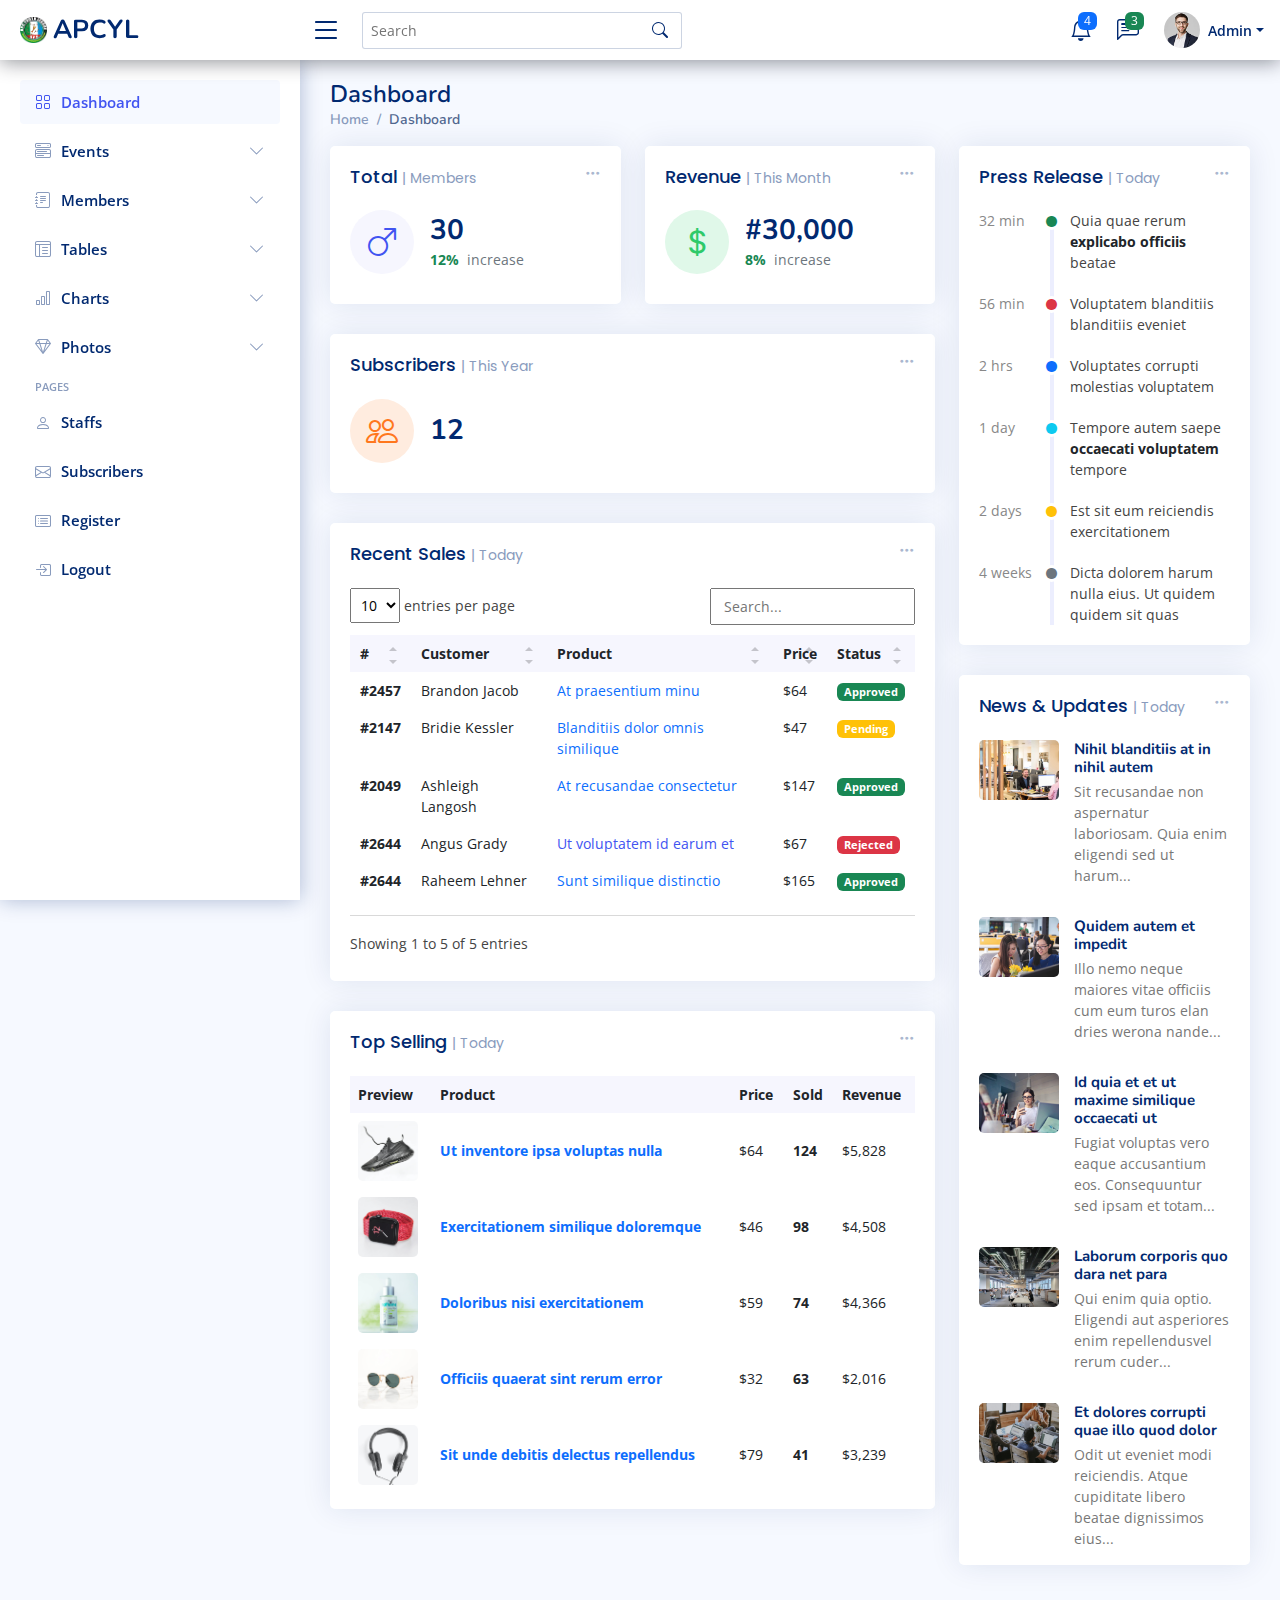
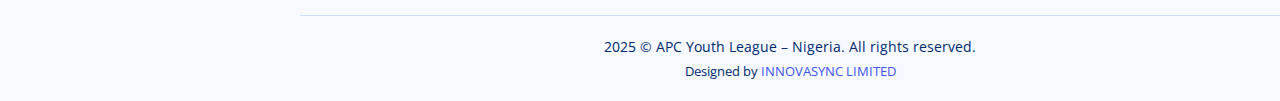
<file: Admin/index.html>
<!DOCTYPE html>
<html lang="en">

<head>
  <meta charset="utf-8">
  <meta content="width=device-width, initial-scale=1.0" name="viewport">

  <title>Admin Dashboard</title>
  <meta content="" name="description">
  <meta content="" name="keywords">

  <!-- Favicons -->
  <link href="assets/img/favicon.png" rel="icon">
  <link href="assets/img/apple-touch-icon.png" rel="apple-touch-icon">

  <!-- Google Fonts -->
  <link href="https://fonts.gstatic.com" rel="preconnect">
  <link href="https://fonts.googleapis.com/css?family=Open+Sans:300,300i,400,400i,600,600i,700,700i|Nunito:300,300i,400,400i,600,600i,700,700i|Poppins:300,300i,400,400i,500,500i,600,600i,700,700i" rel="stylesheet">

  <!-- Vendor CSS Files -->
  <link href="assets/vendor/bootstrap/css/bootstrap.min.css" rel="stylesheet">
  <link href="assets/vendor/bootstrap-icons/bootstrap-icons.css" rel="stylesheet">
  <link href="assets/vendor/boxicons/css/boxicons.min.css" rel="stylesheet">
  <link href="assets/vendor/quill/quill.snow.css" rel="stylesheet">
  <link href="assets/vendor/quill/quill.bubble.css" rel="stylesheet">
  <link href="assets/vendor/remixicon/remixicon.css" rel="stylesheet">
  <link href="assets/vendor/simple-datatables/style.css" rel="stylesheet">

  <!-- Template Main CSS File -->
  <link href="assets/css/style.css" rel="stylesheet">
</head>

<body>

  <!-- ======= Header ======= -->
  <header id="header" class="header fixed-top d-flex align-items-center">

    <div class="d-flex align-items-center justify-content-between">
      <a href="index.html" class="logo d-flex align-items-center">
        <img src="assets/img/logo.png" alt="">
        <span class="d-none d-lg-block">APCYL</span>
      </a>
      <i class="bi bi-list toggle-sidebar-btn"></i>
    </div><!-- End Logo -->

    <div class="search-bar">
      <form class="search-form d-flex align-items-center" method="POST" action="#">
        <input type="text" name="query" placeholder="Search" title="Enter search keyword">
        <button type="submit" title="Search"><i class="bi bi-search"></i></button>
      </form>
    </div><!-- End Search Bar -->

    <nav class="header-nav ms-auto">
      <ul class="d-flex align-items-center">

        <li class="nav-item d-block d-lg-none">
          <a class="nav-link nav-icon search-bar-toggle " href="#">
            <i class="bi bi-search"></i>
          </a>
        </li><!-- End Search Icon-->

        <li class="nav-item dropdown">

          <a class="nav-link nav-icon" href="#" data-bs-toggle="dropdown">
            <i class="bi bi-bell"></i>
            <span class="badge bg-primary badge-number">4</span>
          </a><!-- End Notification Icon -->

          <ul class="dropdown-menu dropdown-menu-end dropdown-menu-arrow notifications">
            <li class="dropdown-header">
              You have 4 new notifications
              <a href="#"><span class="badge rounded-pill bg-primary p-2 ms-2">View all</span></a>
            </li>
            <li>
              <hr class="dropdown-divider">
            </li>

            <li class="notification-item">
              <i class="bi bi-exclamation-circle text-warning"></i>
              <div>
                <h4>Lorem Ipsum</h4>
                <p>Quae dolorem earum veritatis oditseno</p>
                <p>30 min. ago</p>
              </div>
            </li>

            <li>
              <hr class="dropdown-divider">
            </li>

            <li class="notification-item">
              <i class="bi bi-x-circle text-danger"></i>
              <div>
                <h4>Atque rerum nesciunt</h4>
                <p>Quae dolorem earum veritatis oditseno</p>
                <p>1 hr. ago</p>
              </div>
            </li>

            <li>
              <hr class="dropdown-divider">
            </li>

            <li class="notification-item">
              <i class="bi bi-check-circle text-success"></i>
              <div>
                <h4>Sit rerum fuga</h4>
                <p>Quae dolorem earum veritatis oditseno</p>
                <p>2 hrs. ago</p>
              </div>
            </li>

            <li>
              <hr class="dropdown-divider">
            </li>

            <li class="notification-item">
              <i class="bi bi-info-circle text-primary"></i>
              <div>
                <h4>Dicta reprehenderit</h4>
                <p>Quae dolorem earum veritatis oditseno</p>
                <p>4 hrs. ago</p>
              </div>
            </li>

            <li>
              <hr class="dropdown-divider">
            </li>
            <li class="dropdown-footer">
              <a href="#">Show all notifications</a>
            </li>

          </ul><!-- End Notification Dropdown Items -->

        </li><!-- End Notification Nav -->

        <li class="nav-item dropdown">

          <a class="nav-link nav-icon" href="#" data-bs-toggle="dropdown">
            <i class="bi bi-chat-left-text"></i>
            <span class="badge bg-success badge-number">3</span>
          </a><!-- End Messages Icon -->

          <ul class="dropdown-menu dropdown-menu-end dropdown-menu-arrow messages">
            <li class="dropdown-header">
              You have 3 new messages
              <a href="#"><span class="badge rounded-pill bg-primary p-2 ms-2">View all</span></a>
            </li>
            <li>
              <hr class="dropdown-divider">
            </li>

            <li class="message-item">
              <a href="#">
                <img src="assets/img/messages-1.jpg" alt="" class="rounded-circle">
                <div>
                  <h4>Maria Hudson</h4>
                  <p>Velit asperiores et ducimus soluta repudiandae labore officia est ut...</p>
                  <p>4 hrs. ago</p>
                </div>
              </a>
            </li>
            <li>
              <hr class="dropdown-divider">
            </li>

            <li class="message-item">
              <a href="#">
                <img src="assets/img/messages-2.jpg" alt="" class="rounded-circle">
                <div>
                  <h4>Anna Nelson</h4>
                  <p>Velit asperiores et ducimus soluta repudiandae labore officia est ut...</p>
                  <p>6 hrs. ago</p>
                </div>
              </a>
            </li>
            <li>
              <hr class="dropdown-divider">
            </li>

            <li class="message-item">
              <a href="#">
                <img src="assets/img/messages-3.jpg" alt="" class="rounded-circle">
                <div>
                  <h4>David Muldon</h4>
                  <p>Velit asperiores et ducimus soluta repudiandae labore officia est ut...</p>
                  <p>8 hrs. ago</p>
                </div>
              </a>
            </li>
            <li>
              <hr class="dropdown-divider">
            </li>

            <li class="dropdown-footer">
              <a href="#">Show all messages</a>
            </li>

          </ul><!-- End Messages Dropdown Items -->

        </li><!-- End Messages Nav -->

        <li class="nav-item dropdown pe-3">

          <a class="nav-link nav-profile d-flex align-items-center pe-0" href="#" data-bs-toggle="dropdown">
            <img src="assets/img/profile-img.jpg" alt="Profile" class="rounded-circle">
            <span class="d-none d-md-block dropdown-toggle ps-2">Admin</span>
          </a><!-- End Profile Iamge Icon -->

          <ul class="dropdown-menu dropdown-menu-end dropdown-menu-arrow profile">
            <li class="dropdown-header">
              <h6>Admin</h6>
              <span>Web Designer</span>
            </li>
            <li>
              <hr class="dropdown-divider">
            </li>

            <li>
              <a class="dropdown-item d-flex align-items-center" href="users-profile.html">
                <i class="bi bi-person"></i>
                <span>My Profile</span>
              </a>
            </li>
            <li>
              <hr class="dropdown-divider">
            </li>

            <li>
              <a class="dropdown-item d-flex align-items-center" href="users-profile.html">
                <i class="bi bi-gear"></i>
                <span>Account Settings</span>
              </a>
            </li>
            <li>
              <hr class="dropdown-divider">
            </li>

            <li>
              <a class="dropdown-item d-flex align-items-center" href="pages-faq.html">
                <i class="bi bi-question-circle"></i>
                <span>Need Help?</span>
              </a>
            </li>
            <li>
              <hr class="dropdown-divider">
            </li>

            <li>
              <a class="dropdown-item d-flex align-items-center" href="#">
                <i class="bi bi-box-arrow-right"></i>
                <span>Sign Out</span>
              </a>
            </li>

          </ul><!-- End Profile Dropdown Items -->
        </li><!-- End Profile Nav -->

      </ul>
    </nav><!-- End Icons Navigation -->

  </header><!-- End Header -->

  <!-- ======= Sidebar ======= -->
  <aside id="sidebar" class="sidebar">

    <ul class="sidebar-nav" id="sidebar-nav">

      <li class="nav-item">
        <a class="nav-link " href="index.html">
          <i class="bi bi-grid"></i>
          <span>Dashboard</span>
        </a>
      </li><!-- End Dashboard Nav -->

      <li class="nav-item">
        <a class="nav-link collapsed" data-bs-target="#components-nav" data-bs-toggle="collapse" href="#">
          <i class="bi bi-menu-button-wide"></i><span>Events</span><i class="bi bi-chevron-down ms-auto"></i>
        </a>
        <ul id="components-nav" class="nav-content collapse " data-bs-parent="#sidebar-nav">
          <li>
            <a href="components-alerts.html">
              <i class="bi bi-circle"></i><span>Add Event</span>
            </a>
          </li>
          <li>
            <a href="components-accordion.html">
              <i class="bi bi-circle"></i><span>View Event</span>
            </a>
          </li>
          <li>
            <a href="components-badges.html">
              <i class="bi bi-circle"></i><span>Modify Event</span>
            </a>
          </li>
        </ul>
      </li><!-- End Components Nav -->

      <li class="nav-item">
        <a class="nav-link collapsed" data-bs-target="#forms-nav" data-bs-toggle="collapse" href="#">
          <i class="bi bi-journal-text"></i><span>Members</span><i class="bi bi-chevron-down ms-auto"></i>
        </a>
        <ul id="forms-nav" class="nav-content collapse " data-bs-parent="#sidebar-nav">
          <li>
            <a href="forms-elements.html">
              <i class="bi bi-circle"></i><span>View Members</span>
            </a>
          </li>
          <li>
            <a href="forms-layouts.html">
              <i class="bi bi-circle"></i><span>Add Members</span>
            </a>
          </li>
        </ul>
      </li><!-- End Forms Nav -->

      <li class="nav-item">
        <a class="nav-link collapsed" data-bs-target="#tables-nav" data-bs-toggle="collapse" href="#">
          <i class="bi bi-layout-text-window-reverse"></i><span>Tables</span><i class="bi bi-chevron-down ms-auto"></i>
        </a>
        <ul id="tables-nav" class="nav-content collapse " data-bs-parent="#sidebar-nav">
          <li>
            <a href="tables-general.html">
              <i class="bi bi-circle"></i><span>General Tables</span>
            </a>
          </li>
          <li>
            <a href="tables-data.html">
              <i class="bi bi-circle"></i><span>Data Tables</span>
            </a>
          </li>
        </ul>
      </li><!-- End Tables Nav -->

      <li class="nav-item">
        <a class="nav-link collapsed" data-bs-target="#charts-nav" data-bs-toggle="collapse" href="#">
          <i class="bi bi-bar-chart"></i><span>Charts</span><i class="bi bi-chevron-down ms-auto"></i>
        </a>
        <ul id="charts-nav" class="nav-content collapse " data-bs-parent="#sidebar-nav">
          <li>
            <a href="charts-chartjs.html">
              <i class="bi bi-circle"></i><span>Chart.js</span>
            </a>
          </li>
          <li>
            <a href="charts-apexcharts.html">
              <i class="bi bi-circle"></i><span>ApexCharts</span>
            </a>
          </li>
          <li>
            <a href="charts-echarts.html">
              <i class="bi bi-circle"></i><span>ECharts</span>
            </a>
          </li>
        </ul>
      </li><!-- End Charts Nav -->

      <li class="nav-item">
        <a class="nav-link collapsed" data-bs-target="#icons-nav" data-bs-toggle="collapse" href="#">
          <i class="bi bi-gem"></i><span>Photos</span><i class="bi bi-chevron-down ms-auto"></i>
        </a>
        <ul id="icons-nav" class="nav-content collapse " data-bs-parent="#sidebar-nav">
          <li>
            <a href="icons-remix.html">
              <i class="bi bi-circle"></i><span>Videos</span>
            </a>
          </li>
          <li>
            <a href="icons-boxicons.html">
              <i class="bi bi-circle"></i><span>Images</span>
            </a>
          </li>
        </ul>
      </li><!-- End Icons Nav -->

      <li class="nav-heading">Pages</li>

      <li class="nav-item">
        <a class="nav-link collapsed" href="users-profile.html">
          <i class="bi bi-person"></i>
          <span>Staffs</span>
        </a>
      </li><!-- End Profile Page Nav -->

      <li class="nav-item">
        <a class="nav-link collapsed" href="pages-contact.html">
          <i class="bi bi-envelope"></i>
          <span>Subscribers</span>
        </a>
      </li><!-- End Contact Page Nav -->

      <li class="nav-item">
        <a class="nav-link collapsed" href="pages-register.html">
          <i class="bi bi-card-list"></i>
          <span>Register</span>
        </a>
      </li><!-- End Register Page Nav -->

      <li class="nav-item">
        <a class="nav-link collapsed" href="pages-login.html">
          <i class="bi bi-box-arrow-in-right"></i>
          <span>Logout</span>
        </a>
      </li><!-- End Login Page Nav -->
    </ul>

  </aside><!-- End Sidebar-->

  <main id="main" class="main">

    <div class="pagetitle">
      <h1>Dashboard</h1>
      <nav>
        <ol class="breadcrumb">
          <li class="breadcrumb-item"><a href="index.html">Home</a></li>
          <li class="breadcrumb-item active">Dashboard</li>
        </ol>
      </nav>
    </div><!-- End Page Title -->

    <section class="section dashboard">
      <div class="row">

        <!-- Left side columns -->
        <div class="col-lg-8">
          <div class="row">

            <!-- Sales Card -->
            <div class="col-xxl-4 col-md-6">
              <div class="card info-card sales-card">

                <div class="filter">
                  <a class="icon" href="#" data-bs-toggle="dropdown"><i class="bi bi-three-dots"></i></a>
                  <ul class="dropdown-menu dropdown-menu-end dropdown-menu-arrow">
                    <li class="dropdown-header text-start">
                      <h6>Filter</h6>
                    </li>

                    <li><a class="dropdown-item" href="#">Today</a></li>
                    <li><a class="dropdown-item" href="#">This Month</a></li>
                    <li><a class="dropdown-item" href="#">This Year</a></li>
                  </ul>
                </div>

                <div class="card-body">
                  <h5 class="card-title">Total <span>| Members</span></h5>

                  <div class="d-flex align-items-center">
                    <div class="card-icon rounded-circle d-flex align-items-center justify-content-center">
                      <i class="bi bi-gender-male"></i>
                    </div>
                    <div class="ps-3">
                      <h6>30</h6>
                      <span class="text-success small pt-1 fw-bold">12%</span> <span class="text-muted small pt-2 ps-1">increase</span>

                    </div>
                  </div>
                </div>

              </div>
            </div><!-- End Sales Card -->

            <!-- Revenue Card -->
            <div class="col-xxl-4 col-md-6">
              <div class="card info-card revenue-card">

                <div class="filter">
                  <a class="icon" href="#" data-bs-toggle="dropdown"><i class="bi bi-three-dots"></i></a>
                  <ul class="dropdown-menu dropdown-menu-end dropdown-menu-arrow">
                    <li class="dropdown-header text-start">
                      <h6>Filter</h6>
                    </li>

                    <li><a class="dropdown-item" href="#">Today</a></li>
                    <li><a class="dropdown-item" href="#">This Month</a></li>
                    <li><a class="dropdown-item" href="#">This Year</a></li>
                  </ul>
                </div>

                <div class="card-body">
                  <h5 class="card-title">Revenue <span>| This Month</span></h5>

                  <div class="d-flex align-items-center">
                    <div class="card-icon rounded-circle d-flex align-items-center justify-content-center">
                      <i class="bi bi-currency-dollar"></i>
                    </div>
                    <div class="ps-3">
                      <h6>#30,000</h6>
                      <span class="text-success small pt-1 fw-bold">8%</span> <span class="text-muted small pt-2 ps-1">increase</span>

                    </div>
                  </div>
                </div>

              </div>
            </div><!-- End Revenue Card -->

            <!-- Customers Card -->
            <div class="col-xxl-4 col-xl-12">

              <div class="card info-card customers-card">

                <div class="filter">
                  <a class="icon" href="#" data-bs-toggle="dropdown"><i class="bi bi-three-dots"></i></a>
                  <ul class="dropdown-menu dropdown-menu-end dropdown-menu-arrow">
                    <li class="dropdown-header text-start">
                      <h6>Filter</h6>
                    </li>

                    <li><a class="dropdown-item" href="#">Today</a></li>
                    <li><a class="dropdown-item" href="#">This Month</a></li>
                    <li><a class="dropdown-item" href="#">This Year</a></li>
                  </ul>
                </div>

                <div class="card-body">
                  <h5 class="card-title">Subscribers <span>| This Year</span></h5>

                  <div class="d-flex align-items-center">
                    <div class="card-icon rounded-circle d-flex align-items-center justify-content-center">
                      <i class="bi bi-people"></i>
                    </div>
                    <div class="ps-3">
                      <h6>12</h6>
                      <!-- <span class="text-danger small pt-1 fw-bold">12%</span> <span class="text-muted small pt-2 ps-1">decrease</span> -->

                    </div>
                  </div>

                </div>
              </div>

            </div><!-- End Customers Card -->

            <!-- Recent Sales -->
            <div class="col-12">
              <div class="card recent-sales overflow-auto">

                <div class="filter">
                  <a class="icon" href="#" data-bs-toggle="dropdown"><i class="bi bi-three-dots"></i></a>
                  <ul class="dropdown-menu dropdown-menu-end dropdown-menu-arrow">
                    <li class="dropdown-header text-start">
                      <h6>Filter</h6>
                    </li>

                    <li><a class="dropdown-item" href="#">Today</a></li>
                    <li><a class="dropdown-item" href="#">This Month</a></li>
                    <li><a class="dropdown-item" href="#">This Year</a></li>
                  </ul>
                </div>

                <div class="card-body">
                  <h5 class="card-title">Recent Sales <span>| Today</span></h5>

                  <table class="table table-borderless datatable">
                    <thead>
                      <tr>
                        <th scope="col">#</th>
                        <th scope="col">Customer</th>
                        <th scope="col">Product</th>
                        <th scope="col">Price</th>
                        <th scope="col">Status</th>
                      </tr>
                    </thead>
                    <tbody>
                      <tr>
                        <th scope="row"><a href="#">#2457</a></th>
                        <td>Brandon Jacob</td>
                        <td><a href="#" class="text-primary">At praesentium minu</a></td>
                        <td>$64</td>
                        <td><span class="badge bg-success">Approved</span></td>
                      </tr>
                      <tr>
                        <th scope="row"><a href="#">#2147</a></th>
                        <td>Bridie Kessler</td>
                        <td><a href="#" class="text-primary">Blanditiis dolor omnis similique</a></td>
                        <td>$47</td>
                        <td><span class="badge bg-warning">Pending</span></td>
                      </tr>
                      <tr>
                        <th scope="row"><a href="#">#2049</a></th>
                        <td>Ashleigh Langosh</td>
                        <td><a href="#" class="text-primary">At recusandae consectetur</a></td>
                        <td>$147</td>
                        <td><span class="badge bg-success">Approved</span></td>
                      </tr>
                      <tr>
                        <th scope="row"><a href="#">#2644</a></th>
                        <td>Angus Grady</td>
                        <td><a href="#" class="text-primar">Ut voluptatem id earum et</a></td>
                        <td>$67</td>
                        <td><span class="badge bg-danger">Rejected</span></td>
                      </tr>
                      <tr>
                        <th scope="row"><a href="#">#2644</a></th>
                        <td>Raheem Lehner</td>
                        <td><a href="#" class="text-primary">Sunt similique distinctio</a></td>
                        <td>$165</td>
                        <td><span class="badge bg-success">Approved</span></td>
                      </tr>
                    </tbody>
                  </table>

                </div>

              </div>
            </div><!-- End Recent Sales -->

            <!-- Top Selling -->
            <div class="col-12">
              <div class="card top-selling overflow-auto">

                <div class="filter">
                  <a class="icon" href="#" data-bs-toggle="dropdown"><i class="bi bi-three-dots"></i></a>
                  <ul class="dropdown-menu dropdown-menu-end dropdown-menu-arrow">
                    <li class="dropdown-header text-start">
                      <h6>Filter</h6>
                    </li>

                    <li><a class="dropdown-item" href="#">Today</a></li>
                    <li><a class="dropdown-item" href="#">This Month</a></li>
                    <li><a class="dropdown-item" href="#">This Year</a></li>
                  </ul>
                </div>

                <div class="card-body pb-0">
                  <h5 class="card-title">Top Selling <span>| Today</span></h5>

                  <table class="table table-borderless">
                    <thead>
                      <tr>
                        <th scope="col">Preview</th>
                        <th scope="col">Product</th>
                        <th scope="col">Price</th>
                        <th scope="col">Sold</th>
                        <th scope="col">Revenue</th>
                      </tr>
                    </thead>
                    <tbody>
                      <tr>
                        <th scope="row"><a href="#"><img src="assets/img/product-1.jpg" alt=""></a></th>
                        <td><a href="#" class="text-primary fw-bold">Ut inventore ipsa voluptas nulla</a></td>
                        <td>$64</td>
                        <td class="fw-bold">124</td>
                        <td>$5,828</td>
                      </tr>
                      <tr>
                        <th scope="row"><a href="#"><img src="assets/img/product-2.jpg" alt=""></a></th>
                        <td><a href="#" class="text-primary fw-bold">Exercitationem similique doloremque</a></td>
                        <td>$46</td>
                        <td class="fw-bold">98</td>
                        <td>$4,508</td>
                      </tr>
                      <tr>
                        <th scope="row"><a href="#"><img src="assets/img/product-3.jpg" alt=""></a></th>
                        <td><a href="#" class="text-primary fw-bold">Doloribus nisi exercitationem</a></td>
                        <td>$59</td>
                        <td class="fw-bold">74</td>
                        <td>$4,366</td>
                      </tr>
                      <tr>
                        <th scope="row"><a href="#"><img src="assets/img/product-4.jpg" alt=""></a></th>
                        <td><a href="#" class="text-primary fw-bold">Officiis quaerat sint rerum error</a></td>
                        <td>$32</td>
                        <td class="fw-bold">63</td>
                        <td>$2,016</td>
                      </tr>
                      <tr>
                        <th scope="row"><a href="#"><img src="assets/img/product-5.jpg" alt=""></a></th>
                        <td><a href="#" class="text-primary fw-bold">Sit unde debitis delectus repellendus</a></td>
                        <td>$79</td>
                        <td class="fw-bold">41</td>
                        <td>$3,239</td>
                      </tr>
                    </tbody>
                  </table>

                </div>

              </div>
            </div><!-- End Top Selling -->

          </div>
        </div><!-- End Left side columns -->

        <!-- Right side columns -->
        <div class="col-lg-4">

          <!-- Recent Activity -->
          <div class="card">
            <div class="filter">
              <a class="icon" href="#" data-bs-toggle="dropdown"><i class="bi bi-three-dots"></i></a>
              <ul class="dropdown-menu dropdown-menu-end dropdown-menu-arrow">
                <li class="dropdown-header text-start">
                  <h6>Filter</h6>
                </li>

                <li><a class="dropdown-item" href="#">Today</a></li>
                <li><a class="dropdown-item" href="#">This Month</a></li>
                <li><a class="dropdown-item" href="#">This Year</a></li>
              </ul>
            </div>

            <div class="card-body">
              <h5 class="card-title">Press Release <span>| Today</span></h5>

              <div class="activity">

                <div class="activity-item d-flex">
                  <div class="activite-label">32 min</div>
                  <i class='bi bi-circle-fill activity-badge text-success align-self-start'></i>
                  <div class="activity-content">
                    Quia quae rerum <a href="#" class="fw-bold text-dark">explicabo officiis</a> beatae
                  </div>
                </div><!-- End activity item-->

                <div class="activity-item d-flex">
                  <div class="activite-label">56 min</div>
                  <i class='bi bi-circle-fill activity-badge text-danger align-self-start'></i>
                  <div class="activity-content">
                    Voluptatem blanditiis blanditiis eveniet
                  </div>
                </div><!-- End activity item-->

                <div class="activity-item d-flex">
                  <div class="activite-label">2 hrs</div>
                  <i class='bi bi-circle-fill activity-badge text-primary align-self-start'></i>
                  <div class="activity-content">
                    Voluptates corrupti molestias voluptatem
                  </div>
                </div><!-- End activity item-->

                <div class="activity-item d-flex">
                  <div class="activite-label">1 day</div>
                  <i class='bi bi-circle-fill activity-badge text-info align-self-start'></i>
                  <div class="activity-content">
                    Tempore autem saepe <a href="#" class="fw-bold text-dark">occaecati voluptatem</a> tempore
                  </div>
                </div><!-- End activity item-->

                <div class="activity-item d-flex">
                  <div class="activite-label">2 days</div>
                  <i class='bi bi-circle-fill activity-badge text-warning align-self-start'></i>
                  <div class="activity-content">
                    Est sit eum reiciendis exercitationem
                  </div>
                </div><!-- End activity item-->

                <div class="activity-item d-flex">
                  <div class="activite-label">4 weeks</div>
                  <i class='bi bi-circle-fill activity-badge text-muted align-self-start'></i>
                  <div class="activity-content">
                    Dicta dolorem harum nulla eius. Ut quidem quidem sit quas
                  </div>
                </div><!-- End activity item-->

              </div>

            </div>
          </div><!-- End Recent Activity -->

          <!-- News & Updates Traffic -->
          <div class="card">
            <div class="filter">
              <a class="icon" href="#" data-bs-toggle="dropdown"><i class="bi bi-three-dots"></i></a>
              <ul class="dropdown-menu dropdown-menu-end dropdown-menu-arrow">
                <li class="dropdown-header text-start">
                  <h6>Filter</h6>
                </li>

                <li><a class="dropdown-item" href="#">Today</a></li>
                <li><a class="dropdown-item" href="#">This Month</a></li>
                <li><a class="dropdown-item" href="#">This Year</a></li>
              </ul>
            </div>

            <div class="card-body pb-0">
              <h5 class="card-title">News &amp; Updates <span>| Today</span></h5>

              <div class="news">
                <div class="post-item clearfix">
                  <img src="assets/img/news-1.jpg" alt="">
                  <h4><a href="#">Nihil blanditiis at in nihil autem</a></h4>
                  <p>Sit recusandae non aspernatur laboriosam. Quia enim eligendi sed ut harum...</p>
                </div>

                <div class="post-item clearfix">
                  <img src="assets/img/news-2.jpg" alt="">
                  <h4><a href="#">Quidem autem et impedit</a></h4>
                  <p>Illo nemo neque maiores vitae officiis cum eum turos elan dries werona nande...</p>
                </div>

                <div class="post-item clearfix">
                  <img src="assets/img/news-3.jpg" alt="">
                  <h4><a href="#">Id quia et et ut maxime similique occaecati ut</a></h4>
                  <p>Fugiat voluptas vero eaque accusantium eos. Consequuntur sed ipsam et totam...</p>
                </div>

                <div class="post-item clearfix">
                  <img src="assets/img/news-4.jpg" alt="">
                  <h4><a href="#">Laborum corporis quo dara net para</a></h4>
                  <p>Qui enim quia optio. Eligendi aut asperiores enim repellendusvel rerum cuder...</p>
                </div>

                <div class="post-item clearfix">
                  <img src="assets/img/news-5.jpg" alt="">
                  <h4><a href="#">Et dolores corrupti quae illo quod dolor</a></h4>
                  <p>Odit ut eveniet modi reiciendis. Atque cupiditate libero beatae dignissimos eius...</p>
                </div>

              </div><!-- End sidebar recent posts-->

            </div>
          </div><!-- End News & Updates -->

        </div><!-- End Right side columns -->

      </div>
    </section>

  </main><!-- End #main -->

  <!-- ======= Footer ======= -->
  <footer id="footer" class="footer">
    <div class="copyright">2025
      &copy; APC Youth League – Nigeria. All rights reserved.
    </div>
    <div class="credits">
      Designed by <a href="https://innovasync.tech">INNOVASYNC LIMITED</a>
    </div>
  </footer><!-- End Footer -->

  <a href="#" class="back-to-top d-flex align-items-center justify-content-center"><i class="bi bi-arrow-up-short"></i></a>

  <!-- Vendor JS Files -->
  <script src="assets/vendor/apexcharts/apexcharts.min.js"></script>
  <script src="assets/vendor/bootstrap/js/bootstrap.bundle.min.js"></script>
  <script src="assets/vendor/chart.js/chart.umd.js"></script>
  <script src="assets/vendor/echarts/echarts.min.js"></script>
  <script src="assets/vendor/quill/quill.min.js"></script>
  <script src="assets/vendor/simple-datatables/simple-datatables.js"></script>
  <script src="assets/vendor/tinymce/tinymce.min.js"></script>
  <script src="assets/vendor/php-email-form/validate.js"></script>

  <!-- Template Main JS File -->
  <script src="assets/js/main.js"></script>

</body>

</html>
</file>
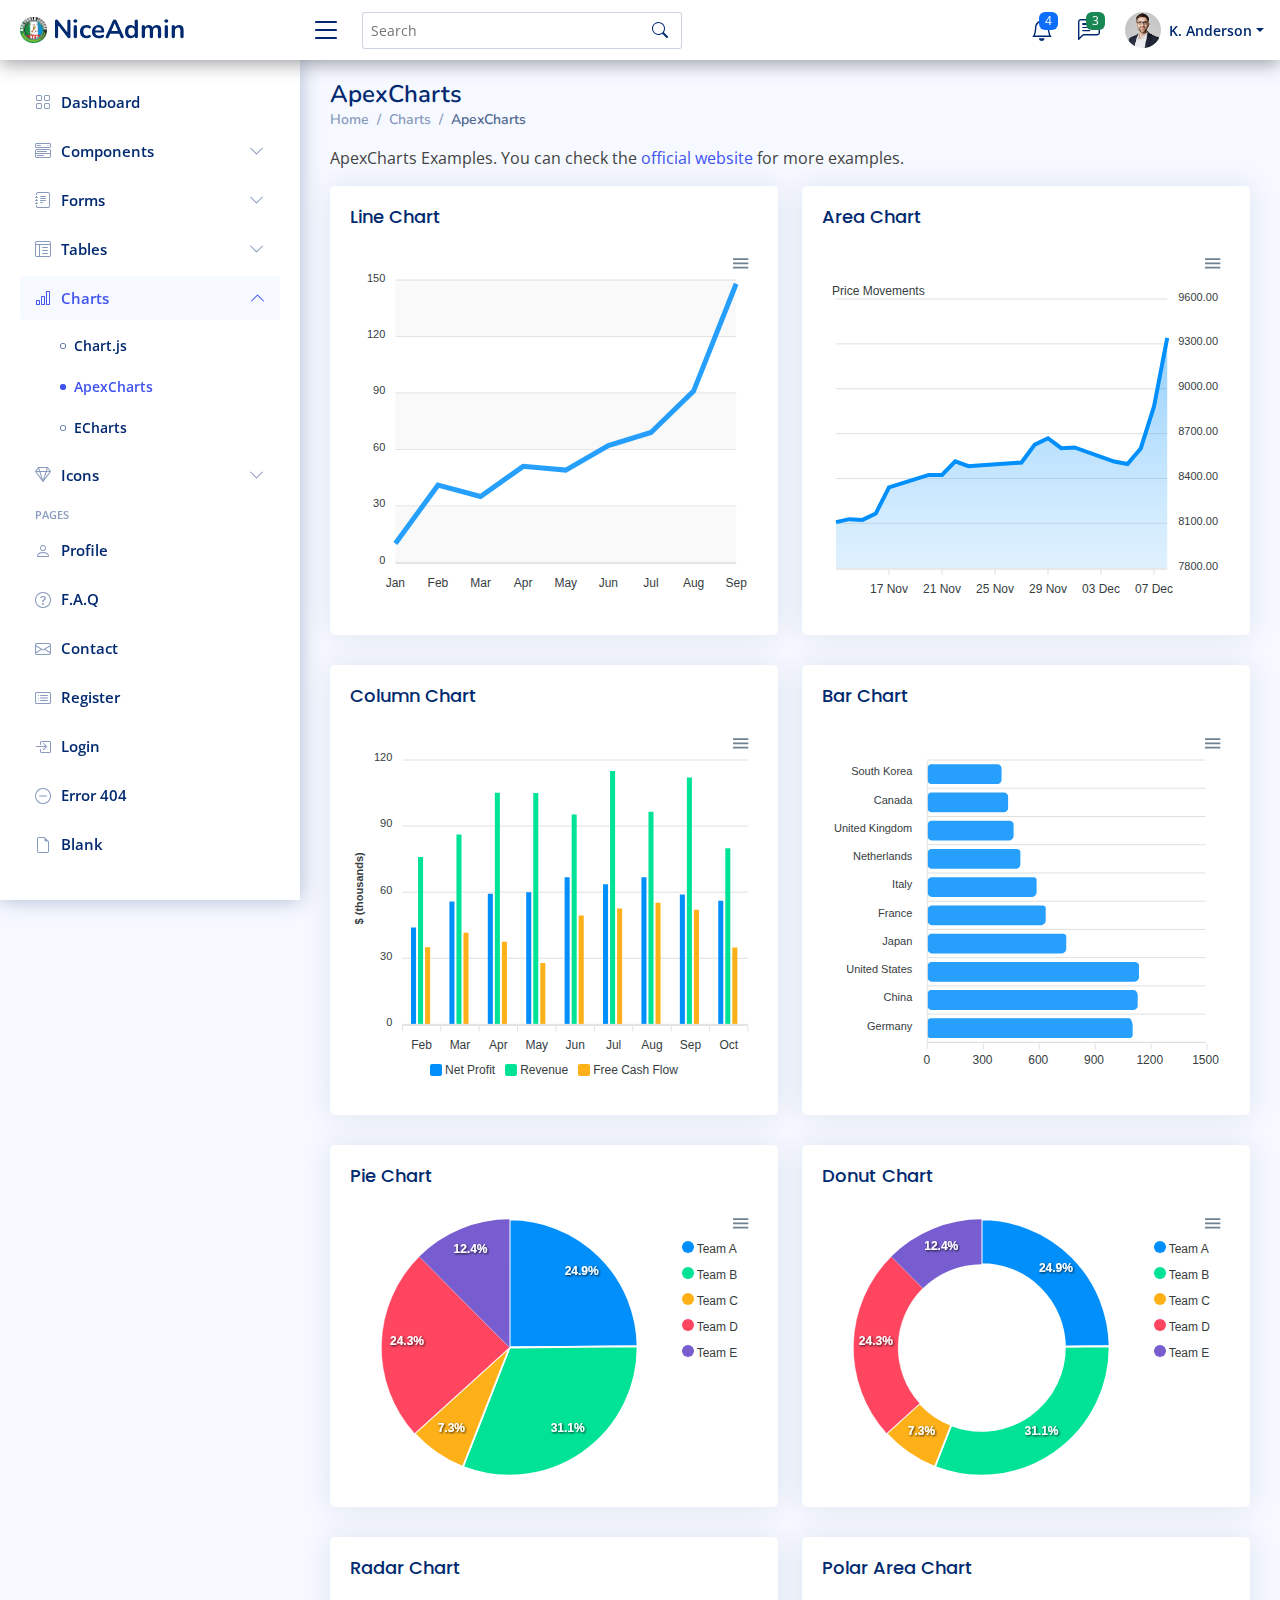
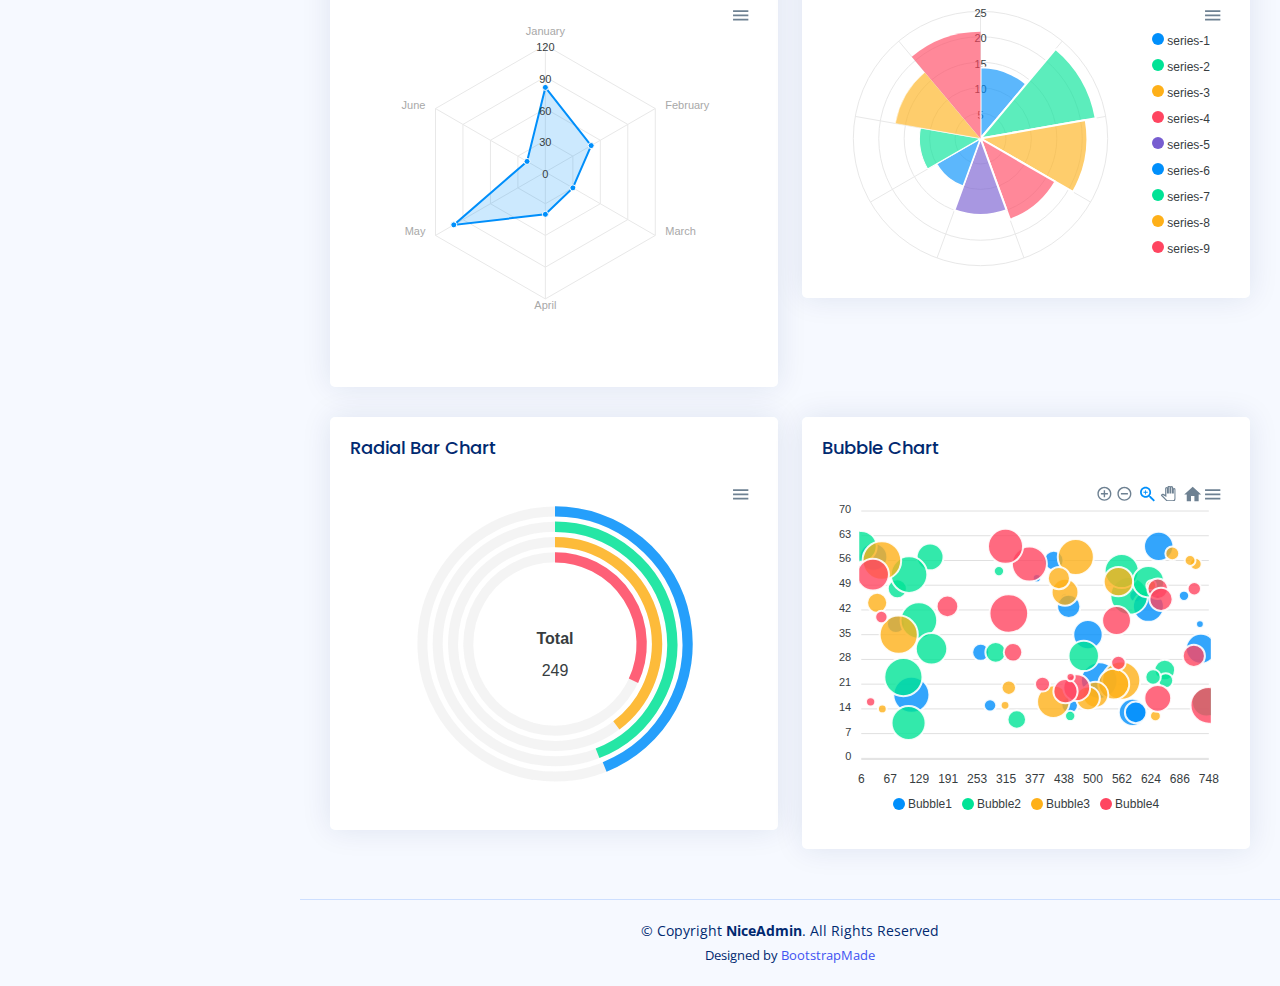
<file: Admin/charts-apexcharts.html>
<!DOCTYPE html>
<html lang="en">

<head>
  <meta charset="utf-8">
  <meta content="width=device-width, initial-scale=1.0" name="viewport">

  <title>Charts / ApexCharts - NiceAdmin Bootstrap Template</title>
  <meta content="" name="description">
  <meta content="" name="keywords">

  <!-- Favicons -->
  <link href="assets/img/favicon.png" rel="icon">
  <link href="assets/img/apple-touch-icon.png" rel="apple-touch-icon">

  <!-- Google Fonts -->
  <link href="https://fonts.gstatic.com" rel="preconnect">
  <link href="https://fonts.googleapis.com/css?family=Open+Sans:300,300i,400,400i,600,600i,700,700i|Nunito:300,300i,400,400i,600,600i,700,700i|Poppins:300,300i,400,400i,500,500i,600,600i,700,700i" rel="stylesheet">

  <!-- Vendor CSS Files -->
  <link href="assets/vendor/bootstrap/css/bootstrap.min.css" rel="stylesheet">
  <link href="assets/vendor/bootstrap-icons/bootstrap-icons.css" rel="stylesheet">
  <link href="assets/vendor/boxicons/css/boxicons.min.css" rel="stylesheet">
  <link href="assets/vendor/quill/quill.snow.css" rel="stylesheet">
  <link href="assets/vendor/quill/quill.bubble.css" rel="stylesheet">
  <link href="assets/vendor/remixicon/remixicon.css" rel="stylesheet">
  <link href="assets/vendor/simple-datatables/style.css" rel="stylesheet">

  <!-- Template Main CSS File -->
  <link href="assets/css/style.css" rel="stylesheet">

  <!-- =======================================================
  * Template Name: NiceAdmin - v2.5.0
  * Template URL: https://bootstrapmade.com/nice-admin-bootstrap-admin-html-template/
  * Author: BootstrapMade.com
  * License: https://bootstrapmade.com/license/
  ======================================================== -->
</head>

<body>

  <!-- ======= Header ======= -->
  <header id="header" class="header fixed-top d-flex align-items-center">

    <div class="d-flex align-items-center justify-content-between">
      <a href="index.html" class="logo d-flex align-items-center">
        <img src="assets/img/logo.png" alt="">
        <span class="d-none d-lg-block">NiceAdmin</span>
      </a>
      <i class="bi bi-list toggle-sidebar-btn"></i>
    </div><!-- End Logo -->

    <div class="search-bar">
      <form class="search-form d-flex align-items-center" method="POST" action="#">
        <input type="text" name="query" placeholder="Search" title="Enter search keyword">
        <button type="submit" title="Search"><i class="bi bi-search"></i></button>
      </form>
    </div><!-- End Search Bar -->

    <nav class="header-nav ms-auto">
      <ul class="d-flex align-items-center">

        <li class="nav-item d-block d-lg-none">
          <a class="nav-link nav-icon search-bar-toggle " href="#">
            <i class="bi bi-search"></i>
          </a>
        </li><!-- End Search Icon-->

        <li class="nav-item dropdown">

          <a class="nav-link nav-icon" href="#" data-bs-toggle="dropdown">
            <i class="bi bi-bell"></i>
            <span class="badge bg-primary badge-number">4</span>
          </a><!-- End Notification Icon -->

          <ul class="dropdown-menu dropdown-menu-end dropdown-menu-arrow notifications">
            <li class="dropdown-header">
              You have 4 new notifications
              <a href="#"><span class="badge rounded-pill bg-primary p-2 ms-2">View all</span></a>
            </li>
            <li>
              <hr class="dropdown-divider">
            </li>

            <li class="notification-item">
              <i class="bi bi-exclamation-circle text-warning"></i>
              <div>
                <h4>Lorem Ipsum</h4>
                <p>Quae dolorem earum veritatis oditseno</p>
                <p>30 min. ago</p>
              </div>
            </li>

            <li>
              <hr class="dropdown-divider">
            </li>

            <li class="notification-item">
              <i class="bi bi-x-circle text-danger"></i>
              <div>
                <h4>Atque rerum nesciunt</h4>
                <p>Quae dolorem earum veritatis oditseno</p>
                <p>1 hr. ago</p>
              </div>
            </li>

            <li>
              <hr class="dropdown-divider">
            </li>

            <li class="notification-item">
              <i class="bi bi-check-circle text-success"></i>
              <div>
                <h4>Sit rerum fuga</h4>
                <p>Quae dolorem earum veritatis oditseno</p>
                <p>2 hrs. ago</p>
              </div>
            </li>

            <li>
              <hr class="dropdown-divider">
            </li>

            <li class="notification-item">
              <i class="bi bi-info-circle text-primary"></i>
              <div>
                <h4>Dicta reprehenderit</h4>
                <p>Quae dolorem earum veritatis oditseno</p>
                <p>4 hrs. ago</p>
              </div>
            </li>

            <li>
              <hr class="dropdown-divider">
            </li>
            <li class="dropdown-footer">
              <a href="#">Show all notifications</a>
            </li>

          </ul><!-- End Notification Dropdown Items -->

        </li><!-- End Notification Nav -->

        <li class="nav-item dropdown">

          <a class="nav-link nav-icon" href="#" data-bs-toggle="dropdown">
            <i class="bi bi-chat-left-text"></i>
            <span class="badge bg-success badge-number">3</span>
          </a><!-- End Messages Icon -->

          <ul class="dropdown-menu dropdown-menu-end dropdown-menu-arrow messages">
            <li class="dropdown-header">
              You have 3 new messages
              <a href="#"><span class="badge rounded-pill bg-primary p-2 ms-2">View all</span></a>
            </li>
            <li>
              <hr class="dropdown-divider">
            </li>

            <li class="message-item">
              <a href="#">
                <img src="assets/img/messages-1.jpg" alt="" class="rounded-circle">
                <div>
                  <h4>Maria Hudson</h4>
                  <p>Velit asperiores et ducimus soluta repudiandae labore officia est ut...</p>
                  <p>4 hrs. ago</p>
                </div>
              </a>
            </li>
            <li>
              <hr class="dropdown-divider">
            </li>

            <li class="message-item">
              <a href="#">
                <img src="assets/img/messages-2.jpg" alt="" class="rounded-circle">
                <div>
                  <h4>Anna Nelson</h4>
                  <p>Velit asperiores et ducimus soluta repudiandae labore officia est ut...</p>
                  <p>6 hrs. ago</p>
                </div>
              </a>
            </li>
            <li>
              <hr class="dropdown-divider">
            </li>

            <li class="message-item">
              <a href="#">
                <img src="assets/img/messages-3.jpg" alt="" class="rounded-circle">
                <div>
                  <h4>David Muldon</h4>
                  <p>Velit asperiores et ducimus soluta repudiandae labore officia est ut...</p>
                  <p>8 hrs. ago</p>
                </div>
              </a>
            </li>
            <li>
              <hr class="dropdown-divider">
            </li>

            <li class="dropdown-footer">
              <a href="#">Show all messages</a>
            </li>

          </ul><!-- End Messages Dropdown Items -->

        </li><!-- End Messages Nav -->

        <li class="nav-item dropdown pe-3">

          <a class="nav-link nav-profile d-flex align-items-center pe-0" href="#" data-bs-toggle="dropdown">
            <img src="assets/img/profile-img.jpg" alt="Profile" class="rounded-circle">
            <span class="d-none d-md-block dropdown-toggle ps-2">K. Anderson</span>
          </a><!-- End Profile Iamge Icon -->

          <ul class="dropdown-menu dropdown-menu-end dropdown-menu-arrow profile">
            <li class="dropdown-header">
              <h6>Kevin Anderson</h6>
              <span>Web Designer</span>
            </li>
            <li>
              <hr class="dropdown-divider">
            </li>

            <li>
              <a class="dropdown-item d-flex align-items-center" href="users-profile.html">
                <i class="bi bi-person"></i>
                <span>My Profile</span>
              </a>
            </li>
            <li>
              <hr class="dropdown-divider">
            </li>

            <li>
              <a class="dropdown-item d-flex align-items-center" href="users-profile.html">
                <i class="bi bi-gear"></i>
                <span>Account Settings</span>
              </a>
            </li>
            <li>
              <hr class="dropdown-divider">
            </li>

            <li>
              <a class="dropdown-item d-flex align-items-center" href="pages-faq.html">
                <i class="bi bi-question-circle"></i>
                <span>Need Help?</span>
              </a>
            </li>
            <li>
              <hr class="dropdown-divider">
            </li>

            <li>
              <a class="dropdown-item d-flex align-items-center" href="#">
                <i class="bi bi-box-arrow-right"></i>
                <span>Sign Out</span>
              </a>
            </li>

          </ul><!-- End Profile Dropdown Items -->
        </li><!-- End Profile Nav -->

      </ul>
    </nav><!-- End Icons Navigation -->

  </header><!-- End Header -->

  <!-- ======= Sidebar ======= -->
  <aside id="sidebar" class="sidebar">

    <ul class="sidebar-nav" id="sidebar-nav">

      <li class="nav-item">
        <a class="nav-link collapsed" href="index.html">
          <i class="bi bi-grid"></i>
          <span>Dashboard</span>
        </a>
      </li><!-- End Dashboard Nav -->

      <li class="nav-item">
        <a class="nav-link collapsed" data-bs-target="#components-nav" data-bs-toggle="collapse" href="#">
          <i class="bi bi-menu-button-wide"></i><span>Components</span><i class="bi bi-chevron-down ms-auto"></i>
        </a>
        <ul id="components-nav" class="nav-content collapse " data-bs-parent="#sidebar-nav">
          <li>
            <a href="components-alerts.html">
              <i class="bi bi-circle"></i><span>Alerts</span>
            </a>
          </li>
          <li>
            <a href="components-accordion.html">
              <i class="bi bi-circle"></i><span>Accordion</span>
            </a>
          </li>
          <li>
            <a href="components-badges.html">
              <i class="bi bi-circle"></i><span>Badges</span>
            </a>
          </li>
          <li>
            <a href="components-breadcrumbs.html">
              <i class="bi bi-circle"></i><span>Breadcrumbs</span>
            </a>
          </li>
          <li>
            <a href="components-buttons.html">
              <i class="bi bi-circle"></i><span>Buttons</span>
            </a>
          </li>
          <li>
            <a href="components-cards.html">
              <i class="bi bi-circle"></i><span>Cards</span>
            </a>
          </li>
          <li>
            <a href="components-carousel.html">
              <i class="bi bi-circle"></i><span>Carousel</span>
            </a>
          </li>
          <li>
            <a href="components-list-group.html">
              <i class="bi bi-circle"></i><span>List group</span>
            </a>
          </li>
          <li>
            <a href="components-modal.html">
              <i class="bi bi-circle"></i><span>Modal</span>
            </a>
          </li>
          <li>
            <a href="components-tabs.html">
              <i class="bi bi-circle"></i><span>Tabs</span>
            </a>
          </li>
          <li>
            <a href="components-pagination.html">
              <i class="bi bi-circle"></i><span>Pagination</span>
            </a>
          </li>
          <li>
            <a href="components-progress.html">
              <i class="bi bi-circle"></i><span>Progress</span>
            </a>
          </li>
          <li>
            <a href="components-spinners.html">
              <i class="bi bi-circle"></i><span>Spinners</span>
            </a>
          </li>
          <li>
            <a href="components-tooltips.html">
              <i class="bi bi-circle"></i><span>Tooltips</span>
            </a>
          </li>
        </ul>
      </li><!-- End Components Nav -->

      <li class="nav-item">
        <a class="nav-link collapsed" data-bs-target="#forms-nav" data-bs-toggle="collapse" href="#">
          <i class="bi bi-journal-text"></i><span>Forms</span><i class="bi bi-chevron-down ms-auto"></i>
        </a>
        <ul id="forms-nav" class="nav-content collapse " data-bs-parent="#sidebar-nav">
          <li>
            <a href="forms-elements.html">
              <i class="bi bi-circle"></i><span>Form Elements</span>
            </a>
          </li>
          <li>
            <a href="forms-layouts.html">
              <i class="bi bi-circle"></i><span>Form Layouts</span>
            </a>
          </li>
          <li>
            <a href="forms-editors.html">
              <i class="bi bi-circle"></i><span>Form Editors</span>
            </a>
          </li>
          <li>
            <a href="forms-validation.html">
              <i class="bi bi-circle"></i><span>Form Validation</span>
            </a>
          </li>
        </ul>
      </li><!-- End Forms Nav -->

      <li class="nav-item">
        <a class="nav-link collapsed" data-bs-target="#tables-nav" data-bs-toggle="collapse" href="#">
          <i class="bi bi-layout-text-window-reverse"></i><span>Tables</span><i class="bi bi-chevron-down ms-auto"></i>
        </a>
        <ul id="tables-nav" class="nav-content collapse " data-bs-parent="#sidebar-nav">
          <li>
            <a href="tables-general.html">
              <i class="bi bi-circle"></i><span>General Tables</span>
            </a>
          </li>
          <li>
            <a href="tables-data.html">
              <i class="bi bi-circle"></i><span>Data Tables</span>
            </a>
          </li>
        </ul>
      </li><!-- End Tables Nav -->

      <li class="nav-item">
        <a class="nav-link " data-bs-target="#charts-nav" data-bs-toggle="collapse" href="#">
          <i class="bi bi-bar-chart"></i><span>Charts</span><i class="bi bi-chevron-down ms-auto"></i>
        </a>
        <ul id="charts-nav" class="nav-content collapse show" data-bs-parent="#sidebar-nav">
          <li>
            <a href="charts-chartjs.html">
              <i class="bi bi-circle"></i><span>Chart.js</span>
            </a>
          </li>
          <li>
            <a href="charts-apexcharts.html" class="active">
              <i class="bi bi-circle"></i><span>ApexCharts</span>
            </a>
          </li>
          <li>
            <a href="charts-echarts.html">
              <i class="bi bi-circle"></i><span>ECharts</span>
            </a>
          </li>
        </ul>
      </li><!-- End Charts Nav -->

      <li class="nav-item">
        <a class="nav-link collapsed" data-bs-target="#icons-nav" data-bs-toggle="collapse" href="#">
          <i class="bi bi-gem"></i><span>Icons</span><i class="bi bi-chevron-down ms-auto"></i>
        </a>
        <ul id="icons-nav" class="nav-content collapse " data-bs-parent="#sidebar-nav">
          <li>
            <a href="icons-bootstrap.html">
              <i class="bi bi-circle"></i><span>Bootstrap Icons</span>
            </a>
          </li>
          <li>
            <a href="icons-remix.html">
              <i class="bi bi-circle"></i><span>Remix Icons</span>
            </a>
          </li>
          <li>
            <a href="icons-boxicons.html">
              <i class="bi bi-circle"></i><span>Boxicons</span>
            </a>
          </li>
        </ul>
      </li><!-- End Icons Nav -->

      <li class="nav-heading">Pages</li>

      <li class="nav-item">
        <a class="nav-link collapsed" href="users-profile.html">
          <i class="bi bi-person"></i>
          <span>Profile</span>
        </a>
      </li><!-- End Profile Page Nav -->

      <li class="nav-item">
        <a class="nav-link collapsed" href="pages-faq.html">
          <i class="bi bi-question-circle"></i>
          <span>F.A.Q</span>
        </a>
      </li><!-- End F.A.Q Page Nav -->

      <li class="nav-item">
        <a class="nav-link collapsed" href="pages-contact.html">
          <i class="bi bi-envelope"></i>
          <span>Contact</span>
        </a>
      </li><!-- End Contact Page Nav -->

      <li class="nav-item">
        <a class="nav-link collapsed" href="pages-register.html">
          <i class="bi bi-card-list"></i>
          <span>Register</span>
        </a>
      </li><!-- End Register Page Nav -->

      <li class="nav-item">
        <a class="nav-link collapsed" href="pages-login.html">
          <i class="bi bi-box-arrow-in-right"></i>
          <span>Login</span>
        </a>
      </li><!-- End Login Page Nav -->

      <li class="nav-item">
        <a class="nav-link collapsed" href="pages-error-404.html">
          <i class="bi bi-dash-circle"></i>
          <span>Error 404</span>
        </a>
      </li><!-- End Error 404 Page Nav -->

      <li class="nav-item">
        <a class="nav-link collapsed" href="pages-blank.html">
          <i class="bi bi-file-earmark"></i>
          <span>Blank</span>
        </a>
      </li><!-- End Blank Page Nav -->

    </ul>

  </aside><!-- End Sidebar-->

  <main id="main" class="main">

    <div class="pagetitle">
      <h1>ApexCharts</h1>
      <nav>
        <ol class="breadcrumb">
          <li class="breadcrumb-item"><a href="index.html">Home</a></li>
          <li class="breadcrumb-item">Charts</li>
          <li class="breadcrumb-item active">ApexCharts</li>
        </ol>
      </nav>
    </div><!-- End Page Title -->

    <p>ApexCharts Examples. You can check the <a href="https://apexcharts.com/javascript-chart-demos/" target="_blank">official website</a> for more examples.</p>

    <section class="section">
      <div class="row">

        <div class="col-lg-6">
          <div class="card">
            <div class="card-body">
              <h5 class="card-title">Line Chart</h5>

              <!-- Line Chart -->
              <div id="lineChart"></div>

              <script>
                document.addEventListener("DOMContentLoaded", () => {
                  new ApexCharts(document.querySelector("#lineChart"), {
                    series: [{
                      name: "Desktops",
                      data: [10, 41, 35, 51, 49, 62, 69, 91, 148]
                    }],
                    chart: {
                      height: 350,
                      type: 'line',
                      zoom: {
                        enabled: false
                      }
                    },
                    dataLabels: {
                      enabled: false
                    },
                    stroke: {
                      curve: 'straight'
                    },
                    grid: {
                      row: {
                        colors: ['#f3f3f3', 'transparent'], // takes an array which will be repeated on columns
                        opacity: 0.5
                      },
                    },
                    xaxis: {
                      categories: ['Jan', 'Feb', 'Mar', 'Apr', 'May', 'Jun', 'Jul', 'Aug', 'Sep'],
                    }
                  }).render();
                });
              </script>
              <!-- End Line Chart -->

            </div>
          </div>
        </div>

        <div class="col-lg-6">
          <div class="card">
            <div class="card-body">
              <h5 class="card-title">Area Chart</h5>

              <!-- Area Chart -->
              <div id="areaChart"></div>

              <script>
                document.addEventListener("DOMContentLoaded", () => {
                  const series = {
                    "monthDataSeries1": {
                      "prices": [
                        8107.85,
                        8128.0,
                        8122.9,
                        8165.5,
                        8340.7,
                        8423.7,
                        8423.5,
                        8514.3,
                        8481.85,
                        8487.7,
                        8506.9,
                        8626.2,
                        8668.95,
                        8602.3,
                        8607.55,
                        8512.9,
                        8496.25,
                        8600.65,
                        8881.1,
                        9340.85
                      ],
                      "dates": [
                        "13 Nov 2017",
                        "14 Nov 2017",
                        "15 Nov 2017",
                        "16 Nov 2017",
                        "17 Nov 2017",
                        "20 Nov 2017",
                        "21 Nov 2017",
                        "22 Nov 2017",
                        "23 Nov 2017",
                        "24 Nov 2017",
                        "27 Nov 2017",
                        "28 Nov 2017",
                        "29 Nov 2017",
                        "30 Nov 2017",
                        "01 Dec 2017",
                        "04 Dec 2017",
                        "05 Dec 2017",
                        "06 Dec 2017",
                        "07 Dec 2017",
                        "08 Dec 2017"
                      ]
                    },
                    "monthDataSeries2": {
                      "prices": [
                        8423.7,
                        8423.5,
                        8514.3,
                        8481.85,
                        8487.7,
                        8506.9,
                        8626.2,
                        8668.95,
                        8602.3,
                        8607.55,
                        8512.9,
                        8496.25,
                        8600.65,
                        8881.1,
                        9040.85,
                        8340.7,
                        8165.5,
                        8122.9,
                        8107.85,
                        8128.0
                      ],
                      "dates": [
                        "13 Nov 2017",
                        "14 Nov 2017",
                        "15 Nov 2017",
                        "16 Nov 2017",
                        "17 Nov 2017",
                        "20 Nov 2017",
                        "21 Nov 2017",
                        "22 Nov 2017",
                        "23 Nov 2017",
                        "24 Nov 2017",
                        "27 Nov 2017",
                        "28 Nov 2017",
                        "29 Nov 2017",
                        "30 Nov 2017",
                        "01 Dec 2017",
                        "04 Dec 2017",
                        "05 Dec 2017",
                        "06 Dec 2017",
                        "07 Dec 2017",
                        "08 Dec 2017"
                      ]
                    },
                    "monthDataSeries3": {
                      "prices": [
                        7114.25,
                        7126.6,
                        7116.95,
                        7203.7,
                        7233.75,
                        7451.0,
                        7381.15,
                        7348.95,
                        7347.75,
                        7311.25,
                        7266.4,
                        7253.25,
                        7215.45,
                        7266.35,
                        7315.25,
                        7237.2,
                        7191.4,
                        7238.95,
                        7222.6,
                        7217.9,
                        7359.3,
                        7371.55,
                        7371.15,
                        7469.2,
                        7429.25,
                        7434.65,
                        7451.1,
                        7475.25,
                        7566.25,
                        7556.8,
                        7525.55,
                        7555.45,
                        7560.9,
                        7490.7,
                        7527.6,
                        7551.9,
                        7514.85,
                        7577.95,
                        7592.3,
                        7621.95,
                        7707.95,
                        7859.1,
                        7815.7,
                        7739.0,
                        7778.7,
                        7839.45,
                        7756.45,
                        7669.2,
                        7580.45,
                        7452.85,
                        7617.25,
                        7701.6,
                        7606.8,
                        7620.05,
                        7513.85,
                        7498.45,
                        7575.45,
                        7601.95,
                        7589.1,
                        7525.85,
                        7569.5,
                        7702.5,
                        7812.7,
                        7803.75,
                        7816.3,
                        7851.15,
                        7912.2,
                        7972.8,
                        8145.0,
                        8161.1,
                        8121.05,
                        8071.25,
                        8088.2,
                        8154.45,
                        8148.3,
                        8122.05,
                        8132.65,
                        8074.55,
                        7952.8,
                        7885.55,
                        7733.9,
                        7897.15,
                        7973.15,
                        7888.5,
                        7842.8,
                        7838.4,
                        7909.85,
                        7892.75,
                        7897.75,
                        7820.05,
                        7904.4,
                        7872.2,
                        7847.5,
                        7849.55,
                        7789.6,
                        7736.35,
                        7819.4,
                        7875.35,
                        7871.8,
                        8076.5,
                        8114.8,
                        8193.55,
                        8217.1,
                        8235.05,
                        8215.3,
                        8216.4,
                        8301.55,
                        8235.25,
                        8229.75,
                        8201.95,
                        8164.95,
                        8107.85,
                        8128.0,
                        8122.9,
                        8165.5,
                        8340.7,
                        8423.7,
                        8423.5,
                        8514.3,
                        8481.85,
                        8487.7,
                        8506.9,
                        8626.2
                      ],
                      "dates": [
                        "02 Jun 2017",
                        "05 Jun 2017",
                        "06 Jun 2017",
                        "07 Jun 2017",
                        "08 Jun 2017",
                        "09 Jun 2017",
                        "12 Jun 2017",
                        "13 Jun 2017",
                        "14 Jun 2017",
                        "15 Jun 2017",
                        "16 Jun 2017",
                        "19 Jun 2017",
                        "20 Jun 2017",
                        "21 Jun 2017",
                        "22 Jun 2017",
                        "23 Jun 2017",
                        "27 Jun 2017",
                        "28 Jun 2017",
                        "29 Jun 2017",
                        "30 Jun 2017",
                        "03 Jul 2017",
                        "04 Jul 2017",
                        "05 Jul 2017",
                        "06 Jul 2017",
                        "07 Jul 2017",
                        "10 Jul 2017",
                        "11 Jul 2017",
                        "12 Jul 2017",
                        "13 Jul 2017",
                        "14 Jul 2017",
                        "17 Jul 2017",
                        "18 Jul 2017",
                        "19 Jul 2017",
                        "20 Jul 2017",
                        "21 Jul 2017",
                        "24 Jul 2017",
                        "25 Jul 2017",
                        "26 Jul 2017",
                        "27 Jul 2017",
                        "28 Jul 2017",
                        "31 Jul 2017",
                        "01 Aug 2017",
                        "02 Aug 2017",
                        "03 Aug 2017",
                        "04 Aug 2017",
                        "07 Aug 2017",
                        "08 Aug 2017",
                        "09 Aug 2017",
                        "10 Aug 2017",
                        "11 Aug 2017",
                        "14 Aug 2017",
                        "16 Aug 2017",
                        "17 Aug 2017",
                        "18 Aug 2017",
                        "21 Aug 2017",
                        "22 Aug 2017",
                        "23 Aug 2017",
                        "24 Aug 2017",
                        "28 Aug 2017",
                        "29 Aug 2017",
                        "30 Aug 2017",
                        "31 Aug 2017",
                        "01 Sep 2017",
                        "04 Sep 2017",
                        "05 Sep 2017",
                        "06 Sep 2017",
                        "07 Sep 2017",
                        "08 Sep 2017",
                        "11 Sep 2017",
                        "12 Sep 2017",
                        "13 Sep 2017",
                        "14 Sep 2017",
                        "15 Sep 2017",
                        "18 Sep 2017",
                        "19 Sep 2017",
                        "20 Sep 2017",
                        "21 Sep 2017",
                        "22 Sep 2017",
                        "25 Sep 2017",
                        "26 Sep 2017",
                        "27 Sep 2017",
                        "28 Sep 2017",
                        "29 Sep 2017",
                        "03 Oct 2017",
                        "04 Oct 2017",
                        "05 Oct 2017",
                        "06 Oct 2017",
                        "09 Oct 2017",
                        "10 Oct 2017",
                        "11 Oct 2017",
                        "12 Oct 2017",
                        "13 Oct 2017",
                        "16 Oct 2017",
                        "17 Oct 2017",
                        "18 Oct 2017",
                        "19 Oct 2017",
                        "23 Oct 2017",
                        "24 Oct 2017",
                        "25 Oct 2017",
                        "26 Oct 2017",
                        "27 Oct 2017",
                        "30 Oct 2017",
                        "31 Oct 2017",
                        "01 Nov 2017",
                        "02 Nov 2017",
                        "03 Nov 2017",
                        "06 Nov 2017",
                        "07 Nov 2017",
                        "08 Nov 2017",
                        "09 Nov 2017",
                        "10 Nov 2017",
                        "13 Nov 2017",
                        "14 Nov 2017",
                        "15 Nov 2017",
                        "16 Nov 2017",
                        "17 Nov 2017",
                        "20 Nov 2017",
                        "21 Nov 2017",
                        "22 Nov 2017",
                        "23 Nov 2017",
                        "24 Nov 2017",
                        "27 Nov 2017",
                        "28 Nov 2017"
                      ]
                    }
                  }
                  new ApexCharts(document.querySelector("#areaChart"), {
                    series: [{
                      name: "STOCK ABC",
                      data: series.monthDataSeries1.prices
                    }],
                    chart: {
                      type: 'area',
                      height: 350,
                      zoom: {
                        enabled: false
                      }
                    },
                    dataLabels: {
                      enabled: false
                    },
                    stroke: {
                      curve: 'straight'
                    },
                    subtitle: {
                      text: 'Price Movements',
                      align: 'left'
                    },
                    labels: series.monthDataSeries1.dates,
                    xaxis: {
                      type: 'datetime',
                    },
                    yaxis: {
                      opposite: true
                    },
                    legend: {
                      horizontalAlign: 'left'
                    }
                  }).render();
                });
              </script>
              <!-- End Area Chart -->

            </div>
          </div>
        </div>

        <div class="col-lg-6">
          <div class="card">
            <div class="card-body">
              <h5 class="card-title">Column Chart</h5>

              <!-- Column Chart -->
              <div id="columnChart"></div>

              <script>
                document.addEventListener("DOMContentLoaded", () => {
                  new ApexCharts(document.querySelector("#columnChart"), {
                    series: [{
                      name: 'Net Profit',
                      data: [44, 55, 57, 56, 61, 58, 63, 60, 66]
                    }, {
                      name: 'Revenue',
                      data: [76, 85, 101, 98, 87, 105, 91, 114, 94]
                    }, {
                      name: 'Free Cash Flow',
                      data: [35, 41, 36, 26, 45, 48, 52, 53, 41]
                    }],
                    chart: {
                      type: 'bar',
                      height: 350
                    },
                    plotOptions: {
                      bar: {
                        horizontal: false,
                        columnWidth: '55%',
                        endingShape: 'rounded'
                      },
                    },
                    dataLabels: {
                      enabled: false
                    },
                    stroke: {
                      show: true,
                      width: 2,
                      colors: ['transparent']
                    },
                    xaxis: {
                      categories: ['Feb', 'Mar', 'Apr', 'May', 'Jun', 'Jul', 'Aug', 'Sep', 'Oct'],
                    },
                    yaxis: {
                      title: {
                        text: '$ (thousands)'
                      }
                    },
                    fill: {
                      opacity: 1
                    },
                    tooltip: {
                      y: {
                        formatter: function(val) {
                          return "$ " + val + " thousands"
                        }
                      }
                    }
                  }).render();
                });
              </script>
              <!-- End Column Chart -->

            </div>
          </div>
        </div>

        <div class="col-lg-6">
          <div class="card">
            <div class="card-body">
              <h5 class="card-title">Bar Chart</h5>

              <!-- Bar Chart -->
              <div id="barChart"></div>

              <script>
                document.addEventListener("DOMContentLoaded", () => {
                  new ApexCharts(document.querySelector("#barChart"), {
                    series: [{
                      data: [400, 430, 448, 470, 540, 580, 690, 1100, 1200, 1380]
                    }],
                    chart: {
                      type: 'bar',
                      height: 350
                    },
                    plotOptions: {
                      bar: {
                        borderRadius: 4,
                        horizontal: true,
                      }
                    },
                    dataLabels: {
                      enabled: false
                    },
                    xaxis: {
                      categories: ['South Korea', 'Canada', 'United Kingdom', 'Netherlands', 'Italy', 'France', 'Japan',
                        'United States', 'China', 'Germany'
                      ],
                    }
                  }).render();
                });
              </script>
              <!-- End Bar Chart -->

            </div>
          </div>
        </div>

        <div class="col-lg-6">
          <div class="card">
            <div class="card-body">
              <h5 class="card-title">Pie Chart</h5>

              <!-- Pie Chart -->
              <div id="pieChart"></div>

              <script>
                document.addEventListener("DOMContentLoaded", () => {
                  new ApexCharts(document.querySelector("#pieChart"), {
                    series: [44, 55, 13, 43, 22],
                    chart: {
                      height: 350,
                      type: 'pie',
                      toolbar: {
                        show: true
                      }
                    },
                    labels: ['Team A', 'Team B', 'Team C', 'Team D', 'Team E']
                  }).render();
                });
              </script>
              <!-- End Pie Chart -->

            </div>
          </div>
        </div>

        <div class="col-lg-6">
          <div class="card">
            <div class="card-body">
              <h5 class="card-title">Donut Chart</h5>

              <!-- Donut Chart -->
              <div id="donutChart"></div>

              <script>
                document.addEventListener("DOMContentLoaded", () => {
                  new ApexCharts(document.querySelector("#donutChart"), {
                    series: [44, 55, 13, 43, 22],
                    chart: {
                      height: 350,
                      type: 'donut',
                      toolbar: {
                        show: true
                      }
                    },
                    labels: ['Team A', 'Team B', 'Team C', 'Team D', 'Team E'],
                  }).render();
                });
              </script>
              <!-- End Donut Chart -->

            </div>
          </div>
        </div>

        <div class="col-lg-6">
          <div class="card">
            <div class="card-body">
              <h5 class="card-title">Radar Chart</h5>

              <!-- Radar Chart -->
              <div id="radarChart"></div>

              <script>
                document.addEventListener("DOMContentLoaded", () => {
                  new ApexCharts(document.querySelector("#radarChart"), {
                    series: [{
                      name: 'Series 1',
                      data: [80, 50, 30, 40, 100, 20],
                    }],
                    chart: {
                      height: 350,
                      type: 'radar',
                    },
                    xaxis: {
                      categories: ['January', 'February', 'March', 'April', 'May', 'June']
                    }
                  }).render();
                });
              </script>
              <!-- End Radar Chart -->

            </div>
          </div>
        </div>

        <div class="col-lg-6">
          <div class="card">
            <div class="card-body">
              <h5 class="card-title">Polar Area Chart</h5>

              <!-- Polar Area Chart -->
              <div id="polarAreaChart"></div>

              <script>
                document.addEventListener("DOMContentLoaded", () => {
                  new ApexCharts(document.querySelector("#polarAreaChart"), {
                    series: [14, 23, 21, 17, 15, 10, 12, 17, 21],
                    chart: {
                      type: 'polarArea',
                      height: 350,
                      toolbar: {
                        show: true
                      }
                    },
                    stroke: {
                      colors: ['#fff']
                    },
                    fill: {
                      opacity: 0.8
                    }
                  }).render();
                });
              </script>
              <!-- End Polar Area Chart -->

            </div>
          </div>
        </div>

        <div class="col-lg-6">
          <div class="card">
            <div class="card-body">
              <h5 class="card-title">Radial Bar Chart</h5>

              <!-- Radial Bar Chart -->
              <div id="radialBarChart"></div>

              <script>
                document.addEventListener("DOMContentLoaded", () => {
                  new ApexCharts(document.querySelector("#radialBarChart"), {
                    series: [44, 55, 67, 83],
                    chart: {
                      height: 350,
                      type: 'radialBar',
                      toolbar: {
                        show: true
                      }
                    },
                    plotOptions: {
                      radialBar: {
                        dataLabels: {
                          name: {
                            fontSize: '22px',
                          },
                          value: {
                            fontSize: '16px',
                          },
                          total: {
                            show: true,
                            label: 'Total',
                            formatter: function(w) {
                              // By default this function returns the average of all series. The below is just an example to show the use of custom formatter function
                              return 249
                            }
                          }
                        }
                      }
                    },
                    labels: ['Apples', 'Oranges', 'Bananas', 'Berries'],
                  }).render();
                });
              </script>
              <!-- End Radial Bar Chart -->

            </div>
          </div>
        </div>

        <div class="col-lg-6">
          <div class="card">
            <div class="card-body">
              <h5 class="card-title">Bubble Chart</h5>

              <!-- Bubble Chart -->
              <div id="bubbleChart"></div>

              <script>
                document.addEventListener("DOMContentLoaded", () => {
                  function generateData(baseval, count, yrange) {
                    var i = 0;
                    var series = [];
                    while (i < count) {
                      var x = Math.floor(Math.random() * (750 - 1 + 1)) + 1;;
                      var y = Math.floor(Math.random() * (yrange.max - yrange.min + 1)) + yrange.min;
                      var z = Math.floor(Math.random() * (75 - 15 + 1)) + 15;
                      series.push([x, y, z]);
                      baseval += 86400000;
                      i++;
                    }
                    return series;
                  }
                  new ApexCharts(document.querySelector("#bubbleChart"), {
                    series: [{
                        name: 'Bubble1',
                        data: generateData(new Date('11 Feb 2017 GMT').getTime(), 20, {
                          min: 10,
                          max: 60
                        })
                      },
                      {
                        name: 'Bubble2',
                        data: generateData(new Date('11 Feb 2017 GMT').getTime(), 20, {
                          min: 10,
                          max: 60
                        })
                      },
                      {
                        name: 'Bubble3',
                        data: generateData(new Date('11 Feb 2017 GMT').getTime(), 20, {
                          min: 10,
                          max: 60
                        })
                      },
                      {
                        name: 'Bubble4',
                        data: generateData(new Date('11 Feb 2017 GMT').getTime(), 20, {
                          min: 10,
                          max: 60
                        })
                      }
                    ],
                    chart: {
                      height: 333,
                      type: 'bubble',
                    },
                    dataLabels: {
                      enabled: false
                    },
                    fill: {
                      opacity: 0.8
                    },
                    xaxis: {
                      tickAmount: 12,
                      type: 'category',
                    },
                    yaxis: {
                      max: 70
                    }
                  }).render();
                });
              </script>
              <!-- End Bubble Chart -->

            </div>
          </div>
        </div>

      </div>
    </section>

  </main><!-- End #main -->

  <!-- ======= Footer ======= -->
  <footer id="footer" class="footer">
    <div class="copyright">
      &copy; Copyright <strong><span>NiceAdmin</span></strong>. All Rights Reserved
    </div>
    <div class="credits">
      <!-- All the links in the footer should remain intact. -->
      <!-- You can delete the links only if you purchased the pro version. -->
      <!-- Licensing information: https://bootstrapmade.com/license/ -->
      <!-- Purchase the pro version with working PHP/AJAX contact form: https://bootstrapmade.com/nice-admin-bootstrap-admin-html-template/ -->
      Designed by <a href="https://bootstrapmade.com/">BootstrapMade</a>
    </div>
  </footer><!-- End Footer -->

  <a href="#" class="back-to-top d-flex align-items-center justify-content-center"><i class="bi bi-arrow-up-short"></i></a>

  <!-- Vendor JS Files -->
  <script src="assets/vendor/apexcharts/apexcharts.min.js"></script>
  <script src="assets/vendor/bootstrap/js/bootstrap.bundle.min.js"></script>
  <script src="assets/vendor/chart.js/chart.umd.js"></script>
  <script src="assets/vendor/echarts/echarts.min.js"></script>
  <script src="assets/vendor/quill/quill.min.js"></script>
  <script src="assets/vendor/simple-datatables/simple-datatables.js"></script>
  <script src="assets/vendor/tinymce/tinymce.min.js"></script>
  <script src="assets/vendor/php-email-form/validate.js"></script>

  <!-- Template Main JS File -->
  <script src="assets/js/main.js"></script>

</body>

</html>
</file>
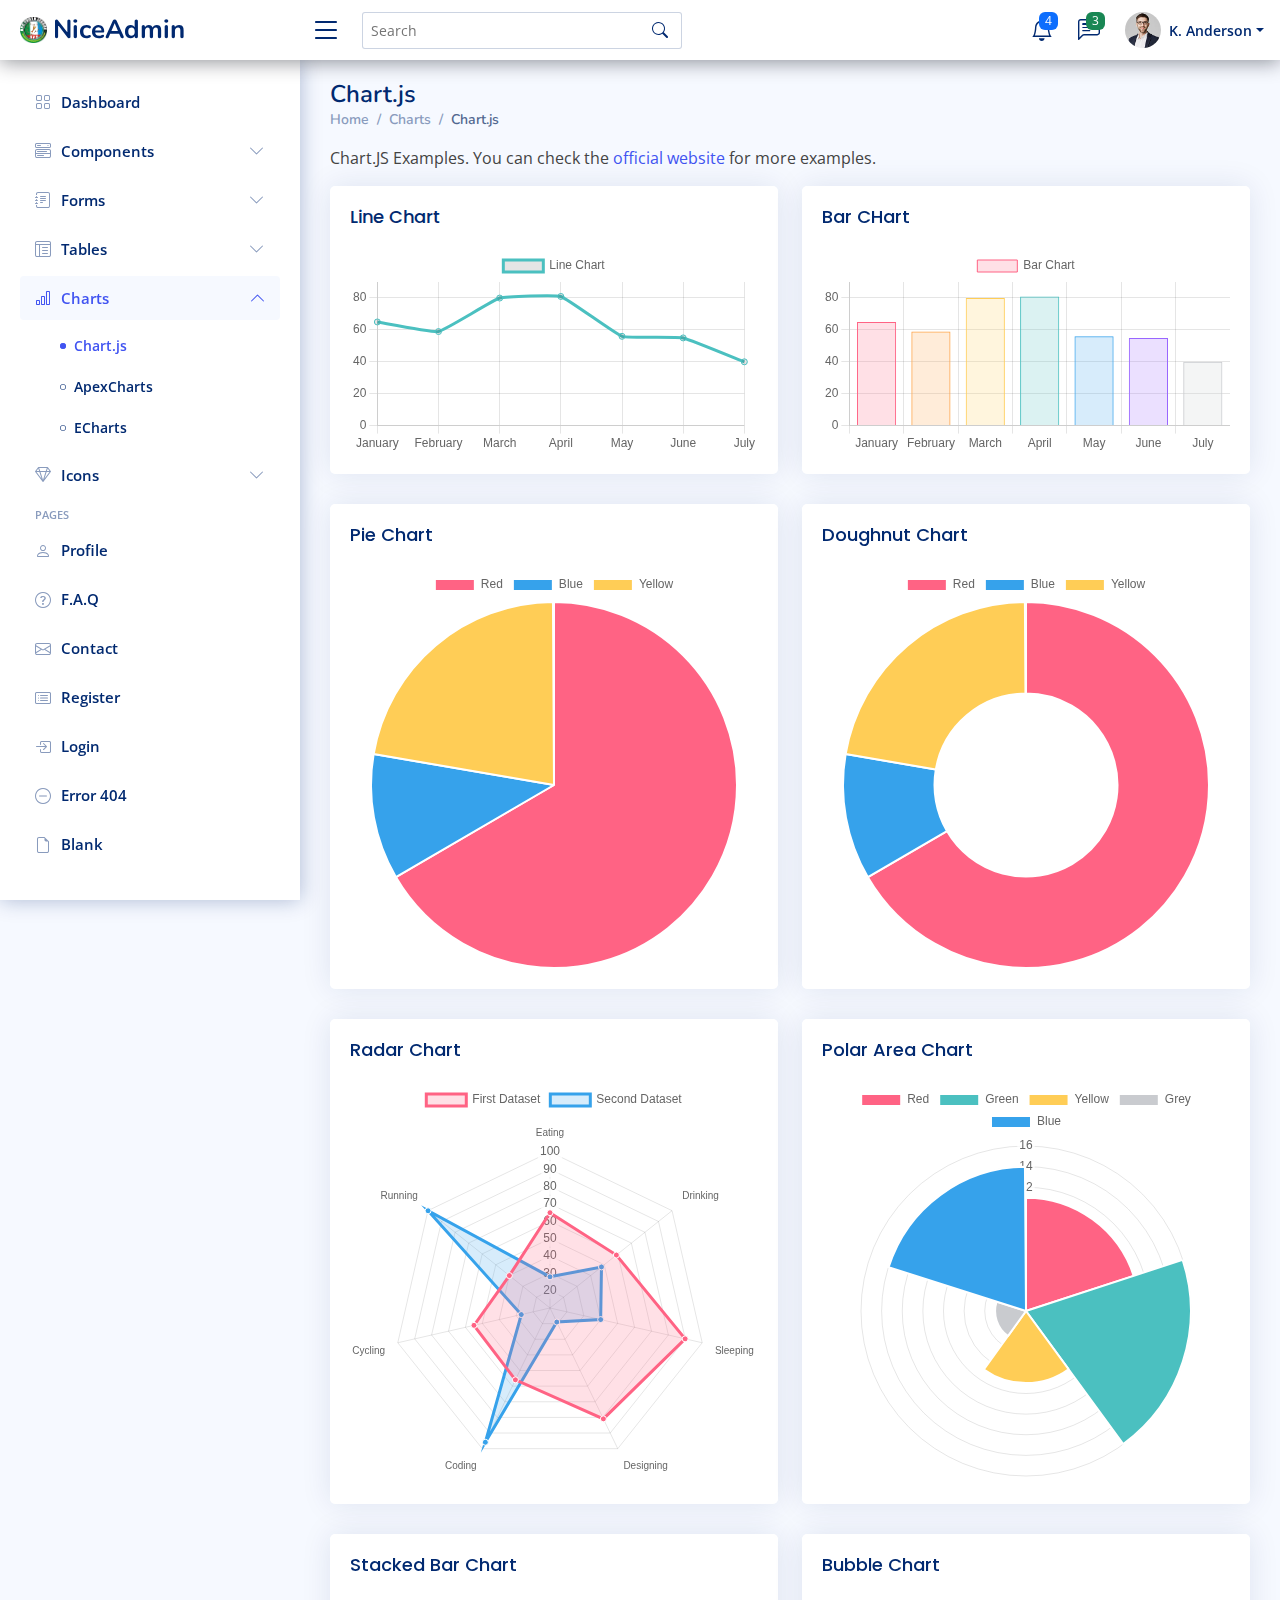
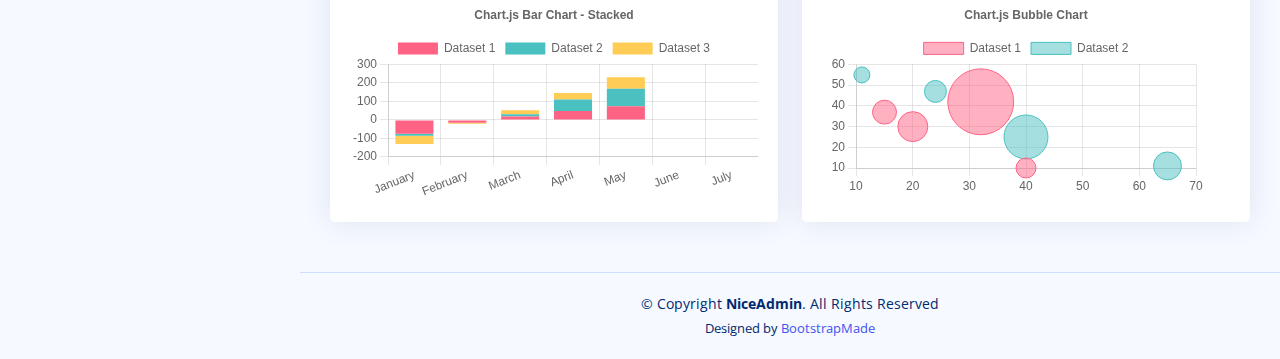
<file: Admin/charts-chartjs.html>
<!DOCTYPE html>
<html lang="en">

<head>
  <meta charset="utf-8">
  <meta content="width=device-width, initial-scale=1.0" name="viewport">

  <title>Charts / Chart.js - NiceAdmin Bootstrap Template</title>
  <meta content="" name="description">
  <meta content="" name="keywords">

  <!-- Favicons -->
  <link href="assets/img/favicon.png" rel="icon">
  <link href="assets/img/apple-touch-icon.png" rel="apple-touch-icon">

  <!-- Google Fonts -->
  <link href="https://fonts.gstatic.com" rel="preconnect">
  <link href="https://fonts.googleapis.com/css?family=Open+Sans:300,300i,400,400i,600,600i,700,700i|Nunito:300,300i,400,400i,600,600i,700,700i|Poppins:300,300i,400,400i,500,500i,600,600i,700,700i" rel="stylesheet">

  <!-- Vendor CSS Files -->
  <link href="assets/vendor/bootstrap/css/bootstrap.min.css" rel="stylesheet">
  <link href="assets/vendor/bootstrap-icons/bootstrap-icons.css" rel="stylesheet">
  <link href="assets/vendor/boxicons/css/boxicons.min.css" rel="stylesheet">
  <link href="assets/vendor/quill/quill.snow.css" rel="stylesheet">
  <link href="assets/vendor/quill/quill.bubble.css" rel="stylesheet">
  <link href="assets/vendor/remixicon/remixicon.css" rel="stylesheet">
  <link href="assets/vendor/simple-datatables/style.css" rel="stylesheet">

  <!-- Template Main CSS File -->
  <link href="assets/css/style.css" rel="stylesheet">

  <!-- =======================================================
  * Template Name: NiceAdmin - v2.5.0
  * Template URL: https://bootstrapmade.com/nice-admin-bootstrap-admin-html-template/
  * Author: BootstrapMade.com
  * License: https://bootstrapmade.com/license/
  ======================================================== -->
</head>

<body>

  <!-- ======= Header ======= -->
  <header id="header" class="header fixed-top d-flex align-items-center">

    <div class="d-flex align-items-center justify-content-between">
      <a href="index.html" class="logo d-flex align-items-center">
        <img src="assets/img/logo.png" alt="">
        <span class="d-none d-lg-block">NiceAdmin</span>
      </a>
      <i class="bi bi-list toggle-sidebar-btn"></i>
    </div><!-- End Logo -->

    <div class="search-bar">
      <form class="search-form d-flex align-items-center" method="POST" action="#">
        <input type="text" name="query" placeholder="Search" title="Enter search keyword">
        <button type="submit" title="Search"><i class="bi bi-search"></i></button>
      </form>
    </div><!-- End Search Bar -->

    <nav class="header-nav ms-auto">
      <ul class="d-flex align-items-center">

        <li class="nav-item d-block d-lg-none">
          <a class="nav-link nav-icon search-bar-toggle " href="#">
            <i class="bi bi-search"></i>
          </a>
        </li><!-- End Search Icon-->

        <li class="nav-item dropdown">

          <a class="nav-link nav-icon" href="#" data-bs-toggle="dropdown">
            <i class="bi bi-bell"></i>
            <span class="badge bg-primary badge-number">4</span>
          </a><!-- End Notification Icon -->

          <ul class="dropdown-menu dropdown-menu-end dropdown-menu-arrow notifications">
            <li class="dropdown-header">
              You have 4 new notifications
              <a href="#"><span class="badge rounded-pill bg-primary p-2 ms-2">View all</span></a>
            </li>
            <li>
              <hr class="dropdown-divider">
            </li>

            <li class="notification-item">
              <i class="bi bi-exclamation-circle text-warning"></i>
              <div>
                <h4>Lorem Ipsum</h4>
                <p>Quae dolorem earum veritatis oditseno</p>
                <p>30 min. ago</p>
              </div>
            </li>

            <li>
              <hr class="dropdown-divider">
            </li>

            <li class="notification-item">
              <i class="bi bi-x-circle text-danger"></i>
              <div>
                <h4>Atque rerum nesciunt</h4>
                <p>Quae dolorem earum veritatis oditseno</p>
                <p>1 hr. ago</p>
              </div>
            </li>

            <li>
              <hr class="dropdown-divider">
            </li>

            <li class="notification-item">
              <i class="bi bi-check-circle text-success"></i>
              <div>
                <h4>Sit rerum fuga</h4>
                <p>Quae dolorem earum veritatis oditseno</p>
                <p>2 hrs. ago</p>
              </div>
            </li>

            <li>
              <hr class="dropdown-divider">
            </li>

            <li class="notification-item">
              <i class="bi bi-info-circle text-primary"></i>
              <div>
                <h4>Dicta reprehenderit</h4>
                <p>Quae dolorem earum veritatis oditseno</p>
                <p>4 hrs. ago</p>
              </div>
            </li>

            <li>
              <hr class="dropdown-divider">
            </li>
            <li class="dropdown-footer">
              <a href="#">Show all notifications</a>
            </li>

          </ul><!-- End Notification Dropdown Items -->

        </li><!-- End Notification Nav -->

        <li class="nav-item dropdown">

          <a class="nav-link nav-icon" href="#" data-bs-toggle="dropdown">
            <i class="bi bi-chat-left-text"></i>
            <span class="badge bg-success badge-number">3</span>
          </a><!-- End Messages Icon -->

          <ul class="dropdown-menu dropdown-menu-end dropdown-menu-arrow messages">
            <li class="dropdown-header">
              You have 3 new messages
              <a href="#"><span class="badge rounded-pill bg-primary p-2 ms-2">View all</span></a>
            </li>
            <li>
              <hr class="dropdown-divider">
            </li>

            <li class="message-item">
              <a href="#">
                <img src="assets/img/messages-1.jpg" alt="" class="rounded-circle">
                <div>
                  <h4>Maria Hudson</h4>
                  <p>Velit asperiores et ducimus soluta repudiandae labore officia est ut...</p>
                  <p>4 hrs. ago</p>
                </div>
              </a>
            </li>
            <li>
              <hr class="dropdown-divider">
            </li>

            <li class="message-item">
              <a href="#">
                <img src="assets/img/messages-2.jpg" alt="" class="rounded-circle">
                <div>
                  <h4>Anna Nelson</h4>
                  <p>Velit asperiores et ducimus soluta repudiandae labore officia est ut...</p>
                  <p>6 hrs. ago</p>
                </div>
              </a>
            </li>
            <li>
              <hr class="dropdown-divider">
            </li>

            <li class="message-item">
              <a href="#">
                <img src="assets/img/messages-3.jpg" alt="" class="rounded-circle">
                <div>
                  <h4>David Muldon</h4>
                  <p>Velit asperiores et ducimus soluta repudiandae labore officia est ut...</p>
                  <p>8 hrs. ago</p>
                </div>
              </a>
            </li>
            <li>
              <hr class="dropdown-divider">
            </li>

            <li class="dropdown-footer">
              <a href="#">Show all messages</a>
            </li>

          </ul><!-- End Messages Dropdown Items -->

        </li><!-- End Messages Nav -->

        <li class="nav-item dropdown pe-3">

          <a class="nav-link nav-profile d-flex align-items-center pe-0" href="#" data-bs-toggle="dropdown">
            <img src="assets/img/profile-img.jpg" alt="Profile" class="rounded-circle">
            <span class="d-none d-md-block dropdown-toggle ps-2">K. Anderson</span>
          </a><!-- End Profile Iamge Icon -->

          <ul class="dropdown-menu dropdown-menu-end dropdown-menu-arrow profile">
            <li class="dropdown-header">
              <h6>Kevin Anderson</h6>
              <span>Web Designer</span>
            </li>
            <li>
              <hr class="dropdown-divider">
            </li>

            <li>
              <a class="dropdown-item d-flex align-items-center" href="users-profile.html">
                <i class="bi bi-person"></i>
                <span>My Profile</span>
              </a>
            </li>
            <li>
              <hr class="dropdown-divider">
            </li>

            <li>
              <a class="dropdown-item d-flex align-items-center" href="users-profile.html">
                <i class="bi bi-gear"></i>
                <span>Account Settings</span>
              </a>
            </li>
            <li>
              <hr class="dropdown-divider">
            </li>

            <li>
              <a class="dropdown-item d-flex align-items-center" href="pages-faq.html">
                <i class="bi bi-question-circle"></i>
                <span>Need Help?</span>
              </a>
            </li>
            <li>
              <hr class="dropdown-divider">
            </li>

            <li>
              <a class="dropdown-item d-flex align-items-center" href="#">
                <i class="bi bi-box-arrow-right"></i>
                <span>Sign Out</span>
              </a>
            </li>

          </ul><!-- End Profile Dropdown Items -->
        </li><!-- End Profile Nav -->

      </ul>
    </nav><!-- End Icons Navigation -->

  </header><!-- End Header -->

  <!-- ======= Sidebar ======= -->
  <aside id="sidebar" class="sidebar">

    <ul class="sidebar-nav" id="sidebar-nav">

      <li class="nav-item">
        <a class="nav-link collapsed" href="index.html">
          <i class="bi bi-grid"></i>
          <span>Dashboard</span>
        </a>
      </li><!-- End Dashboard Nav -->

      <li class="nav-item">
        <a class="nav-link collapsed" data-bs-target="#components-nav" data-bs-toggle="collapse" href="#">
          <i class="bi bi-menu-button-wide"></i><span>Components</span><i class="bi bi-chevron-down ms-auto"></i>
        </a>
        <ul id="components-nav" class="nav-content collapse " data-bs-parent="#sidebar-nav">
          <li>
            <a href="components-alerts.html">
              <i class="bi bi-circle"></i><span>Alerts</span>
            </a>
          </li>
          <li>
            <a href="components-accordion.html">
              <i class="bi bi-circle"></i><span>Accordion</span>
            </a>
          </li>
          <li>
            <a href="components-badges.html">
              <i class="bi bi-circle"></i><span>Badges</span>
            </a>
          </li>
          <li>
            <a href="components-breadcrumbs.html">
              <i class="bi bi-circle"></i><span>Breadcrumbs</span>
            </a>
          </li>
          <li>
            <a href="components-buttons.html">
              <i class="bi bi-circle"></i><span>Buttons</span>
            </a>
          </li>
          <li>
            <a href="components-cards.html">
              <i class="bi bi-circle"></i><span>Cards</span>
            </a>
          </li>
          <li>
            <a href="components-carousel.html">
              <i class="bi bi-circle"></i><span>Carousel</span>
            </a>
          </li>
          <li>
            <a href="components-list-group.html">
              <i class="bi bi-circle"></i><span>List group</span>
            </a>
          </li>
          <li>
            <a href="components-modal.html">
              <i class="bi bi-circle"></i><span>Modal</span>
            </a>
          </li>
          <li>
            <a href="components-tabs.html">
              <i class="bi bi-circle"></i><span>Tabs</span>
            </a>
          </li>
          <li>
            <a href="components-pagination.html">
              <i class="bi bi-circle"></i><span>Pagination</span>
            </a>
          </li>
          <li>
            <a href="components-progress.html">
              <i class="bi bi-circle"></i><span>Progress</span>
            </a>
          </li>
          <li>
            <a href="components-spinners.html">
              <i class="bi bi-circle"></i><span>Spinners</span>
            </a>
          </li>
          <li>
            <a href="components-tooltips.html">
              <i class="bi bi-circle"></i><span>Tooltips</span>
            </a>
          </li>
        </ul>
      </li><!-- End Components Nav -->

      <li class="nav-item">
        <a class="nav-link collapsed" data-bs-target="#forms-nav" data-bs-toggle="collapse" href="#">
          <i class="bi bi-journal-text"></i><span>Forms</span><i class="bi bi-chevron-down ms-auto"></i>
        </a>
        <ul id="forms-nav" class="nav-content collapse " data-bs-parent="#sidebar-nav">
          <li>
            <a href="forms-elements.html">
              <i class="bi bi-circle"></i><span>Form Elements</span>
            </a>
          </li>
          <li>
            <a href="forms-layouts.html">
              <i class="bi bi-circle"></i><span>Form Layouts</span>
            </a>
          </li>
          <li>
            <a href="forms-editors.html">
              <i class="bi bi-circle"></i><span>Form Editors</span>
            </a>
          </li>
          <li>
            <a href="forms-validation.html">
              <i class="bi bi-circle"></i><span>Form Validation</span>
            </a>
          </li>
        </ul>
      </li><!-- End Forms Nav -->

      <li class="nav-item">
        <a class="nav-link collapsed" data-bs-target="#tables-nav" data-bs-toggle="collapse" href="#">
          <i class="bi bi-layout-text-window-reverse"></i><span>Tables</span><i class="bi bi-chevron-down ms-auto"></i>
        </a>
        <ul id="tables-nav" class="nav-content collapse " data-bs-parent="#sidebar-nav">
          <li>
            <a href="tables-general.html">
              <i class="bi bi-circle"></i><span>General Tables</span>
            </a>
          </li>
          <li>
            <a href="tables-data.html">
              <i class="bi bi-circle"></i><span>Data Tables</span>
            </a>
          </li>
        </ul>
      </li><!-- End Tables Nav -->

      <li class="nav-item">
        <a class="nav-link " data-bs-target="#charts-nav" data-bs-toggle="collapse" href="#">
          <i class="bi bi-bar-chart"></i><span>Charts</span><i class="bi bi-chevron-down ms-auto"></i>
        </a>
        <ul id="charts-nav" class="nav-content collapse show" data-bs-parent="#sidebar-nav">
          <li>
            <a href="charts-chartjs.html" class="active">
              <i class="bi bi-circle"></i><span>Chart.js</span>
            </a>
          </li>
          <li>
            <a href="charts-apexcharts.html">
              <i class="bi bi-circle"></i><span>ApexCharts</span>
            </a>
          </li>
          <li>
            <a href="charts-echarts.html">
              <i class="bi bi-circle"></i><span>ECharts</span>
            </a>
          </li>
        </ul>
      </li><!-- End Charts Nav -->

      <li class="nav-item">
        <a class="nav-link collapsed" data-bs-target="#icons-nav" data-bs-toggle="collapse" href="#">
          <i class="bi bi-gem"></i><span>Icons</span><i class="bi bi-chevron-down ms-auto"></i>
        </a>
        <ul id="icons-nav" class="nav-content collapse " data-bs-parent="#sidebar-nav">
          <li>
            <a href="icons-bootstrap.html">
              <i class="bi bi-circle"></i><span>Bootstrap Icons</span>
            </a>
          </li>
          <li>
            <a href="icons-remix.html">
              <i class="bi bi-circle"></i><span>Remix Icons</span>
            </a>
          </li>
          <li>
            <a href="icons-boxicons.html">
              <i class="bi bi-circle"></i><span>Boxicons</span>
            </a>
          </li>
        </ul>
      </li><!-- End Icons Nav -->

      <li class="nav-heading">Pages</li>

      <li class="nav-item">
        <a class="nav-link collapsed" href="users-profile.html">
          <i class="bi bi-person"></i>
          <span>Profile</span>
        </a>
      </li><!-- End Profile Page Nav -->

      <li class="nav-item">
        <a class="nav-link collapsed" href="pages-faq.html">
          <i class="bi bi-question-circle"></i>
          <span>F.A.Q</span>
        </a>
      </li><!-- End F.A.Q Page Nav -->

      <li class="nav-item">
        <a class="nav-link collapsed" href="pages-contact.html">
          <i class="bi bi-envelope"></i>
          <span>Contact</span>
        </a>
      </li><!-- End Contact Page Nav -->

      <li class="nav-item">
        <a class="nav-link collapsed" href="pages-register.html">
          <i class="bi bi-card-list"></i>
          <span>Register</span>
        </a>
      </li><!-- End Register Page Nav -->

      <li class="nav-item">
        <a class="nav-link collapsed" href="pages-login.html">
          <i class="bi bi-box-arrow-in-right"></i>
          <span>Login</span>
        </a>
      </li><!-- End Login Page Nav -->

      <li class="nav-item">
        <a class="nav-link collapsed" href="pages-error-404.html">
          <i class="bi bi-dash-circle"></i>
          <span>Error 404</span>
        </a>
      </li><!-- End Error 404 Page Nav -->

      <li class="nav-item">
        <a class="nav-link collapsed" href="pages-blank.html">
          <i class="bi bi-file-earmark"></i>
          <span>Blank</span>
        </a>
      </li><!-- End Blank Page Nav -->

    </ul>

  </aside><!-- End Sidebar-->

  <main id="main" class="main">

    <div class="pagetitle">
      <h1>Chart.js</h1>
      <nav>
        <ol class="breadcrumb">
          <li class="breadcrumb-item"><a href="index.html">Home</a></li>
          <li class="breadcrumb-item">Charts</li>
          <li class="breadcrumb-item active">Chart.js</li>
        </ol>
      </nav>
    </div><!-- End Page Title -->

    <p>Chart.JS Examples. You can check the <a href="https://www.chartjs.org/docs/latest/samples/" target="_blank">official website</a> for more examples.</p>

    <section class="section">
      <div class="row">

        <div class="col-lg-6">
          <div class="card">
            <div class="card-body">
              <h5 class="card-title">Line Chart</h5>

              <!-- Line Chart -->
              <canvas id="lineChart" style="max-height: 400px;"></canvas>
              <script>
                document.addEventListener("DOMContentLoaded", () => {
                  new Chart(document.querySelector('#lineChart'), {
                    type: 'line',
                    data: {
                      labels: ['January', 'February', 'March', 'April', 'May', 'June', 'July'],
                      datasets: [{
                        label: 'Line Chart',
                        data: [65, 59, 80, 81, 56, 55, 40],
                        fill: false,
                        borderColor: 'rgb(75, 192, 192)',
                        tension: 0.1
                      }]
                    },
                    options: {
                      scales: {
                        y: {
                          beginAtZero: true
                        }
                      }
                    }
                  });
                });
              </script>
              <!-- End Line CHart -->

            </div>
          </div>
        </div>

        <div class="col-lg-6">
          <div class="card">
            <div class="card-body">
              <h5 class="card-title">Bar CHart</h5>

              <!-- Bar Chart -->
              <canvas id="barChart" style="max-height: 400px;"></canvas>
              <script>
                document.addEventListener("DOMContentLoaded", () => {
                  new Chart(document.querySelector('#barChart'), {
                    type: 'bar',
                    data: {
                      labels: ['January', 'February', 'March', 'April', 'May', 'June', 'July'],
                      datasets: [{
                        label: 'Bar Chart',
                        data: [65, 59, 80, 81, 56, 55, 40],
                        backgroundColor: [
                          'rgba(255, 99, 132, 0.2)',
                          'rgba(255, 159, 64, 0.2)',
                          'rgba(255, 205, 86, 0.2)',
                          'rgba(75, 192, 192, 0.2)',
                          'rgba(54, 162, 235, 0.2)',
                          'rgba(153, 102, 255, 0.2)',
                          'rgba(201, 203, 207, 0.2)'
                        ],
                        borderColor: [
                          'rgb(255, 99, 132)',
                          'rgb(255, 159, 64)',
                          'rgb(255, 205, 86)',
                          'rgb(75, 192, 192)',
                          'rgb(54, 162, 235)',
                          'rgb(153, 102, 255)',
                          'rgb(201, 203, 207)'
                        ],
                        borderWidth: 1
                      }]
                    },
                    options: {
                      scales: {
                        y: {
                          beginAtZero: true
                        }
                      }
                    }
                  });
                });
              </script>
              <!-- End Bar CHart -->

            </div>
          </div>
        </div>

        <div class="col-lg-6">
          <div class="card">
            <div class="card-body">
              <h5 class="card-title">Pie Chart</h5>

              <!-- Pie Chart -->
              <canvas id="pieChart" style="max-height: 400px;"></canvas>
              <script>
                document.addEventListener("DOMContentLoaded", () => {
                  new Chart(document.querySelector('#pieChart'), {
                    type: 'pie',
                    data: {
                      labels: [
                        'Red',
                        'Blue',
                        'Yellow'
                      ],
                      datasets: [{
                        label: 'My First Dataset',
                        data: [300, 50, 100],
                        backgroundColor: [
                          'rgb(255, 99, 132)',
                          'rgb(54, 162, 235)',
                          'rgb(255, 205, 86)'
                        ],
                        hoverOffset: 4
                      }]
                    }
                  });
                });
              </script>
              <!-- End Pie CHart -->

            </div>
          </div>
        </div>

        <div class="col-lg-6">
          <div class="card">
            <div class="card-body">
              <h5 class="card-title">Doughnut Chart</h5>

              <!-- Doughnut Chart -->
              <canvas id="doughnutChart" style="max-height: 400px;"></canvas>
              <script>
                document.addEventListener("DOMContentLoaded", () => {
                  new Chart(document.querySelector('#doughnutChart'), {
                    type: 'doughnut',
                    data: {
                      labels: [
                        'Red',
                        'Blue',
                        'Yellow'
                      ],
                      datasets: [{
                        label: 'My First Dataset',
                        data: [300, 50, 100],
                        backgroundColor: [
                          'rgb(255, 99, 132)',
                          'rgb(54, 162, 235)',
                          'rgb(255, 205, 86)'
                        ],
                        hoverOffset: 4
                      }]
                    }
                  });
                });
              </script>
              <!-- End Doughnut CHart -->

            </div>
          </div>
        </div>

        <div class="col-lg-6">
          <div class="card">
            <div class="card-body">
              <h5 class="card-title">Radar Chart</h5>

              <!-- Radar Chart -->
              <canvas id="radarChart" style="max-height: 400px;"></canvas>
              <script>
                document.addEventListener("DOMContentLoaded", () => {
                  new Chart(document.querySelector('#radarChart'), {
                    type: 'radar',
                    data: {
                      labels: [
                        'Eating',
                        'Drinking',
                        'Sleeping',
                        'Designing',
                        'Coding',
                        'Cycling',
                        'Running'
                      ],
                      datasets: [{
                        label: 'First Dataset',
                        data: [65, 59, 90, 81, 56, 55, 40],
                        fill: true,
                        backgroundColor: 'rgba(255, 99, 132, 0.2)',
                        borderColor: 'rgb(255, 99, 132)',
                        pointBackgroundColor: 'rgb(255, 99, 132)',
                        pointBorderColor: '#fff',
                        pointHoverBackgroundColor: '#fff',
                        pointHoverBorderColor: 'rgb(255, 99, 132)'
                      }, {
                        label: 'Second Dataset',
                        data: [28, 48, 40, 19, 96, 27, 100],
                        fill: true,
                        backgroundColor: 'rgba(54, 162, 235, 0.2)',
                        borderColor: 'rgb(54, 162, 235)',
                        pointBackgroundColor: 'rgb(54, 162, 235)',
                        pointBorderColor: '#fff',
                        pointHoverBackgroundColor: '#fff',
                        pointHoverBorderColor: 'rgb(54, 162, 235)'
                      }]
                    },
                    options: {
                      elements: {
                        line: {
                          borderWidth: 3
                        }
                      }
                    }
                  });
                });
              </script>
              <!-- End Radar CHart -->

            </div>
          </div>
        </div>

        <div class="col-lg-6">
          <div class="card">
            <div class="card-body">
              <h5 class="card-title">Polar Area Chart</h5>

              <!-- Polar Area Chart -->
              <canvas id="polarAreaChart" style="max-height: 400px;"></canvas>
              <script>
                document.addEventListener("DOMContentLoaded", () => {
                  new Chart(document.querySelector('#polarAreaChart'), {
                    type: 'polarArea',
                    data: {
                      labels: [
                        'Red',
                        'Green',
                        'Yellow',
                        'Grey',
                        'Blue'
                      ],
                      datasets: [{
                        label: 'My First Dataset',
                        data: [11, 16, 7, 3, 14],
                        backgroundColor: [
                          'rgb(255, 99, 132)',
                          'rgb(75, 192, 192)',
                          'rgb(255, 205, 86)',
                          'rgb(201, 203, 207)',
                          'rgb(54, 162, 235)'
                        ]
                      }]
                    }
                  });
                });
              </script>
              <!-- End Polar Area Chart -->

            </div>
          </div>
        </div>

        <div class="col-lg-6">
          <div class="card">
            <div class="card-body">
              <h5 class="card-title">Stacked Bar Chart</h5>

              <!-- Stacked Bar Chart -->
              <canvas id="stakedBarChart" style="max-height: 400px;"></canvas>
              <script>
                document.addEventListener("DOMContentLoaded", () => {
                  new Chart(document.querySelector('#stakedBarChart'), {
                    type: 'bar',
                    data: {
                      labels: ['January', 'February', 'March', 'April', 'May', 'June', 'July'],
                      datasets: [{
                          label: 'Dataset 1',
                          data: [-75, -15, 18, 48, 74],
                          backgroundColor: 'rgb(255, 99, 132)',
                        },
                        {
                          label: 'Dataset 2',
                          data: [-11, -1, 12, 62, 95],
                          backgroundColor: 'rgb(75, 192, 192)',
                        },
                        {
                          label: 'Dataset 3',
                          data: [-44, -5, 22, 35, 62],
                          backgroundColor: 'rgb(255, 205, 86)',
                        },
                      ]
                    },
                    options: {
                      plugins: {
                        title: {
                          display: true,
                          text: 'Chart.js Bar Chart - Stacked'
                        },
                      },
                      responsive: true,
                      scales: {
                        x: {
                          stacked: true,
                        },
                        y: {
                          stacked: true
                        }
                      }
                    }
                  });
                });
              </script>
              <!-- End Stacked Bar Chart -->

            </div>
          </div>
        </div>

        <div class="col-lg-6">
          <div class="card">
            <div class="card-body">
              <h5 class="card-title">Bubble Chart</h5>

              <!-- Bubble Chart -->
              <canvas id="bubbleChart" style="max-height: 400px;"></canvas>
              <script>
                document.addEventListener("DOMContentLoaded", () => {
                  new Chart(document.querySelector('#bubbleChart'), {
                    type: 'bubble',
                    data: {
                      labels: ['January', 'February', 'March', 'April', 'May', 'June', 'July'],
                      datasets: [{
                          label: 'Dataset 1',
                          data: [{
                              x: 20,
                              y: 30,
                              r: 15
                            },
                            {
                              x: 40,
                              y: 10,
                              r: 10
                            },
                            {
                              x: 15,
                              y: 37,
                              r: 12
                            },
                            {
                              x: 32,
                              y: 42,
                              r: 33
                            }
                          ],
                          borderColor: 'rgb(255, 99, 132)',
                          backgroundColor: 'rgba(255, 99, 132, 0.5)'
                        },
                        {
                          label: 'Dataset 2',
                          data: [{
                              x: 40,
                              y: 25,
                              r: 22
                            },
                            {
                              x: 24,
                              y: 47,
                              r: 11
                            },
                            {
                              x: 65,
                              y: 11,
                              r: 14
                            },
                            {
                              x: 11,
                              y: 55,
                              r: 8
                            }
                          ],
                          borderColor: 'rgb(75, 192, 192)',
                          backgroundColor: 'rgba(75, 192, 192, 0.5)'
                        }
                      ]
                    },
                    options: {
                      responsive: true,
                      plugins: {
                        legend: {
                          position: 'top',
                        },
                        title: {
                          display: true,
                          text: 'Chart.js Bubble Chart'
                        }
                      }
                    }
                  });
                });
              </script>
              <!-- End Bubble Chart -->

            </div>
          </div>
        </div>

      </div>
    </section>

  </main><!-- End #main -->

  <!-- ======= Footer ======= -->
  <footer id="footer" class="footer">
    <div class="copyright">
      &copy; Copyright <strong><span>NiceAdmin</span></strong>. All Rights Reserved
    </div>
    <div class="credits">
      <!-- All the links in the footer should remain intact. -->
      <!-- You can delete the links only if you purchased the pro version. -->
      <!-- Licensing information: https://bootstrapmade.com/license/ -->
      <!-- Purchase the pro version with working PHP/AJAX contact form: https://bootstrapmade.com/nice-admin-bootstrap-admin-html-template/ -->
      Designed by <a href="https://bootstrapmade.com/">BootstrapMade</a>
    </div>
  </footer><!-- End Footer -->

  <a href="#" class="back-to-top d-flex align-items-center justify-content-center"><i class="bi bi-arrow-up-short"></i></a>

  <!-- Vendor JS Files -->
  <script src="assets/vendor/apexcharts/apexcharts.min.js"></script>
  <script src="assets/vendor/bootstrap/js/bootstrap.bundle.min.js"></script>
  <script src="assets/vendor/chart.js/chart.umd.js"></script>
  <script src="assets/vendor/echarts/echarts.min.js"></script>
  <script src="assets/vendor/quill/quill.min.js"></script>
  <script src="assets/vendor/simple-datatables/simple-datatables.js"></script>
  <script src="assets/vendor/tinymce/tinymce.min.js"></script>
  <script src="assets/vendor/php-email-form/validate.js"></script>

  <!-- Template Main JS File -->
  <script src="assets/js/main.js"></script>

</body>

</html>
</file>
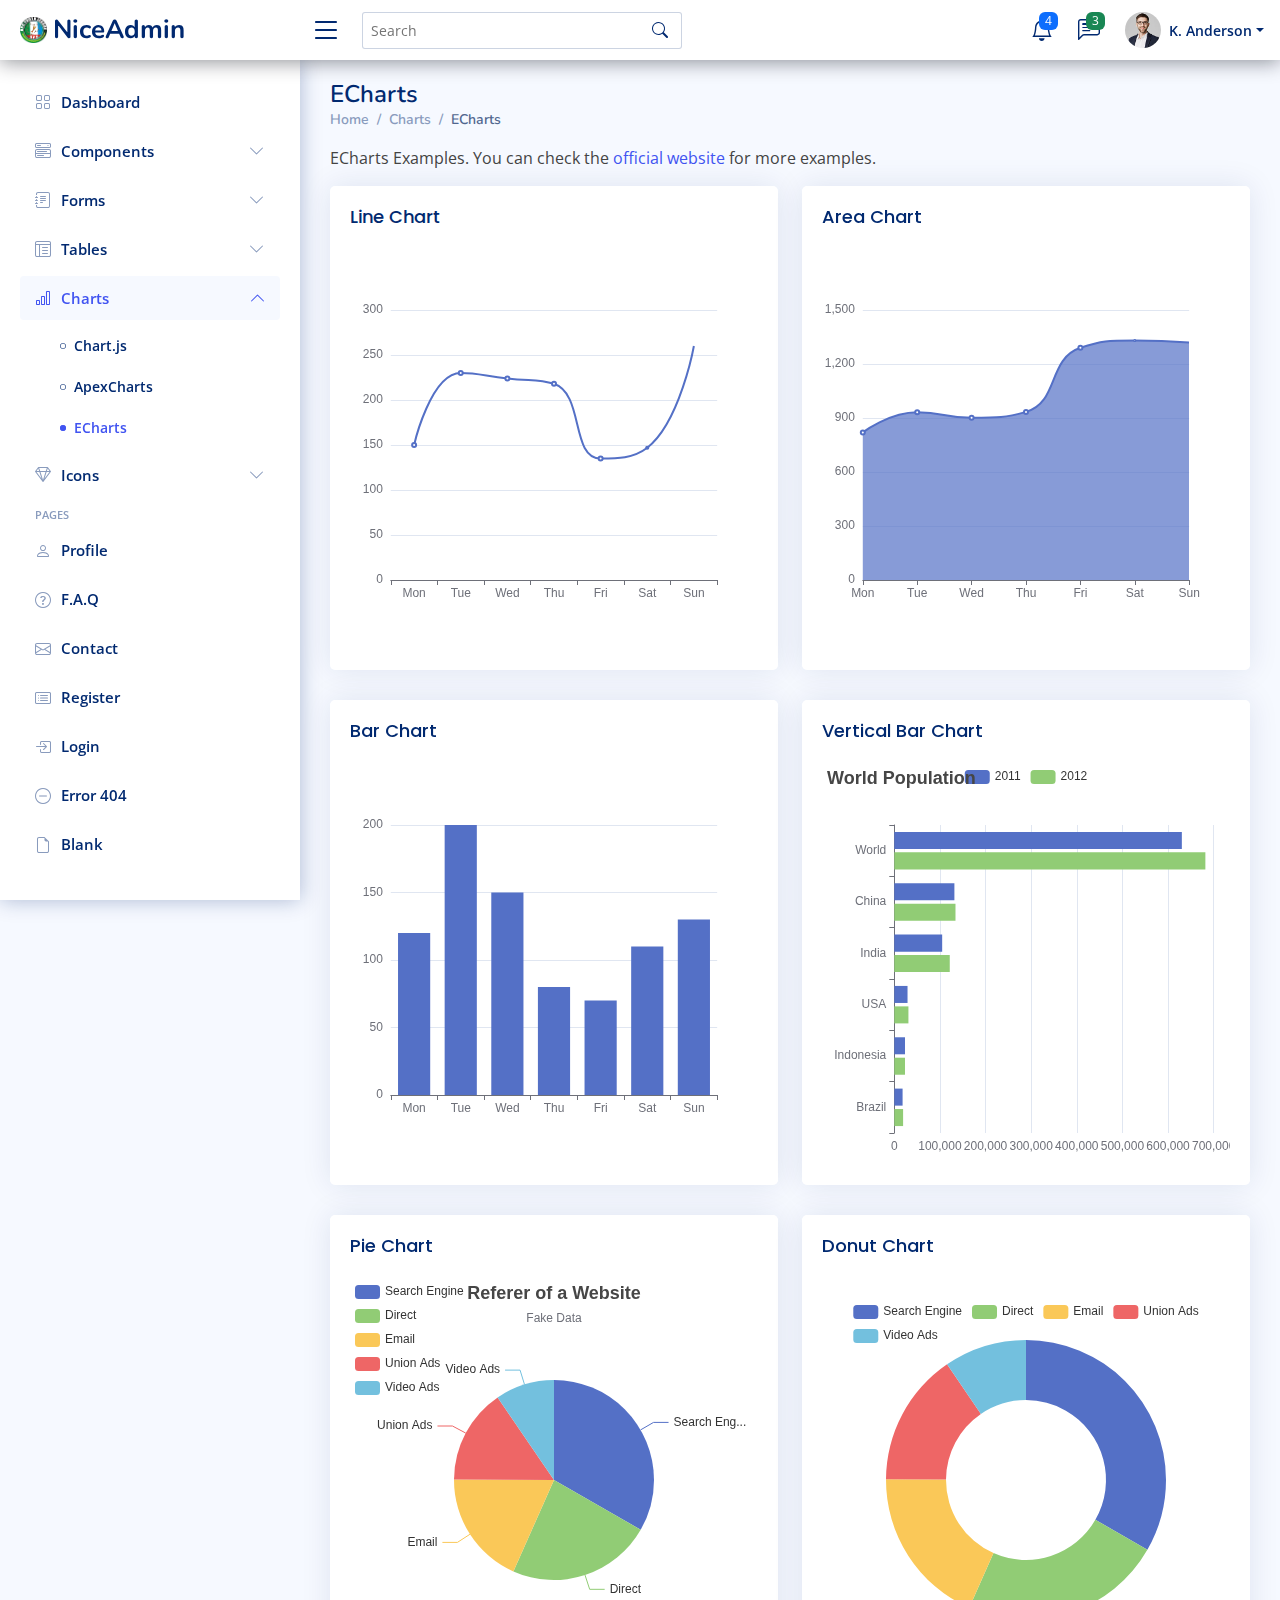
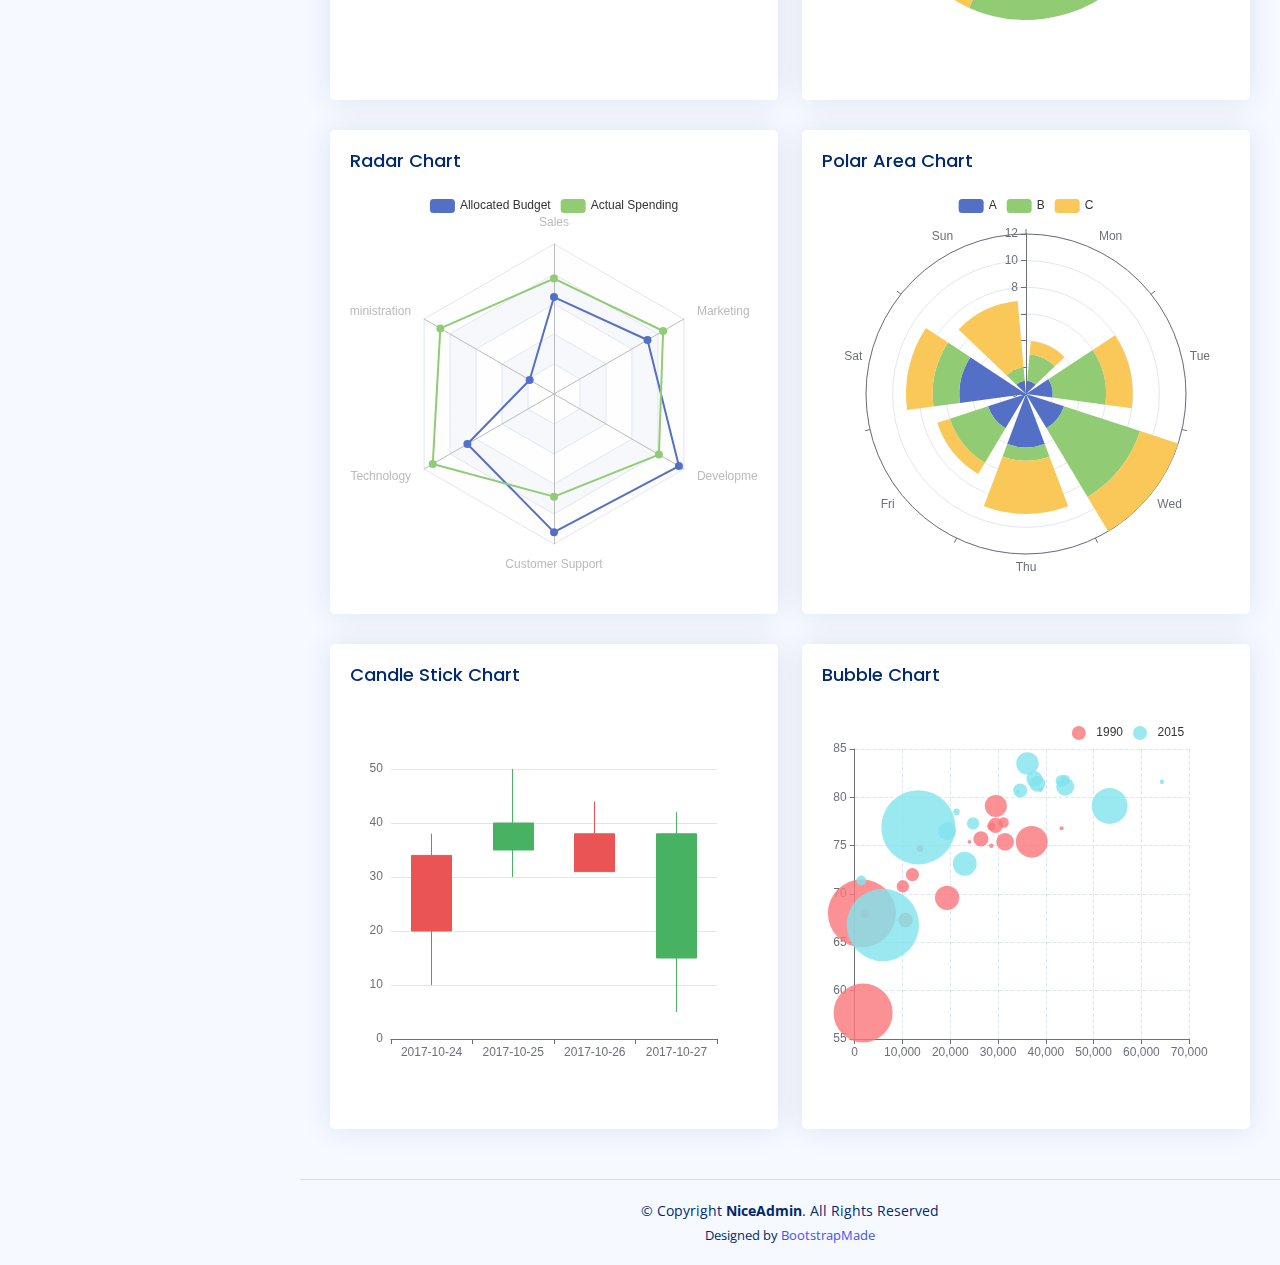
<file: Admin/charts-echarts.html>
<!DOCTYPE html>
<html lang="en">

<head>
  <meta charset="utf-8">
  <meta content="width=device-width, initial-scale=1.0" name="viewport">

  <title>Charts / ECharts - NiceAdmin Bootstrap Template</title>
  <meta content="" name="description">
  <meta content="" name="keywords">

  <!-- Favicons -->
  <link href="assets/img/favicon.png" rel="icon">
  <link href="assets/img/apple-touch-icon.png" rel="apple-touch-icon">

  <!-- Google Fonts -->
  <link href="https://fonts.gstatic.com" rel="preconnect">
  <link href="https://fonts.googleapis.com/css?family=Open+Sans:300,300i,400,400i,600,600i,700,700i|Nunito:300,300i,400,400i,600,600i,700,700i|Poppins:300,300i,400,400i,500,500i,600,600i,700,700i" rel="stylesheet">

  <!-- Vendor CSS Files -->
  <link href="assets/vendor/bootstrap/css/bootstrap.min.css" rel="stylesheet">
  <link href="assets/vendor/bootstrap-icons/bootstrap-icons.css" rel="stylesheet">
  <link href="assets/vendor/boxicons/css/boxicons.min.css" rel="stylesheet">
  <link href="assets/vendor/quill/quill.snow.css" rel="stylesheet">
  <link href="assets/vendor/quill/quill.bubble.css" rel="stylesheet">
  <link href="assets/vendor/remixicon/remixicon.css" rel="stylesheet">
  <link href="assets/vendor/simple-datatables/style.css" rel="stylesheet">

  <!-- Template Main CSS File -->
  <link href="assets/css/style.css" rel="stylesheet">

  <!-- =======================================================
  * Template Name: NiceAdmin - v2.5.0
  * Template URL: https://bootstrapmade.com/nice-admin-bootstrap-admin-html-template/
  * Author: BootstrapMade.com
  * License: https://bootstrapmade.com/license/
  ======================================================== -->
</head>

<body>

  <!-- ======= Header ======= -->
  <header id="header" class="header fixed-top d-flex align-items-center">

    <div class="d-flex align-items-center justify-content-between">
      <a href="index.html" class="logo d-flex align-items-center">
        <img src="assets/img/logo.png" alt="">
        <span class="d-none d-lg-block">NiceAdmin</span>
      </a>
      <i class="bi bi-list toggle-sidebar-btn"></i>
    </div><!-- End Logo -->

    <div class="search-bar">
      <form class="search-form d-flex align-items-center" method="POST" action="#">
        <input type="text" name="query" placeholder="Search" title="Enter search keyword">
        <button type="submit" title="Search"><i class="bi bi-search"></i></button>
      </form>
    </div><!-- End Search Bar -->

    <nav class="header-nav ms-auto">
      <ul class="d-flex align-items-center">

        <li class="nav-item d-block d-lg-none">
          <a class="nav-link nav-icon search-bar-toggle " href="#">
            <i class="bi bi-search"></i>
          </a>
        </li><!-- End Search Icon-->

        <li class="nav-item dropdown">

          <a class="nav-link nav-icon" href="#" data-bs-toggle="dropdown">
            <i class="bi bi-bell"></i>
            <span class="badge bg-primary badge-number">4</span>
          </a><!-- End Notification Icon -->

          <ul class="dropdown-menu dropdown-menu-end dropdown-menu-arrow notifications">
            <li class="dropdown-header">
              You have 4 new notifications
              <a href="#"><span class="badge rounded-pill bg-primary p-2 ms-2">View all</span></a>
            </li>
            <li>
              <hr class="dropdown-divider">
            </li>

            <li class="notification-item">
              <i class="bi bi-exclamation-circle text-warning"></i>
              <div>
                <h4>Lorem Ipsum</h4>
                <p>Quae dolorem earum veritatis oditseno</p>
                <p>30 min. ago</p>
              </div>
            </li>

            <li>
              <hr class="dropdown-divider">
            </li>

            <li class="notification-item">
              <i class="bi bi-x-circle text-danger"></i>
              <div>
                <h4>Atque rerum nesciunt</h4>
                <p>Quae dolorem earum veritatis oditseno</p>
                <p>1 hr. ago</p>
              </div>
            </li>

            <li>
              <hr class="dropdown-divider">
            </li>

            <li class="notification-item">
              <i class="bi bi-check-circle text-success"></i>
              <div>
                <h4>Sit rerum fuga</h4>
                <p>Quae dolorem earum veritatis oditseno</p>
                <p>2 hrs. ago</p>
              </div>
            </li>

            <li>
              <hr class="dropdown-divider">
            </li>

            <li class="notification-item">
              <i class="bi bi-info-circle text-primary"></i>
              <div>
                <h4>Dicta reprehenderit</h4>
                <p>Quae dolorem earum veritatis oditseno</p>
                <p>4 hrs. ago</p>
              </div>
            </li>

            <li>
              <hr class="dropdown-divider">
            </li>
            <li class="dropdown-footer">
              <a href="#">Show all notifications</a>
            </li>

          </ul><!-- End Notification Dropdown Items -->

        </li><!-- End Notification Nav -->

        <li class="nav-item dropdown">

          <a class="nav-link nav-icon" href="#" data-bs-toggle="dropdown">
            <i class="bi bi-chat-left-text"></i>
            <span class="badge bg-success badge-number">3</span>
          </a><!-- End Messages Icon -->

          <ul class="dropdown-menu dropdown-menu-end dropdown-menu-arrow messages">
            <li class="dropdown-header">
              You have 3 new messages
              <a href="#"><span class="badge rounded-pill bg-primary p-2 ms-2">View all</span></a>
            </li>
            <li>
              <hr class="dropdown-divider">
            </li>

            <li class="message-item">
              <a href="#">
                <img src="assets/img/messages-1.jpg" alt="" class="rounded-circle">
                <div>
                  <h4>Maria Hudson</h4>
                  <p>Velit asperiores et ducimus soluta repudiandae labore officia est ut...</p>
                  <p>4 hrs. ago</p>
                </div>
              </a>
            </li>
            <li>
              <hr class="dropdown-divider">
            </li>

            <li class="message-item">
              <a href="#">
                <img src="assets/img/messages-2.jpg" alt="" class="rounded-circle">
                <div>
                  <h4>Anna Nelson</h4>
                  <p>Velit asperiores et ducimus soluta repudiandae labore officia est ut...</p>
                  <p>6 hrs. ago</p>
                </div>
              </a>
            </li>
            <li>
              <hr class="dropdown-divider">
            </li>

            <li class="message-item">
              <a href="#">
                <img src="assets/img/messages-3.jpg" alt="" class="rounded-circle">
                <div>
                  <h4>David Muldon</h4>
                  <p>Velit asperiores et ducimus soluta repudiandae labore officia est ut...</p>
                  <p>8 hrs. ago</p>
                </div>
              </a>
            </li>
            <li>
              <hr class="dropdown-divider">
            </li>

            <li class="dropdown-footer">
              <a href="#">Show all messages</a>
            </li>

          </ul><!-- End Messages Dropdown Items -->

        </li><!-- End Messages Nav -->

        <li class="nav-item dropdown pe-3">

          <a class="nav-link nav-profile d-flex align-items-center pe-0" href="#" data-bs-toggle="dropdown">
            <img src="assets/img/profile-img.jpg" alt="Profile" class="rounded-circle">
            <span class="d-none d-md-block dropdown-toggle ps-2">K. Anderson</span>
          </a><!-- End Profile Iamge Icon -->

          <ul class="dropdown-menu dropdown-menu-end dropdown-menu-arrow profile">
            <li class="dropdown-header">
              <h6>Kevin Anderson</h6>
              <span>Web Designer</span>
            </li>
            <li>
              <hr class="dropdown-divider">
            </li>

            <li>
              <a class="dropdown-item d-flex align-items-center" href="users-profile.html">
                <i class="bi bi-person"></i>
                <span>My Profile</span>
              </a>
            </li>
            <li>
              <hr class="dropdown-divider">
            </li>

            <li>
              <a class="dropdown-item d-flex align-items-center" href="users-profile.html">
                <i class="bi bi-gear"></i>
                <span>Account Settings</span>
              </a>
            </li>
            <li>
              <hr class="dropdown-divider">
            </li>

            <li>
              <a class="dropdown-item d-flex align-items-center" href="pages-faq.html">
                <i class="bi bi-question-circle"></i>
                <span>Need Help?</span>
              </a>
            </li>
            <li>
              <hr class="dropdown-divider">
            </li>

            <li>
              <a class="dropdown-item d-flex align-items-center" href="#">
                <i class="bi bi-box-arrow-right"></i>
                <span>Sign Out</span>
              </a>
            </li>

          </ul><!-- End Profile Dropdown Items -->
        </li><!-- End Profile Nav -->

      </ul>
    </nav><!-- End Icons Navigation -->

  </header><!-- End Header -->

  <!-- ======= Sidebar ======= -->
  <aside id="sidebar" class="sidebar">

    <ul class="sidebar-nav" id="sidebar-nav">

      <li class="nav-item">
        <a class="nav-link collapsed" href="index.html">
          <i class="bi bi-grid"></i>
          <span>Dashboard</span>
        </a>
      </li><!-- End Dashboard Nav -->

      <li class="nav-item">
        <a class="nav-link collapsed" data-bs-target="#components-nav" data-bs-toggle="collapse" href="#">
          <i class="bi bi-menu-button-wide"></i><span>Components</span><i class="bi bi-chevron-down ms-auto"></i>
        </a>
        <ul id="components-nav" class="nav-content collapse " data-bs-parent="#sidebar-nav">
          <li>
            <a href="components-alerts.html">
              <i class="bi bi-circle"></i><span>Alerts</span>
            </a>
          </li>
          <li>
            <a href="components-accordion.html">
              <i class="bi bi-circle"></i><span>Accordion</span>
            </a>
          </li>
          <li>
            <a href="components-badges.html">
              <i class="bi bi-circle"></i><span>Badges</span>
            </a>
          </li>
          <li>
            <a href="components-breadcrumbs.html">
              <i class="bi bi-circle"></i><span>Breadcrumbs</span>
            </a>
          </li>
          <li>
            <a href="components-buttons.html">
              <i class="bi bi-circle"></i><span>Buttons</span>
            </a>
          </li>
          <li>
            <a href="components-cards.html">
              <i class="bi bi-circle"></i><span>Cards</span>
            </a>
          </li>
          <li>
            <a href="components-carousel.html">
              <i class="bi bi-circle"></i><span>Carousel</span>
            </a>
          </li>
          <li>
            <a href="components-list-group.html">
              <i class="bi bi-circle"></i><span>List group</span>
            </a>
          </li>
          <li>
            <a href="components-modal.html">
              <i class="bi bi-circle"></i><span>Modal</span>
            </a>
          </li>
          <li>
            <a href="components-tabs.html">
              <i class="bi bi-circle"></i><span>Tabs</span>
            </a>
          </li>
          <li>
            <a href="components-pagination.html">
              <i class="bi bi-circle"></i><span>Pagination</span>
            </a>
          </li>
          <li>
            <a href="components-progress.html">
              <i class="bi bi-circle"></i><span>Progress</span>
            </a>
          </li>
          <li>
            <a href="components-spinners.html">
              <i class="bi bi-circle"></i><span>Spinners</span>
            </a>
          </li>
          <li>
            <a href="components-tooltips.html">
              <i class="bi bi-circle"></i><span>Tooltips</span>
            </a>
          </li>
        </ul>
      </li><!-- End Components Nav -->

      <li class="nav-item">
        <a class="nav-link collapsed" data-bs-target="#forms-nav" data-bs-toggle="collapse" href="#">
          <i class="bi bi-journal-text"></i><span>Forms</span><i class="bi bi-chevron-down ms-auto"></i>
        </a>
        <ul id="forms-nav" class="nav-content collapse " data-bs-parent="#sidebar-nav">
          <li>
            <a href="forms-elements.html">
              <i class="bi bi-circle"></i><span>Form Elements</span>
            </a>
          </li>
          <li>
            <a href="forms-layouts.html">
              <i class="bi bi-circle"></i><span>Form Layouts</span>
            </a>
          </li>
          <li>
            <a href="forms-editors.html">
              <i class="bi bi-circle"></i><span>Form Editors</span>
            </a>
          </li>
          <li>
            <a href="forms-validation.html">
              <i class="bi bi-circle"></i><span>Form Validation</span>
            </a>
          </li>
        </ul>
      </li><!-- End Forms Nav -->

      <li class="nav-item">
        <a class="nav-link collapsed" data-bs-target="#tables-nav" data-bs-toggle="collapse" href="#">
          <i class="bi bi-layout-text-window-reverse"></i><span>Tables</span><i class="bi bi-chevron-down ms-auto"></i>
        </a>
        <ul id="tables-nav" class="nav-content collapse " data-bs-parent="#sidebar-nav">
          <li>
            <a href="tables-general.html">
              <i class="bi bi-circle"></i><span>General Tables</span>
            </a>
          </li>
          <li>
            <a href="tables-data.html">
              <i class="bi bi-circle"></i><span>Data Tables</span>
            </a>
          </li>
        </ul>
      </li><!-- End Tables Nav -->

      <li class="nav-item">
        <a class="nav-link " data-bs-target="#charts-nav" data-bs-toggle="collapse" href="#">
          <i class="bi bi-bar-chart"></i><span>Charts</span><i class="bi bi-chevron-down ms-auto"></i>
        </a>
        <ul id="charts-nav" class="nav-content collapse show" data-bs-parent="#sidebar-nav">
          <li>
            <a href="charts-chartjs.html">
              <i class="bi bi-circle"></i><span>Chart.js</span>
            </a>
          </li>
          <li>
            <a href="charts-apexcharts.html">
              <i class="bi bi-circle"></i><span>ApexCharts</span>
            </a>
          </li>
          <li>
            <a href="charts-echarts.html" class="active">
              <i class="bi bi-circle"></i><span>ECharts</span>
            </a>
          </li>
        </ul>
      </li><!-- End Charts Nav -->

      <li class="nav-item">
        <a class="nav-link collapsed" data-bs-target="#icons-nav" data-bs-toggle="collapse" href="#">
          <i class="bi bi-gem"></i><span>Icons</span><i class="bi bi-chevron-down ms-auto"></i>
        </a>
        <ul id="icons-nav" class="nav-content collapse " data-bs-parent="#sidebar-nav">
          <li>
            <a href="icons-bootstrap.html">
              <i class="bi bi-circle"></i><span>Bootstrap Icons</span>
            </a>
          </li>
          <li>
            <a href="icons-remix.html">
              <i class="bi bi-circle"></i><span>Remix Icons</span>
            </a>
          </li>
          <li>
            <a href="icons-boxicons.html">
              <i class="bi bi-circle"></i><span>Boxicons</span>
            </a>
          </li>
        </ul>
      </li><!-- End Icons Nav -->

      <li class="nav-heading">Pages</li>

      <li class="nav-item">
        <a class="nav-link collapsed" href="users-profile.html">
          <i class="bi bi-person"></i>
          <span>Profile</span>
        </a>
      </li><!-- End Profile Page Nav -->

      <li class="nav-item">
        <a class="nav-link collapsed" href="pages-faq.html">
          <i class="bi bi-question-circle"></i>
          <span>F.A.Q</span>
        </a>
      </li><!-- End F.A.Q Page Nav -->

      <li class="nav-item">
        <a class="nav-link collapsed" href="pages-contact.html">
          <i class="bi bi-envelope"></i>
          <span>Contact</span>
        </a>
      </li><!-- End Contact Page Nav -->

      <li class="nav-item">
        <a class="nav-link collapsed" href="pages-register.html">
          <i class="bi bi-card-list"></i>
          <span>Register</span>
        </a>
      </li><!-- End Register Page Nav -->

      <li class="nav-item">
        <a class="nav-link collapsed" href="pages-login.html">
          <i class="bi bi-box-arrow-in-right"></i>
          <span>Login</span>
        </a>
      </li><!-- End Login Page Nav -->

      <li class="nav-item">
        <a class="nav-link collapsed" href="pages-error-404.html">
          <i class="bi bi-dash-circle"></i>
          <span>Error 404</span>
        </a>
      </li><!-- End Error 404 Page Nav -->

      <li class="nav-item">
        <a class="nav-link collapsed" href="pages-blank.html">
          <i class="bi bi-file-earmark"></i>
          <span>Blank</span>
        </a>
      </li><!-- End Blank Page Nav -->

    </ul>

  </aside><!-- End Sidebar-->

  <main id="main" class="main">

    <div class="pagetitle">
      <h1>ECharts</h1>
      <nav>
        <ol class="breadcrumb">
          <li class="breadcrumb-item"><a href="index.html">Home</a></li>
          <li class="breadcrumb-item">Charts</li>
          <li class="breadcrumb-item active">ECharts</li>
        </ol>
      </nav>
    </div><!-- End Page Title -->

    <p>ECharts Examples. You can check the <a href="https://echarts.apache.org/examples/en/index.html" target="_blank">official website</a> for more examples.</p>

    <section class="section">
      <div class="row">

        <div class="col-lg-6">
          <div class="card">
            <div class="card-body">
              <h5 class="card-title">Line Chart</h5>

              <!-- Line Chart -->
              <div id="lineChart" style="min-height: 400px;" class="echart"></div>

              <script>
                document.addEventListener("DOMContentLoaded", () => {
                  echarts.init(document.querySelector("#lineChart")).setOption({
                    xAxis: {
                      type: 'category',
                      data: ['Mon', 'Tue', 'Wed', 'Thu', 'Fri', 'Sat', 'Sun']
                    },
                    yAxis: {
                      type: 'value'
                    },
                    series: [{
                      data: [150, 230, 224, 218, 135, 147, 260],
                      type: 'line',
                      smooth: true
                    }]
                  });
                });
              </script>
              <!-- End Line Chart -->

            </div>
          </div>
        </div>

        <div class="col-lg-6">
          <div class="card">
            <div class="card-body">
              <h5 class="card-title">Area Chart</h5>

              <!-- Area Chart -->
              <div id="areaChart" style="min-height: 400px;" class="echart"></div>

              <script>
                document.addEventListener("DOMContentLoaded", () => {
                  echarts.init(document.querySelector("#areaChart")).setOption({
                    xAxis: {
                      type: 'category',
                      boundaryGap: false,
                      data: ['Mon', 'Tue', 'Wed', 'Thu', 'Fri', 'Sat', 'Sun']
                    },
                    yAxis: {
                      type: 'value'
                    },
                    series: [{
                      data: [820, 932, 901, 934, 1290, 1330, 1320],
                      type: 'line',
                      smooth: true,
                      areaStyle: {}
                    }]
                  });
                });
              </script>
              <!-- End Area Chart -->

            </div>
          </div>
        </div>

        <div class="col-lg-6">
          <div class="card">
            <div class="card-body">
              <h5 class="card-title">Bar Chart</h5>

              <!-- Bar Chart -->
              <div id="barChart" style="min-height: 400px;" class="echart"></div>

              <script>
                document.addEventListener("DOMContentLoaded", () => {
                  echarts.init(document.querySelector("#barChart")).setOption({
                    xAxis: {
                      type: 'category',
                      data: ['Mon', 'Tue', 'Wed', 'Thu', 'Fri', 'Sat', 'Sun']
                    },
                    yAxis: {
                      type: 'value'
                    },
                    series: [{
                      data: [120, 200, 150, 80, 70, 110, 130],
                      type: 'bar'
                    }]
                  });
                });
              </script>
              <!-- End Bar Chart -->

            </div>
          </div>
        </div>

        <div class="col-lg-6">
          <div class="card">
            <div class="card-body">
              <h5 class="card-title">Vertical Bar Chart</h5>

              <!-- Vertical Bar Chart -->
              <div id="verticalBarChart" style="min-height: 400px;" class="echart"></div>

              <script>
                document.addEventListener("DOMContentLoaded", () => {
                  echarts.init(document.querySelector("#verticalBarChart")).setOption({
                    title: {
                      text: 'World Population'
                    },
                    tooltip: {
                      trigger: 'axis',
                      axisPointer: {
                        type: 'shadow'
                      }
                    },
                    legend: {},
                    grid: {
                      left: '3%',
                      right: '4%',
                      bottom: '3%',
                      containLabel: true
                    },
                    xAxis: {
                      type: 'value',
                      boundaryGap: [0, 0.01]
                    },
                    yAxis: {
                      type: 'category',
                      data: ['Brazil', 'Indonesia', 'USA', 'India', 'China', 'World']
                    },
                    series: [{
                        name: '2011',
                        type: 'bar',
                        data: [18203, 23489, 29034, 104970, 131744, 630230]
                      },
                      {
                        name: '2012',
                        type: 'bar',
                        data: [19325, 23438, 31000, 121594, 134141, 681807]
                      }
                    ]
                  });
                });
              </script>
              <!-- End Vertical Bar Chart -->

            </div>
          </div>
        </div>

        <div class="col-lg-6">
          <div class="card">
            <div class="card-body">
              <h5 class="card-title">Pie Chart</h5>

              <!-- Pie Chart -->
              <div id="pieChart" style="min-height: 400px;" class="echart"></div>

              <script>
                document.addEventListener("DOMContentLoaded", () => {
                  echarts.init(document.querySelector("#pieChart")).setOption({
                    title: {
                      text: 'Referer of a Website',
                      subtext: 'Fake Data',
                      left: 'center'
                    },
                    tooltip: {
                      trigger: 'item'
                    },
                    legend: {
                      orient: 'vertical',
                      left: 'left'
                    },
                    series: [{
                      name: 'Access From',
                      type: 'pie',
                      radius: '50%',
                      data: [{
                          value: 1048,
                          name: 'Search Engine'
                        },
                        {
                          value: 735,
                          name: 'Direct'
                        },
                        {
                          value: 580,
                          name: 'Email'
                        },
                        {
                          value: 484,
                          name: 'Union Ads'
                        },
                        {
                          value: 300,
                          name: 'Video Ads'
                        }
                      ],
                      emphasis: {
                        itemStyle: {
                          shadowBlur: 10,
                          shadowOffsetX: 0,
                          shadowColor: 'rgba(0, 0, 0, 0.5)'
                        }
                      }
                    }]
                  });
                });
              </script>
              <!-- End Pie Chart -->

            </div>
          </div>
        </div>

        <div class="col-lg-6">
          <div class="card">
            <div class="card-body">
              <h5 class="card-title">Donut Chart</h5>

              <!-- Donut Chart -->
              <div id="donutChart" style="min-height: 400px;" class="echart"></div>

              <script>
                document.addEventListener("DOMContentLoaded", () => {
                  echarts.init(document.querySelector("#donutChart")).setOption({
                    tooltip: {
                      trigger: 'item'
                    },
                    legend: {
                      top: '5%',
                      left: 'center'
                    },
                    series: [{
                      name: 'Access From',
                      type: 'pie',
                      radius: ['40%', '70%'],
                      avoidLabelOverlap: false,
                      label: {
                        show: false,
                        position: 'center'
                      },
                      emphasis: {
                        label: {
                          show: true,
                          fontSize: '18',
                          fontWeight: 'bold'
                        }
                      },
                      labelLine: {
                        show: false
                      },
                      data: [{
                          value: 1048,
                          name: 'Search Engine'
                        },
                        {
                          value: 735,
                          name: 'Direct'
                        },
                        {
                          value: 580,
                          name: 'Email'
                        },
                        {
                          value: 484,
                          name: 'Union Ads'
                        },
                        {
                          value: 300,
                          name: 'Video Ads'
                        }
                      ]
                    }]
                  });
                });
              </script>
              <!-- End Donut Chart -->

            </div>
          </div>
        </div>

        <div class="col-lg-6">
          <div class="card">
            <div class="card-body">
              <h5 class="card-title">Radar Chart</h5>

              <!-- Radar Chart -->
              <div id="radarChart" style="min-height: 400px;" class="echart"></div>

              <script>
                document.addEventListener("DOMContentLoaded", () => {
                  echarts.init(document.querySelector("#radarChart")).setOption({
                    legend: {
                      data: ['Allocated Budget', 'Actual Spending']
                    },
                    radar: {
                      // shape: 'circle',
                      indicator: [{
                          name: 'Sales',
                          max: 6500
                        },
                        {
                          name: 'Administration',
                          max: 16000
                        },
                        {
                          name: 'Information Technology',
                          max: 30000
                        },
                        {
                          name: 'Customer Support',
                          max: 38000
                        },
                        {
                          name: 'Development',
                          max: 52000
                        },
                        {
                          name: 'Marketing',
                          max: 25000
                        }
                      ]
                    },
                    series: [{
                      name: 'Budget vs spending',
                      type: 'radar',
                      data: [{
                          value: [4200, 3000, 20000, 35000, 50000, 18000],
                          name: 'Allocated Budget'
                        },
                        {
                          value: [5000, 14000, 28000, 26000, 42000, 21000],
                          name: 'Actual Spending'
                        }
                      ]
                    }]
                  });
                });
              </script>
              <!-- End Radar Chart -->

            </div>
          </div>
        </div>

        <div class="col-lg-6">
          <div class="card">
            <div class="card-body">
              <h5 class="card-title">Polar Area Chart</h5>

              <!-- Polar Area Chart -->
              <div id="polarAreaChart" style="min-height: 400px;" class="echart"></div>

              <script>
                document.addEventListener("DOMContentLoaded", () => {
                  echarts.init(document.querySelector("#polarAreaChart")).setOption({
                    angleAxis: {
                      type: 'category',
                      data: ['Mon', 'Tue', 'Wed', 'Thu', 'Fri', 'Sat', 'Sun']
                    },
                    radiusAxis: {},
                    polar: {},
                    series: [{
                        type: 'bar',
                        data: [1, 2, 3, 4, 3, 5, 1],
                        coordinateSystem: 'polar',
                        name: 'A',
                        stack: 'a',
                        emphasis: {
                          focus: 'series'
                        }
                      },
                      {
                        type: 'bar',
                        data: [2, 4, 6, 1, 3, 2, 1],
                        coordinateSystem: 'polar',
                        name: 'B',
                        stack: 'a',
                        emphasis: {
                          focus: 'series'
                        }
                      },
                      {
                        type: 'bar',
                        data: [1, 2, 3, 4, 1, 2, 5],
                        coordinateSystem: 'polar',
                        name: 'C',
                        stack: 'a',
                        emphasis: {
                          focus: 'series'
                        }
                      }
                    ],
                    legend: {
                      show: true,
                      data: ['A', 'B', 'C']
                    }
                  });
                });
              </script>
              <!-- End Polar Area Chart -->

            </div>
          </div>
        </div>

        <div class="col-lg-6">
          <div class="card">
            <div class="card-body">
              <h5 class="card-title">Candle Stick Chart</h5>

              <!-- Candle Stick Chart -->
              <div id="candleStickChart" style="min-height: 400px;" class="echart"></div>

              <script>
                document.addEventListener("DOMContentLoaded", () => {
                  echarts.init(document.querySelector("#candleStickChart")).setOption({
                    xAxis: {
                      data: ['2017-10-24', '2017-10-25', '2017-10-26', '2017-10-27']
                    },
                    yAxis: {},
                    series: [{
                      type: 'candlestick',
                      data: [
                        [20, 34, 10, 38],
                        [40, 35, 30, 50],
                        [31, 38, 33, 44],
                        [38, 15, 5, 42]
                      ]
                    }]
                  });
                });
              </script>
              <!-- End Candle Stick Chart -->

            </div>
          </div>
        </div>

        <div class="col-lg-6">
          <div class="card">
            <div class="card-body">
              <h5 class="card-title">Bubble Chart</h5>

              <!-- Bubble Chart -->
              <div id="bubbleChart" style="min-height: 400px;" class="echart"></div>

              <script>
                document.addEventListener("DOMContentLoaded", () => {
                  const data = [
                    [
                      [28604, 77, 17096869, 'Australia', 1990],
                      [31163, 77.4, 27662440, 'Canada', 1990],
                      [1516, 68, 1154605773, 'China', 1990],
                      [13670, 74.7, 10582082, 'Cuba', 1990],
                      [28599, 75, 4986705, 'Finland', 1990],
                      [29476, 77.1, 56943299, 'France', 1990],
                      [31476, 75.4, 78958237, 'Germany', 1990],
                      [28666, 78.1, 254830, 'Iceland', 1990],
                      [1777, 57.7, 870601776, 'India', 1990],
                      [29550, 79.1, 122249285, 'Japan', 1990],
                      [2076, 67.9, 20194354, 'North Korea', 1990],
                      [12087, 72, 42972254, 'South Korea', 1990],
                      [24021, 75.4, 3397534, 'New Zealand', 1990],
                      [43296, 76.8, 4240375, 'Norway', 1990],
                      [10088, 70.8, 38195258, 'Poland', 1990],
                      [19349, 69.6, 147568552, 'Russia', 1990],
                      [10670, 67.3, 53994605, 'Turkey', 1990],
                      [26424, 75.7, 57110117, 'United Kingdom', 1990],
                      [37062, 75.4, 252847810, 'United States', 1990]
                    ],
                    [
                      [44056, 81.8, 23968973, 'Australia', 2015],
                      [43294, 81.7, 35939927, 'Canada', 2015],
                      [13334, 76.9, 1376048943, 'China', 2015],
                      [21291, 78.5, 11389562, 'Cuba', 2015],
                      [38923, 80.8, 5503457, 'Finland', 2015],
                      [37599, 81.9, 64395345, 'France', 2015],
                      [44053, 81.1, 80688545, 'Germany', 2015],
                      [42182, 82.8, 329425, 'Iceland', 2015],
                      [5903, 66.8, 1311050527, 'India', 2015],
                      [36162, 83.5, 126573481, 'Japan', 2015],
                      [1390, 71.4, 25155317, 'North Korea', 2015],
                      [34644, 80.7, 50293439, 'South Korea', 2015],
                      [34186, 80.6, 4528526, 'New Zealand', 2015],
                      [64304, 81.6, 5210967, 'Norway', 2015],
                      [24787, 77.3, 38611794, 'Poland', 2015],
                      [23038, 73.13, 143456918, 'Russia', 2015],
                      [19360, 76.5, 78665830, 'Turkey', 2015],
                      [38225, 81.4, 64715810, 'United Kingdom', 2015],
                      [53354, 79.1, 321773631, 'United States', 2015]
                    ]
                  ];
                  echarts.init(document.querySelector("#bubbleChart")).setOption({
                    legend: {
                      right: '10%',
                      top: '3%',
                      data: ['1990', '2015']
                    },
                    grid: {
                      left: '8%',
                      top: '10%'
                    },
                    xAxis: {
                      splitLine: {
                        lineStyle: {
                          type: 'dashed'
                        }
                      }
                    },
                    yAxis: {
                      splitLine: {
                        lineStyle: {
                          type: 'dashed'
                        }
                      },
                      scale: true
                    },
                    series: [{
                        name: '1990',
                        data: data[0],
                        type: 'scatter',
                        symbolSize: function(data) {
                          return Math.sqrt(data[2]) / 5e2;
                        },
                        emphasis: {
                          focus: 'series',
                          label: {
                            show: true,
                            formatter: function(param) {
                              return param.data[3];
                            },
                            position: 'top'
                          }
                        },
                        itemStyle: {
                          color: 'rgb(251, 118, 123)'
                        }
                      },
                      {
                        name: '2015',
                        data: data[1],
                        type: 'scatter',
                        symbolSize: function(data) {
                          return Math.sqrt(data[2]) / 5e2;
                        },
                        emphasis: {
                          focus: 'series',
                          label: {
                            show: true,
                            formatter: function(param) {
                              return param.data[3];
                            },
                            position: 'top'
                          }
                        },
                        itemStyle: {
                          color: 'rgb(129, 227, 238)'
                        }
                      }
                    ]
                  });
                });
              </script>
              <!-- End Bubble Chart -->

            </div>
          </div>
        </div>

      </div>
    </section>

  </main><!-- End #main -->

  <!-- ======= Footer ======= -->
  <footer id="footer" class="footer">
    <div class="copyright">
      &copy; Copyright <strong><span>NiceAdmin</span></strong>. All Rights Reserved
    </div>
    <div class="credits">
      <!-- All the links in the footer should remain intact. -->
      <!-- You can delete the links only if you purchased the pro version. -->
      <!-- Licensing information: https://bootstrapmade.com/license/ -->
      <!-- Purchase the pro version with working PHP/AJAX contact form: https://bootstrapmade.com/nice-admin-bootstrap-admin-html-template/ -->
      Designed by <a href="https://bootstrapmade.com/">BootstrapMade</a>
    </div>
  </footer><!-- End Footer -->

  <a href="#" class="back-to-top d-flex align-items-center justify-content-center"><i class="bi bi-arrow-up-short"></i></a>

  <!-- Vendor JS Files -->
  <script src="assets/vendor/apexcharts/apexcharts.min.js"></script>
  <script src="assets/vendor/bootstrap/js/bootstrap.bundle.min.js"></script>
  <script src="assets/vendor/chart.js/chart.umd.js"></script>
  <script src="assets/vendor/echarts/echarts.min.js"></script>
  <script src="assets/vendor/quill/quill.min.js"></script>
  <script src="assets/vendor/simple-datatables/simple-datatables.js"></script>
  <script src="assets/vendor/tinymce/tinymce.min.js"></script>
  <script src="assets/vendor/php-email-form/validate.js"></script>

  <!-- Template Main JS File -->
  <script src="assets/js/main.js"></script>

</body>

</html>
</file>
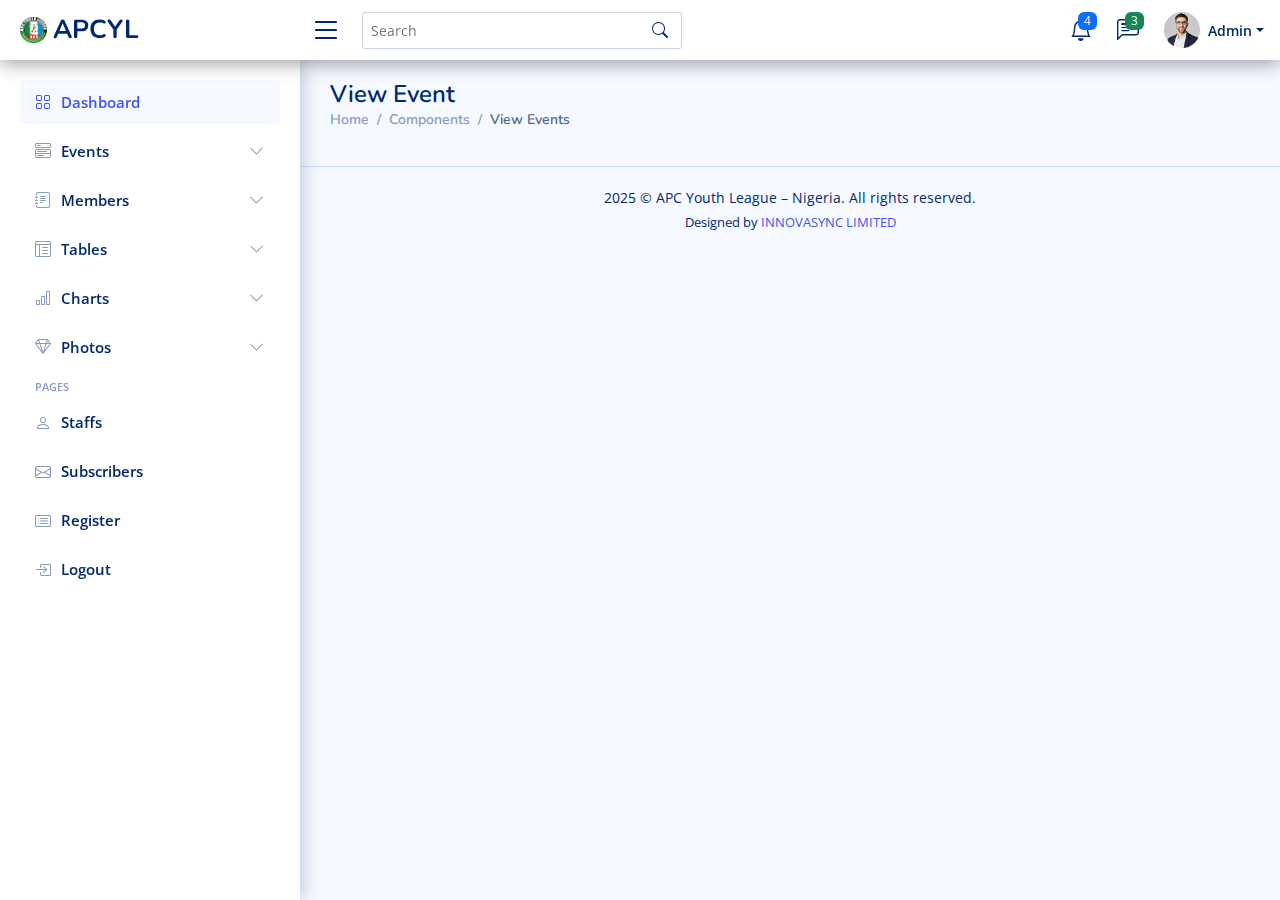
<file: Admin/components-accordion.html>
<!DOCTYPE html>
<html lang="en">

<head>
  <meta charset="utf-8">
  <meta content="width=device-width, initial-scale=1.0" name="viewport">

  <title>Components / Accordion - NiceAdmin Bootstrap Template</title>
  <meta content="" name="description">
  <meta content="" name="keywords">

  <!-- Favicons -->
  <link href="assets/img/favicon.png" rel="icon">
  <link href="assets/img/apple-touch-icon.png" rel="apple-touch-icon">

  <!-- Google Fonts -->
  <link href="https://fonts.gstatic.com" rel="preconnect">
  <link href="https://fonts.googleapis.com/css?family=Open+Sans:300,300i,400,400i,600,600i,700,700i|Nunito:300,300i,400,400i,600,600i,700,700i|Poppins:300,300i,400,400i,500,500i,600,600i,700,700i" rel="stylesheet">

  <!-- Vendor CSS Files -->
  <link href="assets/vendor/bootstrap/css/bootstrap.min.css" rel="stylesheet">
  <link href="assets/vendor/bootstrap-icons/bootstrap-icons.css" rel="stylesheet">
  <link href="assets/vendor/boxicons/css/boxicons.min.css" rel="stylesheet">
  <link href="assets/vendor/quill/quill.snow.css" rel="stylesheet">
  <link href="assets/vendor/quill/quill.bubble.css" rel="stylesheet">
  <link href="assets/vendor/remixicon/remixicon.css" rel="stylesheet">
  <link href="assets/vendor/simple-datatables/style.css" rel="stylesheet">

  <!-- Template Main CSS File -->
  <link href="assets/css/style.css" rel="stylesheet">
</head>

<body>

  <!-- ======= Header ======= -->
  <header id="header" class="header fixed-top d-flex align-items-center">

    <div class="d-flex align-items-center justify-content-between">
      <a href="index.html" class="logo d-flex align-items-center">
        <img src="assets/img/logo.png" alt="">
        <span class="d-none d-lg-block">APCYL</span>
      </a>
      <i class="bi bi-list toggle-sidebar-btn"></i>
    </div><!-- End Logo -->

    <div class="search-bar">
      <form class="search-form d-flex align-items-center" method="POST" action="#">
        <input type="text" name="query" placeholder="Search" title="Enter search keyword">
        <button type="submit" title="Search"><i class="bi bi-search"></i></button>
      </form>
    </div><!-- End Search Bar -->

    <nav class="header-nav ms-auto">
      <ul class="d-flex align-items-center">

        <li class="nav-item d-block d-lg-none">
          <a class="nav-link nav-icon search-bar-toggle " href="#">
            <i class="bi bi-search"></i>
          </a>
        </li><!-- End Search Icon-->

        <li class="nav-item dropdown">

          <a class="nav-link nav-icon" href="#" data-bs-toggle="dropdown">
            <i class="bi bi-bell"></i>
            <span class="badge bg-primary badge-number">4</span>
          </a><!-- End Notification Icon -->

          <ul class="dropdown-menu dropdown-menu-end dropdown-menu-arrow notifications">
            <li class="dropdown-header">
              You have 4 new notifications
              <a href="#"><span class="badge rounded-pill bg-primary p-2 ms-2">View all</span></a>
            </li>
            <li>
              <hr class="dropdown-divider">
            </li>

            <li class="notification-item">
              <i class="bi bi-exclamation-circle text-warning"></i>
              <div>
                <h4>Lorem Ipsum</h4>
                <p>Quae dolorem earum veritatis oditseno</p>
                <p>30 min. ago</p>
              </div>
            </li>

            <li>
              <hr class="dropdown-divider">
            </li>

            <li class="notification-item">
              <i class="bi bi-x-circle text-danger"></i>
              <div>
                <h4>Atque rerum nesciunt</h4>
                <p>Quae dolorem earum veritatis oditseno</p>
                <p>1 hr. ago</p>
              </div>
            </li>

            <li>
              <hr class="dropdown-divider">
            </li>

            <li class="notification-item">
              <i class="bi bi-check-circle text-success"></i>
              <div>
                <h4>Sit rerum fuga</h4>
                <p>Quae dolorem earum veritatis oditseno</p>
                <p>2 hrs. ago</p>
              </div>
            </li>

            <li>
              <hr class="dropdown-divider">
            </li>

            <li class="notification-item">
              <i class="bi bi-info-circle text-primary"></i>
              <div>
                <h4>Dicta reprehenderit</h4>
                <p>Quae dolorem earum veritatis oditseno</p>
                <p>4 hrs. ago</p>
              </div>
            </li>

            <li>
              <hr class="dropdown-divider">
            </li>
            <li class="dropdown-footer">
              <a href="#">Show all notifications</a>
            </li>

          </ul><!-- End Notification Dropdown Items -->

        </li><!-- End Notification Nav -->

        <li class="nav-item dropdown">

          <a class="nav-link nav-icon" href="#" data-bs-toggle="dropdown">
            <i class="bi bi-chat-left-text"></i>
            <span class="badge bg-success badge-number">3</span>
          </a><!-- End Messages Icon -->

          <ul class="dropdown-menu dropdown-menu-end dropdown-menu-arrow messages">
            <li class="dropdown-header">
              You have 3 new messages
              <a href="#"><span class="badge rounded-pill bg-primary p-2 ms-2">View all</span></a>
            </li>
            <li>
              <hr class="dropdown-divider">
            </li>

            <li class="message-item">
              <a href="#">
                <img src="assets/img/messages-1.jpg" alt="" class="rounded-circle">
                <div>
                  <h4>Maria Hudson</h4>
                  <p>Velit asperiores et ducimus soluta repudiandae labore officia est ut...</p>
                  <p>4 hrs. ago</p>
                </div>
              </a>
            </li>
            <li>
              <hr class="dropdown-divider">
            </li>

            <li class="message-item">
              <a href="#">
                <img src="assets/img/messages-2.jpg" alt="" class="rounded-circle">
                <div>
                  <h4>Anna Nelson</h4>
                  <p>Velit asperiores et ducimus soluta repudiandae labore officia est ut...</p>
                  <p>6 hrs. ago</p>
                </div>
              </a>
            </li>
            <li>
              <hr class="dropdown-divider">
            </li>

            <li class="message-item">
              <a href="#">
                <img src="assets/img/messages-3.jpg" alt="" class="rounded-circle">
                <div>
                  <h4>David Muldon</h4>
                  <p>Velit asperiores et ducimus soluta repudiandae labore officia est ut...</p>
                  <p>8 hrs. ago</p>
                </div>
              </a>
            </li>
            <li>
              <hr class="dropdown-divider">
            </li>

            <li class="dropdown-footer">
              <a href="#">Show all messages</a>
            </li>

          </ul><!-- End Messages Dropdown Items -->

        </li><!-- End Messages Nav -->

        <li class="nav-item dropdown pe-3">

          <a class="nav-link nav-profile d-flex align-items-center pe-0" href="#" data-bs-toggle="dropdown">
            <img src="assets/img/profile-img.jpg" alt="Profile" class="rounded-circle">
            <span class="d-none d-md-block dropdown-toggle ps-2">Admin</span>
          </a><!-- End Profile Iamge Icon -->

          <ul class="dropdown-menu dropdown-menu-end dropdown-menu-arrow profile">
            <li class="dropdown-header">
              <h6>Admin</h6>
              <span>Web Designer</span>
            </li>
            <li>
              <hr class="dropdown-divider">
            </li>

            <li>
              <a class="dropdown-item d-flex align-items-center" href="users-profile.html">
                <i class="bi bi-person"></i>
                <span>My Profile</span>
              </a>
            </li>
            <li>
              <hr class="dropdown-divider">
            </li>

            <li>
              <a class="dropdown-item d-flex align-items-center" href="users-profile.html">
                <i class="bi bi-gear"></i>
                <span>Account Settings</span>
              </a>
            </li>
            <li>
              <hr class="dropdown-divider">
            </li>

            <li>
              <a class="dropdown-item d-flex align-items-center" href="pages-faq.html">
                <i class="bi bi-question-circle"></i>
                <span>Need Help?</span>
              </a>
            </li>
            <li>
              <hr class="dropdown-divider">
            </li>

            <li>
              <a class="dropdown-item d-flex align-items-center" href="#">
                <i class="bi bi-box-arrow-right"></i>
                <span>Sign Out</span>
              </a>
            </li>

          </ul><!-- End Profile Dropdown Items -->
        </li><!-- End Profile Nav -->

      </ul>
    </nav><!-- End Icons Navigation -->

  </header><!-- End Header -->

  <!-- ======= Sidebar ======= -->
  <aside id="sidebar" class="sidebar">

    <ul class="sidebar-nav" id="sidebar-nav">

      <li class="nav-item">
        <a class="nav-link " href="index.html">
          <i class="bi bi-grid"></i>
          <span>Dashboard</span>
        </a>
      </li><!-- End Dashboard Nav -->

      <li class="nav-item">
        <a class="nav-link collapsed" data-bs-target="#components-nav" data-bs-toggle="collapse" href="#">
          <i class="bi bi-menu-button-wide"></i><span>Events</span><i class="bi bi-chevron-down ms-auto"></i>
        </a>
        <ul id="components-nav" class="nav-content collapse " data-bs-parent="#sidebar-nav">
          <li>
            <a href="components-alerts.html">
              <i class="bi bi-circle"></i><span>Add Event</span>
            </a>
          </li>
          <li>
            <a href="components-accordion.html">
              <i class="bi bi-circle"></i><span>View Event</span>
            </a>
          </li>
          <li>
            <a href="components-badges.html">
              <i class="bi bi-circle"></i><span>Modify Event</span>
            </a>
          </li>
        </ul>
      </li><!-- End Components Nav -->

      <li class="nav-item">
        <a class="nav-link collapsed" data-bs-target="#forms-nav" data-bs-toggle="collapse" href="#">
          <i class="bi bi-journal-text"></i><span>Members</span><i class="bi bi-chevron-down ms-auto"></i>
        </a>
        <ul id="forms-nav" class="nav-content collapse " data-bs-parent="#sidebar-nav">
          <li>
            <a href="forms-elements.html">
              <i class="bi bi-circle"></i><span>View Members</span>
            </a>
          </li>
          <li>
            <a href="forms-layouts.html">
              <i class="bi bi-circle"></i><span>Add Members</span>
            </a>
          </li>
        </ul>
      </li><!-- End Forms Nav -->

      <li class="nav-item">
        <a class="nav-link collapsed" data-bs-target="#tables-nav" data-bs-toggle="collapse" href="#">
          <i class="bi bi-layout-text-window-reverse"></i><span>Tables</span><i class="bi bi-chevron-down ms-auto"></i>
        </a>
        <ul id="tables-nav" class="nav-content collapse " data-bs-parent="#sidebar-nav">
          <li>
            <a href="tables-general.html">
              <i class="bi bi-circle"></i><span>General Tables</span>
            </a>
          </li>
          <li>
            <a href="tables-data.html">
              <i class="bi bi-circle"></i><span>Data Tables</span>
            </a>
          </li>
        </ul>
      </li><!-- End Tables Nav -->

      <li class="nav-item">
        <a class="nav-link collapsed" data-bs-target="#charts-nav" data-bs-toggle="collapse" href="#">
          <i class="bi bi-bar-chart"></i><span>Charts</span><i class="bi bi-chevron-down ms-auto"></i>
        </a>
        <ul id="charts-nav" class="nav-content collapse " data-bs-parent="#sidebar-nav">
          <li>
            <a href="charts-chartjs.html">
              <i class="bi bi-circle"></i><span>Chart.js</span>
            </a>
          </li>
          <li>
            <a href="charts-apexcharts.html">
              <i class="bi bi-circle"></i><span>ApexCharts</span>
            </a>
          </li>
          <li>
            <a href="charts-echarts.html">
              <i class="bi bi-circle"></i><span>ECharts</span>
            </a>
          </li>
        </ul>
      </li><!-- End Charts Nav -->

      <li class="nav-item">
        <a class="nav-link collapsed" data-bs-target="#icons-nav" data-bs-toggle="collapse" href="#">
          <i class="bi bi-gem"></i><span>Photos</span><i class="bi bi-chevron-down ms-auto"></i>
        </a>
        <ul id="icons-nav" class="nav-content collapse " data-bs-parent="#sidebar-nav">
          <li>
            <a href="icons-remix.html">
              <i class="bi bi-circle"></i><span>Videos</span>
            </a>
          </li>
          <li>
            <a href="icons-boxicons.html">
              <i class="bi bi-circle"></i><span>Images</span>
            </a>
          </li>
        </ul>
      </li><!-- End Icons Nav -->

      <li class="nav-heading">Pages</li>

      <li class="nav-item">
        <a class="nav-link collapsed" href="users-profile.html">
          <i class="bi bi-person"></i>
          <span>Staffs</span>
        </a>
      </li><!-- End Profile Page Nav -->

      <li class="nav-item">
        <a class="nav-link collapsed" href="pages-contact.html">
          <i class="bi bi-envelope"></i>
          <span>Subscribers</span>
        </a>
      </li><!-- End Contact Page Nav -->

      <li class="nav-item">
        <a class="nav-link collapsed" href="pages-register.html">
          <i class="bi bi-card-list"></i>
          <span>Register</span>
        </a>
      </li><!-- End Register Page Nav -->

      <li class="nav-item">
        <a class="nav-link collapsed" href="pages-login.html">
          <i class="bi bi-box-arrow-in-right"></i>
          <span>Logout</span>
        </a>
      </li><!-- End Login Page Nav -->
    </ul>

  </aside><!-- End Sidebar-->

  <main id="main" class="main">

    <div class="pagetitle">
      <h1>View Event</h1>
      <nav>
        <ol class="breadcrumb">
          <li class="breadcrumb-item"><a href="index.html">Home</a></li>
          <li class="breadcrumb-item">Components</li>
          <li class="breadcrumb-item active">View Events</li>
        </ol>
      </nav>
    </div><!-- End Page Title -->


  </main><!-- End #main -->

  <!-- ======= Footer ======= -->
  <footer id="footer" class="footer">
    <div class="copyright">2025
      &copy; APC Youth League – Nigeria. All rights reserved.
    </div>
    <div class="credits">
      Designed by <a href="https://innovasync.tech">INNOVASYNC LIMITED</a>
    </div>
  </footer><!-- End Footer -->

  <a href="#" class="back-to-top d-flex align-items-center justify-content-center"><i class="bi bi-arrow-up-short"></i></a>

  <!-- Vendor JS Files -->
  <script src="assets/vendor/apexcharts/apexcharts.min.js"></script>
  <script src="assets/vendor/bootstrap/js/bootstrap.bundle.min.js"></script>
  <script src="assets/vendor/chart.js/chart.umd.js"></script>
  <script src="assets/vendor/echarts/echarts.min.js"></script>
  <script src="assets/vendor/quill/quill.min.js"></script>
  <script src="assets/vendor/simple-datatables/simple-datatables.js"></script>
  <script src="assets/vendor/tinymce/tinymce.min.js"></script>
  <script src="assets/vendor/php-email-form/validate.js"></script>

  <!-- Template Main JS File -->
  <script src="assets/js/main.js"></script>

</body>

</html>
</file>
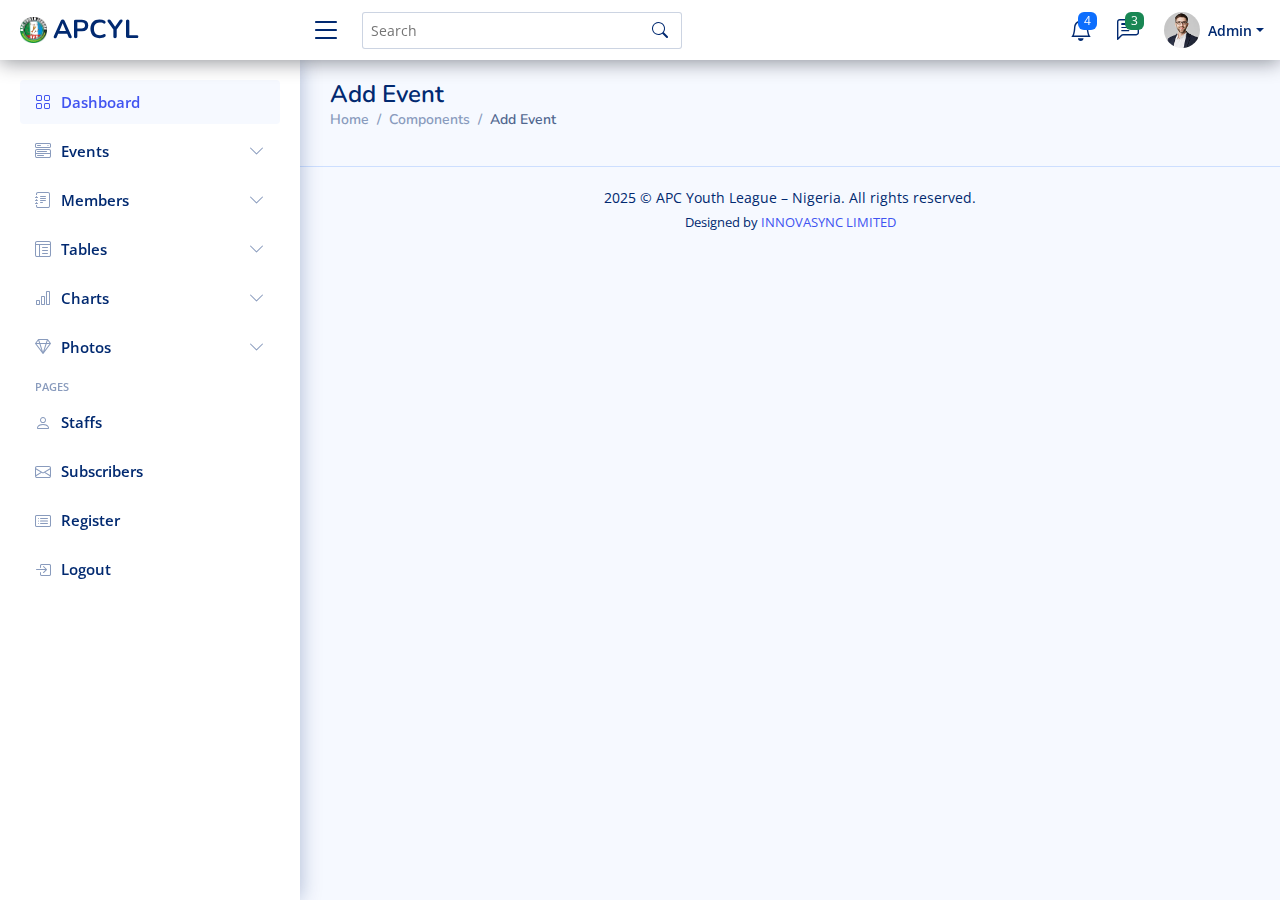
<file: Admin/components-alerts.html>
<!DOCTYPE html>
<html lang="en">

<head>
  <meta charset="utf-8">
  <meta content="width=device-width, initial-scale=1.0" name="viewport">

  <title>Components / Alerts - NiceAdmin Bootstrap Template</title>
  <meta content="" name="description">
  <meta content="" name="keywords">

  <!-- Favicons -->
  <link href="assets/img/favicon.png" rel="icon">
  <link href="assets/img/apple-touch-icon.png" rel="apple-touch-icon">

  <!-- Google Fonts -->
  <link href="https://fonts.gstatic.com" rel="preconnect">
  <link href="https://fonts.googleapis.com/css?family=Open+Sans:300,300i,400,400i,600,600i,700,700i|Nunito:300,300i,400,400i,600,600i,700,700i|Poppins:300,300i,400,400i,500,500i,600,600i,700,700i" rel="stylesheet">

  <!-- Vendor CSS Files -->
  <link href="assets/vendor/bootstrap/css/bootstrap.min.css" rel="stylesheet">
  <link href="assets/vendor/bootstrap-icons/bootstrap-icons.css" rel="stylesheet">
  <link href="assets/vendor/boxicons/css/boxicons.min.css" rel="stylesheet">
  <link href="assets/vendor/quill/quill.snow.css" rel="stylesheet">
  <link href="assets/vendor/quill/quill.bubble.css" rel="stylesheet">
  <link href="assets/vendor/remixicon/remixicon.css" rel="stylesheet">
  <link href="assets/vendor/simple-datatables/style.css" rel="stylesheet">

  <!-- Template Main CSS File -->
  <link href="assets/css/style.css" rel="stylesheet">

</head>

<body>

  <!-- ======= Header ======= -->
  <header id="header" class="header fixed-top d-flex align-items-center">

    <div class="d-flex align-items-center justify-content-between">
      <a href="index.html" class="logo d-flex align-items-center">
        <img src="assets/img/logo.png" alt="">
        <span class="d-none d-lg-block">APCYL</span>
      </a>
      <i class="bi bi-list toggle-sidebar-btn"></i>
    </div><!-- End Logo -->

    <div class="search-bar">
      <form class="search-form d-flex align-items-center" method="POST" action="#">
        <input type="text" name="query" placeholder="Search" title="Enter search keyword">
        <button type="submit" title="Search"><i class="bi bi-search"></i></button>
      </form>
    </div><!-- End Search Bar -->

    <nav class="header-nav ms-auto">
      <ul class="d-flex align-items-center">

        <li class="nav-item d-block d-lg-none">
          <a class="nav-link nav-icon search-bar-toggle " href="#">
            <i class="bi bi-search"></i>
          </a>
        </li><!-- End Search Icon-->

        <li class="nav-item dropdown">

          <a class="nav-link nav-icon" href="#" data-bs-toggle="dropdown">
            <i class="bi bi-bell"></i>
            <span class="badge bg-primary badge-number">4</span>
          </a><!-- End Notification Icon -->

          <ul class="dropdown-menu dropdown-menu-end dropdown-menu-arrow notifications">
            <li class="dropdown-header">
              You have 4 new notifications
              <a href="#"><span class="badge rounded-pill bg-primary p-2 ms-2">View all</span></a>
            </li>
            <li>
              <hr class="dropdown-divider">
            </li>

            <li class="notification-item">
              <i class="bi bi-exclamation-circle text-warning"></i>
              <div>
                <h4>Lorem Ipsum</h4>
                <p>Quae dolorem earum veritatis oditseno</p>
                <p>30 min. ago</p>
              </div>
            </li>

            <li>
              <hr class="dropdown-divider">
            </li>

            <li class="notification-item">
              <i class="bi bi-x-circle text-danger"></i>
              <div>
                <h4>Atque rerum nesciunt</h4>
                <p>Quae dolorem earum veritatis oditseno</p>
                <p>1 hr. ago</p>
              </div>
            </li>

            <li>
              <hr class="dropdown-divider">
            </li>

            <li class="notification-item">
              <i class="bi bi-check-circle text-success"></i>
              <div>
                <h4>Sit rerum fuga</h4>
                <p>Quae dolorem earum veritatis oditseno</p>
                <p>2 hrs. ago</p>
              </div>
            </li>

            <li>
              <hr class="dropdown-divider">
            </li>

            <li class="notification-item">
              <i class="bi bi-info-circle text-primary"></i>
              <div>
                <h4>Dicta reprehenderit</h4>
                <p>Quae dolorem earum veritatis oditseno</p>
                <p>4 hrs. ago</p>
              </div>
            </li>

            <li>
              <hr class="dropdown-divider">
            </li>
            <li class="dropdown-footer">
              <a href="#">Show all notifications</a>
            </li>

          </ul><!-- End Notification Dropdown Items -->

        </li><!-- End Notification Nav -->

        <li class="nav-item dropdown">

          <a class="nav-link nav-icon" href="#" data-bs-toggle="dropdown">
            <i class="bi bi-chat-left-text"></i>
            <span class="badge bg-success badge-number">3</span>
          </a><!-- End Messages Icon -->

          <ul class="dropdown-menu dropdown-menu-end dropdown-menu-arrow messages">
            <li class="dropdown-header">
              You have 3 new messages
              <a href="#"><span class="badge rounded-pill bg-primary p-2 ms-2">View all</span></a>
            </li>
            <li>
              <hr class="dropdown-divider">
            </li>

            <li class="message-item">
              <a href="#">
                <img src="assets/img/messages-1.jpg" alt="" class="rounded-circle">
                <div>
                  <h4>Maria Hudson</h4>
                  <p>Velit asperiores et ducimus soluta repudiandae labore officia est ut...</p>
                  <p>4 hrs. ago</p>
                </div>
              </a>
            </li>
            <li>
              <hr class="dropdown-divider">
            </li>

            <li class="message-item">
              <a href="#">
                <img src="assets/img/messages-2.jpg" alt="" class="rounded-circle">
                <div>
                  <h4>Anna Nelson</h4>
                  <p>Velit asperiores et ducimus soluta repudiandae labore officia est ut...</p>
                  <p>6 hrs. ago</p>
                </div>
              </a>
            </li>
            <li>
              <hr class="dropdown-divider">
            </li>

            <li class="message-item">
              <a href="#">
                <img src="assets/img/messages-3.jpg" alt="" class="rounded-circle">
                <div>
                  <h4>David Muldon</h4>
                  <p>Velit asperiores et ducimus soluta repudiandae labore officia est ut...</p>
                  <p>8 hrs. ago</p>
                </div>
              </a>
            </li>
            <li>
              <hr class="dropdown-divider">
            </li>

            <li class="dropdown-footer">
              <a href="#">Show all messages</a>
            </li>

          </ul><!-- End Messages Dropdown Items -->

        </li><!-- End Messages Nav -->

        <li class="nav-item dropdown pe-3">

          <a class="nav-link nav-profile d-flex align-items-center pe-0" href="#" data-bs-toggle="dropdown">
            <img src="assets/img/profile-img.jpg" alt="Profile" class="rounded-circle">
            <span class="d-none d-md-block dropdown-toggle ps-2">Admin</span>
          </a><!-- End Profile Iamge Icon -->

          <ul class="dropdown-menu dropdown-menu-end dropdown-menu-arrow profile">
            <li class="dropdown-header">
              <h6>Admin</h6>
              <span>Web Designer</span>
            </li>
            <li>
              <hr class="dropdown-divider">
            </li>

            <li>
              <a class="dropdown-item d-flex align-items-center" href="users-profile.html">
                <i class="bi bi-person"></i>
                <span>My Profile</span>
              </a>
            </li>
            <li>
              <hr class="dropdown-divider">
            </li>

            <li>
              <a class="dropdown-item d-flex align-items-center" href="users-profile.html">
                <i class="bi bi-gear"></i>
                <span>Account Settings</span>
              </a>
            </li>
            <li>
              <hr class="dropdown-divider">
            </li>

            <li>
              <a class="dropdown-item d-flex align-items-center" href="pages-faq.html">
                <i class="bi bi-question-circle"></i>
                <span>Need Help?</span>
              </a>
            </li>
            <li>
              <hr class="dropdown-divider">
            </li>

            <li>
              <a class="dropdown-item d-flex align-items-center" href="#">
                <i class="bi bi-box-arrow-right"></i>
                <span>Sign Out</span>
              </a>
            </li>

          </ul><!-- End Profile Dropdown Items -->
        </li><!-- End Profile Nav -->

      </ul>
    </nav><!-- End Icons Navigation -->

  </header><!-- End Header -->

  <!-- ======= Sidebar ======= -->
  <aside id="sidebar" class="sidebar">

    <ul class="sidebar-nav" id="sidebar-nav">

      <li class="nav-item">
        <a class="nav-link " href="index.html">
          <i class="bi bi-grid"></i>
          <span>Dashboard</span>
        </a>
      </li><!-- End Dashboard Nav -->

      <li class="nav-item">
        <a class="nav-link collapsed" data-bs-target="#components-nav" data-bs-toggle="collapse" href="#">
          <i class="bi bi-menu-button-wide"></i><span>Events</span><i class="bi bi-chevron-down ms-auto"></i>
        </a>
        <ul id="components-nav" class="nav-content collapse " data-bs-parent="#sidebar-nav">
          <li>
            <a href="components-alerts.html">
              <i class="bi bi-circle"></i><span>Add Event</span>
            </a>
          </li>
          <li>
            <a href="components-accordion.html">
              <i class="bi bi-circle"></i><span>View Event</span>
            </a>
          </li>
          <li>
            <a href="components-badges.html">
              <i class="bi bi-circle"></i><span>Modify Event</span>
            </a>
          </li>
        </ul>
      </li><!-- End Components Nav -->

      <li class="nav-item">
        <a class="nav-link collapsed" data-bs-target="#forms-nav" data-bs-toggle="collapse" href="#">
          <i class="bi bi-journal-text"></i><span>Members</span><i class="bi bi-chevron-down ms-auto"></i>
        </a>
        <ul id="forms-nav" class="nav-content collapse " data-bs-parent="#sidebar-nav">
          <li>
            <a href="forms-elements.html">
              <i class="bi bi-circle"></i><span>View Members</span>
            </a>
          </li>
          <li>
            <a href="forms-layouts.html">
              <i class="bi bi-circle"></i><span>Add Members</span>
            </a>
          </li>
        </ul>
      </li><!-- End Forms Nav -->

      <li class="nav-item">
        <a class="nav-link collapsed" data-bs-target="#tables-nav" data-bs-toggle="collapse" href="#">
          <i class="bi bi-layout-text-window-reverse"></i><span>Tables</span><i class="bi bi-chevron-down ms-auto"></i>
        </a>
        <ul id="tables-nav" class="nav-content collapse " data-bs-parent="#sidebar-nav">
          <li>
            <a href="tables-general.html">
              <i class="bi bi-circle"></i><span>General Tables</span>
            </a>
          </li>
          <li>
            <a href="tables-data.html">
              <i class="bi bi-circle"></i><span>Data Tables</span>
            </a>
          </li>
        </ul>
      </li><!-- End Tables Nav -->

      <li class="nav-item">
        <a class="nav-link collapsed" data-bs-target="#charts-nav" data-bs-toggle="collapse" href="#">
          <i class="bi bi-bar-chart"></i><span>Charts</span><i class="bi bi-chevron-down ms-auto"></i>
        </a>
        <ul id="charts-nav" class="nav-content collapse " data-bs-parent="#sidebar-nav">
          <li>
            <a href="charts-chartjs.html">
              <i class="bi bi-circle"></i><span>Chart.js</span>
            </a>
          </li>
          <li>
            <a href="charts-apexcharts.html">
              <i class="bi bi-circle"></i><span>ApexCharts</span>
            </a>
          </li>
          <li>
            <a href="charts-echarts.html">
              <i class="bi bi-circle"></i><span>ECharts</span>
            </a>
          </li>
        </ul>
      </li><!-- End Charts Nav -->

      <li class="nav-item">
        <a class="nav-link collapsed" data-bs-target="#icons-nav" data-bs-toggle="collapse" href="#">
          <i class="bi bi-gem"></i><span>Photos</span><i class="bi bi-chevron-down ms-auto"></i>
        </a>
        <ul id="icons-nav" class="nav-content collapse " data-bs-parent="#sidebar-nav">
          <li>
            <a href="icons-remix.html">
              <i class="bi bi-circle"></i><span>Videos</span>
            </a>
          </li>
          <li>
            <a href="icons-boxicons.html">
              <i class="bi bi-circle"></i><span>Images</span>
            </a>
          </li>
        </ul>
      </li><!-- End Icons Nav -->

      <li class="nav-heading">Pages</li>

      <li class="nav-item">
        <a class="nav-link collapsed" href="users-profile.html">
          <i class="bi bi-person"></i>
          <span>Staffs</span>
        </a>
      </li><!-- End Profile Page Nav -->

      <li class="nav-item">
        <a class="nav-link collapsed" href="pages-contact.html">
          <i class="bi bi-envelope"></i>
          <span>Subscribers</span>
        </a>
      </li><!-- End Contact Page Nav -->

      <li class="nav-item">
        <a class="nav-link collapsed" href="pages-register.html">
          <i class="bi bi-card-list"></i>
          <span>Register</span>
        </a>
      </li><!-- End Register Page Nav -->

      <li class="nav-item">
        <a class="nav-link collapsed" href="pages-login.html">
          <i class="bi bi-box-arrow-in-right"></i>
          <span>Logout</span>
        </a>
      </li><!-- End Login Page Nav -->
    </ul>

  </aside><!-- End Sidebar-->

  <main id="main" class="main">

    <div class="pagetitle">
      <h1>Add Event</h1>
      <nav>
        <ol class="breadcrumb">
          <li class="breadcrumb-item"><a href="index.html">Home</a></li>
          <li class="breadcrumb-item">Components</li>
          <li class="breadcrumb-item active">Add Event</li>
        </ol>
      </nav>
    </div><!-- End Page Title -->


  </main><!-- End #main -->

  <!-- ======= Footer ======= -->
  <footer id="footer" class="footer">
    <div class="copyright">2025
      &copy; APC Youth League – Nigeria. All rights reserved.
    </div>
    <div class="credits">
      Designed by <a href="https://innovasync.tech">INNOVASYNC LIMITED</a>
    </div>
  </footer><!-- End Footer -->

  <a href="#" class="back-to-top d-flex align-items-center justify-content-center"><i class="bi bi-arrow-up-short"></i></a>

  <!-- Vendor JS Files -->
  <script src="assets/vendor/apexcharts/apexcharts.min.js"></script>
  <script src="assets/vendor/bootstrap/js/bootstrap.bundle.min.js"></script>
  <script src="assets/vendor/chart.js/chart.umd.js"></script>
  <script src="assets/vendor/echarts/echarts.min.js"></script>
  <script src="assets/vendor/quill/quill.min.js"></script>
  <script src="assets/vendor/simple-datatables/simple-datatables.js"></script>
  <script src="assets/vendor/tinymce/tinymce.min.js"></script>
  <script src="assets/vendor/php-email-form/validate.js"></script>

  <!-- Template Main JS File -->
  <script src="assets/js/main.js"></script>

</body>

</html>
</file>
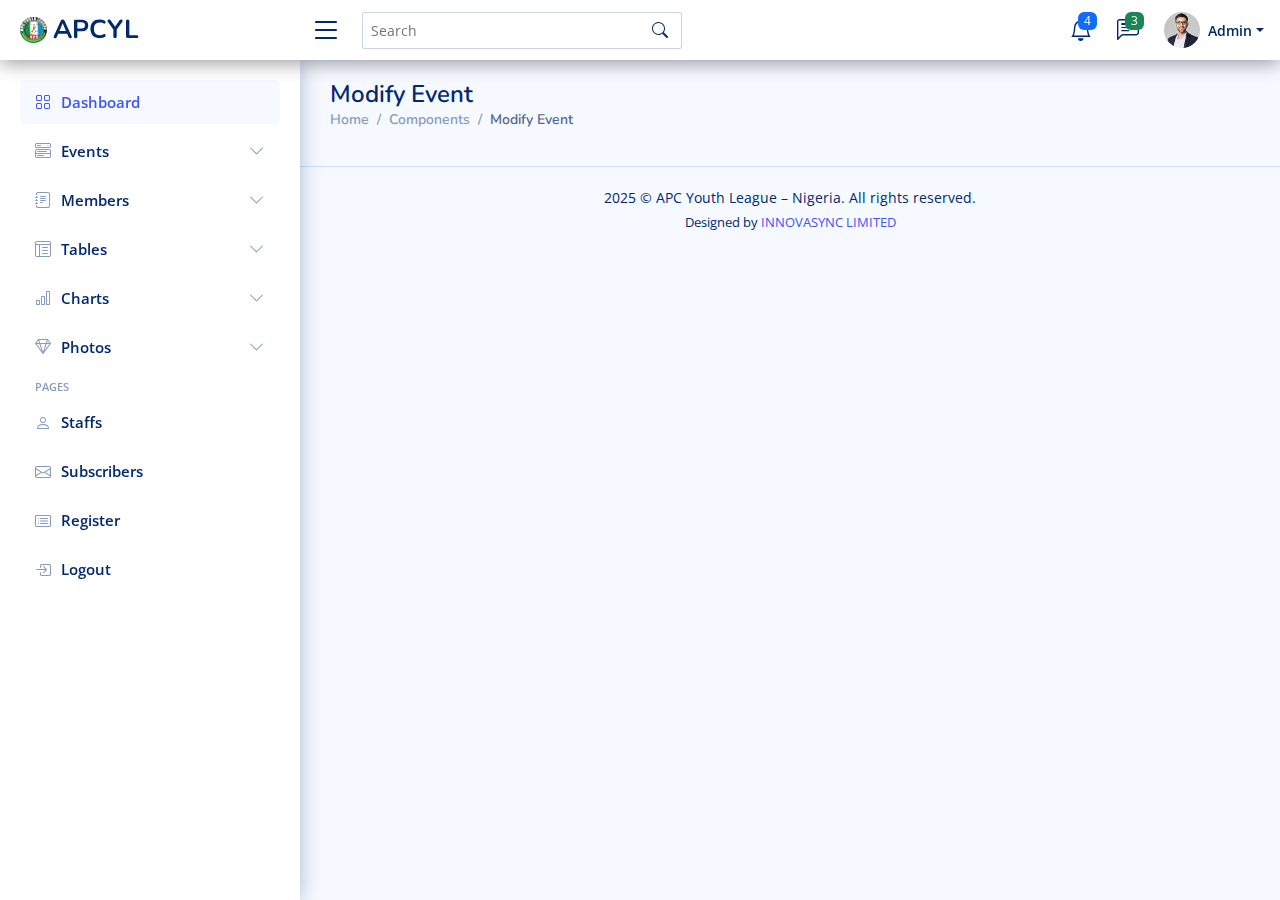
<file: Admin/components-badges.html>
<!DOCTYPE html>
<html lang="en">

<head>
  <meta charset="utf-8">
  <meta content="width=device-width, initial-scale=1.0" name="viewport">

  <title>Components / Badges - NiceAdmin Bootstrap Template</title>
  <meta content="" name="description">
  <meta content="" name="keywords">

  <!-- Favicons -->
  <link href="assets/img/favicon.png" rel="icon">
  <link href="assets/img/apple-touch-icon.png" rel="apple-touch-icon">

  <!-- Google Fonts -->
  <link href="https://fonts.gstatic.com" rel="preconnect">
  <link href="https://fonts.googleapis.com/css?family=Open+Sans:300,300i,400,400i,600,600i,700,700i|Nunito:300,300i,400,400i,600,600i,700,700i|Poppins:300,300i,400,400i,500,500i,600,600i,700,700i" rel="stylesheet">

  <!-- Vendor CSS Files -->
  <link href="assets/vendor/bootstrap/css/bootstrap.min.css" rel="stylesheet">
  <link href="assets/vendor/bootstrap-icons/bootstrap-icons.css" rel="stylesheet">
  <link href="assets/vendor/boxicons/css/boxicons.min.css" rel="stylesheet">
  <link href="assets/vendor/quill/quill.snow.css" rel="stylesheet">
  <link href="assets/vendor/quill/quill.bubble.css" rel="stylesheet">
  <link href="assets/vendor/remixicon/remixicon.css" rel="stylesheet">
  <link href="assets/vendor/simple-datatables/style.css" rel="stylesheet">

  <!-- Template Main CSS File -->
  <link href="assets/css/style.css" rel="stylesheet">

</head>

<body>

  <!-- ======= Header ======= -->
  <header id="header" class="header fixed-top d-flex align-items-center">

    <div class="d-flex align-items-center justify-content-between">
      <a href="index.html" class="logo d-flex align-items-center">
        <img src="assets/img/logo.png" alt="">
        <span class="d-none d-lg-block">APCYL</span>
      </a>
      <i class="bi bi-list toggle-sidebar-btn"></i>
    </div><!-- End Logo -->

    <div class="search-bar">
      <form class="search-form d-flex align-items-center" method="POST" action="#">
        <input type="text" name="query" placeholder="Search" title="Enter search keyword">
        <button type="submit" title="Search"><i class="bi bi-search"></i></button>
      </form>
    </div><!-- End Search Bar -->

    <nav class="header-nav ms-auto">
      <ul class="d-flex align-items-center">

        <li class="nav-item d-block d-lg-none">
          <a class="nav-link nav-icon search-bar-toggle " href="#">
            <i class="bi bi-search"></i>
          </a>
        </li><!-- End Search Icon-->

        <li class="nav-item dropdown">

          <a class="nav-link nav-icon" href="#" data-bs-toggle="dropdown">
            <i class="bi bi-bell"></i>
            <span class="badge bg-primary badge-number">4</span>
          </a><!-- End Notification Icon -->

          <ul class="dropdown-menu dropdown-menu-end dropdown-menu-arrow notifications">
            <li class="dropdown-header">
              You have 4 new notifications
              <a href="#"><span class="badge rounded-pill bg-primary p-2 ms-2">View all</span></a>
            </li>
            <li>
              <hr class="dropdown-divider">
            </li>

            <li class="notification-item">
              <i class="bi bi-exclamation-circle text-warning"></i>
              <div>
                <h4>Lorem Ipsum</h4>
                <p>Quae dolorem earum veritatis oditseno</p>
                <p>30 min. ago</p>
              </div>
            </li>

            <li>
              <hr class="dropdown-divider">
            </li>

            <li class="notification-item">
              <i class="bi bi-x-circle text-danger"></i>
              <div>
                <h4>Atque rerum nesciunt</h4>
                <p>Quae dolorem earum veritatis oditseno</p>
                <p>1 hr. ago</p>
              </div>
            </li>

            <li>
              <hr class="dropdown-divider">
            </li>

            <li class="notification-item">
              <i class="bi bi-check-circle text-success"></i>
              <div>
                <h4>Sit rerum fuga</h4>
                <p>Quae dolorem earum veritatis oditseno</p>
                <p>2 hrs. ago</p>
              </div>
            </li>

            <li>
              <hr class="dropdown-divider">
            </li>

            <li class="notification-item">
              <i class="bi bi-info-circle text-primary"></i>
              <div>
                <h4>Dicta reprehenderit</h4>
                <p>Quae dolorem earum veritatis oditseno</p>
                <p>4 hrs. ago</p>
              </div>
            </li>

            <li>
              <hr class="dropdown-divider">
            </li>
            <li class="dropdown-footer">
              <a href="#">Show all notifications</a>
            </li>

          </ul><!-- End Notification Dropdown Items -->

        </li><!-- End Notification Nav -->

        <li class="nav-item dropdown">

          <a class="nav-link nav-icon" href="#" data-bs-toggle="dropdown">
            <i class="bi bi-chat-left-text"></i>
            <span class="badge bg-success badge-number">3</span>
          </a><!-- End Messages Icon -->

          <ul class="dropdown-menu dropdown-menu-end dropdown-menu-arrow messages">
            <li class="dropdown-header">
              You have 3 new messages
              <a href="#"><span class="badge rounded-pill bg-primary p-2 ms-2">View all</span></a>
            </li>
            <li>
              <hr class="dropdown-divider">
            </li>

            <li class="message-item">
              <a href="#">
                <img src="assets/img/messages-1.jpg" alt="" class="rounded-circle">
                <div>
                  <h4>Maria Hudson</h4>
                  <p>Velit asperiores et ducimus soluta repudiandae labore officia est ut...</p>
                  <p>4 hrs. ago</p>
                </div>
              </a>
            </li>
            <li>
              <hr class="dropdown-divider">
            </li>

            <li class="message-item">
              <a href="#">
                <img src="assets/img/messages-2.jpg" alt="" class="rounded-circle">
                <div>
                  <h4>Anna Nelson</h4>
                  <p>Velit asperiores et ducimus soluta repudiandae labore officia est ut...</p>
                  <p>6 hrs. ago</p>
                </div>
              </a>
            </li>
            <li>
              <hr class="dropdown-divider">
            </li>

            <li class="message-item">
              <a href="#">
                <img src="assets/img/messages-3.jpg" alt="" class="rounded-circle">
                <div>
                  <h4>David Muldon</h4>
                  <p>Velit asperiores et ducimus soluta repudiandae labore officia est ut...</p>
                  <p>8 hrs. ago</p>
                </div>
              </a>
            </li>
            <li>
              <hr class="dropdown-divider">
            </li>

            <li class="dropdown-footer">
              <a href="#">Show all messages</a>
            </li>

          </ul><!-- End Messages Dropdown Items -->

        </li><!-- End Messages Nav -->

        <li class="nav-item dropdown pe-3">

          <a class="nav-link nav-profile d-flex align-items-center pe-0" href="#" data-bs-toggle="dropdown">
            <img src="assets/img/profile-img.jpg" alt="Profile" class="rounded-circle">
            <span class="d-none d-md-block dropdown-toggle ps-2">Admin</span>
          </a><!-- End Profile Iamge Icon -->

          <ul class="dropdown-menu dropdown-menu-end dropdown-menu-arrow profile">
            <li class="dropdown-header">
              <h6>Admin</h6>
              <span>Web Designer</span>
            </li>
            <li>
              <hr class="dropdown-divider">
            </li>

            <li>
              <a class="dropdown-item d-flex align-items-center" href="users-profile.html">
                <i class="bi bi-person"></i>
                <span>My Profile</span>
              </a>
            </li>
            <li>
              <hr class="dropdown-divider">
            </li>

            <li>
              <a class="dropdown-item d-flex align-items-center" href="users-profile.html">
                <i class="bi bi-gear"></i>
                <span>Account Settings</span>
              </a>
            </li>
            <li>
              <hr class="dropdown-divider">
            </li>

            <li>
              <a class="dropdown-item d-flex align-items-center" href="pages-faq.html">
                <i class="bi bi-question-circle"></i>
                <span>Need Help?</span>
              </a>
            </li>
            <li>
              <hr class="dropdown-divider">
            </li>

            <li>
              <a class="dropdown-item d-flex align-items-center" href="#">
                <i class="bi bi-box-arrow-right"></i>
                <span>Sign Out</span>
              </a>
            </li>

          </ul><!-- End Profile Dropdown Items -->
        </li><!-- End Profile Nav -->

      </ul>
    </nav><!-- End Icons Navigation -->

  </header><!-- End Header -->

  <!-- ======= Sidebar ======= -->
  <aside id="sidebar" class="sidebar">

    <ul class="sidebar-nav" id="sidebar-nav">

      <li class="nav-item">
        <a class="nav-link " href="index.html">
          <i class="bi bi-grid"></i>
          <span>Dashboard</span>
        </a>
      </li><!-- End Dashboard Nav -->

      <li class="nav-item">
        <a class="nav-link collapsed" data-bs-target="#components-nav" data-bs-toggle="collapse" href="#">
          <i class="bi bi-menu-button-wide"></i><span>Events</span><i class="bi bi-chevron-down ms-auto"></i>
        </a>
        <ul id="components-nav" class="nav-content collapse " data-bs-parent="#sidebar-nav">
          <li>
            <a href="components-alerts.html">
              <i class="bi bi-circle"></i><span>Add Event</span>
            </a>
          </li>
          <li>
            <a href="components-accordion.html">
              <i class="bi bi-circle"></i><span>View Event</span>
            </a>
          </li>
          <li>
            <a href="components-badges.html">
              <i class="bi bi-circle"></i><span>Modify Event</span>
            </a>
          </li>
        </ul>
      </li><!-- End Components Nav -->

      <li class="nav-item">
        <a class="nav-link collapsed" data-bs-target="#forms-nav" data-bs-toggle="collapse" href="#">
          <i class="bi bi-journal-text"></i><span>Members</span><i class="bi bi-chevron-down ms-auto"></i>
        </a>
        <ul id="forms-nav" class="nav-content collapse " data-bs-parent="#sidebar-nav">
          <li>
            <a href="forms-elements.html">
              <i class="bi bi-circle"></i><span>View Members</span>
            </a>
          </li>
          <li>
            <a href="forms-layouts.html">
              <i class="bi bi-circle"></i><span>Add Members</span>
            </a>
          </li>
        </ul>
      </li><!-- End Forms Nav -->

      <li class="nav-item">
        <a class="nav-link collapsed" data-bs-target="#tables-nav" data-bs-toggle="collapse" href="#">
          <i class="bi bi-layout-text-window-reverse"></i><span>Tables</span><i class="bi bi-chevron-down ms-auto"></i>
        </a>
        <ul id="tables-nav" class="nav-content collapse " data-bs-parent="#sidebar-nav">
          <li>
            <a href="tables-general.html">
              <i class="bi bi-circle"></i><span>General Tables</span>
            </a>
          </li>
          <li>
            <a href="tables-data.html">
              <i class="bi bi-circle"></i><span>Data Tables</span>
            </a>
          </li>
        </ul>
      </li><!-- End Tables Nav -->

      <li class="nav-item">
        <a class="nav-link collapsed" data-bs-target="#charts-nav" data-bs-toggle="collapse" href="#">
          <i class="bi bi-bar-chart"></i><span>Charts</span><i class="bi bi-chevron-down ms-auto"></i>
        </a>
        <ul id="charts-nav" class="nav-content collapse " data-bs-parent="#sidebar-nav">
          <li>
            <a href="charts-chartjs.html">
              <i class="bi bi-circle"></i><span>Chart.js</span>
            </a>
          </li>
          <li>
            <a href="charts-apexcharts.html">
              <i class="bi bi-circle"></i><span>ApexCharts</span>
            </a>
          </li>
          <li>
            <a href="charts-echarts.html">
              <i class="bi bi-circle"></i><span>ECharts</span>
            </a>
          </li>
        </ul>
      </li><!-- End Charts Nav -->

      <li class="nav-item">
        <a class="nav-link collapsed" data-bs-target="#icons-nav" data-bs-toggle="collapse" href="#">
          <i class="bi bi-gem"></i><span>Photos</span><i class="bi bi-chevron-down ms-auto"></i>
        </a>
        <ul id="icons-nav" class="nav-content collapse " data-bs-parent="#sidebar-nav">
          <li>
            <a href="icons-remix.html">
              <i class="bi bi-circle"></i><span>Videos</span>
            </a>
          </li>
          <li>
            <a href="icons-boxicons.html">
              <i class="bi bi-circle"></i><span>Images</span>
            </a>
          </li>
        </ul>
      </li><!-- End Icons Nav -->

      <li class="nav-heading">Pages</li>

      <li class="nav-item">
        <a class="nav-link collapsed" href="users-profile.html">
          <i class="bi bi-person"></i>
          <span>Staffs</span>
        </a>
      </li><!-- End Profile Page Nav -->

      <li class="nav-item">
        <a class="nav-link collapsed" href="pages-contact.html">
          <i class="bi bi-envelope"></i>
          <span>Subscribers</span>
        </a>
      </li><!-- End Contact Page Nav -->

      <li class="nav-item">
        <a class="nav-link collapsed" href="pages-register.html">
          <i class="bi bi-card-list"></i>
          <span>Register</span>
        </a>
      </li><!-- End Register Page Nav -->

      <li class="nav-item">
        <a class="nav-link collapsed" href="pages-login.html">
          <i class="bi bi-box-arrow-in-right"></i>
          <span>Logout</span>
        </a>
      </li><!-- End Login Page Nav -->
    </ul>

  </aside><!-- End Sidebar-->

  <main id="main" class="main">

    <div class="pagetitle">
      <h1>Modify Event</h1>
      <nav>
        <ol class="breadcrumb">
          <li class="breadcrumb-item"><a href="index.html">Home</a></li>
          <li class="breadcrumb-item">Components</li>
          <li class="breadcrumb-item active">Modify Event</li>
        </ol>
      </nav>
    </div><!-- End Page Title -->

  </main><!-- End #main -->

  <!-- ======= Footer ======= -->
  <footer id="footer" class="footer">
    <div class="copyright">2025
      &copy; APC Youth League – Nigeria. All rights reserved.
    </div>
    <div class="credits">
      Designed by <a href="https://innovasync.tech">INNOVASYNC LIMITED</a>
    </div>
  </footer><!-- End Footer -->

  <a href="#" class="back-to-top d-flex align-items-center justify-content-center"><i class="bi bi-arrow-up-short"></i></a>

  <!-- Vendor JS Files -->
  <script src="assets/vendor/apexcharts/apexcharts.min.js"></script>
  <script src="assets/vendor/bootstrap/js/bootstrap.bundle.min.js"></script>
  <script src="assets/vendor/chart.js/chart.umd.js"></script>
  <script src="assets/vendor/echarts/echarts.min.js"></script>
  <script src="assets/vendor/quill/quill.min.js"></script>
  <script src="assets/vendor/simple-datatables/simple-datatables.js"></script>
  <script src="assets/vendor/tinymce/tinymce.min.js"></script>
  <script src="assets/vendor/php-email-form/validate.js"></script>

  <!-- Template Main JS File -->
  <script src="assets/js/main.js"></script>

</body>

</html>
</file>
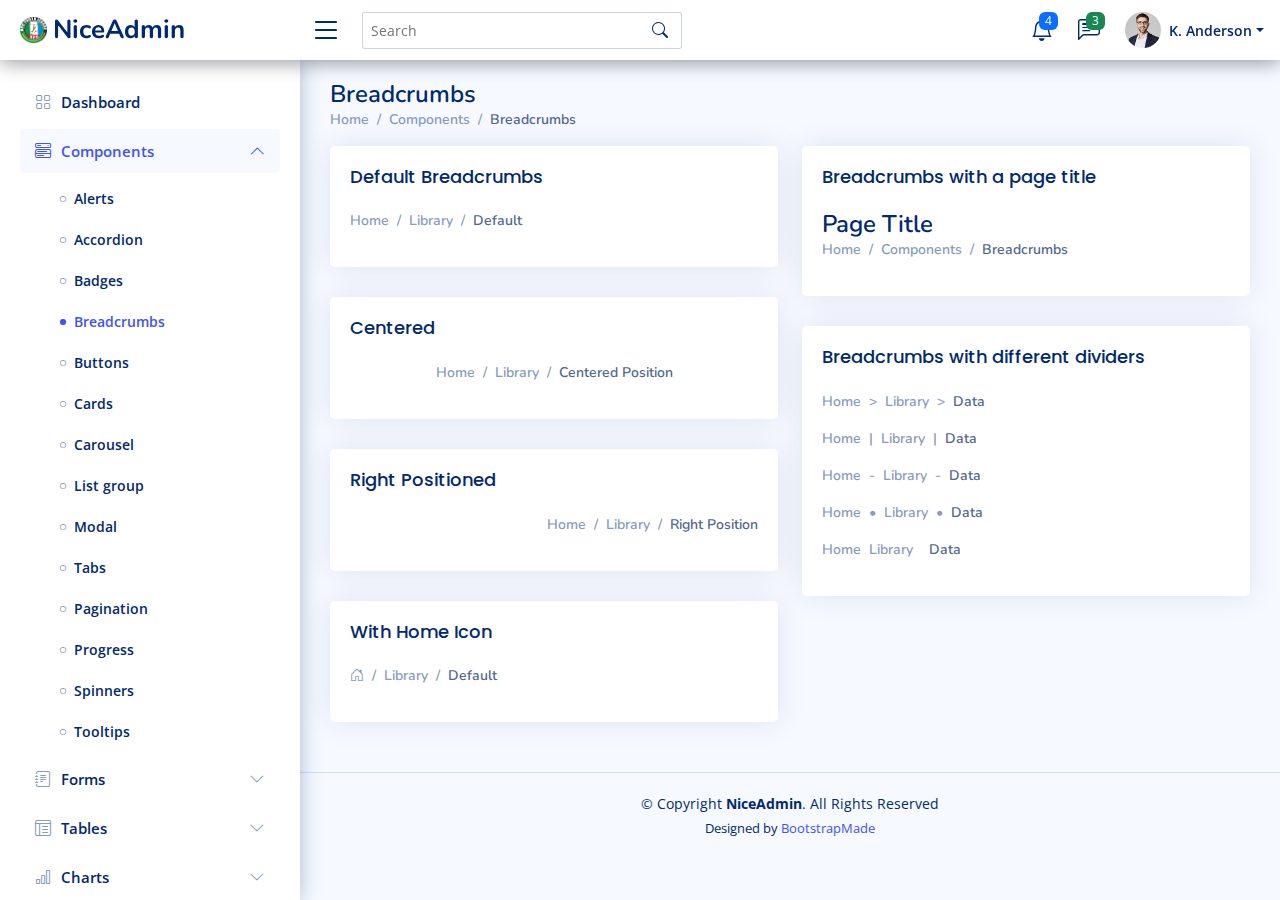
<file: Admin/components-breadcrumbs.html>
<!DOCTYPE html>
<html lang="en">

<head>
  <meta charset="utf-8">
  <meta content="width=device-width, initial-scale=1.0" name="viewport">

  <title>Components / Breadcrumbs - NiceAdmin Bootstrap Template</title>
  <meta content="" name="description">
  <meta content="" name="keywords">

  <!-- Favicons -->
  <link href="assets/img/favicon.png" rel="icon">
  <link href="assets/img/apple-touch-icon.png" rel="apple-touch-icon">

  <!-- Google Fonts -->
  <link href="https://fonts.gstatic.com" rel="preconnect">
  <link href="https://fonts.googleapis.com/css?family=Open+Sans:300,300i,400,400i,600,600i,700,700i|Nunito:300,300i,400,400i,600,600i,700,700i|Poppins:300,300i,400,400i,500,500i,600,600i,700,700i" rel="stylesheet">

  <!-- Vendor CSS Files -->
  <link href="assets/vendor/bootstrap/css/bootstrap.min.css" rel="stylesheet">
  <link href="assets/vendor/bootstrap-icons/bootstrap-icons.css" rel="stylesheet">
  <link href="assets/vendor/boxicons/css/boxicons.min.css" rel="stylesheet">
  <link href="assets/vendor/quill/quill.snow.css" rel="stylesheet">
  <link href="assets/vendor/quill/quill.bubble.css" rel="stylesheet">
  <link href="assets/vendor/remixicon/remixicon.css" rel="stylesheet">
  <link href="assets/vendor/simple-datatables/style.css" rel="stylesheet">

  <!-- Template Main CSS File -->
  <link href="assets/css/style.css" rel="stylesheet">

  <!-- =======================================================
  * Template Name: NiceAdmin - v2.5.0
  * Template URL: https://bootstrapmade.com/nice-admin-bootstrap-admin-html-template/
  * Author: BootstrapMade.com
  * License: https://bootstrapmade.com/license/
  ======================================================== -->
</head>

<body>

  <!-- ======= Header ======= -->
  <header id="header" class="header fixed-top d-flex align-items-center">

    <div class="d-flex align-items-center justify-content-between">
      <a href="index.html" class="logo d-flex align-items-center">
        <img src="assets/img/logo.png" alt="">
        <span class="d-none d-lg-block">NiceAdmin</span>
      </a>
      <i class="bi bi-list toggle-sidebar-btn"></i>
    </div><!-- End Logo -->

    <div class="search-bar">
      <form class="search-form d-flex align-items-center" method="POST" action="#">
        <input type="text" name="query" placeholder="Search" title="Enter search keyword">
        <button type="submit" title="Search"><i class="bi bi-search"></i></button>
      </form>
    </div><!-- End Search Bar -->

    <nav class="header-nav ms-auto">
      <ul class="d-flex align-items-center">

        <li class="nav-item d-block d-lg-none">
          <a class="nav-link nav-icon search-bar-toggle " href="#">
            <i class="bi bi-search"></i>
          </a>
        </li><!-- End Search Icon-->

        <li class="nav-item dropdown">

          <a class="nav-link nav-icon" href="#" data-bs-toggle="dropdown">
            <i class="bi bi-bell"></i>
            <span class="badge bg-primary badge-number">4</span>
          </a><!-- End Notification Icon -->

          <ul class="dropdown-menu dropdown-menu-end dropdown-menu-arrow notifications">
            <li class="dropdown-header">
              You have 4 new notifications
              <a href="#"><span class="badge rounded-pill bg-primary p-2 ms-2">View all</span></a>
            </li>
            <li>
              <hr class="dropdown-divider">
            </li>

            <li class="notification-item">
              <i class="bi bi-exclamation-circle text-warning"></i>
              <div>
                <h4>Lorem Ipsum</h4>
                <p>Quae dolorem earum veritatis oditseno</p>
                <p>30 min. ago</p>
              </div>
            </li>

            <li>
              <hr class="dropdown-divider">
            </li>

            <li class="notification-item">
              <i class="bi bi-x-circle text-danger"></i>
              <div>
                <h4>Atque rerum nesciunt</h4>
                <p>Quae dolorem earum veritatis oditseno</p>
                <p>1 hr. ago</p>
              </div>
            </li>

            <li>
              <hr class="dropdown-divider">
            </li>

            <li class="notification-item">
              <i class="bi bi-check-circle text-success"></i>
              <div>
                <h4>Sit rerum fuga</h4>
                <p>Quae dolorem earum veritatis oditseno</p>
                <p>2 hrs. ago</p>
              </div>
            </li>

            <li>
              <hr class="dropdown-divider">
            </li>

            <li class="notification-item">
              <i class="bi bi-info-circle text-primary"></i>
              <div>
                <h4>Dicta reprehenderit</h4>
                <p>Quae dolorem earum veritatis oditseno</p>
                <p>4 hrs. ago</p>
              </div>
            </li>

            <li>
              <hr class="dropdown-divider">
            </li>
            <li class="dropdown-footer">
              <a href="#">Show all notifications</a>
            </li>

          </ul><!-- End Notification Dropdown Items -->

        </li><!-- End Notification Nav -->

        <li class="nav-item dropdown">

          <a class="nav-link nav-icon" href="#" data-bs-toggle="dropdown">
            <i class="bi bi-chat-left-text"></i>
            <span class="badge bg-success badge-number">3</span>
          </a><!-- End Messages Icon -->

          <ul class="dropdown-menu dropdown-menu-end dropdown-menu-arrow messages">
            <li class="dropdown-header">
              You have 3 new messages
              <a href="#"><span class="badge rounded-pill bg-primary p-2 ms-2">View all</span></a>
            </li>
            <li>
              <hr class="dropdown-divider">
            </li>

            <li class="message-item">
              <a href="#">
                <img src="assets/img/messages-1.jpg" alt="" class="rounded-circle">
                <div>
                  <h4>Maria Hudson</h4>
                  <p>Velit asperiores et ducimus soluta repudiandae labore officia est ut...</p>
                  <p>4 hrs. ago</p>
                </div>
              </a>
            </li>
            <li>
              <hr class="dropdown-divider">
            </li>

            <li class="message-item">
              <a href="#">
                <img src="assets/img/messages-2.jpg" alt="" class="rounded-circle">
                <div>
                  <h4>Anna Nelson</h4>
                  <p>Velit asperiores et ducimus soluta repudiandae labore officia est ut...</p>
                  <p>6 hrs. ago</p>
                </div>
              </a>
            </li>
            <li>
              <hr class="dropdown-divider">
            </li>

            <li class="message-item">
              <a href="#">
                <img src="assets/img/messages-3.jpg" alt="" class="rounded-circle">
                <div>
                  <h4>David Muldon</h4>
                  <p>Velit asperiores et ducimus soluta repudiandae labore officia est ut...</p>
                  <p>8 hrs. ago</p>
                </div>
              </a>
            </li>
            <li>
              <hr class="dropdown-divider">
            </li>

            <li class="dropdown-footer">
              <a href="#">Show all messages</a>
            </li>

          </ul><!-- End Messages Dropdown Items -->

        </li><!-- End Messages Nav -->

        <li class="nav-item dropdown pe-3">

          <a class="nav-link nav-profile d-flex align-items-center pe-0" href="#" data-bs-toggle="dropdown">
            <img src="assets/img/profile-img.jpg" alt="Profile" class="rounded-circle">
            <span class="d-none d-md-block dropdown-toggle ps-2">K. Anderson</span>
          </a><!-- End Profile Iamge Icon -->

          <ul class="dropdown-menu dropdown-menu-end dropdown-menu-arrow profile">
            <li class="dropdown-header">
              <h6>Kevin Anderson</h6>
              <span>Web Designer</span>
            </li>
            <li>
              <hr class="dropdown-divider">
            </li>

            <li>
              <a class="dropdown-item d-flex align-items-center" href="users-profile.html">
                <i class="bi bi-person"></i>
                <span>My Profile</span>
              </a>
            </li>
            <li>
              <hr class="dropdown-divider">
            </li>

            <li>
              <a class="dropdown-item d-flex align-items-center" href="users-profile.html">
                <i class="bi bi-gear"></i>
                <span>Account Settings</span>
              </a>
            </li>
            <li>
              <hr class="dropdown-divider">
            </li>

            <li>
              <a class="dropdown-item d-flex align-items-center" href="pages-faq.html">
                <i class="bi bi-question-circle"></i>
                <span>Need Help?</span>
              </a>
            </li>
            <li>
              <hr class="dropdown-divider">
            </li>

            <li>
              <a class="dropdown-item d-flex align-items-center" href="#">
                <i class="bi bi-box-arrow-right"></i>
                <span>Sign Out</span>
              </a>
            </li>

          </ul><!-- End Profile Dropdown Items -->
        </li><!-- End Profile Nav -->

      </ul>
    </nav><!-- End Icons Navigation -->

  </header><!-- End Header -->

  <!-- ======= Sidebar ======= -->
  <aside id="sidebar" class="sidebar">

    <ul class="sidebar-nav" id="sidebar-nav">

      <li class="nav-item">
        <a class="nav-link collapsed" href="index.html">
          <i class="bi bi-grid"></i>
          <span>Dashboard</span>
        </a>
      </li><!-- End Dashboard Nav -->

      <li class="nav-item">
        <a class="nav-link " data-bs-target="#components-nav" data-bs-toggle="collapse" href="#">
          <i class="bi bi-menu-button-wide"></i><span>Components</span><i class="bi bi-chevron-down ms-auto"></i>
        </a>
        <ul id="components-nav" class="nav-content collapse show" data-bs-parent="#sidebar-nav">
          <li>
            <a href="components-alerts.html">
              <i class="bi bi-circle"></i><span>Alerts</span>
            </a>
          </li>
          <li>
            <a href="components-accordion.html">
              <i class="bi bi-circle"></i><span>Accordion</span>
            </a>
          </li>
          <li>
            <a href="components-badges.html">
              <i class="bi bi-circle"></i><span>Badges</span>
            </a>
          </li>
          <li>
            <a href="components-breadcrumbs.html" class="active">
              <i class="bi bi-circle"></i><span>Breadcrumbs</span>
            </a>
          </li>
          <li>
            <a href="components-buttons.html">
              <i class="bi bi-circle"></i><span>Buttons</span>
            </a>
          </li>
          <li>
            <a href="components-cards.html">
              <i class="bi bi-circle"></i><span>Cards</span>
            </a>
          </li>
          <li>
            <a href="components-carousel.html">
              <i class="bi bi-circle"></i><span>Carousel</span>
            </a>
          </li>
          <li>
            <a href="components-list-group.html">
              <i class="bi bi-circle"></i><span>List group</span>
            </a>
          </li>
          <li>
            <a href="components-modal.html">
              <i class="bi bi-circle"></i><span>Modal</span>
            </a>
          </li>
          <li>
            <a href="components-tabs.html">
              <i class="bi bi-circle"></i><span>Tabs</span>
            </a>
          </li>
          <li>
            <a href="components-pagination.html">
              <i class="bi bi-circle"></i><span>Pagination</span>
            </a>
          </li>
          <li>
            <a href="components-progress.html">
              <i class="bi bi-circle"></i><span>Progress</span>
            </a>
          </li>
          <li>
            <a href="components-spinners.html">
              <i class="bi bi-circle"></i><span>Spinners</span>
            </a>
          </li>
          <li>
            <a href="components-tooltips.html">
              <i class="bi bi-circle"></i><span>Tooltips</span>
            </a>
          </li>
        </ul>
      </li><!-- End Components Nav -->

      <li class="nav-item">
        <a class="nav-link collapsed" data-bs-target="#forms-nav" data-bs-toggle="collapse" href="#">
          <i class="bi bi-journal-text"></i><span>Forms</span><i class="bi bi-chevron-down ms-auto"></i>
        </a>
        <ul id="forms-nav" class="nav-content collapse " data-bs-parent="#sidebar-nav">
          <li>
            <a href="forms-elements.html">
              <i class="bi bi-circle"></i><span>Form Elements</span>
            </a>
          </li>
          <li>
            <a href="forms-layouts.html">
              <i class="bi bi-circle"></i><span>Form Layouts</span>
            </a>
          </li>
          <li>
            <a href="forms-editors.html">
              <i class="bi bi-circle"></i><span>Form Editors</span>
            </a>
          </li>
          <li>
            <a href="forms-validation.html">
              <i class="bi bi-circle"></i><span>Form Validation</span>
            </a>
          </li>
        </ul>
      </li><!-- End Forms Nav -->

      <li class="nav-item">
        <a class="nav-link collapsed" data-bs-target="#tables-nav" data-bs-toggle="collapse" href="#">
          <i class="bi bi-layout-text-window-reverse"></i><span>Tables</span><i class="bi bi-chevron-down ms-auto"></i>
        </a>
        <ul id="tables-nav" class="nav-content collapse " data-bs-parent="#sidebar-nav">
          <li>
            <a href="tables-general.html">
              <i class="bi bi-circle"></i><span>General Tables</span>
            </a>
          </li>
          <li>
            <a href="tables-data.html">
              <i class="bi bi-circle"></i><span>Data Tables</span>
            </a>
          </li>
        </ul>
      </li><!-- End Tables Nav -->

      <li class="nav-item">
        <a class="nav-link collapsed" data-bs-target="#charts-nav" data-bs-toggle="collapse" href="#">
          <i class="bi bi-bar-chart"></i><span>Charts</span><i class="bi bi-chevron-down ms-auto"></i>
        </a>
        <ul id="charts-nav" class="nav-content collapse " data-bs-parent="#sidebar-nav">
          <li>
            <a href="charts-chartjs.html">
              <i class="bi bi-circle"></i><span>Chart.js</span>
            </a>
          </li>
          <li>
            <a href="charts-apexcharts.html">
              <i class="bi bi-circle"></i><span>ApexCharts</span>
            </a>
          </li>
          <li>
            <a href="charts-echarts.html">
              <i class="bi bi-circle"></i><span>ECharts</span>
            </a>
          </li>
        </ul>
      </li><!-- End Charts Nav -->

      <li class="nav-item">
        <a class="nav-link collapsed" data-bs-target="#icons-nav" data-bs-toggle="collapse" href="#">
          <i class="bi bi-gem"></i><span>Icons</span><i class="bi bi-chevron-down ms-auto"></i>
        </a>
        <ul id="icons-nav" class="nav-content collapse " data-bs-parent="#sidebar-nav">
          <li>
            <a href="icons-bootstrap.html">
              <i class="bi bi-circle"></i><span>Bootstrap Icons</span>
            </a>
          </li>
          <li>
            <a href="icons-remix.html">
              <i class="bi bi-circle"></i><span>Remix Icons</span>
            </a>
          </li>
          <li>
            <a href="icons-boxicons.html">
              <i class="bi bi-circle"></i><span>Boxicons</span>
            </a>
          </li>
        </ul>
      </li><!-- End Icons Nav -->

      <li class="nav-heading">Pages</li>

      <li class="nav-item">
        <a class="nav-link collapsed" href="users-profile.html">
          <i class="bi bi-person"></i>
          <span>Profile</span>
        </a>
      </li><!-- End Profile Page Nav -->

      <li class="nav-item">
        <a class="nav-link collapsed" href="pages-faq.html">
          <i class="bi bi-question-circle"></i>
          <span>F.A.Q</span>
        </a>
      </li><!-- End F.A.Q Page Nav -->

      <li class="nav-item">
        <a class="nav-link collapsed" href="pages-contact.html">
          <i class="bi bi-envelope"></i>
          <span>Contact</span>
        </a>
      </li><!-- End Contact Page Nav -->

      <li class="nav-item">
        <a class="nav-link collapsed" href="pages-register.html">
          <i class="bi bi-card-list"></i>
          <span>Register</span>
        </a>
      </li><!-- End Register Page Nav -->

      <li class="nav-item">
        <a class="nav-link collapsed" href="pages-login.html">
          <i class="bi bi-box-arrow-in-right"></i>
          <span>Login</span>
        </a>
      </li><!-- End Login Page Nav -->

      <li class="nav-item">
        <a class="nav-link collapsed" href="pages-error-404.html">
          <i class="bi bi-dash-circle"></i>
          <span>Error 404</span>
        </a>
      </li><!-- End Error 404 Page Nav -->

      <li class="nav-item">
        <a class="nav-link collapsed" href="pages-blank.html">
          <i class="bi bi-file-earmark"></i>
          <span>Blank</span>
        </a>
      </li><!-- End Blank Page Nav -->

    </ul>

  </aside><!-- End Sidebar-->

  <main id="main" class="main">

    <div class="pagetitle">
      <h1>Breadcrumbs</h1>
      <nav>
        <ol class="breadcrumb">
          <li class="breadcrumb-item"><a href="index.html">Home</a></li>
          <li class="breadcrumb-item">Components</li>
          <li class="breadcrumb-item active">Breadcrumbs</li>
        </ol>
      </nav>
    </div><!-- End Page Title -->

    <section class="section">
      <div class="row">
        <div class="col-lg-6">

          <div class="card">
            <div class="card-body">
              <h5 class="card-title">Default Breadcrumbs</h5>

              <nav>
                <ol class="breadcrumb">
                  <li class="breadcrumb-item"><a href="index.html">Home</a></li>
                  <li class="breadcrumb-item"><a href="#">Library</a></li>
                  <li class="breadcrumb-item active">Default</li>
                </ol>
              </nav>
            </div>
          </div>

          <div class="card">
            <div class="card-body">
              <h5 class="card-title">Centered</h5>

              <nav class="d-flex justify-content-center">
                <ol class="breadcrumb">
                  <li class="breadcrumb-item"><a href="index.html">Home</a></li>
                  <li class="breadcrumb-item"><a href="#">Library</a></li>
                  <li class="breadcrumb-item active">Centered Position</li>
                </ol>
              </nav>
            </div>
          </div>

          <div class="card">
            <div class="card-body">
              <h5 class="card-title">Right Positioned</h5>

              <nav class="d-flex justify-content-end">
                <ol class="breadcrumb">
                  <li class="breadcrumb-item"><a href="index.html">Home</a></li>
                  <li class="breadcrumb-item"><a href="#">Library</a></li>
                  <li class="breadcrumb-item active">Right Position</li>
                </ol>
              </nav>
            </div>
          </div>

          <div class="card">
            <div class="card-body">
              <h5 class="card-title">With Home Icon</h5>

              <nav>
                <ol class="breadcrumb">
                  <li class="breadcrumb-item"><a href="index.html"><i class="bi bi-house-door"></i></a></li>
                  <li class="breadcrumb-item"><a href="#">Library</a></li>
                  <li class="breadcrumb-item active">Default</li>
                </ol>
              </nav>
            </div>
          </div>

        </div>

        <div class="col-lg-6">

          <div class="card">
            <div class="card-body">
              <h5 class="card-title">Breadcrumbs with a page title</h5>

              <div class="pagetitle">
                <h1>Page Title</h1>
                <nav>
                  <ol class="breadcrumb">
                    <li class="breadcrumb-item"><a href="index.html">Home</a></li>
                    <li class="breadcrumb-item">Components</li>
                    <li class="breadcrumb-item active">Breadcrumbs</li>
                  </ol>
                </nav>
              </div><!-- End Breadcrumbs with a page title -->

            </div>
          </div>

          <div class="card">
            <div class="card-body">
              <h5 class="card-title">Breadcrumbs with different dividers</h5>

              <nav style="--bs-breadcrumb-divider: '>';">
                <ol class="breadcrumb">
                  <li class="breadcrumb-item"><a href="index.html">Home</a></li>
                  <li class="breadcrumb-item"><a href="#">Library</a></li>
                  <li class="breadcrumb-item active">Data</li>
                </ol>
              </nav>

              <nav style="--bs-breadcrumb-divider: '|';">
                <ol class="breadcrumb">
                  <li class="breadcrumb-item"><a href="index.html">Home</a></li>
                  <li class="breadcrumb-item"><a href="#">Library</a></li>
                  <li class="breadcrumb-item active">Data</li>
                </ol>
              </nav>

              <nav style="--bs-breadcrumb-divider: '-';">
                <ol class="breadcrumb">
                  <li class="breadcrumb-item"><a href="index.html">Home</a></li>
                  <li class="breadcrumb-item"><a href="#">Library</a></li>
                  <li class="breadcrumb-item active">Data</li>
                </ol>
              </nav>

              <nav style="--bs-breadcrumb-divider: '•';">
                <ol class="breadcrumb">
                  <li class="breadcrumb-item"><a href="index.html">Home</a></li>
                  <li class="breadcrumb-item"><a href="#">Library</a></li>
                  <li class="breadcrumb-item active">Data</li>
                </ol>
              </nav>

              <nav style="--bs-breadcrumb-divider: '';">
                <ol class="breadcrumb">
                  <li class="breadcrumb-item"><a href="index.html">Home</a></li>
                  <li class="breadcrumb-item"><a href="#">Library</a></li>
                  <li class="breadcrumb-item active">Data</li>
                </ol>
              </nav>

            </div>
          </div>

        </div>
      </div>
    </section>

  </main><!-- End #main -->

  <!-- ======= Footer ======= -->
  <footer id="footer" class="footer">
    <div class="copyright">
      &copy; Copyright <strong><span>NiceAdmin</span></strong>. All Rights Reserved
    </div>
    <div class="credits">
      <!-- All the links in the footer should remain intact. -->
      <!-- You can delete the links only if you purchased the pro version. -->
      <!-- Licensing information: https://bootstrapmade.com/license/ -->
      <!-- Purchase the pro version with working PHP/AJAX contact form: https://bootstrapmade.com/nice-admin-bootstrap-admin-html-template/ -->
      Designed by <a href="https://bootstrapmade.com/">BootstrapMade</a>
    </div>
  </footer><!-- End Footer -->

  <a href="#" class="back-to-top d-flex align-items-center justify-content-center"><i class="bi bi-arrow-up-short"></i></a>

  <!-- Vendor JS Files -->
  <script src="assets/vendor/apexcharts/apexcharts.min.js"></script>
  <script src="assets/vendor/bootstrap/js/bootstrap.bundle.min.js"></script>
  <script src="assets/vendor/chart.js/chart.umd.js"></script>
  <script src="assets/vendor/echarts/echarts.min.js"></script>
  <script src="assets/vendor/quill/quill.min.js"></script>
  <script src="assets/vendor/simple-datatables/simple-datatables.js"></script>
  <script src="assets/vendor/tinymce/tinymce.min.js"></script>
  <script src="assets/vendor/php-email-form/validate.js"></script>

  <!-- Template Main JS File -->
  <script src="assets/js/main.js"></script>

</body>

</html>
</file>
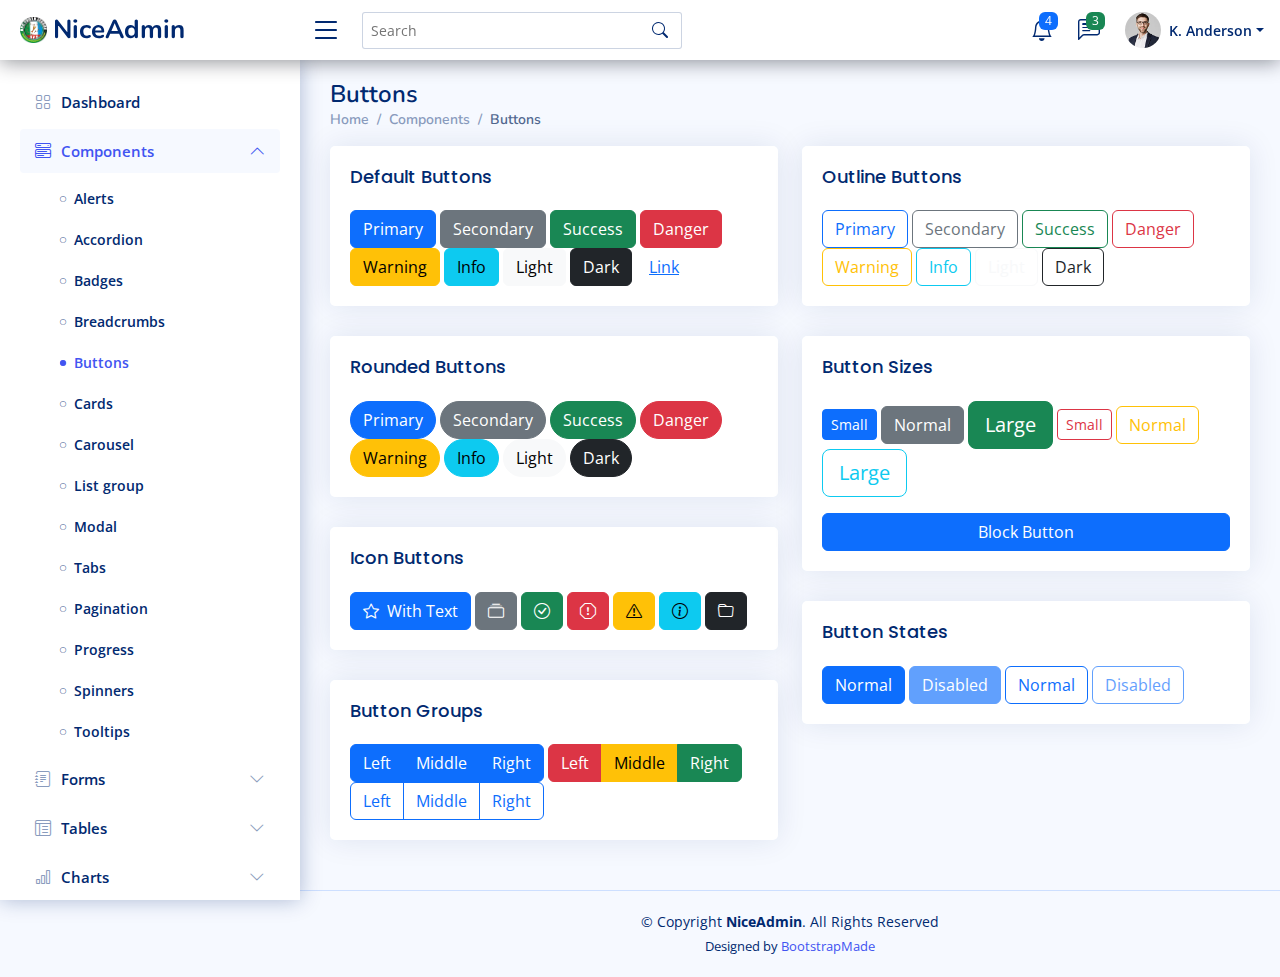
<file: Admin/components-buttons.html>
<!DOCTYPE html>
<html lang="en">

<head>
  <meta charset="utf-8">
  <meta content="width=device-width, initial-scale=1.0" name="viewport">

  <title>Components / Buttons - NiceAdmin Bootstrap Template</title>
  <meta content="" name="description">
  <meta content="" name="keywords">

  <!-- Favicons -->
  <link href="assets/img/favicon.png" rel="icon">
  <link href="assets/img/apple-touch-icon.png" rel="apple-touch-icon">

  <!-- Google Fonts -->
  <link href="https://fonts.gstatic.com" rel="preconnect">
  <link href="https://fonts.googleapis.com/css?family=Open+Sans:300,300i,400,400i,600,600i,700,700i|Nunito:300,300i,400,400i,600,600i,700,700i|Poppins:300,300i,400,400i,500,500i,600,600i,700,700i" rel="stylesheet">

  <!-- Vendor CSS Files -->
  <link href="assets/vendor/bootstrap/css/bootstrap.min.css" rel="stylesheet">
  <link href="assets/vendor/bootstrap-icons/bootstrap-icons.css" rel="stylesheet">
  <link href="assets/vendor/boxicons/css/boxicons.min.css" rel="stylesheet">
  <link href="assets/vendor/quill/quill.snow.css" rel="stylesheet">
  <link href="assets/vendor/quill/quill.bubble.css" rel="stylesheet">
  <link href="assets/vendor/remixicon/remixicon.css" rel="stylesheet">
  <link href="assets/vendor/simple-datatables/style.css" rel="stylesheet">

  <!-- Template Main CSS File -->
  <link href="assets/css/style.css" rel="stylesheet">

  <!-- =======================================================
  * Template Name: NiceAdmin - v2.5.0
  * Template URL: https://bootstrapmade.com/nice-admin-bootstrap-admin-html-template/
  * Author: BootstrapMade.com
  * License: https://bootstrapmade.com/license/
  ======================================================== -->
</head>

<body>

  <!-- ======= Header ======= -->
  <header id="header" class="header fixed-top d-flex align-items-center">

    <div class="d-flex align-items-center justify-content-between">
      <a href="index.html" class="logo d-flex align-items-center">
        <img src="assets/img/logo.png" alt="">
        <span class="d-none d-lg-block">NiceAdmin</span>
      </a>
      <i class="bi bi-list toggle-sidebar-btn"></i>
    </div><!-- End Logo -->

    <div class="search-bar">
      <form class="search-form d-flex align-items-center" method="POST" action="#">
        <input type="text" name="query" placeholder="Search" title="Enter search keyword">
        <button type="submit" title="Search"><i class="bi bi-search"></i></button>
      </form>
    </div><!-- End Search Bar -->

    <nav class="header-nav ms-auto">
      <ul class="d-flex align-items-center">

        <li class="nav-item d-block d-lg-none">
          <a class="nav-link nav-icon search-bar-toggle " href="#">
            <i class="bi bi-search"></i>
          </a>
        </li><!-- End Search Icon-->

        <li class="nav-item dropdown">

          <a class="nav-link nav-icon" href="#" data-bs-toggle="dropdown">
            <i class="bi bi-bell"></i>
            <span class="badge bg-primary badge-number">4</span>
          </a><!-- End Notification Icon -->

          <ul class="dropdown-menu dropdown-menu-end dropdown-menu-arrow notifications">
            <li class="dropdown-header">
              You have 4 new notifications
              <a href="#"><span class="badge rounded-pill bg-primary p-2 ms-2">View all</span></a>
            </li>
            <li>
              <hr class="dropdown-divider">
            </li>

            <li class="notification-item">
              <i class="bi bi-exclamation-circle text-warning"></i>
              <div>
                <h4>Lorem Ipsum</h4>
                <p>Quae dolorem earum veritatis oditseno</p>
                <p>30 min. ago</p>
              </div>
            </li>

            <li>
              <hr class="dropdown-divider">
            </li>

            <li class="notification-item">
              <i class="bi bi-x-circle text-danger"></i>
              <div>
                <h4>Atque rerum nesciunt</h4>
                <p>Quae dolorem earum veritatis oditseno</p>
                <p>1 hr. ago</p>
              </div>
            </li>

            <li>
              <hr class="dropdown-divider">
            </li>

            <li class="notification-item">
              <i class="bi bi-check-circle text-success"></i>
              <div>
                <h4>Sit rerum fuga</h4>
                <p>Quae dolorem earum veritatis oditseno</p>
                <p>2 hrs. ago</p>
              </div>
            </li>

            <li>
              <hr class="dropdown-divider">
            </li>

            <li class="notification-item">
              <i class="bi bi-info-circle text-primary"></i>
              <div>
                <h4>Dicta reprehenderit</h4>
                <p>Quae dolorem earum veritatis oditseno</p>
                <p>4 hrs. ago</p>
              </div>
            </li>

            <li>
              <hr class="dropdown-divider">
            </li>
            <li class="dropdown-footer">
              <a href="#">Show all notifications</a>
            </li>

          </ul><!-- End Notification Dropdown Items -->

        </li><!-- End Notification Nav -->

        <li class="nav-item dropdown">

          <a class="nav-link nav-icon" href="#" data-bs-toggle="dropdown">
            <i class="bi bi-chat-left-text"></i>
            <span class="badge bg-success badge-number">3</span>
          </a><!-- End Messages Icon -->

          <ul class="dropdown-menu dropdown-menu-end dropdown-menu-arrow messages">
            <li class="dropdown-header">
              You have 3 new messages
              <a href="#"><span class="badge rounded-pill bg-primary p-2 ms-2">View all</span></a>
            </li>
            <li>
              <hr class="dropdown-divider">
            </li>

            <li class="message-item">
              <a href="#">
                <img src="assets/img/messages-1.jpg" alt="" class="rounded-circle">
                <div>
                  <h4>Maria Hudson</h4>
                  <p>Velit asperiores et ducimus soluta repudiandae labore officia est ut...</p>
                  <p>4 hrs. ago</p>
                </div>
              </a>
            </li>
            <li>
              <hr class="dropdown-divider">
            </li>

            <li class="message-item">
              <a href="#">
                <img src="assets/img/messages-2.jpg" alt="" class="rounded-circle">
                <div>
                  <h4>Anna Nelson</h4>
                  <p>Velit asperiores et ducimus soluta repudiandae labore officia est ut...</p>
                  <p>6 hrs. ago</p>
                </div>
              </a>
            </li>
            <li>
              <hr class="dropdown-divider">
            </li>

            <li class="message-item">
              <a href="#">
                <img src="assets/img/messages-3.jpg" alt="" class="rounded-circle">
                <div>
                  <h4>David Muldon</h4>
                  <p>Velit asperiores et ducimus soluta repudiandae labore officia est ut...</p>
                  <p>8 hrs. ago</p>
                </div>
              </a>
            </li>
            <li>
              <hr class="dropdown-divider">
            </li>

            <li class="dropdown-footer">
              <a href="#">Show all messages</a>
            </li>

          </ul><!-- End Messages Dropdown Items -->

        </li><!-- End Messages Nav -->

        <li class="nav-item dropdown pe-3">

          <a class="nav-link nav-profile d-flex align-items-center pe-0" href="#" data-bs-toggle="dropdown">
            <img src="assets/img/profile-img.jpg" alt="Profile" class="rounded-circle">
            <span class="d-none d-md-block dropdown-toggle ps-2">K. Anderson</span>
          </a><!-- End Profile Iamge Icon -->

          <ul class="dropdown-menu dropdown-menu-end dropdown-menu-arrow profile">
            <li class="dropdown-header">
              <h6>Kevin Anderson</h6>
              <span>Web Designer</span>
            </li>
            <li>
              <hr class="dropdown-divider">
            </li>

            <li>
              <a class="dropdown-item d-flex align-items-center" href="users-profile.html">
                <i class="bi bi-person"></i>
                <span>My Profile</span>
              </a>
            </li>
            <li>
              <hr class="dropdown-divider">
            </li>

            <li>
              <a class="dropdown-item d-flex align-items-center" href="users-profile.html">
                <i class="bi bi-gear"></i>
                <span>Account Settings</span>
              </a>
            </li>
            <li>
              <hr class="dropdown-divider">
            </li>

            <li>
              <a class="dropdown-item d-flex align-items-center" href="pages-faq.html">
                <i class="bi bi-question-circle"></i>
                <span>Need Help?</span>
              </a>
            </li>
            <li>
              <hr class="dropdown-divider">
            </li>

            <li>
              <a class="dropdown-item d-flex align-items-center" href="#">
                <i class="bi bi-box-arrow-right"></i>
                <span>Sign Out</span>
              </a>
            </li>

          </ul><!-- End Profile Dropdown Items -->
        </li><!-- End Profile Nav -->

      </ul>
    </nav><!-- End Icons Navigation -->

  </header><!-- End Header -->

  <!-- ======= Sidebar ======= -->
  <aside id="sidebar" class="sidebar">

    <ul class="sidebar-nav" id="sidebar-nav">

      <li class="nav-item">
        <a class="nav-link collapsed" href="index.html">
          <i class="bi bi-grid"></i>
          <span>Dashboard</span>
        </a>
      </li><!-- End Dashboard Nav -->

      <li class="nav-item">
        <a class="nav-link " data-bs-target="#components-nav" data-bs-toggle="collapse" href="#">
          <i class="bi bi-menu-button-wide"></i><span>Components</span><i class="bi bi-chevron-down ms-auto"></i>
        </a>
        <ul id="components-nav" class="nav-content collapse show" data-bs-parent="#sidebar-nav">
          <li>
            <a href="components-alerts.html">
              <i class="bi bi-circle"></i><span>Alerts</span>
            </a>
          </li>
          <li>
            <a href="components-accordion.html">
              <i class="bi bi-circle"></i><span>Accordion</span>
            </a>
          </li>
          <li>
            <a href="components-badges.html">
              <i class="bi bi-circle"></i><span>Badges</span>
            </a>
          </li>
          <li>
            <a href="components-breadcrumbs.html">
              <i class="bi bi-circle"></i><span>Breadcrumbs</span>
            </a>
          </li>
          <li>
            <a href="components-buttons.html" class="active">
              <i class="bi bi-circle"></i><span>Buttons</span>
            </a>
          </li>
          <li>
            <a href="components-cards.html">
              <i class="bi bi-circle"></i><span>Cards</span>
            </a>
          </li>
          <li>
            <a href="components-carousel.html">
              <i class="bi bi-circle"></i><span>Carousel</span>
            </a>
          </li>
          <li>
            <a href="components-list-group.html">
              <i class="bi bi-circle"></i><span>List group</span>
            </a>
          </li>
          <li>
            <a href="components-modal.html">
              <i class="bi bi-circle"></i><span>Modal</span>
            </a>
          </li>
          <li>
            <a href="components-tabs.html">
              <i class="bi bi-circle"></i><span>Tabs</span>
            </a>
          </li>
          <li>
            <a href="components-pagination.html">
              <i class="bi bi-circle"></i><span>Pagination</span>
            </a>
          </li>
          <li>
            <a href="components-progress.html">
              <i class="bi bi-circle"></i><span>Progress</span>
            </a>
          </li>
          <li>
            <a href="components-spinners.html">
              <i class="bi bi-circle"></i><span>Spinners</span>
            </a>
          </li>
          <li>
            <a href="components-tooltips.html">
              <i class="bi bi-circle"></i><span>Tooltips</span>
            </a>
          </li>
        </ul>
      </li><!-- End Components Nav -->

      <li class="nav-item">
        <a class="nav-link collapsed" data-bs-target="#forms-nav" data-bs-toggle="collapse" href="#">
          <i class="bi bi-journal-text"></i><span>Forms</span><i class="bi bi-chevron-down ms-auto"></i>
        </a>
        <ul id="forms-nav" class="nav-content collapse " data-bs-parent="#sidebar-nav">
          <li>
            <a href="forms-elements.html">
              <i class="bi bi-circle"></i><span>Form Elements</span>
            </a>
          </li>
          <li>
            <a href="forms-layouts.html">
              <i class="bi bi-circle"></i><span>Form Layouts</span>
            </a>
          </li>
          <li>
            <a href="forms-editors.html">
              <i class="bi bi-circle"></i><span>Form Editors</span>
            </a>
          </li>
          <li>
            <a href="forms-validation.html">
              <i class="bi bi-circle"></i><span>Form Validation</span>
            </a>
          </li>
        </ul>
      </li><!-- End Forms Nav -->

      <li class="nav-item">
        <a class="nav-link collapsed" data-bs-target="#tables-nav" data-bs-toggle="collapse" href="#">
          <i class="bi bi-layout-text-window-reverse"></i><span>Tables</span><i class="bi bi-chevron-down ms-auto"></i>
        </a>
        <ul id="tables-nav" class="nav-content collapse " data-bs-parent="#sidebar-nav">
          <li>
            <a href="tables-general.html">
              <i class="bi bi-circle"></i><span>General Tables</span>
            </a>
          </li>
          <li>
            <a href="tables-data.html">
              <i class="bi bi-circle"></i><span>Data Tables</span>
            </a>
          </li>
        </ul>
      </li><!-- End Tables Nav -->

      <li class="nav-item">
        <a class="nav-link collapsed" data-bs-target="#charts-nav" data-bs-toggle="collapse" href="#">
          <i class="bi bi-bar-chart"></i><span>Charts</span><i class="bi bi-chevron-down ms-auto"></i>
        </a>
        <ul id="charts-nav" class="nav-content collapse " data-bs-parent="#sidebar-nav">
          <li>
            <a href="charts-chartjs.html">
              <i class="bi bi-circle"></i><span>Chart.js</span>
            </a>
          </li>
          <li>
            <a href="charts-apexcharts.html">
              <i class="bi bi-circle"></i><span>ApexCharts</span>
            </a>
          </li>
          <li>
            <a href="charts-echarts.html">
              <i class="bi bi-circle"></i><span>ECharts</span>
            </a>
          </li>
        </ul>
      </li><!-- End Charts Nav -->

      <li class="nav-item">
        <a class="nav-link collapsed" data-bs-target="#icons-nav" data-bs-toggle="collapse" href="#">
          <i class="bi bi-gem"></i><span>Icons</span><i class="bi bi-chevron-down ms-auto"></i>
        </a>
        <ul id="icons-nav" class="nav-content collapse " data-bs-parent="#sidebar-nav">
          <li>
            <a href="icons-bootstrap.html">
              <i class="bi bi-circle"></i><span>Bootstrap Icons</span>
            </a>
          </li>
          <li>
            <a href="icons-remix.html">
              <i class="bi bi-circle"></i><span>Remix Icons</span>
            </a>
          </li>
          <li>
            <a href="icons-boxicons.html">
              <i class="bi bi-circle"></i><span>Boxicons</span>
            </a>
          </li>
        </ul>
      </li><!-- End Icons Nav -->

      <li class="nav-heading">Pages</li>

      <li class="nav-item">
        <a class="nav-link collapsed" href="users-profile.html">
          <i class="bi bi-person"></i>
          <span>Profile</span>
        </a>
      </li><!-- End Profile Page Nav -->

      <li class="nav-item">
        <a class="nav-link collapsed" href="pages-faq.html">
          <i class="bi bi-question-circle"></i>
          <span>F.A.Q</span>
        </a>
      </li><!-- End F.A.Q Page Nav -->

      <li class="nav-item">
        <a class="nav-link collapsed" href="pages-contact.html">
          <i class="bi bi-envelope"></i>
          <span>Contact</span>
        </a>
      </li><!-- End Contact Page Nav -->

      <li class="nav-item">
        <a class="nav-link collapsed" href="pages-register.html">
          <i class="bi bi-card-list"></i>
          <span>Register</span>
        </a>
      </li><!-- End Register Page Nav -->

      <li class="nav-item">
        <a class="nav-link collapsed" href="pages-login.html">
          <i class="bi bi-box-arrow-in-right"></i>
          <span>Login</span>
        </a>
      </li><!-- End Login Page Nav -->

      <li class="nav-item">
        <a class="nav-link collapsed" href="pages-error-404.html">
          <i class="bi bi-dash-circle"></i>
          <span>Error 404</span>
        </a>
      </li><!-- End Error 404 Page Nav -->

      <li class="nav-item">
        <a class="nav-link collapsed" href="pages-blank.html">
          <i class="bi bi-file-earmark"></i>
          <span>Blank</span>
        </a>
      </li><!-- End Blank Page Nav -->

    </ul>

  </aside><!-- End Sidebar-->

  <main id="main" class="main">

    <div class="pagetitle">
      <h1>Buttons</h1>
      <nav>
        <ol class="breadcrumb">
          <li class="breadcrumb-item"><a href="index.html">Home</a></li>
          <li class="breadcrumb-item">Components</li>
          <li class="breadcrumb-item active">Buttons</li>
        </ol>
      </nav>
    </div><!-- End Page Title -->

    <section class="section">
      <div class="row">
        <div class="col-lg-6">

          <div class="card">
            <div class="card-body">
              <h5 class="card-title">Default Buttons</h5>

              <button type="button" class="btn btn-primary">Primary</button>
              <button type="button" class="btn btn-secondary">Secondary</button>
              <button type="button" class="btn btn-success">Success</button>
              <button type="button" class="btn btn-danger">Danger</button>
              <button type="button" class="btn btn-warning">Warning</button>
              <button type="button" class="btn btn-info">Info</button>
              <button type="button" class="btn btn-light">Light</button>
              <button type="button" class="btn btn-dark">Dark</button>
              <button type="button" class="btn btn-link">Link</button>
            </div>
          </div>

          <div class="card">
            <div class="card-body">
              <h5 class="card-title">Rounded Buttons</h5>

              <button type="button" class="btn btn-primary rounded-pill">Primary</button>
              <button type="button" class="btn btn-secondary rounded-pill">Secondary</button>
              <button type="button" class="btn btn-success rounded-pill">Success</button>
              <button type="button" class="btn btn-danger rounded-pill">Danger</button>
              <button type="button" class="btn btn-warning rounded-pill">Warning</button>
              <button type="button" class="btn btn-info rounded-pill">Info</button>
              <button type="button" class="btn btn-light rounded-pill">Light</button>
              <button type="button" class="btn btn-dark rounded-pill">Dark</button>
            </div>
          </div>

          <div class="card">
            <div class="card-body">
              <h5 class="card-title">Icon Buttons</h5>

              <button type="button" class="btn btn-primary"><i class="bi bi-star me-1"></i> With Text</button>
              <button type="button" class="btn btn-secondary"><i class="bi bi-collection"></i></button>
              <button type="button" class="btn btn-success"><i class="bi bi-check-circle"></i></button>
              <button type="button" class="btn btn-danger"><i class="bi bi-exclamation-octagon"></i></button>
              <button type="button" class="btn btn-warning"><i class="bi bi-exclamation-triangle"></i></button>
              <button type="button" class="btn btn-info"><i class="bi bi-info-circle"></i></button>
              <button type="button" class="btn btn-dark"><i class="bi bi-folder"></i></button>
            </div>
          </div>

          <div class="card">
            <div class="card-body">
              <h5 class="card-title">Button Groups</h5>

              <div class="btn-group" role="group" aria-label="Basic example">
                <button type="button" class="btn btn-primary">Left</button>
                <button type="button" class="btn btn-primary">Middle</button>
                <button type="button" class="btn btn-primary">Right</button>
              </div>

              <div class="btn-group" role="group" aria-label="Basic mixed styles example">
                <button type="button" class="btn btn-danger">Left</button>
                <button type="button" class="btn btn-warning">Middle</button>
                <button type="button" class="btn btn-success">Right</button>
              </div>

              <div class="btn-group" role="group" aria-label="Basic outlined example">
                <button type="button" class="btn btn-outline-primary">Left</button>
                <button type="button" class="btn btn-outline-primary">Middle</button>
                <button type="button" class="btn btn-outline-primary">Right</button>
              </div>

            </div>
          </div>

        </div>

        <div class="col-lg-6">

          <div class="card">
            <div class="card-body">
              <h5 class="card-title">Outline Buttons</h5>

              <button type="button" class="btn btn-outline-primary">Primary</button>
              <button type="button" class="btn btn-outline-secondary">Secondary</button>
              <button type="button" class="btn btn-outline-success">Success</button>
              <button type="button" class="btn btn-outline-danger">Danger</button>
              <button type="button" class="btn btn-outline-warning">Warning</button>
              <button type="button" class="btn btn-outline-info">Info</button>
              <button type="button" class="btn btn-outline-light">Light</button>
              <button type="button" class="btn btn-outline-dark">Dark</button>
            </div>
          </div>

          <div class="card">
            <div class="card-body">
              <h5 class="card-title">Button Sizes</h5>

              <button type="button" class="btn btn-primary btn-sm">Small</button>
              <button type="button" class="btn btn-secondary">Normal</button>
              <button type="button" class="btn btn-success btn-lg">Large</button>

              <button type="button" class="btn btn-outline-danger btn-sm">Small</button>
              <button type="button" class="btn btn-outline-warning">Normal</button>
              <button type="button" class="btn btn-outline-info btn-lg">Large</button>

              <div class="d-grid gap-2 mt-3">
                <button class="btn btn-primary" type="button">Block Button</button>
              </div>

            </div>
          </div>

          <div class="card">
            <div class="card-body">
              <h5 class="card-title">Button States</h5>

              <button type="button" class="btn btn-primary">Normal</button>
              <button type="button" class="btn btn-primary" disabled>Disabled</button>
              <button type="button" class="btn btn-outline-primary">Normal</button>
              <button type="button" class="btn btn-outline-primary" disabled>Disabled</button>
            </div>
          </div>

        </div>
      </div>
    </section>

  </main><!-- End #main -->

  <!-- ======= Footer ======= -->
  <footer id="footer" class="footer">
    <div class="copyright">
      &copy; Copyright <strong><span>NiceAdmin</span></strong>. All Rights Reserved
    </div>
    <div class="credits">
      <!-- All the links in the footer should remain intact. -->
      <!-- You can delete the links only if you purchased the pro version. -->
      <!-- Licensing information: https://bootstrapmade.com/license/ -->
      <!-- Purchase the pro version with working PHP/AJAX contact form: https://bootstrapmade.com/nice-admin-bootstrap-admin-html-template/ -->
      Designed by <a href="https://bootstrapmade.com/">BootstrapMade</a>
    </div>
  </footer><!-- End Footer -->

  <a href="#" class="back-to-top d-flex align-items-center justify-content-center"><i class="bi bi-arrow-up-short"></i></a>

  <!-- Vendor JS Files -->
  <script src="assets/vendor/apexcharts/apexcharts.min.js"></script>
  <script src="assets/vendor/bootstrap/js/bootstrap.bundle.min.js"></script>
  <script src="assets/vendor/chart.js/chart.umd.js"></script>
  <script src="assets/vendor/echarts/echarts.min.js"></script>
  <script src="assets/vendor/quill/quill.min.js"></script>
  <script src="assets/vendor/simple-datatables/simple-datatables.js"></script>
  <script src="assets/vendor/tinymce/tinymce.min.js"></script>
  <script src="assets/vendor/php-email-form/validate.js"></script>

  <!-- Template Main JS File -->
  <script src="assets/js/main.js"></script>

</body>

</html>
</file>
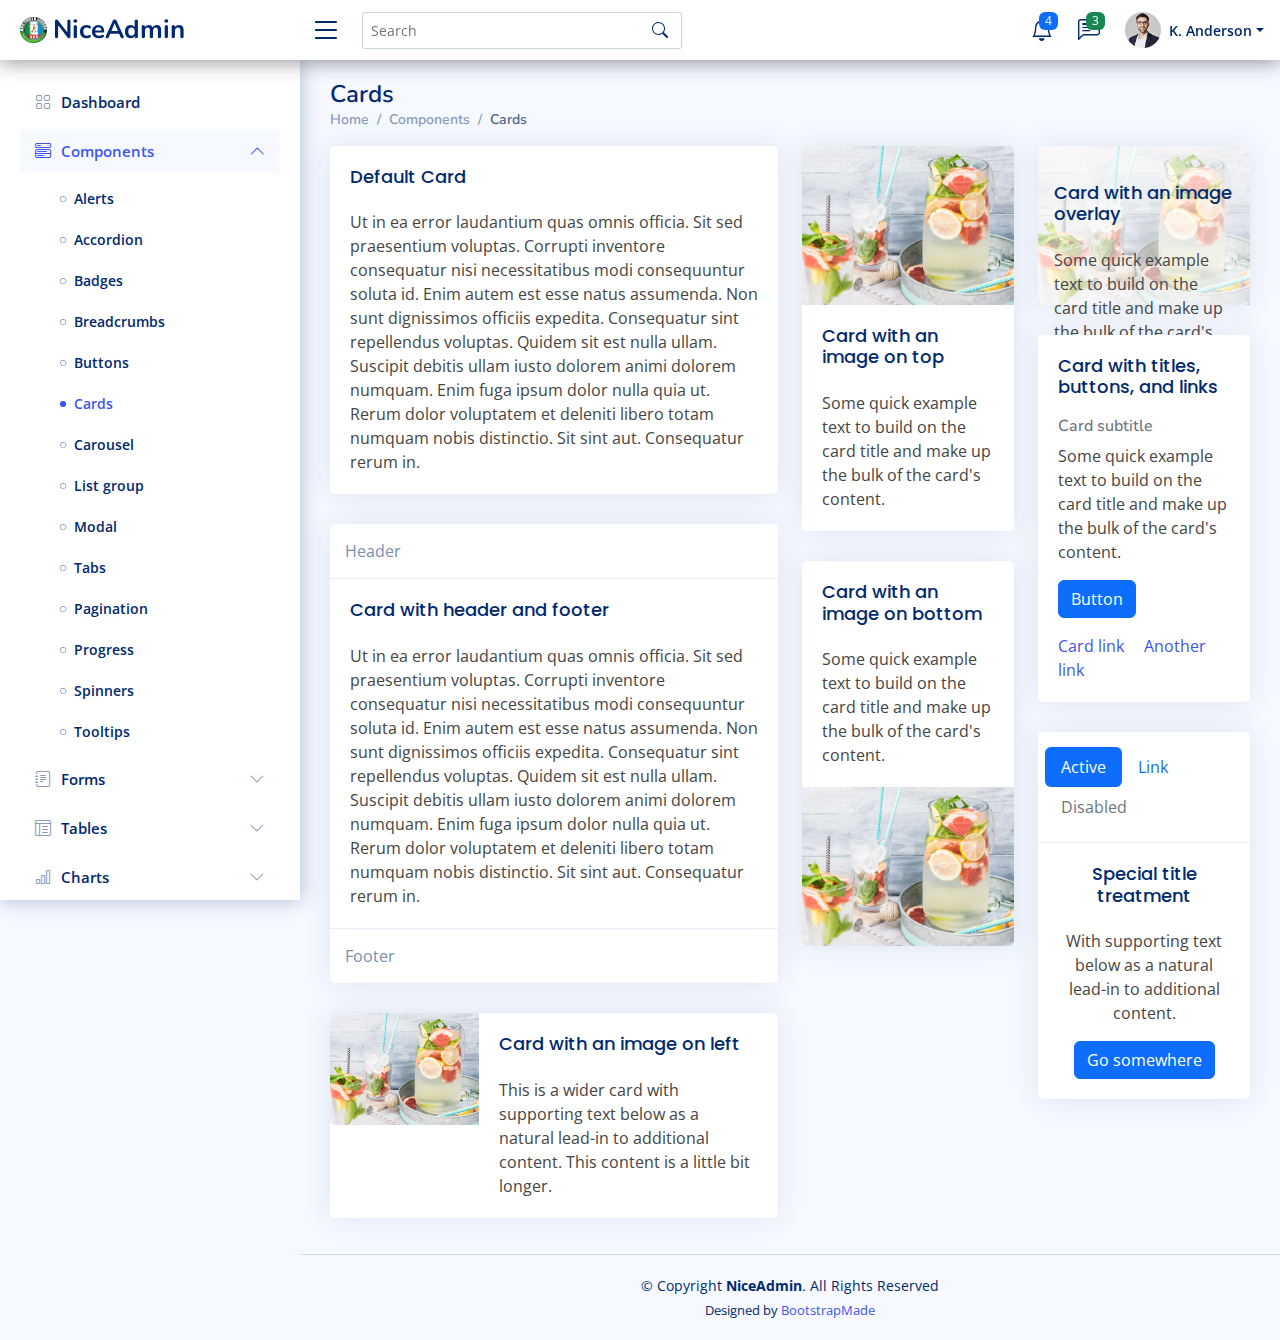
<file: Admin/components-cards.html>
<!DOCTYPE html>
<html lang="en">

<head>
  <meta charset="utf-8">
  <meta content="width=device-width, initial-scale=1.0" name="viewport">

  <title>Components / Cards - NiceAdmin Bootstrap Template</title>
  <meta content="" name="description">
  <meta content="" name="keywords">

  <!-- Favicons -->
  <link href="assets/img/favicon.png" rel="icon">
  <link href="assets/img/apple-touch-icon.png" rel="apple-touch-icon">

  <!-- Google Fonts -->
  <link href="https://fonts.gstatic.com" rel="preconnect">
  <link href="https://fonts.googleapis.com/css?family=Open+Sans:300,300i,400,400i,600,600i,700,700i|Nunito:300,300i,400,400i,600,600i,700,700i|Poppins:300,300i,400,400i,500,500i,600,600i,700,700i" rel="stylesheet">

  <!-- Vendor CSS Files -->
  <link href="assets/vendor/bootstrap/css/bootstrap.min.css" rel="stylesheet">
  <link href="assets/vendor/bootstrap-icons/bootstrap-icons.css" rel="stylesheet">
  <link href="assets/vendor/boxicons/css/boxicons.min.css" rel="stylesheet">
  <link href="assets/vendor/quill/quill.snow.css" rel="stylesheet">
  <link href="assets/vendor/quill/quill.bubble.css" rel="stylesheet">
  <link href="assets/vendor/remixicon/remixicon.css" rel="stylesheet">
  <link href="assets/vendor/simple-datatables/style.css" rel="stylesheet">

  <!-- Template Main CSS File -->
  <link href="assets/css/style.css" rel="stylesheet">

  <!-- =======================================================
  * Template Name: NiceAdmin - v2.5.0
  * Template URL: https://bootstrapmade.com/nice-admin-bootstrap-admin-html-template/
  * Author: BootstrapMade.com
  * License: https://bootstrapmade.com/license/
  ======================================================== -->
</head>

<body>

  <!-- ======= Header ======= -->
  <header id="header" class="header fixed-top d-flex align-items-center">

    <div class="d-flex align-items-center justify-content-between">
      <a href="index.html" class="logo d-flex align-items-center">
        <img src="assets/img/logo.png" alt="">
        <span class="d-none d-lg-block">NiceAdmin</span>
      </a>
      <i class="bi bi-list toggle-sidebar-btn"></i>
    </div><!-- End Logo -->

    <div class="search-bar">
      <form class="search-form d-flex align-items-center" method="POST" action="#">
        <input type="text" name="query" placeholder="Search" title="Enter search keyword">
        <button type="submit" title="Search"><i class="bi bi-search"></i></button>
      </form>
    </div><!-- End Search Bar -->

    <nav class="header-nav ms-auto">
      <ul class="d-flex align-items-center">

        <li class="nav-item d-block d-lg-none">
          <a class="nav-link nav-icon search-bar-toggle " href="#">
            <i class="bi bi-search"></i>
          </a>
        </li><!-- End Search Icon-->

        <li class="nav-item dropdown">

          <a class="nav-link nav-icon" href="#" data-bs-toggle="dropdown">
            <i class="bi bi-bell"></i>
            <span class="badge bg-primary badge-number">4</span>
          </a><!-- End Notification Icon -->

          <ul class="dropdown-menu dropdown-menu-end dropdown-menu-arrow notifications">
            <li class="dropdown-header">
              You have 4 new notifications
              <a href="#"><span class="badge rounded-pill bg-primary p-2 ms-2">View all</span></a>
            </li>
            <li>
              <hr class="dropdown-divider">
            </li>

            <li class="notification-item">
              <i class="bi bi-exclamation-circle text-warning"></i>
              <div>
                <h4>Lorem Ipsum</h4>
                <p>Quae dolorem earum veritatis oditseno</p>
                <p>30 min. ago</p>
              </div>
            </li>

            <li>
              <hr class="dropdown-divider">
            </li>

            <li class="notification-item">
              <i class="bi bi-x-circle text-danger"></i>
              <div>
                <h4>Atque rerum nesciunt</h4>
                <p>Quae dolorem earum veritatis oditseno</p>
                <p>1 hr. ago</p>
              </div>
            </li>

            <li>
              <hr class="dropdown-divider">
            </li>

            <li class="notification-item">
              <i class="bi bi-check-circle text-success"></i>
              <div>
                <h4>Sit rerum fuga</h4>
                <p>Quae dolorem earum veritatis oditseno</p>
                <p>2 hrs. ago</p>
              </div>
            </li>

            <li>
              <hr class="dropdown-divider">
            </li>

            <li class="notification-item">
              <i class="bi bi-info-circle text-primary"></i>
              <div>
                <h4>Dicta reprehenderit</h4>
                <p>Quae dolorem earum veritatis oditseno</p>
                <p>4 hrs. ago</p>
              </div>
            </li>

            <li>
              <hr class="dropdown-divider">
            </li>
            <li class="dropdown-footer">
              <a href="#">Show all notifications</a>
            </li>

          </ul><!-- End Notification Dropdown Items -->

        </li><!-- End Notification Nav -->

        <li class="nav-item dropdown">

          <a class="nav-link nav-icon" href="#" data-bs-toggle="dropdown">
            <i class="bi bi-chat-left-text"></i>
            <span class="badge bg-success badge-number">3</span>
          </a><!-- End Messages Icon -->

          <ul class="dropdown-menu dropdown-menu-end dropdown-menu-arrow messages">
            <li class="dropdown-header">
              You have 3 new messages
              <a href="#"><span class="badge rounded-pill bg-primary p-2 ms-2">View all</span></a>
            </li>
            <li>
              <hr class="dropdown-divider">
            </li>

            <li class="message-item">
              <a href="#">
                <img src="assets/img/messages-1.jpg" alt="" class="rounded-circle">
                <div>
                  <h4>Maria Hudson</h4>
                  <p>Velit asperiores et ducimus soluta repudiandae labore officia est ut...</p>
                  <p>4 hrs. ago</p>
                </div>
              </a>
            </li>
            <li>
              <hr class="dropdown-divider">
            </li>

            <li class="message-item">
              <a href="#">
                <img src="assets/img/messages-2.jpg" alt="" class="rounded-circle">
                <div>
                  <h4>Anna Nelson</h4>
                  <p>Velit asperiores et ducimus soluta repudiandae labore officia est ut...</p>
                  <p>6 hrs. ago</p>
                </div>
              </a>
            </li>
            <li>
              <hr class="dropdown-divider">
            </li>

            <li class="message-item">
              <a href="#">
                <img src="assets/img/messages-3.jpg" alt="" class="rounded-circle">
                <div>
                  <h4>David Muldon</h4>
                  <p>Velit asperiores et ducimus soluta repudiandae labore officia est ut...</p>
                  <p>8 hrs. ago</p>
                </div>
              </a>
            </li>
            <li>
              <hr class="dropdown-divider">
            </li>

            <li class="dropdown-footer">
              <a href="#">Show all messages</a>
            </li>

          </ul><!-- End Messages Dropdown Items -->

        </li><!-- End Messages Nav -->

        <li class="nav-item dropdown pe-3">

          <a class="nav-link nav-profile d-flex align-items-center pe-0" href="#" data-bs-toggle="dropdown">
            <img src="assets/img/profile-img.jpg" alt="Profile" class="rounded-circle">
            <span class="d-none d-md-block dropdown-toggle ps-2">K. Anderson</span>
          </a><!-- End Profile Iamge Icon -->

          <ul class="dropdown-menu dropdown-menu-end dropdown-menu-arrow profile">
            <li class="dropdown-header">
              <h6>Kevin Anderson</h6>
              <span>Web Designer</span>
            </li>
            <li>
              <hr class="dropdown-divider">
            </li>

            <li>
              <a class="dropdown-item d-flex align-items-center" href="users-profile.html">
                <i class="bi bi-person"></i>
                <span>My Profile</span>
              </a>
            </li>
            <li>
              <hr class="dropdown-divider">
            </li>

            <li>
              <a class="dropdown-item d-flex align-items-center" href="users-profile.html">
                <i class="bi bi-gear"></i>
                <span>Account Settings</span>
              </a>
            </li>
            <li>
              <hr class="dropdown-divider">
            </li>

            <li>
              <a class="dropdown-item d-flex align-items-center" href="pages-faq.html">
                <i class="bi bi-question-circle"></i>
                <span>Need Help?</span>
              </a>
            </li>
            <li>
              <hr class="dropdown-divider">
            </li>

            <li>
              <a class="dropdown-item d-flex align-items-center" href="#">
                <i class="bi bi-box-arrow-right"></i>
                <span>Sign Out</span>
              </a>
            </li>

          </ul><!-- End Profile Dropdown Items -->
        </li><!-- End Profile Nav -->

      </ul>
    </nav><!-- End Icons Navigation -->

  </header><!-- End Header -->

  <!-- ======= Sidebar ======= -->
  <aside id="sidebar" class="sidebar">

    <ul class="sidebar-nav" id="sidebar-nav">

      <li class="nav-item">
        <a class="nav-link collapsed" href="index.html">
          <i class="bi bi-grid"></i>
          <span>Dashboard</span>
        </a>
      </li><!-- End Dashboard Nav -->

      <li class="nav-item">
        <a class="nav-link " data-bs-target="#components-nav" data-bs-toggle="collapse" href="#">
          <i class="bi bi-menu-button-wide"></i><span>Components</span><i class="bi bi-chevron-down ms-auto"></i>
        </a>
        <ul id="components-nav" class="nav-content collapse show" data-bs-parent="#sidebar-nav">
          <li>
            <a href="components-alerts.html">
              <i class="bi bi-circle"></i><span>Alerts</span>
            </a>
          </li>
          <li>
            <a href="components-accordion.html">
              <i class="bi bi-circle"></i><span>Accordion</span>
            </a>
          </li>
          <li>
            <a href="components-badges.html">
              <i class="bi bi-circle"></i><span>Badges</span>
            </a>
          </li>
          <li>
            <a href="components-breadcrumbs.html">
              <i class="bi bi-circle"></i><span>Breadcrumbs</span>
            </a>
          </li>
          <li>
            <a href="components-buttons.html">
              <i class="bi bi-circle"></i><span>Buttons</span>
            </a>
          </li>
          <li>
            <a href="components-cards.html" class="active">
              <i class="bi bi-circle"></i><span>Cards</span>
            </a>
          </li>
          <li>
            <a href="components-carousel.html">
              <i class="bi bi-circle"></i><span>Carousel</span>
            </a>
          </li>
          <li>
            <a href="components-list-group.html">
              <i class="bi bi-circle"></i><span>List group</span>
            </a>
          </li>
          <li>
            <a href="components-modal.html">
              <i class="bi bi-circle"></i><span>Modal</span>
            </a>
          </li>
          <li>
            <a href="components-tabs.html">
              <i class="bi bi-circle"></i><span>Tabs</span>
            </a>
          </li>
          <li>
            <a href="components-pagination.html">
              <i class="bi bi-circle"></i><span>Pagination</span>
            </a>
          </li>
          <li>
            <a href="components-progress.html">
              <i class="bi bi-circle"></i><span>Progress</span>
            </a>
          </li>
          <li>
            <a href="components-spinners.html">
              <i class="bi bi-circle"></i><span>Spinners</span>
            </a>
          </li>
          <li>
            <a href="components-tooltips.html">
              <i class="bi bi-circle"></i><span>Tooltips</span>
            </a>
          </li>
        </ul>
      </li><!-- End Components Nav -->

      <li class="nav-item">
        <a class="nav-link collapsed" data-bs-target="#forms-nav" data-bs-toggle="collapse" href="#">
          <i class="bi bi-journal-text"></i><span>Forms</span><i class="bi bi-chevron-down ms-auto"></i>
        </a>
        <ul id="forms-nav" class="nav-content collapse " data-bs-parent="#sidebar-nav">
          <li>
            <a href="forms-elements.html">
              <i class="bi bi-circle"></i><span>Form Elements</span>
            </a>
          </li>
          <li>
            <a href="forms-layouts.html">
              <i class="bi bi-circle"></i><span>Form Layouts</span>
            </a>
          </li>
          <li>
            <a href="forms-editors.html">
              <i class="bi bi-circle"></i><span>Form Editors</span>
            </a>
          </li>
          <li>
            <a href="forms-validation.html">
              <i class="bi bi-circle"></i><span>Form Validation</span>
            </a>
          </li>
        </ul>
      </li><!-- End Forms Nav -->

      <li class="nav-item">
        <a class="nav-link collapsed" data-bs-target="#tables-nav" data-bs-toggle="collapse" href="#">
          <i class="bi bi-layout-text-window-reverse"></i><span>Tables</span><i class="bi bi-chevron-down ms-auto"></i>
        </a>
        <ul id="tables-nav" class="nav-content collapse " data-bs-parent="#sidebar-nav">
          <li>
            <a href="tables-general.html">
              <i class="bi bi-circle"></i><span>General Tables</span>
            </a>
          </li>
          <li>
            <a href="tables-data.html">
              <i class="bi bi-circle"></i><span>Data Tables</span>
            </a>
          </li>
        </ul>
      </li><!-- End Tables Nav -->

      <li class="nav-item">
        <a class="nav-link collapsed" data-bs-target="#charts-nav" data-bs-toggle="collapse" href="#">
          <i class="bi bi-bar-chart"></i><span>Charts</span><i class="bi bi-chevron-down ms-auto"></i>
        </a>
        <ul id="charts-nav" class="nav-content collapse " data-bs-parent="#sidebar-nav">
          <li>
            <a href="charts-chartjs.html">
              <i class="bi bi-circle"></i><span>Chart.js</span>
            </a>
          </li>
          <li>
            <a href="charts-apexcharts.html">
              <i class="bi bi-circle"></i><span>ApexCharts</span>
            </a>
          </li>
          <li>
            <a href="charts-echarts.html">
              <i class="bi bi-circle"></i><span>ECharts</span>
            </a>
          </li>
        </ul>
      </li><!-- End Charts Nav -->

      <li class="nav-item">
        <a class="nav-link collapsed" data-bs-target="#icons-nav" data-bs-toggle="collapse" href="#">
          <i class="bi bi-gem"></i><span>Icons</span><i class="bi bi-chevron-down ms-auto"></i>
        </a>
        <ul id="icons-nav" class="nav-content collapse " data-bs-parent="#sidebar-nav">
          <li>
            <a href="icons-bootstrap.html">
              <i class="bi bi-circle"></i><span>Bootstrap Icons</span>
            </a>
          </li>
          <li>
            <a href="icons-remix.html">
              <i class="bi bi-circle"></i><span>Remix Icons</span>
            </a>
          </li>
          <li>
            <a href="icons-boxicons.html">
              <i class="bi bi-circle"></i><span>Boxicons</span>
            </a>
          </li>
        </ul>
      </li><!-- End Icons Nav -->

      <li class="nav-heading">Pages</li>

      <li class="nav-item">
        <a class="nav-link collapsed" href="users-profile.html">
          <i class="bi bi-person"></i>
          <span>Profile</span>
        </a>
      </li><!-- End Profile Page Nav -->

      <li class="nav-item">
        <a class="nav-link collapsed" href="pages-faq.html">
          <i class="bi bi-question-circle"></i>
          <span>F.A.Q</span>
        </a>
      </li><!-- End F.A.Q Page Nav -->

      <li class="nav-item">
        <a class="nav-link collapsed" href="pages-contact.html">
          <i class="bi bi-envelope"></i>
          <span>Contact</span>
        </a>
      </li><!-- End Contact Page Nav -->

      <li class="nav-item">
        <a class="nav-link collapsed" href="pages-register.html">
          <i class="bi bi-card-list"></i>
          <span>Register</span>
        </a>
      </li><!-- End Register Page Nav -->

      <li class="nav-item">
        <a class="nav-link collapsed" href="pages-login.html">
          <i class="bi bi-box-arrow-in-right"></i>
          <span>Login</span>
        </a>
      </li><!-- End Login Page Nav -->

      <li class="nav-item">
        <a class="nav-link collapsed" href="pages-error-404.html">
          <i class="bi bi-dash-circle"></i>
          <span>Error 404</span>
        </a>
      </li><!-- End Error 404 Page Nav -->

      <li class="nav-item">
        <a class="nav-link collapsed" href="pages-blank.html">
          <i class="bi bi-file-earmark"></i>
          <span>Blank</span>
        </a>
      </li><!-- End Blank Page Nav -->

    </ul>

  </aside><!-- End Sidebar-->

  <main id="main" class="main">

    <div class="pagetitle">
      <h1>Cards</h1>
      <nav>
        <ol class="breadcrumb">
          <li class="breadcrumb-item"><a href="index.html">Home</a></li>
          <li class="breadcrumb-item">Components</li>
          <li class="breadcrumb-item active">Cards</li>
        </ol>
      </nav>
    </div><!-- End Page Title -->

    <section class="section">
      <div class="row align-items-top">
        <div class="col-lg-6">

          <!-- Default Card -->
          <div class="card">
            <div class="card-body">
              <h5 class="card-title">Default Card</h5>
              Ut in ea error laudantium quas omnis officia. Sit sed praesentium voluptas. Corrupti inventore consequatur nisi necessitatibus modi consequuntur soluta id. Enim autem est esse natus assumenda. Non sunt dignissimos officiis expedita. Consequatur sint repellendus voluptas.
              Quidem sit est nulla ullam. Suscipit debitis ullam iusto dolorem animi dolorem numquam. Enim fuga ipsum dolor nulla quia ut.
              Rerum dolor voluptatem et deleniti libero totam numquam nobis distinctio. Sit sint aut. Consequatur rerum in.
            </div>
          </div><!-- End Default Card -->

          <!-- Card with header and footer -->
          <div class="card">
            <div class="card-header">Header</div>
            <div class="card-body">
              <h5 class="card-title">Card with header and footer</h5>
              Ut in ea error laudantium quas omnis officia. Sit sed praesentium voluptas. Corrupti inventore consequatur nisi necessitatibus modi consequuntur soluta id. Enim autem est esse natus assumenda. Non sunt dignissimos officiis expedita. Consequatur sint repellendus voluptas.
              Quidem sit est nulla ullam. Suscipit debitis ullam iusto dolorem animi dolorem numquam. Enim fuga ipsum dolor nulla quia ut.
              Rerum dolor voluptatem et deleniti libero totam numquam nobis distinctio. Sit sint aut. Consequatur rerum in.
            </div>
            <div class="card-footer">
              Footer
            </div>
          </div><!-- End Card with header and footer -->

          <!-- Card with an image on left -->
          <div class="card mb-3">
            <div class="row g-0">
              <div class="col-md-4">
                <img src="assets/img/card.jpg" class="img-fluid rounded-start" alt="...">
              </div>
              <div class="col-md-8">
                <div class="card-body">
                  <h5 class="card-title">Card with an image on left</h5>
                  <p class="card-text">This is a wider card with supporting text below as a natural lead-in to additional content. This content is a little bit longer.</p>
                </div>
              </div>
            </div>
          </div><!-- End Card with an image on left -->

        </div>

        <div class="col-lg-3">

          <!-- Card with an image on top -->
          <div class="card">
            <img src="assets/img/card.jpg" class="card-img-top" alt="...">
            <div class="card-body">
              <h5 class="card-title">Card with an image on top</h5>
              <p class="card-text">Some quick example text to build on the card title and make up the bulk of the card's content.</p>
            </div>
          </div><!-- End Card with an image on top -->

          <!-- Card with an image on bottom -->
          <div class="card">
            <div class="card-body">
              <h5 class="card-title">Card with an image on bottom</h5>
              <p class="card-text">Some quick example text to build on the card title and make up the bulk of the card's content.</p>
            </div>
            <img src="assets/img/card.jpg" class="card-img-bottom" alt="...">
          </div><!-- End Card with an image on bottom -->

        </div>

        <div class="col-lg-3">

          <!-- Card with an image overlay -->
          <div class="card">
            <img src="assets/img/card.jpg" class="card-img-top" alt="...">
            <div class="card-img-overlay">
              <h5 class="card-title">Card with an image overlay</h5>
              <p class="card-text">Some quick example text to build on the card title and make up the bulk of the card's content.</p>
            </div>
          </div><!-- End Card with an image overlay -->

          <!-- Card with titles, buttons, and links -->
          <div class="card">
            <div class="card-body">
              <h5 class="card-title">Card with titles, buttons, and links</h5>
              <h6 class="card-subtitle mb-2 text-muted">Card subtitle</h6>
              <p class="card-text">Some quick example text to build on the card title and make up the bulk of the card's content.</p>
              <p class="card-text"><a href="#" class="btn btn-primary">Button</a></p>
              <a href="#" class="card-link">Card link</a>
              <a href="#" class="card-link">Another link</a>
            </div>
          </div><!-- End Card with titles, buttons, and links -->

          <!-- Special title treatmen -->
          <div class="card text-center">
            <div class="card-header">
              <ul class="nav nav-pills card-header-pills">
                <li class="nav-item">
                  <a class="nav-link active" href="#">Active</a>
                </li>
                <li class="nav-item">
                  <a class="nav-link" href="#">Link</a>
                </li>
                <li class="nav-item">
                  <a class="nav-link disabled" href="#" tabindex="-1" aria-disabled="true">Disabled</a>
                </li>
              </ul>
            </div>
            <div class="card-body">
              <h5 class="card-title">Special title treatment</h5>
              <p class="card-text">With supporting text below as a natural lead-in to additional content.</p>
              <a href="#" class="btn btn-primary">Go somewhere</a>
            </div>
          </div><!-- End Special title treatmen -->

        </div>

      </div>
    </section>

  </main><!-- End #main -->

  <!-- ======= Footer ======= -->
  <footer id="footer" class="footer">
    <div class="copyright">
      &copy; Copyright <strong><span>NiceAdmin</span></strong>. All Rights Reserved
    </div>
    <div class="credits">
      <!-- All the links in the footer should remain intact. -->
      <!-- You can delete the links only if you purchased the pro version. -->
      <!-- Licensing information: https://bootstrapmade.com/license/ -->
      <!-- Purchase the pro version with working PHP/AJAX contact form: https://bootstrapmade.com/nice-admin-bootstrap-admin-html-template/ -->
      Designed by <a href="https://bootstrapmade.com/">BootstrapMade</a>
    </div>
  </footer><!-- End Footer -->

  <a href="#" class="back-to-top d-flex align-items-center justify-content-center"><i class="bi bi-arrow-up-short"></i></a>

  <!-- Vendor JS Files -->
  <script src="assets/vendor/apexcharts/apexcharts.min.js"></script>
  <script src="assets/vendor/bootstrap/js/bootstrap.bundle.min.js"></script>
  <script src="assets/vendor/chart.js/chart.umd.js"></script>
  <script src="assets/vendor/echarts/echarts.min.js"></script>
  <script src="assets/vendor/quill/quill.min.js"></script>
  <script src="assets/vendor/simple-datatables/simple-datatables.js"></script>
  <script src="assets/vendor/tinymce/tinymce.min.js"></script>
  <script src="assets/vendor/php-email-form/validate.js"></script>

  <!-- Template Main JS File -->
  <script src="assets/js/main.js"></script>

</body>

</html>
</file>
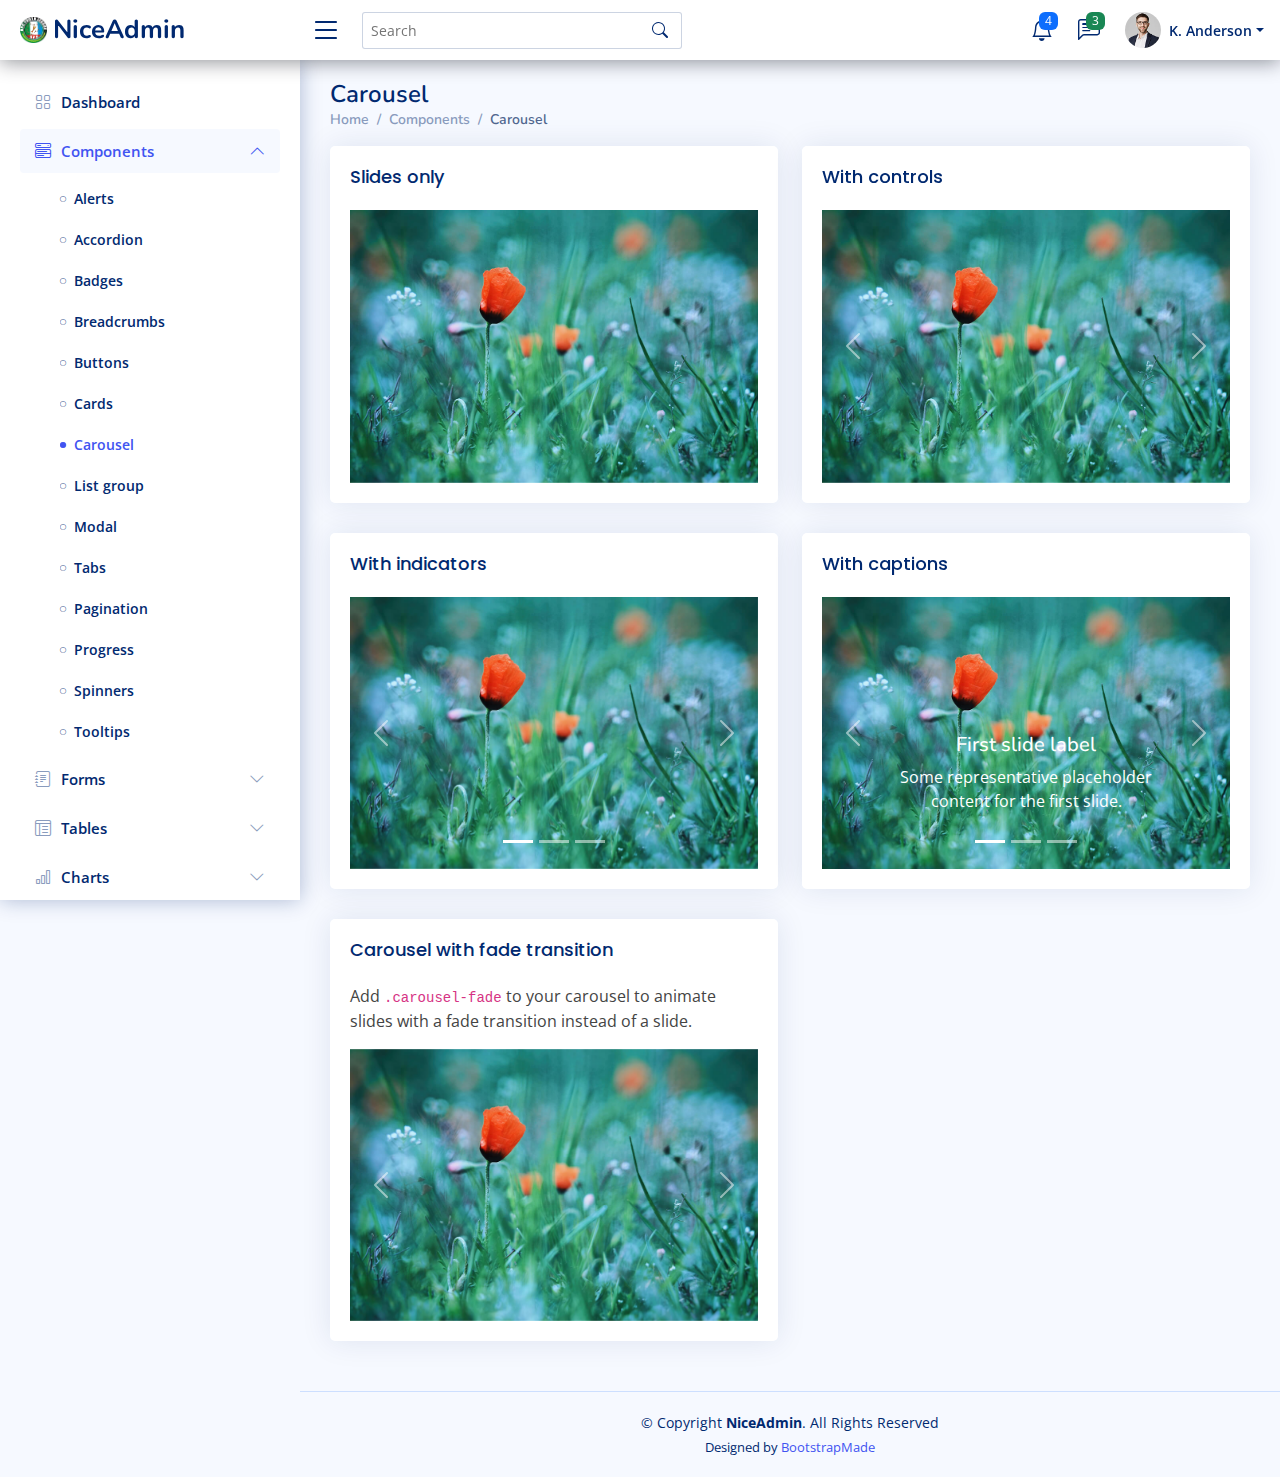
<file: Admin/components-carousel.html>
<!DOCTYPE html>
<html lang="en">

<head>
  <meta charset="utf-8">
  <meta content="width=device-width, initial-scale=1.0" name="viewport">

  <title>Components / Carousel - NiceAdmin Bootstrap Template</title>
  <meta content="" name="description">
  <meta content="" name="keywords">

  <!-- Favicons -->
  <link href="assets/img/favicon.png" rel="icon">
  <link href="assets/img/apple-touch-icon.png" rel="apple-touch-icon">

  <!-- Google Fonts -->
  <link href="https://fonts.gstatic.com" rel="preconnect">
  <link href="https://fonts.googleapis.com/css?family=Open+Sans:300,300i,400,400i,600,600i,700,700i|Nunito:300,300i,400,400i,600,600i,700,700i|Poppins:300,300i,400,400i,500,500i,600,600i,700,700i" rel="stylesheet">

  <!-- Vendor CSS Files -->
  <link href="assets/vendor/bootstrap/css/bootstrap.min.css" rel="stylesheet">
  <link href="assets/vendor/bootstrap-icons/bootstrap-icons.css" rel="stylesheet">
  <link href="assets/vendor/boxicons/css/boxicons.min.css" rel="stylesheet">
  <link href="assets/vendor/quill/quill.snow.css" rel="stylesheet">
  <link href="assets/vendor/quill/quill.bubble.css" rel="stylesheet">
  <link href="assets/vendor/remixicon/remixicon.css" rel="stylesheet">
  <link href="assets/vendor/simple-datatables/style.css" rel="stylesheet">

  <!-- Template Main CSS File -->
  <link href="assets/css/style.css" rel="stylesheet">

  <!-- =======================================================
  * Template Name: NiceAdmin - v2.5.0
  * Template URL: https://bootstrapmade.com/nice-admin-bootstrap-admin-html-template/
  * Author: BootstrapMade.com
  * License: https://bootstrapmade.com/license/
  ======================================================== -->
</head>

<body>

  <!-- ======= Header ======= -->
  <header id="header" class="header fixed-top d-flex align-items-center">

    <div class="d-flex align-items-center justify-content-between">
      <a href="index.html" class="logo d-flex align-items-center">
        <img src="assets/img/logo.png" alt="">
        <span class="d-none d-lg-block">NiceAdmin</span>
      </a>
      <i class="bi bi-list toggle-sidebar-btn"></i>
    </div><!-- End Logo -->

    <div class="search-bar">
      <form class="search-form d-flex align-items-center" method="POST" action="#">
        <input type="text" name="query" placeholder="Search" title="Enter search keyword">
        <button type="submit" title="Search"><i class="bi bi-search"></i></button>
      </form>
    </div><!-- End Search Bar -->

    <nav class="header-nav ms-auto">
      <ul class="d-flex align-items-center">

        <li class="nav-item d-block d-lg-none">
          <a class="nav-link nav-icon search-bar-toggle " href="#">
            <i class="bi bi-search"></i>
          </a>
        </li><!-- End Search Icon-->

        <li class="nav-item dropdown">

          <a class="nav-link nav-icon" href="#" data-bs-toggle="dropdown">
            <i class="bi bi-bell"></i>
            <span class="badge bg-primary badge-number">4</span>
          </a><!-- End Notification Icon -->

          <ul class="dropdown-menu dropdown-menu-end dropdown-menu-arrow notifications">
            <li class="dropdown-header">
              You have 4 new notifications
              <a href="#"><span class="badge rounded-pill bg-primary p-2 ms-2">View all</span></a>
            </li>
            <li>
              <hr class="dropdown-divider">
            </li>

            <li class="notification-item">
              <i class="bi bi-exclamation-circle text-warning"></i>
              <div>
                <h4>Lorem Ipsum</h4>
                <p>Quae dolorem earum veritatis oditseno</p>
                <p>30 min. ago</p>
              </div>
            </li>

            <li>
              <hr class="dropdown-divider">
            </li>

            <li class="notification-item">
              <i class="bi bi-x-circle text-danger"></i>
              <div>
                <h4>Atque rerum nesciunt</h4>
                <p>Quae dolorem earum veritatis oditseno</p>
                <p>1 hr. ago</p>
              </div>
            </li>

            <li>
              <hr class="dropdown-divider">
            </li>

            <li class="notification-item">
              <i class="bi bi-check-circle text-success"></i>
              <div>
                <h4>Sit rerum fuga</h4>
                <p>Quae dolorem earum veritatis oditseno</p>
                <p>2 hrs. ago</p>
              </div>
            </li>

            <li>
              <hr class="dropdown-divider">
            </li>

            <li class="notification-item">
              <i class="bi bi-info-circle text-primary"></i>
              <div>
                <h4>Dicta reprehenderit</h4>
                <p>Quae dolorem earum veritatis oditseno</p>
                <p>4 hrs. ago</p>
              </div>
            </li>

            <li>
              <hr class="dropdown-divider">
            </li>
            <li class="dropdown-footer">
              <a href="#">Show all notifications</a>
            </li>

          </ul><!-- End Notification Dropdown Items -->

        </li><!-- End Notification Nav -->

        <li class="nav-item dropdown">

          <a class="nav-link nav-icon" href="#" data-bs-toggle="dropdown">
            <i class="bi bi-chat-left-text"></i>
            <span class="badge bg-success badge-number">3</span>
          </a><!-- End Messages Icon -->

          <ul class="dropdown-menu dropdown-menu-end dropdown-menu-arrow messages">
            <li class="dropdown-header">
              You have 3 new messages
              <a href="#"><span class="badge rounded-pill bg-primary p-2 ms-2">View all</span></a>
            </li>
            <li>
              <hr class="dropdown-divider">
            </li>

            <li class="message-item">
              <a href="#">
                <img src="assets/img/messages-1.jpg" alt="" class="rounded-circle">
                <div>
                  <h4>Maria Hudson</h4>
                  <p>Velit asperiores et ducimus soluta repudiandae labore officia est ut...</p>
                  <p>4 hrs. ago</p>
                </div>
              </a>
            </li>
            <li>
              <hr class="dropdown-divider">
            </li>

            <li class="message-item">
              <a href="#">
                <img src="assets/img/messages-2.jpg" alt="" class="rounded-circle">
                <div>
                  <h4>Anna Nelson</h4>
                  <p>Velit asperiores et ducimus soluta repudiandae labore officia est ut...</p>
                  <p>6 hrs. ago</p>
                </div>
              </a>
            </li>
            <li>
              <hr class="dropdown-divider">
            </li>

            <li class="message-item">
              <a href="#">
                <img src="assets/img/messages-3.jpg" alt="" class="rounded-circle">
                <div>
                  <h4>David Muldon</h4>
                  <p>Velit asperiores et ducimus soluta repudiandae labore officia est ut...</p>
                  <p>8 hrs. ago</p>
                </div>
              </a>
            </li>
            <li>
              <hr class="dropdown-divider">
            </li>

            <li class="dropdown-footer">
              <a href="#">Show all messages</a>
            </li>

          </ul><!-- End Messages Dropdown Items -->

        </li><!-- End Messages Nav -->

        <li class="nav-item dropdown pe-3">

          <a class="nav-link nav-profile d-flex align-items-center pe-0" href="#" data-bs-toggle="dropdown">
            <img src="assets/img/profile-img.jpg" alt="Profile" class="rounded-circle">
            <span class="d-none d-md-block dropdown-toggle ps-2">K. Anderson</span>
          </a><!-- End Profile Iamge Icon -->

          <ul class="dropdown-menu dropdown-menu-end dropdown-menu-arrow profile">
            <li class="dropdown-header">
              <h6>Kevin Anderson</h6>
              <span>Web Designer</span>
            </li>
            <li>
              <hr class="dropdown-divider">
            </li>

            <li>
              <a class="dropdown-item d-flex align-items-center" href="users-profile.html">
                <i class="bi bi-person"></i>
                <span>My Profile</span>
              </a>
            </li>
            <li>
              <hr class="dropdown-divider">
            </li>

            <li>
              <a class="dropdown-item d-flex align-items-center" href="users-profile.html">
                <i class="bi bi-gear"></i>
                <span>Account Settings</span>
              </a>
            </li>
            <li>
              <hr class="dropdown-divider">
            </li>

            <li>
              <a class="dropdown-item d-flex align-items-center" href="pages-faq.html">
                <i class="bi bi-question-circle"></i>
                <span>Need Help?</span>
              </a>
            </li>
            <li>
              <hr class="dropdown-divider">
            </li>

            <li>
              <a class="dropdown-item d-flex align-items-center" href="#">
                <i class="bi bi-box-arrow-right"></i>
                <span>Sign Out</span>
              </a>
            </li>

          </ul><!-- End Profile Dropdown Items -->
        </li><!-- End Profile Nav -->

      </ul>
    </nav><!-- End Icons Navigation -->

  </header><!-- End Header -->

  <!-- ======= Sidebar ======= -->
  <aside id="sidebar" class="sidebar">

    <ul class="sidebar-nav" id="sidebar-nav">

      <li class="nav-item">
        <a class="nav-link collapsed" href="index.html">
          <i class="bi bi-grid"></i>
          <span>Dashboard</span>
        </a>
      </li><!-- End Dashboard Nav -->

      <li class="nav-item">
        <a class="nav-link " data-bs-target="#components-nav" data-bs-toggle="collapse" href="#">
          <i class="bi bi-menu-button-wide"></i><span>Components</span><i class="bi bi-chevron-down ms-auto"></i>
        </a>
        <ul id="components-nav" class="nav-content collapse show" data-bs-parent="#sidebar-nav">
          <li>
            <a href="components-alerts.html">
              <i class="bi bi-circle"></i><span>Alerts</span>
            </a>
          </li>
          <li>
            <a href="components-accordion.html">
              <i class="bi bi-circle"></i><span>Accordion</span>
            </a>
          </li>
          <li>
            <a href="components-badges.html">
              <i class="bi bi-circle"></i><span>Badges</span>
            </a>
          </li>
          <li>
            <a href="components-breadcrumbs.html">
              <i class="bi bi-circle"></i><span>Breadcrumbs</span>
            </a>
          </li>
          <li>
            <a href="components-buttons.html">
              <i class="bi bi-circle"></i><span>Buttons</span>
            </a>
          </li>
          <li>
            <a href="components-cards.html">
              <i class="bi bi-circle"></i><span>Cards</span>
            </a>
          </li>
          <li>
            <a href="components-carousel.html" class="active">
              <i class="bi bi-circle"></i><span>Carousel</span>
            </a>
          </li>
          <li>
            <a href="components-list-group.html">
              <i class="bi bi-circle"></i><span>List group</span>
            </a>
          </li>
          <li>
            <a href="components-modal.html">
              <i class="bi bi-circle"></i><span>Modal</span>
            </a>
          </li>
          <li>
            <a href="components-tabs.html">
              <i class="bi bi-circle"></i><span>Tabs</span>
            </a>
          </li>
          <li>
            <a href="components-pagination.html">
              <i class="bi bi-circle"></i><span>Pagination</span>
            </a>
          </li>
          <li>
            <a href="components-progress.html">
              <i class="bi bi-circle"></i><span>Progress</span>
            </a>
          </li>
          <li>
            <a href="components-spinners.html">
              <i class="bi bi-circle"></i><span>Spinners</span>
            </a>
          </li>
          <li>
            <a href="components-tooltips.html">
              <i class="bi bi-circle"></i><span>Tooltips</span>
            </a>
          </li>
        </ul>
      </li><!-- End Components Nav -->

      <li class="nav-item">
        <a class="nav-link collapsed" data-bs-target="#forms-nav" data-bs-toggle="collapse" href="#">
          <i class="bi bi-journal-text"></i><span>Forms</span><i class="bi bi-chevron-down ms-auto"></i>
        </a>
        <ul id="forms-nav" class="nav-content collapse " data-bs-parent="#sidebar-nav">
          <li>
            <a href="forms-elements.html">
              <i class="bi bi-circle"></i><span>Form Elements</span>
            </a>
          </li>
          <li>
            <a href="forms-layouts.html">
              <i class="bi bi-circle"></i><span>Form Layouts</span>
            </a>
          </li>
          <li>
            <a href="forms-editors.html">
              <i class="bi bi-circle"></i><span>Form Editors</span>
            </a>
          </li>
          <li>
            <a href="forms-validation.html">
              <i class="bi bi-circle"></i><span>Form Validation</span>
            </a>
          </li>
        </ul>
      </li><!-- End Forms Nav -->

      <li class="nav-item">
        <a class="nav-link collapsed" data-bs-target="#tables-nav" data-bs-toggle="collapse" href="#">
          <i class="bi bi-layout-text-window-reverse"></i><span>Tables</span><i class="bi bi-chevron-down ms-auto"></i>
        </a>
        <ul id="tables-nav" class="nav-content collapse " data-bs-parent="#sidebar-nav">
          <li>
            <a href="tables-general.html">
              <i class="bi bi-circle"></i><span>General Tables</span>
            </a>
          </li>
          <li>
            <a href="tables-data.html">
              <i class="bi bi-circle"></i><span>Data Tables</span>
            </a>
          </li>
        </ul>
      </li><!-- End Tables Nav -->

      <li class="nav-item">
        <a class="nav-link collapsed" data-bs-target="#charts-nav" data-bs-toggle="collapse" href="#">
          <i class="bi bi-bar-chart"></i><span>Charts</span><i class="bi bi-chevron-down ms-auto"></i>
        </a>
        <ul id="charts-nav" class="nav-content collapse " data-bs-parent="#sidebar-nav">
          <li>
            <a href="charts-chartjs.html">
              <i class="bi bi-circle"></i><span>Chart.js</span>
            </a>
          </li>
          <li>
            <a href="charts-apexcharts.html">
              <i class="bi bi-circle"></i><span>ApexCharts</span>
            </a>
          </li>
          <li>
            <a href="charts-echarts.html">
              <i class="bi bi-circle"></i><span>ECharts</span>
            </a>
          </li>
        </ul>
      </li><!-- End Charts Nav -->

      <li class="nav-item">
        <a class="nav-link collapsed" data-bs-target="#icons-nav" data-bs-toggle="collapse" href="#">
          <i class="bi bi-gem"></i><span>Icons</span><i class="bi bi-chevron-down ms-auto"></i>
        </a>
        <ul id="icons-nav" class="nav-content collapse " data-bs-parent="#sidebar-nav">
          <li>
            <a href="icons-bootstrap.html">
              <i class="bi bi-circle"></i><span>Bootstrap Icons</span>
            </a>
          </li>
          <li>
            <a href="icons-remix.html">
              <i class="bi bi-circle"></i><span>Remix Icons</span>
            </a>
          </li>
          <li>
            <a href="icons-boxicons.html">
              <i class="bi bi-circle"></i><span>Boxicons</span>
            </a>
          </li>
        </ul>
      </li><!-- End Icons Nav -->

      <li class="nav-heading">Pages</li>

      <li class="nav-item">
        <a class="nav-link collapsed" href="users-profile.html">
          <i class="bi bi-person"></i>
          <span>Profile</span>
        </a>
      </li><!-- End Profile Page Nav -->

      <li class="nav-item">
        <a class="nav-link collapsed" href="pages-faq.html">
          <i class="bi bi-question-circle"></i>
          <span>F.A.Q</span>
        </a>
      </li><!-- End F.A.Q Page Nav -->

      <li class="nav-item">
        <a class="nav-link collapsed" href="pages-contact.html">
          <i class="bi bi-envelope"></i>
          <span>Contact</span>
        </a>
      </li><!-- End Contact Page Nav -->

      <li class="nav-item">
        <a class="nav-link collapsed" href="pages-register.html">
          <i class="bi bi-card-list"></i>
          <span>Register</span>
        </a>
      </li><!-- End Register Page Nav -->

      <li class="nav-item">
        <a class="nav-link collapsed" href="pages-login.html">
          <i class="bi bi-box-arrow-in-right"></i>
          <span>Login</span>
        </a>
      </li><!-- End Login Page Nav -->

      <li class="nav-item">
        <a class="nav-link collapsed" href="pages-error-404.html">
          <i class="bi bi-dash-circle"></i>
          <span>Error 404</span>
        </a>
      </li><!-- End Error 404 Page Nav -->

      <li class="nav-item">
        <a class="nav-link collapsed" href="pages-blank.html">
          <i class="bi bi-file-earmark"></i>
          <span>Blank</span>
        </a>
      </li><!-- End Blank Page Nav -->

    </ul>

  </aside><!-- End Sidebar-->

  <main id="main" class="main">

    <div class="pagetitle">
      <h1>Carousel</h1>
      <nav>
        <ol class="breadcrumb">
          <li class="breadcrumb-item"><a href="index.html">Home</a></li>
          <li class="breadcrumb-item">Components</li>
          <li class="breadcrumb-item active">Carousel</li>
        </ol>
      </nav>
    </div><!-- End Page Title -->

    <section class="section">
      <div class="row">
        <div class="col-lg-6">

          <div class="card">
            <div class="card-body">
              <h5 class="card-title">Slides only</h5>

              <!-- Slides only carousel -->
              <div id="carouselExampleSlidesOnly" class="carousel slide" data-bs-ride="carousel">
                <div class="carousel-inner">
                  <div class="carousel-item active">
                    <img src="assets/img/slides-1.jpg" class="d-block w-100" alt="...">
                  </div>
                  <div class="carousel-item">
                    <img src="assets/img/slides-2.jpg" class="d-block w-100" alt="...">
                  </div>
                  <div class="carousel-item">
                    <img src="assets/img/slides-3.jpg" class="d-block w-100" alt="...">
                  </div>
                </div>
              </div><!-- End Slides only carousel-->

            </div>
          </div>

          <div class="card">
            <div class="card-body">
              <h5 class="card-title">With indicators</h5>

              <!-- Slides with indicators -->
              <div id="carouselExampleIndicators" class="carousel slide" data-bs-ride="carousel">
                <div class="carousel-indicators">
                  <button type="button" data-bs-target="#carouselExampleIndicators" data-bs-slide-to="0" class="active" aria-current="true" aria-label="Slide 1"></button>
                  <button type="button" data-bs-target="#carouselExampleIndicators" data-bs-slide-to="1" aria-label="Slide 2"></button>
                  <button type="button" data-bs-target="#carouselExampleIndicators" data-bs-slide-to="2" aria-label="Slide 3"></button>
                </div>
                <div class="carousel-inner">
                  <div class="carousel-item active">
                    <img src="assets/img/slides-1.jpg" class="d-block w-100" alt="...">
                  </div>
                  <div class="carousel-item">
                    <img src="assets/img/slides-2.jpg" class="d-block w-100" alt="...">
                  </div>
                  <div class="carousel-item">
                    <img src="assets/img/slides-3.jpg" class="d-block w-100" alt="...">
                  </div>
                </div>

                <button class="carousel-control-prev" type="button" data-bs-target="#carouselExampleIndicators" data-bs-slide="prev">
                  <span class="carousel-control-prev-icon" aria-hidden="true"></span>
                  <span class="visually-hidden">Previous</span>
                </button>
                <button class="carousel-control-next" type="button" data-bs-target="#carouselExampleIndicators" data-bs-slide="next">
                  <span class="carousel-control-next-icon" aria-hidden="true"></span>
                  <span class="visually-hidden">Next</span>
                </button>

              </div><!-- End Slides with indicators -->

            </div>
          </div>

          <div class="card">
            <div class="card-body">
              <h5 class="card-title">Carousel with fade transition</h5>
              <p>Add <code>.carousel-fade</code> to your carousel to animate slides with a fade transition instead of a slide.</p>

              <!-- Slides with fade transition -->
              <div id="carouselExampleFade" class="carousel slide carousel-fade" data-bs-ride="carousel">
                <div class="carousel-inner">
                  <div class="carousel-item active">
                    <img src="assets/img/slides-1.jpg" class="d-block w-100" alt="...">
                  </div>
                  <div class="carousel-item">
                    <img src="assets/img/slides-2.jpg" class="d-block w-100" alt="...">
                  </div>
                  <div class="carousel-item">
                    <img src="assets/img/slides-3.jpg" class="d-block w-100" alt="...">
                  </div>
                </div>

                <button class="carousel-control-prev" type="button" data-bs-target="#carouselExampleFade" data-bs-slide="prev">
                  <span class="carousel-control-prev-icon" aria-hidden="true"></span>
                  <span class="visually-hidden">Previous</span>
                </button>
                <button class="carousel-control-next" type="button" data-bs-target="#carouselExampleFade" data-bs-slide="next">
                  <span class="carousel-control-next-icon" aria-hidden="true"></span>
                  <span class="visually-hidden">Next</span>
                </button>

              </div><!-- End Slides with fade transition -->

            </div>
          </div>

        </div>

        <div class="col-lg-6">

          <div class="card">
            <div class="card-body">
              <h5 class="card-title">With controls</h5>

              <!-- Slides with controls -->
              <div id="carouselExampleControls" class="carousel slide" data-bs-ride="carousel">
                <div class="carousel-inner">
                  <div class="carousel-item active">
                    <img src="assets/img/slides-1.jpg" class="d-block w-100" alt="...">
                  </div>
                  <div class="carousel-item">
                    <img src="assets/img/slides-2.jpg" class="d-block w-100" alt="...">
                  </div>
                  <div class="carousel-item">
                    <img src="assets/img/slides-3.jpg" class="d-block w-100" alt="...">
                  </div>
                </div>

                <button class="carousel-control-prev" type="button" data-bs-target="#carouselExampleControls" data-bs-slide="prev">
                  <span class="carousel-control-prev-icon" aria-hidden="true"></span>
                  <span class="visually-hidden">Previous</span>
                </button>
                <button class="carousel-control-next" type="button" data-bs-target="#carouselExampleControls" data-bs-slide="next">
                  <span class="carousel-control-next-icon" aria-hidden="true"></span>
                  <span class="visually-hidden">Next</span>
                </button>

              </div><!-- End Slides with controls -->

            </div>
          </div>

          <div class="card">
            <div class="card-body">
              <h5 class="card-title">With captions</h5>

              <!-- Slides with captions -->
              <div id="carouselExampleCaptions" class="carousel slide" data-bs-ride="carousel">
                <div class="carousel-indicators">
                  <button type="button" data-bs-target="#carouselExampleCaptions" data-bs-slide-to="0" class="active" aria-current="true" aria-label="Slide 1"></button>
                  <button type="button" data-bs-target="#carouselExampleCaptions" data-bs-slide-to="1" aria-label="Slide 2"></button>
                  <button type="button" data-bs-target="#carouselExampleCaptions" data-bs-slide-to="2" aria-label="Slide 3"></button>
                </div>
                <div class="carousel-inner">
                  <div class="carousel-item active">
                    <img src="assets/img/slides-1.jpg" class="d-block w-100" alt="...">
                    <div class="carousel-caption d-none d-md-block">
                      <h5>First slide label</h5>
                      <p>Some representative placeholder content for the first slide.</p>
                    </div>
                  </div>
                  <div class="carousel-item">
                    <img src="assets/img/slides-2.jpg" class="d-block w-100" alt="...">
                    <div class="carousel-caption d-none d-md-block">
                      <h5>Second slide label</h5>
                      <p>Some representative placeholder content for the second slide.</p>
                    </div>
                  </div>
                  <div class="carousel-item">
                    <img src="assets/img/slides-3.jpg" class="d-block w-100" alt="...">
                    <div class="carousel-caption d-none d-md-block">
                      <h5>Third slide label</h5>
                      <p>Some representative placeholder content for the third slide.</p>
                    </div>
                  </div>
                </div>

                <button class="carousel-control-prev" type="button" data-bs-target="#carouselExampleCaptions" data-bs-slide="prev">
                  <span class="carousel-control-prev-icon" aria-hidden="true"></span>
                  <span class="visually-hidden">Previous</span>
                </button>
                <button class="carousel-control-next" type="button" data-bs-target="#carouselExampleCaptions" data-bs-slide="next">
                  <span class="carousel-control-next-icon" aria-hidden="true"></span>
                  <span class="visually-hidden">Next</span>
                </button>

              </div><!-- End Slides with captions -->

            </div>
          </div>

        </div>
      </div>
    </section>

  </main><!-- End #main -->

  <!-- ======= Footer ======= -->
  <footer id="footer" class="footer">
    <div class="copyright">
      &copy; Copyright <strong><span>NiceAdmin</span></strong>. All Rights Reserved
    </div>
    <div class="credits">
      <!-- All the links in the footer should remain intact. -->
      <!-- You can delete the links only if you purchased the pro version. -->
      <!-- Licensing information: https://bootstrapmade.com/license/ -->
      <!-- Purchase the pro version with working PHP/AJAX contact form: https://bootstrapmade.com/nice-admin-bootstrap-admin-html-template/ -->
      Designed by <a href="https://bootstrapmade.com/">BootstrapMade</a>
    </div>
  </footer><!-- End Footer -->

  <a href="#" class="back-to-top d-flex align-items-center justify-content-center"><i class="bi bi-arrow-up-short"></i></a>

  <!-- Vendor JS Files -->
  <script src="assets/vendor/apexcharts/apexcharts.min.js"></script>
  <script src="assets/vendor/bootstrap/js/bootstrap.bundle.min.js"></script>
  <script src="assets/vendor/chart.js/chart.umd.js"></script>
  <script src="assets/vendor/echarts/echarts.min.js"></script>
  <script src="assets/vendor/quill/quill.min.js"></script>
  <script src="assets/vendor/simple-datatables/simple-datatables.js"></script>
  <script src="assets/vendor/tinymce/tinymce.min.js"></script>
  <script src="assets/vendor/php-email-form/validate.js"></script>

  <!-- Template Main JS File -->
  <script src="assets/js/main.js"></script>

</body>

</html>
</file>
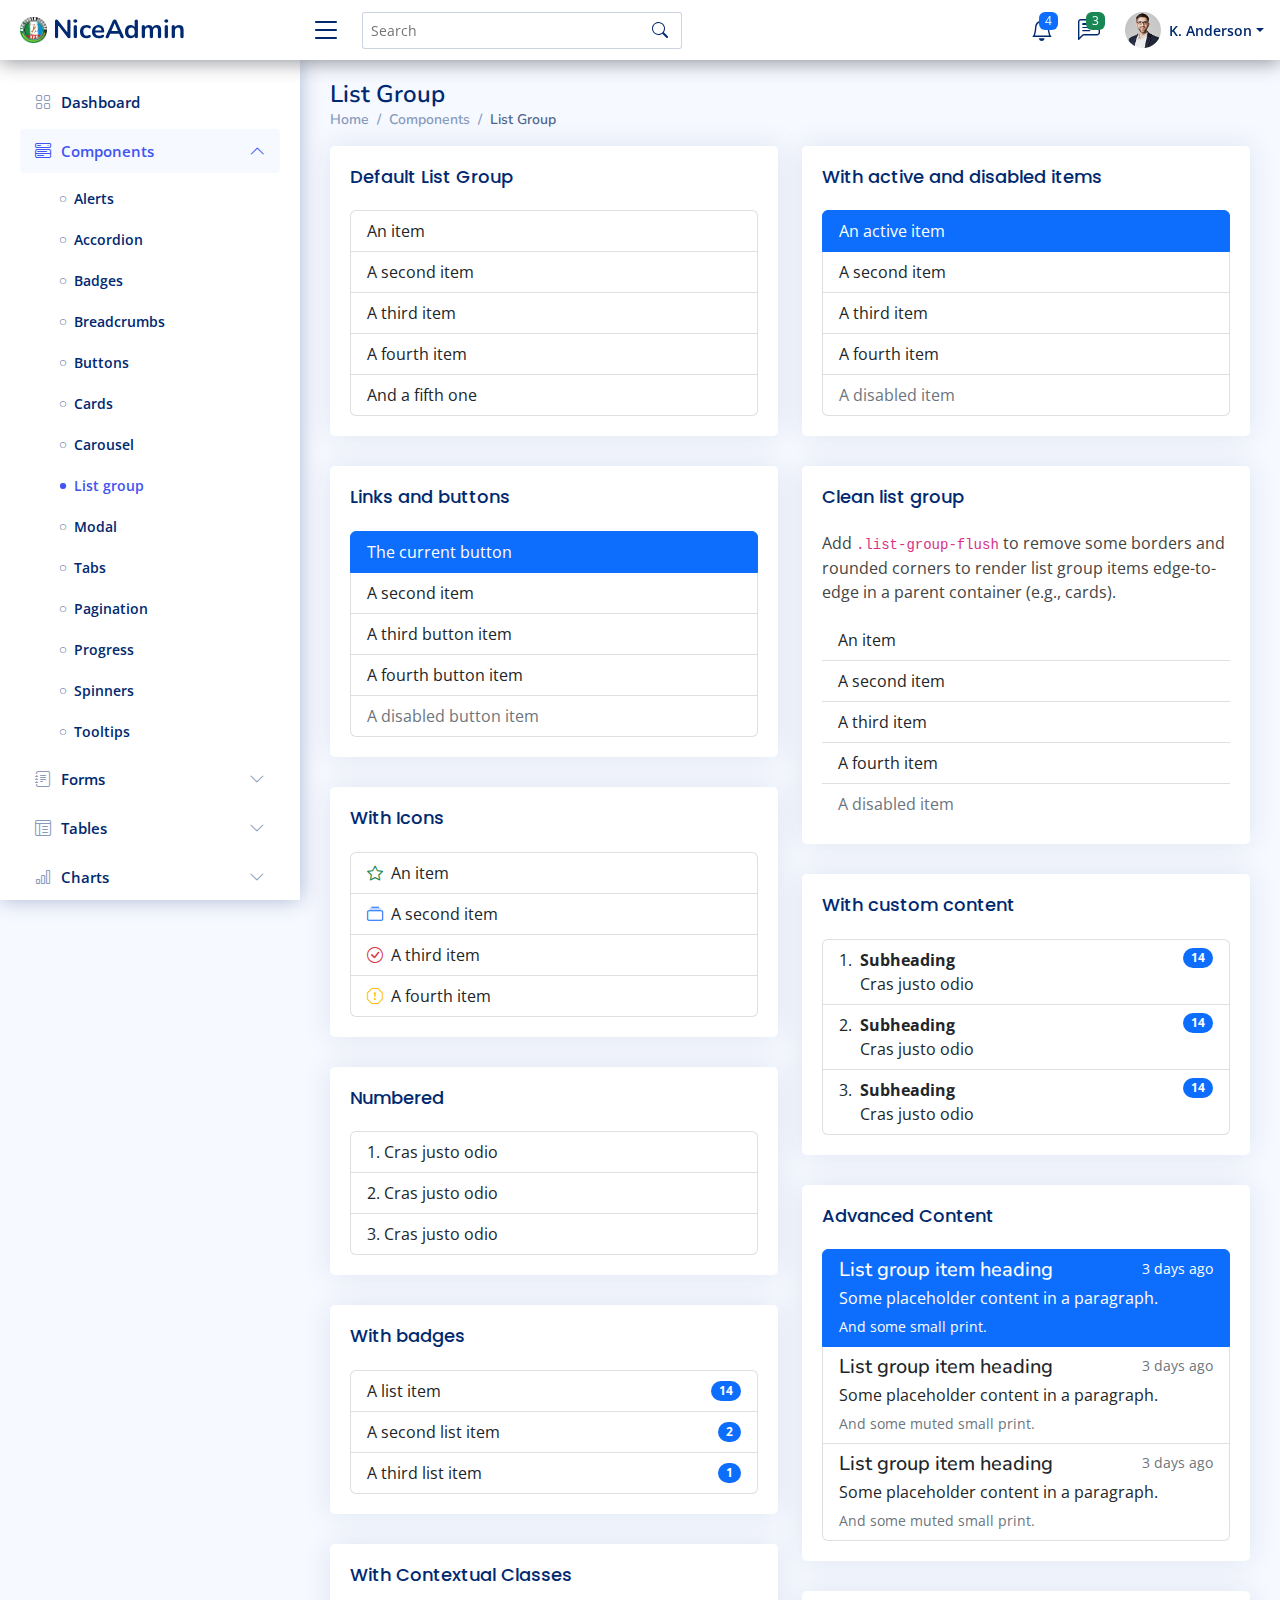
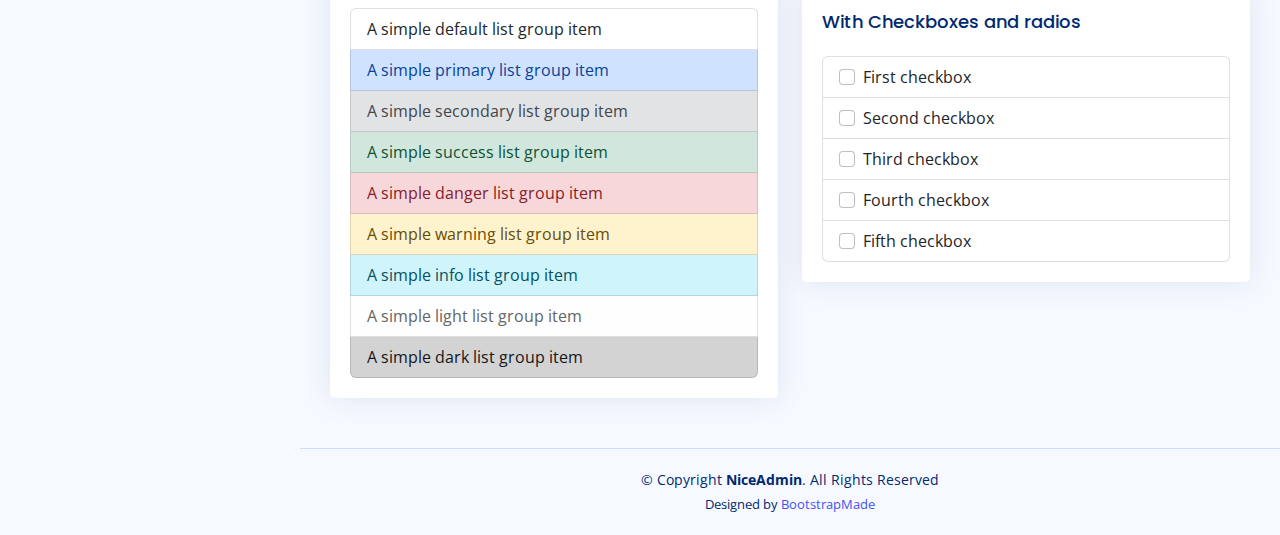
<file: Admin/components-list-group.html>
<!DOCTYPE html>
<html lang="en">

<head>
  <meta charset="utf-8">
  <meta content="width=device-width, initial-scale=1.0" name="viewport">

  <title>Components / List Group - NiceAdmin Bootstrap Template</title>
  <meta content="" name="description">
  <meta content="" name="keywords">

  <!-- Favicons -->
  <link href="assets/img/favicon.png" rel="icon">
  <link href="assets/img/apple-touch-icon.png" rel="apple-touch-icon">

  <!-- Google Fonts -->
  <link href="https://fonts.gstatic.com" rel="preconnect">
  <link href="https://fonts.googleapis.com/css?family=Open+Sans:300,300i,400,400i,600,600i,700,700i|Nunito:300,300i,400,400i,600,600i,700,700i|Poppins:300,300i,400,400i,500,500i,600,600i,700,700i" rel="stylesheet">

  <!-- Vendor CSS Files -->
  <link href="assets/vendor/bootstrap/css/bootstrap.min.css" rel="stylesheet">
  <link href="assets/vendor/bootstrap-icons/bootstrap-icons.css" rel="stylesheet">
  <link href="assets/vendor/boxicons/css/boxicons.min.css" rel="stylesheet">
  <link href="assets/vendor/quill/quill.snow.css" rel="stylesheet">
  <link href="assets/vendor/quill/quill.bubble.css" rel="stylesheet">
  <link href="assets/vendor/remixicon/remixicon.css" rel="stylesheet">
  <link href="assets/vendor/simple-datatables/style.css" rel="stylesheet">

  <!-- Template Main CSS File -->
  <link href="assets/css/style.css" rel="stylesheet">

  <!-- =======================================================
  * Template Name: NiceAdmin - v2.5.0
  * Template URL: https://bootstrapmade.com/nice-admin-bootstrap-admin-html-template/
  * Author: BootstrapMade.com
  * License: https://bootstrapmade.com/license/
  ======================================================== -->
</head>

<body>

  <!-- ======= Header ======= -->
  <header id="header" class="header fixed-top d-flex align-items-center">

    <div class="d-flex align-items-center justify-content-between">
      <a href="index.html" class="logo d-flex align-items-center">
        <img src="assets/img/logo.png" alt="">
        <span class="d-none d-lg-block">NiceAdmin</span>
      </a>
      <i class="bi bi-list toggle-sidebar-btn"></i>
    </div><!-- End Logo -->

    <div class="search-bar">
      <form class="search-form d-flex align-items-center" method="POST" action="#">
        <input type="text" name="query" placeholder="Search" title="Enter search keyword">
        <button type="submit" title="Search"><i class="bi bi-search"></i></button>
      </form>
    </div><!-- End Search Bar -->

    <nav class="header-nav ms-auto">
      <ul class="d-flex align-items-center">

        <li class="nav-item d-block d-lg-none">
          <a class="nav-link nav-icon search-bar-toggle " href="#">
            <i class="bi bi-search"></i>
          </a>
        </li><!-- End Search Icon-->

        <li class="nav-item dropdown">

          <a class="nav-link nav-icon" href="#" data-bs-toggle="dropdown">
            <i class="bi bi-bell"></i>
            <span class="badge bg-primary badge-number">4</span>
          </a><!-- End Notification Icon -->

          <ul class="dropdown-menu dropdown-menu-end dropdown-menu-arrow notifications">
            <li class="dropdown-header">
              You have 4 new notifications
              <a href="#"><span class="badge rounded-pill bg-primary p-2 ms-2">View all</span></a>
            </li>
            <li>
              <hr class="dropdown-divider">
            </li>

            <li class="notification-item">
              <i class="bi bi-exclamation-circle text-warning"></i>
              <div>
                <h4>Lorem Ipsum</h4>
                <p>Quae dolorem earum veritatis oditseno</p>
                <p>30 min. ago</p>
              </div>
            </li>

            <li>
              <hr class="dropdown-divider">
            </li>

            <li class="notification-item">
              <i class="bi bi-x-circle text-danger"></i>
              <div>
                <h4>Atque rerum nesciunt</h4>
                <p>Quae dolorem earum veritatis oditseno</p>
                <p>1 hr. ago</p>
              </div>
            </li>

            <li>
              <hr class="dropdown-divider">
            </li>

            <li class="notification-item">
              <i class="bi bi-check-circle text-success"></i>
              <div>
                <h4>Sit rerum fuga</h4>
                <p>Quae dolorem earum veritatis oditseno</p>
                <p>2 hrs. ago</p>
              </div>
            </li>

            <li>
              <hr class="dropdown-divider">
            </li>

            <li class="notification-item">
              <i class="bi bi-info-circle text-primary"></i>
              <div>
                <h4>Dicta reprehenderit</h4>
                <p>Quae dolorem earum veritatis oditseno</p>
                <p>4 hrs. ago</p>
              </div>
            </li>

            <li>
              <hr class="dropdown-divider">
            </li>
            <li class="dropdown-footer">
              <a href="#">Show all notifications</a>
            </li>

          </ul><!-- End Notification Dropdown Items -->

        </li><!-- End Notification Nav -->

        <li class="nav-item dropdown">

          <a class="nav-link nav-icon" href="#" data-bs-toggle="dropdown">
            <i class="bi bi-chat-left-text"></i>
            <span class="badge bg-success badge-number">3</span>
          </a><!-- End Messages Icon -->

          <ul class="dropdown-menu dropdown-menu-end dropdown-menu-arrow messages">
            <li class="dropdown-header">
              You have 3 new messages
              <a href="#"><span class="badge rounded-pill bg-primary p-2 ms-2">View all</span></a>
            </li>
            <li>
              <hr class="dropdown-divider">
            </li>

            <li class="message-item">
              <a href="#">
                <img src="assets/img/messages-1.jpg" alt="" class="rounded-circle">
                <div>
                  <h4>Maria Hudson</h4>
                  <p>Velit asperiores et ducimus soluta repudiandae labore officia est ut...</p>
                  <p>4 hrs. ago</p>
                </div>
              </a>
            </li>
            <li>
              <hr class="dropdown-divider">
            </li>

            <li class="message-item">
              <a href="#">
                <img src="assets/img/messages-2.jpg" alt="" class="rounded-circle">
                <div>
                  <h4>Anna Nelson</h4>
                  <p>Velit asperiores et ducimus soluta repudiandae labore officia est ut...</p>
                  <p>6 hrs. ago</p>
                </div>
              </a>
            </li>
            <li>
              <hr class="dropdown-divider">
            </li>

            <li class="message-item">
              <a href="#">
                <img src="assets/img/messages-3.jpg" alt="" class="rounded-circle">
                <div>
                  <h4>David Muldon</h4>
                  <p>Velit asperiores et ducimus soluta repudiandae labore officia est ut...</p>
                  <p>8 hrs. ago</p>
                </div>
              </a>
            </li>
            <li>
              <hr class="dropdown-divider">
            </li>

            <li class="dropdown-footer">
              <a href="#">Show all messages</a>
            </li>

          </ul><!-- End Messages Dropdown Items -->

        </li><!-- End Messages Nav -->

        <li class="nav-item dropdown pe-3">

          <a class="nav-link nav-profile d-flex align-items-center pe-0" href="#" data-bs-toggle="dropdown">
            <img src="assets/img/profile-img.jpg" alt="Profile" class="rounded-circle">
            <span class="d-none d-md-block dropdown-toggle ps-2">K. Anderson</span>
          </a><!-- End Profile Iamge Icon -->

          <ul class="dropdown-menu dropdown-menu-end dropdown-menu-arrow profile">
            <li class="dropdown-header">
              <h6>Kevin Anderson</h6>
              <span>Web Designer</span>
            </li>
            <li>
              <hr class="dropdown-divider">
            </li>

            <li>
              <a class="dropdown-item d-flex align-items-center" href="users-profile.html">
                <i class="bi bi-person"></i>
                <span>My Profile</span>
              </a>
            </li>
            <li>
              <hr class="dropdown-divider">
            </li>

            <li>
              <a class="dropdown-item d-flex align-items-center" href="users-profile.html">
                <i class="bi bi-gear"></i>
                <span>Account Settings</span>
              </a>
            </li>
            <li>
              <hr class="dropdown-divider">
            </li>

            <li>
              <a class="dropdown-item d-flex align-items-center" href="pages-faq.html">
                <i class="bi bi-question-circle"></i>
                <span>Need Help?</span>
              </a>
            </li>
            <li>
              <hr class="dropdown-divider">
            </li>

            <li>
              <a class="dropdown-item d-flex align-items-center" href="#">
                <i class="bi bi-box-arrow-right"></i>
                <span>Sign Out</span>
              </a>
            </li>

          </ul><!-- End Profile Dropdown Items -->
        </li><!-- End Profile Nav -->

      </ul>
    </nav><!-- End Icons Navigation -->

  </header><!-- End Header -->

  <!-- ======= Sidebar ======= -->
  <aside id="sidebar" class="sidebar">

    <ul class="sidebar-nav" id="sidebar-nav">

      <li class="nav-item">
        <a class="nav-link collapsed" href="index.html">
          <i class="bi bi-grid"></i>
          <span>Dashboard</span>
        </a>
      </li><!-- End Dashboard Nav -->

      <li class="nav-item">
        <a class="nav-link " data-bs-target="#components-nav" data-bs-toggle="collapse" href="#">
          <i class="bi bi-menu-button-wide"></i><span>Components</span><i class="bi bi-chevron-down ms-auto"></i>
        </a>
        <ul id="components-nav" class="nav-content collapse show" data-bs-parent="#sidebar-nav">
          <li>
            <a href="components-alerts.html">
              <i class="bi bi-circle"></i><span>Alerts</span>
            </a>
          </li>
          <li>
            <a href="components-accordion.html">
              <i class="bi bi-circle"></i><span>Accordion</span>
            </a>
          </li>
          <li>
            <a href="components-badges.html">
              <i class="bi bi-circle"></i><span>Badges</span>
            </a>
          </li>
          <li>
            <a href="components-breadcrumbs.html">
              <i class="bi bi-circle"></i><span>Breadcrumbs</span>
            </a>
          </li>
          <li>
            <a href="components-buttons.html">
              <i class="bi bi-circle"></i><span>Buttons</span>
            </a>
          </li>
          <li>
            <a href="components-cards.html">
              <i class="bi bi-circle"></i><span>Cards</span>
            </a>
          </li>
          <li>
            <a href="components-carousel.html">
              <i class="bi bi-circle"></i><span>Carousel</span>
            </a>
          </li>
          <li>
            <a href="components-list-group.html" class="active">
              <i class="bi bi-circle"></i><span>List group</span>
            </a>
          </li>
          <li>
            <a href="components-modal.html">
              <i class="bi bi-circle"></i><span>Modal</span>
            </a>
          </li>
          <li>
            <a href="components-tabs.html">
              <i class="bi bi-circle"></i><span>Tabs</span>
            </a>
          </li>
          <li>
            <a href="components-pagination.html">
              <i class="bi bi-circle"></i><span>Pagination</span>
            </a>
          </li>
          <li>
            <a href="components-progress.html">
              <i class="bi bi-circle"></i><span>Progress</span>
            </a>
          </li>
          <li>
            <a href="components-spinners.html">
              <i class="bi bi-circle"></i><span>Spinners</span>
            </a>
          </li>
          <li>
            <a href="components-tooltips.html">
              <i class="bi bi-circle"></i><span>Tooltips</span>
            </a>
          </li>
        </ul>
      </li><!-- End Components Nav -->

      <li class="nav-item">
        <a class="nav-link collapsed" data-bs-target="#forms-nav" data-bs-toggle="collapse" href="#">
          <i class="bi bi-journal-text"></i><span>Forms</span><i class="bi bi-chevron-down ms-auto"></i>
        </a>
        <ul id="forms-nav" class="nav-content collapse " data-bs-parent="#sidebar-nav">
          <li>
            <a href="forms-elements.html">
              <i class="bi bi-circle"></i><span>Form Elements</span>
            </a>
          </li>
          <li>
            <a href="forms-layouts.html">
              <i class="bi bi-circle"></i><span>Form Layouts</span>
            </a>
          </li>
          <li>
            <a href="forms-editors.html">
              <i class="bi bi-circle"></i><span>Form Editors</span>
            </a>
          </li>
          <li>
            <a href="forms-validation.html">
              <i class="bi bi-circle"></i><span>Form Validation</span>
            </a>
          </li>
        </ul>
      </li><!-- End Forms Nav -->

      <li class="nav-item">
        <a class="nav-link collapsed" data-bs-target="#tables-nav" data-bs-toggle="collapse" href="#">
          <i class="bi bi-layout-text-window-reverse"></i><span>Tables</span><i class="bi bi-chevron-down ms-auto"></i>
        </a>
        <ul id="tables-nav" class="nav-content collapse " data-bs-parent="#sidebar-nav">
          <li>
            <a href="tables-general.html">
              <i class="bi bi-circle"></i><span>General Tables</span>
            </a>
          </li>
          <li>
            <a href="tables-data.html">
              <i class="bi bi-circle"></i><span>Data Tables</span>
            </a>
          </li>
        </ul>
      </li><!-- End Tables Nav -->

      <li class="nav-item">
        <a class="nav-link collapsed" data-bs-target="#charts-nav" data-bs-toggle="collapse" href="#">
          <i class="bi bi-bar-chart"></i><span>Charts</span><i class="bi bi-chevron-down ms-auto"></i>
        </a>
        <ul id="charts-nav" class="nav-content collapse " data-bs-parent="#sidebar-nav">
          <li>
            <a href="charts-chartjs.html">
              <i class="bi bi-circle"></i><span>Chart.js</span>
            </a>
          </li>
          <li>
            <a href="charts-apexcharts.html">
              <i class="bi bi-circle"></i><span>ApexCharts</span>
            </a>
          </li>
          <li>
            <a href="charts-echarts.html">
              <i class="bi bi-circle"></i><span>ECharts</span>
            </a>
          </li>
        </ul>
      </li><!-- End Charts Nav -->

      <li class="nav-item">
        <a class="nav-link collapsed" data-bs-target="#icons-nav" data-bs-toggle="collapse" href="#">
          <i class="bi bi-gem"></i><span>Icons</span><i class="bi bi-chevron-down ms-auto"></i>
        </a>
        <ul id="icons-nav" class="nav-content collapse " data-bs-parent="#sidebar-nav">
          <li>
            <a href="icons-bootstrap.html">
              <i class="bi bi-circle"></i><span>Bootstrap Icons</span>
            </a>
          </li>
          <li>
            <a href="icons-remix.html">
              <i class="bi bi-circle"></i><span>Remix Icons</span>
            </a>
          </li>
          <li>
            <a href="icons-boxicons.html">
              <i class="bi bi-circle"></i><span>Boxicons</span>
            </a>
          </li>
        </ul>
      </li><!-- End Icons Nav -->

      <li class="nav-heading">Pages</li>

      <li class="nav-item">
        <a class="nav-link collapsed" href="users-profile.html">
          <i class="bi bi-person"></i>
          <span>Profile</span>
        </a>
      </li><!-- End Profile Page Nav -->

      <li class="nav-item">
        <a class="nav-link collapsed" href="pages-faq.html">
          <i class="bi bi-question-circle"></i>
          <span>F.A.Q</span>
        </a>
      </li><!-- End F.A.Q Page Nav -->

      <li class="nav-item">
        <a class="nav-link collapsed" href="pages-contact.html">
          <i class="bi bi-envelope"></i>
          <span>Contact</span>
        </a>
      </li><!-- End Contact Page Nav -->

      <li class="nav-item">
        <a class="nav-link collapsed" href="pages-register.html">
          <i class="bi bi-card-list"></i>
          <span>Register</span>
        </a>
      </li><!-- End Register Page Nav -->

      <li class="nav-item">
        <a class="nav-link collapsed" href="pages-login.html">
          <i class="bi bi-box-arrow-in-right"></i>
          <span>Login</span>
        </a>
      </li><!-- End Login Page Nav -->

      <li class="nav-item">
        <a class="nav-link collapsed" href="pages-error-404.html">
          <i class="bi bi-dash-circle"></i>
          <span>Error 404</span>
        </a>
      </li><!-- End Error 404 Page Nav -->

      <li class="nav-item">
        <a class="nav-link collapsed" href="pages-blank.html">
          <i class="bi bi-file-earmark"></i>
          <span>Blank</span>
        </a>
      </li><!-- End Blank Page Nav -->

    </ul>

  </aside><!-- End Sidebar-->

  <main id="main" class="main">

    <div class="pagetitle">
      <h1>List Group</h1>
      <nav>
        <ol class="breadcrumb">
          <li class="breadcrumb-item"><a href="index.html">Home</a></li>
          <li class="breadcrumb-item">Components</li>
          <li class="breadcrumb-item active">List Group</li>
        </ol>
      </nav>
    </div><!-- End Page Title -->

    <section class="section">
      <div class="row">
        <div class="col-lg-6">

          <div class="card">
            <div class="card-body">
              <h5 class="card-title">Default List Group</h5>

              <!-- Default List group -->
              <ul class="list-group">
                <li class="list-group-item">An item</li>
                <li class="list-group-item">A second item</li>
                <li class="list-group-item">A third item</li>
                <li class="list-group-item">A fourth item</li>
                <li class="list-group-item">And a fifth one</li>
              </ul><!-- End Default List group -->

            </div>
          </div>

          <div class="card">
            <div class="card-body">
              <h5 class="card-title">Links and buttons</h5>

              <!-- List group with Links and buttons -->
              <div class="list-group">
                <button type="button" class="list-group-item list-group-item-action active" aria-current="true">
                  The current button
                </button>
                <button type="button" class="list-group-item list-group-item-action">A second item</button>
                <button type="button" class="list-group-item list-group-item-action">A third button item</button>
                <button type="button" class="list-group-item list-group-item-action">A fourth button item</button>
                <button type="button" class="list-group-item list-group-item-action" disabled>A disabled button item</button>
              </div><!-- End List group with Links and buttons -->

            </div>
          </div>

          <div class="card">
            <div class="card-body">
              <h5 class="card-title">With Icons</h5>

              <!-- List group With Icons -->
              <ul class="list-group">
                <li class="list-group-item"><i class="bi bi-star me-1 text-success"></i> An item</li>
                <li class="list-group-item"><i class="bi bi-collection me-1 text-primary"></i> A second item</li>
                <li class="list-group-item"><i class="bi bi-check-circle me-1 text-danger"></i> A third item</li>
                <li class="list-group-item"><i class="bi bi-exclamation-octagon me-1 text-warning"></i> A fourth item</li>
              </ul><!-- End List group With Icons -->

            </div>
          </div>

          <div class="card">
            <div class="card-body">
              <h5 class="card-title">Numbered</h5>

              <!-- List group Numbered -->
              <ol class="list-group list-group-numbered">
                <li class="list-group-item">Cras justo odio</li>
                <li class="list-group-item">Cras justo odio</li>
                <li class="list-group-item">Cras justo odio</li>
              </ol><!-- End List group Numbered -->

            </div>
          </div>

          <div class="card">
            <div class="card-body">
              <h5 class="card-title">With badges</h5>

              <!-- List group With badges -->
              <ul class="list-group">
                <li class="list-group-item d-flex justify-content-between align-items-center">
                  A list item
                  <span class="badge bg-primary rounded-pill">14</span>
                </li>
                <li class="list-group-item d-flex justify-content-between align-items-center">
                  A second list item
                  <span class="badge bg-primary rounded-pill">2</span>
                </li>
                <li class="list-group-item d-flex justify-content-between align-items-center">
                  A third list item
                  <span class="badge bg-primary rounded-pill">1</span>
                </li>
              </ul><!-- End List With badges -->

            </div>
          </div>

          <div class="card">
            <div class="card-body">
              <h5 class="card-title">With Contextual Classes</h5>

              <!-- List group With Contextual classes -->
              <ul class="list-group">
                <li class="list-group-item">A simple default list group item</li>

                <li class="list-group-item list-group-item-primary">A simple primary list group item</li>
                <li class="list-group-item list-group-item-secondary">A simple secondary list group item</li>
                <li class="list-group-item list-group-item-success">A simple success list group item</li>
                <li class="list-group-item list-group-item-danger">A simple danger list group item</li>
                <li class="list-group-item list-group-item-warning">A simple warning list group item</li>
                <li class="list-group-item list-group-item-info">A simple info list group item</li>
                <li class="list-group-item list-group-item-light">A simple light list group item</li>
                <li class="list-group-item list-group-item-dark">A simple dark list group item</li>
              </ul><!-- End List Group With Contextual classes -->

            </div>
          </div>

        </div>

        <div class="col-lg-6">

          <div class="card">
            <div class="card-body">
              <h5 class="card-title">With active and disabled items</h5>

              <!-- List group with active and disabled items -->
              <ul class="list-group">
                <li class="list-group-item active" aria-current="true">An active item</li>
                <li class="list-group-item">A second item</li>
                <li class="list-group-item">A third item</li>
                <li class="list-group-item">A fourth item</li>
                <li class="list-group-item disabled" aria-disabled="true">A disabled item</li>
              </ul><!-- End ist group with active and disabled items -->

            </div>
          </div>

          <div class="card">
            <div class="card-body">
              <h5 class="card-title">Clean list group</h5>
              <p>Add <code>.list-group-flush</code> to remove some borders and rounded corners to render list group items edge-to-edge in a parent container (e.g., cards).</p>

              <!-- List group with active and disabled items -->
              <ul class="list-group list-group-flush">
                <li class="list-group-item">An item</li>
                <li class="list-group-item">A second item</li>
                <li class="list-group-item">A third item</li>
                <li class="list-group-item">A fourth item</li>
                <li class="list-group-item disabled" aria-disabled="true">A disabled item</li>
              </ul><!-- End Clean list group -->

            </div>
          </div>

          <div class="card">
            <div class="card-body">
              <h5 class="card-title">With custom content</h5>

              <!-- List group with custom content -->
              <ol class="list-group list-group-numbered">
                <li class="list-group-item d-flex justify-content-between align-items-start">
                  <div class="ms-2 me-auto">
                    <div class="fw-bold">Subheading</div>
                    Cras justo odio
                  </div>
                  <span class="badge bg-primary rounded-pill">14</span>
                </li>
                <li class="list-group-item d-flex justify-content-between align-items-start">
                  <div class="ms-2 me-auto">
                    <div class="fw-bold">Subheading</div>
                    Cras justo odio
                  </div>
                  <span class="badge bg-primary rounded-pill">14</span>
                </li>
                <li class="list-group-item d-flex justify-content-between align-items-start">
                  <div class="ms-2 me-auto">
                    <div class="fw-bold">Subheading</div>
                    Cras justo odio
                  </div>
                  <span class="badge bg-primary rounded-pill">14</span>
                </li>
              </ol><!-- End with custom content -->

            </div>
          </div>

          <div class="card">
            <div class="card-body">
              <h5 class="card-title">Advanced Content</h5>

              <!-- List group with Advanced Contents -->
              <div class="list-group">
                <a href="#" class="list-group-item list-group-item-action active" aria-current="true">
                  <div class="d-flex w-100 justify-content-between">
                    <h5 class="mb-1">List group item heading</h5>
                    <small>3 days ago</small>
                  </div>
                  <p class="mb-1">Some placeholder content in a paragraph.</p>
                  <small>And some small print.</small>
                </a>
                <a href="#" class="list-group-item list-group-item-action">
                  <div class="d-flex w-100 justify-content-between">
                    <h5 class="mb-1">List group item heading</h5>
                    <small class="text-muted">3 days ago</small>
                  </div>
                  <p class="mb-1">Some placeholder content in a paragraph.</p>
                  <small class="text-muted">And some muted small print.</small>
                </a>
                <a href="#" class="list-group-item list-group-item-action">
                  <div class="d-flex w-100 justify-content-between">
                    <h5 class="mb-1">List group item heading</h5>
                    <small class="text-muted">3 days ago</small>
                  </div>
                  <p class="mb-1">Some placeholder content in a paragraph.</p>
                  <small class="text-muted">And some muted small print.</small>
                </a>
              </div><!-- End List group Advanced Content -->

            </div>
          </div>

          <div class="card">
            <div class="card-body">
              <h5 class="card-title">With Checkboxes and radios</h5>

              <!-- List group With Checkboxes and radios -->
              <ul class="list-group">
                <li class="list-group-item">
                  <input class="form-check-input me-1" type="checkbox" value="" aria-label="...">
                  First checkbox
                </li>
                <li class="list-group-item">
                  <input class="form-check-input me-1" type="checkbox" value="" aria-label="...">
                  Second checkbox
                </li>
                <li class="list-group-item">
                  <input class="form-check-input me-1" type="checkbox" value="" aria-label="...">
                  Third checkbox
                </li>
                <li class="list-group-item">
                  <input class="form-check-input me-1" type="checkbox" value="" aria-label="...">
                  Fourth checkbox
                </li>
                <li class="list-group-item">
                  <input class="form-check-input me-1" type="checkbox" value="" aria-label="...">
                  Fifth checkbox
                </li>
              </ul><!-- End List Checkboxes and radios -->

            </div>
          </div>

        </div>

      </div>
    </section>

  </main><!-- End #main -->

  <!-- ======= Footer ======= -->
  <footer id="footer" class="footer">
    <div class="copyright">
      &copy; Copyright <strong><span>NiceAdmin</span></strong>. All Rights Reserved
    </div>
    <div class="credits">
      <!-- All the links in the footer should remain intact. -->
      <!-- You can delete the links only if you purchased the pro version. -->
      <!-- Licensing information: https://bootstrapmade.com/license/ -->
      <!-- Purchase the pro version with working PHP/AJAX contact form: https://bootstrapmade.com/nice-admin-bootstrap-admin-html-template/ -->
      Designed by <a href="https://bootstrapmade.com/">BootstrapMade</a>
    </div>
  </footer><!-- End Footer -->

  <a href="#" class="back-to-top d-flex align-items-center justify-content-center"><i class="bi bi-arrow-up-short"></i></a>

  <!-- Vendor JS Files -->
  <script src="assets/vendor/apexcharts/apexcharts.min.js"></script>
  <script src="assets/vendor/bootstrap/js/bootstrap.bundle.min.js"></script>
  <script src="assets/vendor/chart.js/chart.umd.js"></script>
  <script src="assets/vendor/echarts/echarts.min.js"></script>
  <script src="assets/vendor/quill/quill.min.js"></script>
  <script src="assets/vendor/simple-datatables/simple-datatables.js"></script>
  <script src="assets/vendor/tinymce/tinymce.min.js"></script>
  <script src="assets/vendor/php-email-form/validate.js"></script>

  <!-- Template Main JS File -->
  <script src="assets/js/main.js"></script>

</body>

</html>
</file>
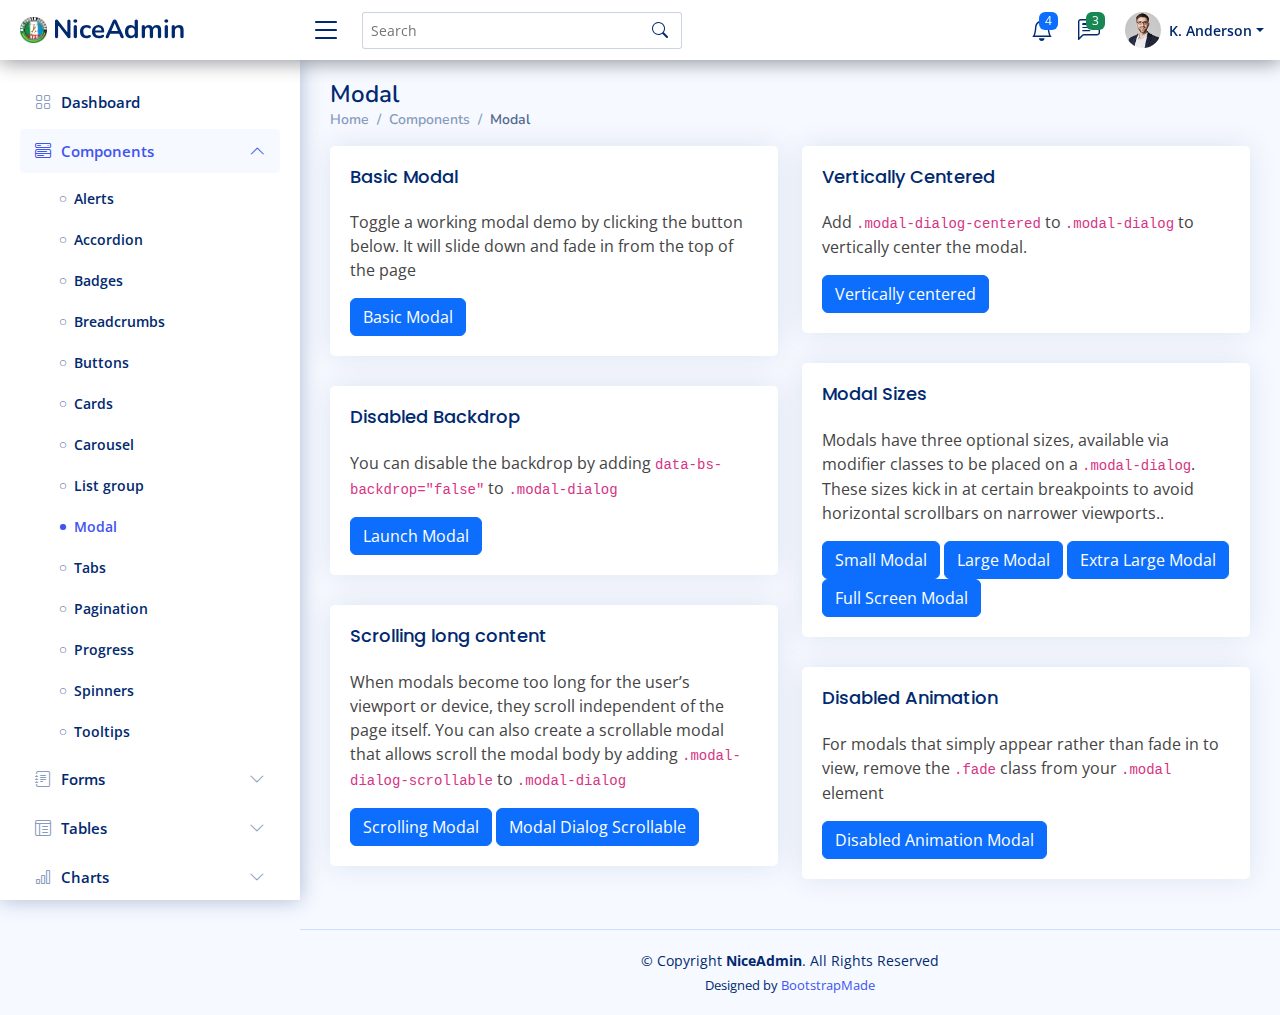
<file: Admin/components-modal.html>
<!DOCTYPE html>
<html lang="en">

<head>
  <meta charset="utf-8">
  <meta content="width=device-width, initial-scale=1.0" name="viewport">

  <title>Components / Modal - NiceAdmin Bootstrap Template</title>
  <meta content="" name="description">
  <meta content="" name="keywords">

  <!-- Favicons -->
  <link href="assets/img/favicon.png" rel="icon">
  <link href="assets/img/apple-touch-icon.png" rel="apple-touch-icon">

  <!-- Google Fonts -->
  <link href="https://fonts.gstatic.com" rel="preconnect">
  <link href="https://fonts.googleapis.com/css?family=Open+Sans:300,300i,400,400i,600,600i,700,700i|Nunito:300,300i,400,400i,600,600i,700,700i|Poppins:300,300i,400,400i,500,500i,600,600i,700,700i" rel="stylesheet">

  <!-- Vendor CSS Files -->
  <link href="assets/vendor/bootstrap/css/bootstrap.min.css" rel="stylesheet">
  <link href="assets/vendor/bootstrap-icons/bootstrap-icons.css" rel="stylesheet">
  <link href="assets/vendor/boxicons/css/boxicons.min.css" rel="stylesheet">
  <link href="assets/vendor/quill/quill.snow.css" rel="stylesheet">
  <link href="assets/vendor/quill/quill.bubble.css" rel="stylesheet">
  <link href="assets/vendor/remixicon/remixicon.css" rel="stylesheet">
  <link href="assets/vendor/simple-datatables/style.css" rel="stylesheet">

  <!-- Template Main CSS File -->
  <link href="assets/css/style.css" rel="stylesheet">

  <!-- =======================================================
  * Template Name: NiceAdmin - v2.5.0
  * Template URL: https://bootstrapmade.com/nice-admin-bootstrap-admin-html-template/
  * Author: BootstrapMade.com
  * License: https://bootstrapmade.com/license/
  ======================================================== -->
</head>

<body>

  <!-- ======= Header ======= -->
  <header id="header" class="header fixed-top d-flex align-items-center">

    <div class="d-flex align-items-center justify-content-between">
      <a href="index.html" class="logo d-flex align-items-center">
        <img src="assets/img/logo.png" alt="">
        <span class="d-none d-lg-block">NiceAdmin</span>
      </a>
      <i class="bi bi-list toggle-sidebar-btn"></i>
    </div><!-- End Logo -->

    <div class="search-bar">
      <form class="search-form d-flex align-items-center" method="POST" action="#">
        <input type="text" name="query" placeholder="Search" title="Enter search keyword">
        <button type="submit" title="Search"><i class="bi bi-search"></i></button>
      </form>
    </div><!-- End Search Bar -->

    <nav class="header-nav ms-auto">
      <ul class="d-flex align-items-center">

        <li class="nav-item d-block d-lg-none">
          <a class="nav-link nav-icon search-bar-toggle " href="#">
            <i class="bi bi-search"></i>
          </a>
        </li><!-- End Search Icon-->

        <li class="nav-item dropdown">

          <a class="nav-link nav-icon" href="#" data-bs-toggle="dropdown">
            <i class="bi bi-bell"></i>
            <span class="badge bg-primary badge-number">4</span>
          </a><!-- End Notification Icon -->

          <ul class="dropdown-menu dropdown-menu-end dropdown-menu-arrow notifications">
            <li class="dropdown-header">
              You have 4 new notifications
              <a href="#"><span class="badge rounded-pill bg-primary p-2 ms-2">View all</span></a>
            </li>
            <li>
              <hr class="dropdown-divider">
            </li>

            <li class="notification-item">
              <i class="bi bi-exclamation-circle text-warning"></i>
              <div>
                <h4>Lorem Ipsum</h4>
                <p>Quae dolorem earum veritatis oditseno</p>
                <p>30 min. ago</p>
              </div>
            </li>

            <li>
              <hr class="dropdown-divider">
            </li>

            <li class="notification-item">
              <i class="bi bi-x-circle text-danger"></i>
              <div>
                <h4>Atque rerum nesciunt</h4>
                <p>Quae dolorem earum veritatis oditseno</p>
                <p>1 hr. ago</p>
              </div>
            </li>

            <li>
              <hr class="dropdown-divider">
            </li>

            <li class="notification-item">
              <i class="bi bi-check-circle text-success"></i>
              <div>
                <h4>Sit rerum fuga</h4>
                <p>Quae dolorem earum veritatis oditseno</p>
                <p>2 hrs. ago</p>
              </div>
            </li>

            <li>
              <hr class="dropdown-divider">
            </li>

            <li class="notification-item">
              <i class="bi bi-info-circle text-primary"></i>
              <div>
                <h4>Dicta reprehenderit</h4>
                <p>Quae dolorem earum veritatis oditseno</p>
                <p>4 hrs. ago</p>
              </div>
            </li>

            <li>
              <hr class="dropdown-divider">
            </li>
            <li class="dropdown-footer">
              <a href="#">Show all notifications</a>
            </li>

          </ul><!-- End Notification Dropdown Items -->

        </li><!-- End Notification Nav -->

        <li class="nav-item dropdown">

          <a class="nav-link nav-icon" href="#" data-bs-toggle="dropdown">
            <i class="bi bi-chat-left-text"></i>
            <span class="badge bg-success badge-number">3</span>
          </a><!-- End Messages Icon -->

          <ul class="dropdown-menu dropdown-menu-end dropdown-menu-arrow messages">
            <li class="dropdown-header">
              You have 3 new messages
              <a href="#"><span class="badge rounded-pill bg-primary p-2 ms-2">View all</span></a>
            </li>
            <li>
              <hr class="dropdown-divider">
            </li>

            <li class="message-item">
              <a href="#">
                <img src="assets/img/messages-1.jpg" alt="" class="rounded-circle">
                <div>
                  <h4>Maria Hudson</h4>
                  <p>Velit asperiores et ducimus soluta repudiandae labore officia est ut...</p>
                  <p>4 hrs. ago</p>
                </div>
              </a>
            </li>
            <li>
              <hr class="dropdown-divider">
            </li>

            <li class="message-item">
              <a href="#">
                <img src="assets/img/messages-2.jpg" alt="" class="rounded-circle">
                <div>
                  <h4>Anna Nelson</h4>
                  <p>Velit asperiores et ducimus soluta repudiandae labore officia est ut...</p>
                  <p>6 hrs. ago</p>
                </div>
              </a>
            </li>
            <li>
              <hr class="dropdown-divider">
            </li>

            <li class="message-item">
              <a href="#">
                <img src="assets/img/messages-3.jpg" alt="" class="rounded-circle">
                <div>
                  <h4>David Muldon</h4>
                  <p>Velit asperiores et ducimus soluta repudiandae labore officia est ut...</p>
                  <p>8 hrs. ago</p>
                </div>
              </a>
            </li>
            <li>
              <hr class="dropdown-divider">
            </li>

            <li class="dropdown-footer">
              <a href="#">Show all messages</a>
            </li>

          </ul><!-- End Messages Dropdown Items -->

        </li><!-- End Messages Nav -->

        <li class="nav-item dropdown pe-3">

          <a class="nav-link nav-profile d-flex align-items-center pe-0" href="#" data-bs-toggle="dropdown">
            <img src="assets/img/profile-img.jpg" alt="Profile" class="rounded-circle">
            <span class="d-none d-md-block dropdown-toggle ps-2">K. Anderson</span>
          </a><!-- End Profile Iamge Icon -->

          <ul class="dropdown-menu dropdown-menu-end dropdown-menu-arrow profile">
            <li class="dropdown-header">
              <h6>Kevin Anderson</h6>
              <span>Web Designer</span>
            </li>
            <li>
              <hr class="dropdown-divider">
            </li>

            <li>
              <a class="dropdown-item d-flex align-items-center" href="users-profile.html">
                <i class="bi bi-person"></i>
                <span>My Profile</span>
              </a>
            </li>
            <li>
              <hr class="dropdown-divider">
            </li>

            <li>
              <a class="dropdown-item d-flex align-items-center" href="users-profile.html">
                <i class="bi bi-gear"></i>
                <span>Account Settings</span>
              </a>
            </li>
            <li>
              <hr class="dropdown-divider">
            </li>

            <li>
              <a class="dropdown-item d-flex align-items-center" href="pages-faq.html">
                <i class="bi bi-question-circle"></i>
                <span>Need Help?</span>
              </a>
            </li>
            <li>
              <hr class="dropdown-divider">
            </li>

            <li>
              <a class="dropdown-item d-flex align-items-center" href="#">
                <i class="bi bi-box-arrow-right"></i>
                <span>Sign Out</span>
              </a>
            </li>

          </ul><!-- End Profile Dropdown Items -->
        </li><!-- End Profile Nav -->

      </ul>
    </nav><!-- End Icons Navigation -->

  </header><!-- End Header -->

  <!-- ======= Sidebar ======= -->
  <aside id="sidebar" class="sidebar">

    <ul class="sidebar-nav" id="sidebar-nav">

      <li class="nav-item">
        <a class="nav-link collapsed" href="index.html">
          <i class="bi bi-grid"></i>
          <span>Dashboard</span>
        </a>
      </li><!-- End Dashboard Nav -->

      <li class="nav-item">
        <a class="nav-link " data-bs-target="#components-nav" data-bs-toggle="collapse" href="#">
          <i class="bi bi-menu-button-wide"></i><span>Components</span><i class="bi bi-chevron-down ms-auto"></i>
        </a>
        <ul id="components-nav" class="nav-content collapse show" data-bs-parent="#sidebar-nav">
          <li>
            <a href="components-alerts.html">
              <i class="bi bi-circle"></i><span>Alerts</span>
            </a>
          </li>
          <li>
            <a href="components-accordion.html">
              <i class="bi bi-circle"></i><span>Accordion</span>
            </a>
          </li>
          <li>
            <a href="components-badges.html">
              <i class="bi bi-circle"></i><span>Badges</span>
            </a>
          </li>
          <li>
            <a href="components-breadcrumbs.html">
              <i class="bi bi-circle"></i><span>Breadcrumbs</span>
            </a>
          </li>
          <li>
            <a href="components-buttons.html">
              <i class="bi bi-circle"></i><span>Buttons</span>
            </a>
          </li>
          <li>
            <a href="components-cards.html">
              <i class="bi bi-circle"></i><span>Cards</span>
            </a>
          </li>
          <li>
            <a href="components-carousel.html">
              <i class="bi bi-circle"></i><span>Carousel</span>
            </a>
          </li>
          <li>
            <a href="components-list-group.html">
              <i class="bi bi-circle"></i><span>List group</span>
            </a>
          </li>
          <li>
            <a href="components-modal.html" class="active">
              <i class="bi bi-circle"></i><span>Modal</span>
            </a>
          </li>
          <li>
            <a href="components-tabs.html">
              <i class="bi bi-circle"></i><span>Tabs</span>
            </a>
          </li>
          <li>
            <a href="components-pagination.html">
              <i class="bi bi-circle"></i><span>Pagination</span>
            </a>
          </li>
          <li>
            <a href="components-progress.html">
              <i class="bi bi-circle"></i><span>Progress</span>
            </a>
          </li>
          <li>
            <a href="components-spinners.html">
              <i class="bi bi-circle"></i><span>Spinners</span>
            </a>
          </li>
          <li>
            <a href="components-tooltips.html">
              <i class="bi bi-circle"></i><span>Tooltips</span>
            </a>
          </li>
        </ul>
      </li><!-- End Components Nav -->

      <li class="nav-item">
        <a class="nav-link collapsed" data-bs-target="#forms-nav" data-bs-toggle="collapse" href="#">
          <i class="bi bi-journal-text"></i><span>Forms</span><i class="bi bi-chevron-down ms-auto"></i>
        </a>
        <ul id="forms-nav" class="nav-content collapse " data-bs-parent="#sidebar-nav">
          <li>
            <a href="forms-elements.html">
              <i class="bi bi-circle"></i><span>Form Elements</span>
            </a>
          </li>
          <li>
            <a href="forms-layouts.html">
              <i class="bi bi-circle"></i><span>Form Layouts</span>
            </a>
          </li>
          <li>
            <a href="forms-editors.html">
              <i class="bi bi-circle"></i><span>Form Editors</span>
            </a>
          </li>
          <li>
            <a href="forms-validation.html">
              <i class="bi bi-circle"></i><span>Form Validation</span>
            </a>
          </li>
        </ul>
      </li><!-- End Forms Nav -->

      <li class="nav-item">
        <a class="nav-link collapsed" data-bs-target="#tables-nav" data-bs-toggle="collapse" href="#">
          <i class="bi bi-layout-text-window-reverse"></i><span>Tables</span><i class="bi bi-chevron-down ms-auto"></i>
        </a>
        <ul id="tables-nav" class="nav-content collapse " data-bs-parent="#sidebar-nav">
          <li>
            <a href="tables-general.html">
              <i class="bi bi-circle"></i><span>General Tables</span>
            </a>
          </li>
          <li>
            <a href="tables-data.html">
              <i class="bi bi-circle"></i><span>Data Tables</span>
            </a>
          </li>
        </ul>
      </li><!-- End Tables Nav -->

      <li class="nav-item">
        <a class="nav-link collapsed" data-bs-target="#charts-nav" data-bs-toggle="collapse" href="#">
          <i class="bi bi-bar-chart"></i><span>Charts</span><i class="bi bi-chevron-down ms-auto"></i>
        </a>
        <ul id="charts-nav" class="nav-content collapse " data-bs-parent="#sidebar-nav">
          <li>
            <a href="charts-chartjs.html">
              <i class="bi bi-circle"></i><span>Chart.js</span>
            </a>
          </li>
          <li>
            <a href="charts-apexcharts.html">
              <i class="bi bi-circle"></i><span>ApexCharts</span>
            </a>
          </li>
          <li>
            <a href="charts-echarts.html">
              <i class="bi bi-circle"></i><span>ECharts</span>
            </a>
          </li>
        </ul>
      </li><!-- End Charts Nav -->

      <li class="nav-item">
        <a class="nav-link collapsed" data-bs-target="#icons-nav" data-bs-toggle="collapse" href="#">
          <i class="bi bi-gem"></i><span>Icons</span><i class="bi bi-chevron-down ms-auto"></i>
        </a>
        <ul id="icons-nav" class="nav-content collapse " data-bs-parent="#sidebar-nav">
          <li>
            <a href="icons-bootstrap.html">
              <i class="bi bi-circle"></i><span>Bootstrap Icons</span>
            </a>
          </li>
          <li>
            <a href="icons-remix.html">
              <i class="bi bi-circle"></i><span>Remix Icons</span>
            </a>
          </li>
          <li>
            <a href="icons-boxicons.html">
              <i class="bi bi-circle"></i><span>Boxicons</span>
            </a>
          </li>
        </ul>
      </li><!-- End Icons Nav -->

      <li class="nav-heading">Pages</li>

      <li class="nav-item">
        <a class="nav-link collapsed" href="users-profile.html">
          <i class="bi bi-person"></i>
          <span>Profile</span>
        </a>
      </li><!-- End Profile Page Nav -->

      <li class="nav-item">
        <a class="nav-link collapsed" href="pages-faq.html">
          <i class="bi bi-question-circle"></i>
          <span>F.A.Q</span>
        </a>
      </li><!-- End F.A.Q Page Nav -->

      <li class="nav-item">
        <a class="nav-link collapsed" href="pages-contact.html">
          <i class="bi bi-envelope"></i>
          <span>Contact</span>
        </a>
      </li><!-- End Contact Page Nav -->

      <li class="nav-item">
        <a class="nav-link collapsed" href="pages-register.html">
          <i class="bi bi-card-list"></i>
          <span>Register</span>
        </a>
      </li><!-- End Register Page Nav -->

      <li class="nav-item">
        <a class="nav-link collapsed" href="pages-login.html">
          <i class="bi bi-box-arrow-in-right"></i>
          <span>Login</span>
        </a>
      </li><!-- End Login Page Nav -->

      <li class="nav-item">
        <a class="nav-link collapsed" href="pages-error-404.html">
          <i class="bi bi-dash-circle"></i>
          <span>Error 404</span>
        </a>
      </li><!-- End Error 404 Page Nav -->

      <li class="nav-item">
        <a class="nav-link collapsed" href="pages-blank.html">
          <i class="bi bi-file-earmark"></i>
          <span>Blank</span>
        </a>
      </li><!-- End Blank Page Nav -->

    </ul>

  </aside><!-- End Sidebar-->

  <main id="main" class="main">

    <div class="pagetitle">
      <h1>Modal</h1>
      <nav>
        <ol class="breadcrumb">
          <li class="breadcrumb-item"><a href="index.html">Home</a></li>
          <li class="breadcrumb-item">Components</li>
          <li class="breadcrumb-item active">Modal</li>
        </ol>
      </nav>
    </div><!-- End Page Title -->

    <section class="section">
      <div class="row">
        <div class="col-lg-6">

          <div class="card">
            <div class="card-body">
              <h5 class="card-title">Basic Modal</h5>
              <p>Toggle a working modal demo by clicking the button below. It will slide down and fade in from the top of the page</p>

              <!-- Basic Modal -->
              <button type="button" class="btn btn-primary" data-bs-toggle="modal" data-bs-target="#basicModal">
                Basic Modal
              </button>
              <div class="modal fade" id="basicModal" tabindex="-1">
                <div class="modal-dialog">
                  <div class="modal-content">
                    <div class="modal-header">
                      <h5 class="modal-title">Basic Modal</h5>
                      <button type="button" class="btn-close" data-bs-dismiss="modal" aria-label="Close"></button>
                    </div>
                    <div class="modal-body">
                      Non omnis incidunt qui sed occaecati magni asperiores est mollitia. Soluta at et reprehenderit. Placeat autem numquam et fuga numquam. Tempora in facere consequatur sit dolor ipsum. Consequatur nemo amet incidunt est facilis. Dolorem neque recusandae quo sit molestias sint dignissimos.
                    </div>
                    <div class="modal-footer">
                      <button type="button" class="btn btn-secondary" data-bs-dismiss="modal">Close</button>
                      <button type="button" class="btn btn-primary">Save changes</button>
                    </div>
                  </div>
                </div>
              </div><!-- End Basic Modal-->

            </div>
          </div>

          <div class="card">
            <div class="card-body">
              <h5 class="card-title">Disabled Backdrop</h5>
              <p>You can disable the backdrop by adding <code>data-bs-backdrop="false"</code> to <code>.modal-dialog</code></p>

              <!-- Disabled Backdrop Modal -->
              <button type="button" class="btn btn-primary" data-bs-toggle="modal" data-bs-target="#disablebackdrop">
                Launch Modal
              </button>
              <div class="modal fade" id="disablebackdrop" tabindex="-1" data-bs-backdrop="false">
                <div class="modal-dialog">
                  <div class="modal-content">
                    <div class="modal-header">
                      <h5 class="modal-title">Disabled Backdrop</h5>
                      <button type="button" class="btn-close" data-bs-dismiss="modal" aria-label="Close"></button>
                    </div>
                    <div class="modal-body">
                      Non omnis incidunt qui sed occaecati magni asperiores est mollitia. Soluta at et reprehenderit. Placeat autem numquam et fuga numquam. Tempora in facere consequatur sit dolor ipsum. Consequatur nemo amet incidunt est facilis. Dolorem neque recusandae quo sit molestias sint dignissimos.
                    </div>
                    <div class="modal-footer">
                      <button type="button" class="btn btn-secondary" data-bs-dismiss="modal">Close</button>
                      <button type="button" class="btn btn-primary">Save changes</button>
                    </div>
                  </div>
                </div>
              </div><!-- End Disabled Backdrop Modal-->

            </div>
          </div>

          <div class="card">
            <div class="card-body">
              <h5 class="card-title">Scrolling long content</h5>
              <p>When modals become too long for the user’s viewport or device, they scroll independent of the page itself. You can also create a scrollable modal that allows scroll the modal body by adding <code>.modal-dialog-scrollable</code> to <code>.modal-dialog</code></p>

              <!-- Scrolling Modal -->
              <button type="button" class="btn btn-primary" data-bs-toggle="modal" data-bs-target="#scrollingModal">
                Scrolling Modal
              </button>
              <div class="modal fade" id="scrollingModal" tabindex="-1">
                <div class="modal-dialog">
                  <div class="modal-content">
                    <div class="modal-header">
                      <h5 class="modal-title">Scrolling Modal</h5>
                      <button type="button" class="btn-close" data-bs-dismiss="modal" aria-label="Close"></button>
                    </div>
                    <div class="modal-body" style="min-height: 1500px;">
                      Non omnis incidunt qui sed occaecati magni asperiores est mollitia. Soluta at et reprehenderit. Placeat autem numquam et fuga numquam. Tempora in facere consequatur sit dolor ipsum. Consequatur nemo amet incidunt est facilis. Dolorem neque recusandae quo sit molestias sint dignissimos.
                    </div>
                    <div class="modal-footer">
                      <button type="button" class="btn btn-secondary" data-bs-dismiss="modal">Close</button>
                      <button type="button" class="btn btn-primary">Save changes</button>
                    </div>
                  </div>
                </div>
              </div><!-- End Scrolling Modal-->

              <!-- Modal Dialog Scrollable -->
              <button type="button" class="btn btn-primary" data-bs-toggle="modal" data-bs-target="#modalDialogScrollable">
                Modal Dialog Scrollable
              </button>
              <div class="modal fade" id="modalDialogScrollable" tabindex="-1">
                <div class="modal-dialog modal-dialog-scrollable">
                  <div class="modal-content">
                    <div class="modal-header">
                      <h5 class="modal-title">Modal Dialog Scrollable</h5>
                      <button type="button" class="btn-close" data-bs-dismiss="modal" aria-label="Close"></button>
                    </div>
                    <div class="modal-body">
                      Non omnis incidunt qui sed occaecati magni asperiores est mollitia. Soluta at et reprehenderit. Placeat autem numquam et fuga numquam. Tempora in facere consequatur sit dolor ipsum. Consequatur nemo amet incidunt est facilis. Dolorem neque recusandae quo sit molestias sint dignissimos.
                      <br><br><br><br><br><br><br><br><br><br><br><br><br><br><br><br><br><br><br><br><br><br><br><br><br><br><br><br><br><br><br><br><br><br><br><br><br><br><br><br>
                      This content should appear at the bottom after you scroll.
                    </div>
                    <div class="modal-footer">
                      <button type="button" class="btn btn-secondary" data-bs-dismiss="modal">Close</button>
                      <button type="button" class="btn btn-primary">Save changes</button>
                    </div>
                  </div>
                </div>
              </div><!-- End Modal Dialog Scrollable-->

            </div>
          </div>

        </div>

        <div class="col-lg-6">

          <div class="card">
            <div class="card-body">
              <h5 class="card-title">Vertically Centered</h5>
              <p>Add <code>.modal-dialog-centered</code> to <code>.modal-dialog</code> to vertically center the modal.</p>

              <!-- Vertically centered Modal -->
              <button type="button" class="btn btn-primary" data-bs-toggle="modal" data-bs-target="#verticalycentered">
                Vertically centered
              </button>
              <div class="modal fade" id="verticalycentered" tabindex="-1">
                <div class="modal-dialog modal-dialog-centered">
                  <div class="modal-content">
                    <div class="modal-header">
                      <h5 class="modal-title">Vertically Centered</h5>
                      <button type="button" class="btn-close" data-bs-dismiss="modal" aria-label="Close"></button>
                    </div>
                    <div class="modal-body">
                      Non omnis incidunt qui sed occaecati magni asperiores est mollitia. Soluta at et reprehenderit. Placeat autem numquam et fuga numquam. Tempora in facere consequatur sit dolor ipsum. Consequatur nemo amet incidunt est facilis. Dolorem neque recusandae quo sit molestias sint dignissimos.
                    </div>
                    <div class="modal-footer">
                      <button type="button" class="btn btn-secondary" data-bs-dismiss="modal">Close</button>
                      <button type="button" class="btn btn-primary">Save changes</button>
                    </div>
                  </div>
                </div>
              </div><!-- End Vertically centered Modal-->

            </div>
          </div>

          <div class="card">
            <div class="card-body">
              <h5 class="card-title">Modal Sizes</h5>
              <p>Modals have three optional sizes, available via modifier classes to be placed on a <code>.modal-dialog</code>. These sizes kick in at certain breakpoints to avoid horizontal scrollbars on narrower viewports..</p>

              <!-- Small Modal -->
              <button type="button" class="btn btn-primary" data-bs-toggle="modal" data-bs-target="#smallModal">
                Small Modal
              </button>

              <div class="modal fade" id="smallModal" tabindex="-1">
                <div class="modal-dialog modal-sm">
                  <div class="modal-content">
                    <div class="modal-header">
                      <h5 class="modal-title">Small Modal</h5>
                      <button type="button" class="btn-close" data-bs-dismiss="modal" aria-label="Close"></button>
                    </div>
                    <div class="modal-body">
                      Non omnis incidunt qui sed occaecati magni asperiores est mollitia. Soluta at et reprehenderit. Placeat autem numquam et fuga numquam. Tempora in facere consequatur sit dolor ipsum. Consequatur nemo amet incidunt est facilis. Dolorem neque recusandae quo sit molestias sint dignissimos.
                    </div>
                    <div class="modal-footer">
                      <button type="button" class="btn btn-secondary" data-bs-dismiss="modal">Close</button>
                      <button type="button" class="btn btn-primary">Save changes</button>
                    </div>
                  </div>
                </div>
              </div><!-- End Small Modal-->

              <!-- Large Modal -->
              <button type="button" class="btn btn-primary" data-bs-toggle="modal" data-bs-target="#largeModal">
                Large Modal
              </button>

              <div class="modal fade" id="largeModal" tabindex="-1">
                <div class="modal-dialog modal-lg">
                  <div class="modal-content">
                    <div class="modal-header">
                      <h5 class="modal-title">Large Modal</h5>
                      <button type="button" class="btn-close" data-bs-dismiss="modal" aria-label="Close"></button>
                    </div>
                    <div class="modal-body">
                      Non omnis incidunt qui sed occaecati magni asperiores est mollitia. Soluta at et reprehenderit. Placeat autem numquam et fuga numquam. Tempora in facere consequatur sit dolor ipsum. Consequatur nemo amet incidunt est facilis. Dolorem neque recusandae quo sit molestias sint dignissimos.
                    </div>
                    <div class="modal-footer">
                      <button type="button" class="btn btn-secondary" data-bs-dismiss="modal">Close</button>
                      <button type="button" class="btn btn-primary">Save changes</button>
                    </div>
                  </div>
                </div>
              </div><!-- End Large Modal-->

              <!-- Extra Large Modal -->
              <button type="button" class="btn btn-primary" data-bs-toggle="modal" data-bs-target="#ExtralargeModal">
                Extra Large Modal
              </button>

              <div class="modal fade" id="ExtralargeModal" tabindex="-1">
                <div class="modal-dialog modal-xl">
                  <div class="modal-content">
                    <div class="modal-header">
                      <h5 class="modal-title">Extra Large Modal</h5>
                      <button type="button" class="btn-close" data-bs-dismiss="modal" aria-label="Close"></button>
                    </div>
                    <div class="modal-body">
                      Non omnis incidunt qui sed occaecati magni asperiores est mollitia. Soluta at et reprehenderit. Placeat autem numquam et fuga numquam. Tempora in facere consequatur sit dolor ipsum. Consequatur nemo amet incidunt est facilis. Dolorem neque recusandae quo sit molestias sint dignissimos.
                    </div>
                    <div class="modal-footer">
                      <button type="button" class="btn btn-secondary" data-bs-dismiss="modal">Close</button>
                      <button type="button" class="btn btn-primary">Save changes</button>
                    </div>
                  </div>
                </div>
              </div><!-- End Extra Large Modal-->

              <!-- Full Screen Modal -->
              <button type="button" class="btn btn-primary" data-bs-toggle="modal" data-bs-target="#fullscreenModal">
                Full Screen Modal
              </button>

              <div class="modal fade" id="fullscreenModal" tabindex="-1">
                <div class="modal-dialog modal-fullscreen">
                  <div class="modal-content">
                    <div class="modal-header">
                      <h5 class="modal-title">Full Screen Modal</h5>
                      <button type="button" class="btn-close" data-bs-dismiss="modal" aria-label="Close"></button>
                    </div>
                    <div class="modal-body">
                      Non omnis incidunt qui sed occaecati magni asperiores est mollitia. Soluta at et reprehenderit. Placeat autem numquam et fuga numquam. Tempora in facere consequatur sit dolor ipsum. Consequatur nemo amet incidunt est facilis. Dolorem neque recusandae quo sit molestias sint dignissimos.
                    </div>
                    <div class="modal-footer">
                      <button type="button" class="btn btn-secondary" data-bs-dismiss="modal">Close</button>
                      <button type="button" class="btn btn-primary">Save changes</button>
                    </div>
                  </div>
                </div>
              </div><!-- End Full Screen Modal-->

            </div>
          </div>

          <div class="card">
            <div class="card-body">
              <h5 class="card-title">Disabled Animation</h5>
              <p>For modals that simply appear rather than fade in to view, remove the <code>.fade</code> class from your <code>.modal</code> element </p>

              <!-- Disabled Animation Modal -->
              <button type="button" class="btn btn-primary" data-bs-toggle="modal" data-bs-target="#disabledAnimation">
                Disabled Animation Modal
              </button>
              <div class="modal" id="disabledAnimation" tabindex="-1">
                <div class="modal-dialog">
                  <div class="modal-content">
                    <div class="modal-header">
                      <h5 class="modal-title">Disabled Animation Modal</h5>
                      <button type="button" class="btn-close" data-bs-dismiss="modal" aria-label="Close"></button>
                    </div>
                    <div class="modal-body">
                      Non omnis incidunt qui sed occaecati magni asperiores est mollitia. Soluta at et reprehenderit. Placeat autem numquam et fuga numquam. Tempora in facere consequatur sit dolor ipsum. Consequatur nemo amet incidunt est facilis. Dolorem neque recusandae quo sit molestias sint dignissimos.
                    </div>
                    <div class="modal-footer">
                      <button type="button" class="btn btn-secondary" data-bs-dismiss="modal">Close</button>
                      <button type="button" class="btn btn-primary">Save changes</button>
                    </div>
                  </div>
                </div>
              </div><!-- End Disabled Animation Modal-->

            </div>
          </div>

        </div>
      </div>
    </section>

  </main><!-- End #main -->

  <!-- ======= Footer ======= -->
  <footer id="footer" class="footer">
    <div class="copyright">
      &copy; Copyright <strong><span>NiceAdmin</span></strong>. All Rights Reserved
    </div>
    <div class="credits">
      <!-- All the links in the footer should remain intact. -->
      <!-- You can delete the links only if you purchased the pro version. -->
      <!-- Licensing information: https://bootstrapmade.com/license/ -->
      <!-- Purchase the pro version with working PHP/AJAX contact form: https://bootstrapmade.com/nice-admin-bootstrap-admin-html-template/ -->
      Designed by <a href="https://bootstrapmade.com/">BootstrapMade</a>
    </div>
  </footer><!-- End Footer -->

  <a href="#" class="back-to-top d-flex align-items-center justify-content-center"><i class="bi bi-arrow-up-short"></i></a>

  <!-- Vendor JS Files -->
  <script src="assets/vendor/apexcharts/apexcharts.min.js"></script>
  <script src="assets/vendor/bootstrap/js/bootstrap.bundle.min.js"></script>
  <script src="assets/vendor/chart.js/chart.umd.js"></script>
  <script src="assets/vendor/echarts/echarts.min.js"></script>
  <script src="assets/vendor/quill/quill.min.js"></script>
  <script src="assets/vendor/simple-datatables/simple-datatables.js"></script>
  <script src="assets/vendor/tinymce/tinymce.min.js"></script>
  <script src="assets/vendor/php-email-form/validate.js"></script>

  <!-- Template Main JS File -->
  <script src="assets/js/main.js"></script>

</body>

</html>
</file>
<file: Admin/assets/vendor/quill/quill.snow.css>
/*!
 * Quill Editor v1.3.7
 * https://quilljs.com/
 * Copyright (c) 2014, Jason Chen
 * Copyright (c) 2013, salesforce.com
 */
.ql-container {
  box-sizing: border-box;
  font-family: Helvetica, Arial, sans-serif;
  font-size: 13px;
  height: 100%;
  margin: 0px;
  position: relative;
}
.ql-container.ql-disabled .ql-tooltip {
  visibility: hidden;
}
.ql-container.ql-disabled .ql-editor ul[data-checked] > li::before {
  pointer-events: none;
}
.ql-clipboard {
  left: -100000px;
  height: 1px;
  overflow-y: hidden;
  position: absolute;
  top: 50%;
}
.ql-clipboard p {
  margin: 0;
  padding: 0;
}
.ql-editor {
  box-sizing: border-box;
  line-height: 1.42;
  height: 100%;
  outline: none;
  overflow-y: auto;
  padding: 12px 15px;
  tab-size: 4;
  -moz-tab-size: 4;
  text-align: left;
  white-space: pre-wrap;
  word-wrap: break-word;
}
.ql-editor > * {
  cursor: text;
}
.ql-editor p,
.ql-editor ol,
.ql-editor ul,
.ql-editor pre,
.ql-editor blockquote,
.ql-editor h1,
.ql-editor h2,
.ql-editor h3,
.ql-editor h4,
.ql-editor h5,
.ql-editor h6 {
  margin: 0;
  padding: 0;
  counter-reset: list-1 list-2 list-3 list-4 list-5 list-6 list-7 list-8 list-9;
}
.ql-editor ol,
.ql-editor ul {
  padding-left: 1.5em;
}
.ql-editor ol > li,
.ql-editor ul > li {
  list-style-type: none;
}
.ql-editor ul > li::before {
  content: '\2022';
}
.ql-editor ul[data-checked=true],
.ql-editor ul[data-checked=false] {
  pointer-events: none;
}
.ql-editor ul[data-checked=true] > li *,
.ql-editor ul[data-checked=false] > li * {
  pointer-events: all;
}
.ql-editor ul[data-checked=true] > li::before,
.ql-editor ul[data-checked=false] > li::before {
  color: #777;
  cursor: pointer;
  pointer-events: all;
}
.ql-editor ul[data-checked=true] > li::before {
  content: '\2611';
}
.ql-editor ul[data-checked=false] > li::before {
  content: '\2610';
}
.ql-editor li::before {
  display: inline-block;
  white-space: nowrap;
  width: 1.2em;
}
.ql-editor li:not(.ql-direction-rtl)::before {
  margin-left: -1.5em;
  margin-right: 0.3em;
  text-align: right;
}
.ql-editor li.ql-direction-rtl::before {
  margin-left: 0.3em;
  margin-right: -1.5em;
}
.ql-editor ol li:not(.ql-direction-rtl),
.ql-editor ul li:not(.ql-direction-rtl) {
  padding-left: 1.5em;
}
.ql-editor ol li.ql-direction-rtl,
.ql-editor ul li.ql-direction-rtl {
  padding-right: 1.5em;
}
.ql-editor ol li {
  counter-reset: list-1 list-2 list-3 list-4 list-5 list-6 list-7 list-8 list-9;
  counter-increment: list-0;
}
.ql-editor ol li:before {
  content: counter(list-0, decimal) '. ';
}
.ql-editor ol li.ql-indent-1 {
  counter-increment: list-1;
}
.ql-editor ol li.ql-indent-1:before {
  content: counter(list-1, lower-alpha) '. ';
}
.ql-editor ol li.ql-indent-1 {
  counter-reset: list-2 list-3 list-4 list-5 list-6 list-7 list-8 list-9;
}
.ql-editor ol li.ql-indent-2 {
  counter-increment: list-2;
}
.ql-editor ol li.ql-indent-2:before {
  content: counter(list-2, lower-roman) '. ';
}
.ql-editor ol li.ql-indent-2 {
  counter-reset: list-3 list-4 list-5 list-6 list-7 list-8 list-9;
}
.ql-editor ol li.ql-indent-3 {
  counter-increment: list-3;
}
.ql-editor ol li.ql-indent-3:before {
  content: counter(list-3, decimal) '. ';
}
.ql-editor ol li.ql-indent-3 {
  counter-reset: list-4 list-5 list-6 list-7 list-8 list-9;
}
.ql-editor ol li.ql-indent-4 {
  counter-increment: list-4;
}
.ql-editor ol li.ql-indent-4:before {
  content: counter(list-4, lower-alpha) '. ';
}
.ql-editor ol li.ql-indent-4 {
  counter-reset: list-5 list-6 list-7 list-8 list-9;
}
.ql-editor ol li.ql-indent-5 {
  counter-increment: list-5;
}
.ql-editor ol li.ql-indent-5:before {
  content: counter(list-5, lower-roman) '. ';
}
.ql-editor ol li.ql-indent-5 {
  counter-reset: list-6 list-7 list-8 list-9;
}
.ql-editor ol li.ql-indent-6 {
  counter-increment: list-6;
}
.ql-editor ol li.ql-indent-6:before {
  content: counter(list-6, decimal) '. ';
}
.ql-editor ol li.ql-indent-6 {
  counter-reset: list-7 list-8 list-9;
}
.ql-editor ol li.ql-indent-7 {
  counter-increment: list-7;
}
.ql-editor ol li.ql-indent-7:before {
  content: counter(list-7, lower-alpha) '. ';
}
.ql-editor ol li.ql-indent-7 {
  counter-reset: list-8 list-9;
}
.ql-editor ol li.ql-indent-8 {
  counter-increment: list-8;
}
.ql-editor ol li.ql-indent-8:before {
  content: counter(list-8, lower-roman) '. ';
}
.ql-editor ol li.ql-indent-8 {
  counter-reset: list-9;
}
.ql-editor ol li.ql-indent-9 {
  counter-increment: list-9;
}
.ql-editor ol li.ql-indent-9:before {
  content: counter(list-9, decimal) '. ';
}
.ql-editor .ql-indent-1:not(.ql-direction-rtl) {
  padding-left: 3em;
}
.ql-editor li.ql-indent-1:not(.ql-direction-rtl) {
  padding-left: 4.5em;
}
.ql-editor .ql-indent-1.ql-direction-rtl.ql-align-right {
  padding-right: 3em;
}
.ql-editor li.ql-indent-1.ql-direction-rtl.ql-align-right {
  padding-right: 4.5em;
}
.ql-editor .ql-indent-2:not(.ql-direction-rtl) {
  padding-left: 6em;
}
.ql-editor li.ql-indent-2:not(.ql-direction-rtl) {
  padding-left: 7.5em;
}
.ql-editor .ql-indent-2.ql-direction-rtl.ql-align-right {
  padding-right: 6em;
}
.ql-editor li.ql-indent-2.ql-direction-rtl.ql-align-right {
  padding-right: 7.5em;
}
.ql-editor .ql-indent-3:not(.ql-direction-rtl) {
  padding-left: 9em;
}
.ql-editor li.ql-indent-3:not(.ql-direction-rtl) {
  padding-left: 10.5em;
}
.ql-editor .ql-indent-3.ql-direction-rtl.ql-align-right {
  padding-right: 9em;
}
.ql-editor li.ql-indent-3.ql-direction-rtl.ql-align-right {
  padding-right: 10.5em;
}
.ql-editor .ql-indent-4:not(.ql-direction-rtl) {
  padding-left: 12em;
}
.ql-editor li.ql-indent-4:not(.ql-direction-rtl) {
  padding-left: 13.5em;
}
.ql-editor .ql-indent-4.ql-direction-rtl.ql-align-right {
  padding-right: 12em;
}
.ql-editor li.ql-indent-4.ql-direction-rtl.ql-align-right {
  padding-right: 13.5em;
}
.ql-editor .ql-indent-5:not(.ql-direction-rtl) {
  padding-left: 15em;
}
.ql-editor li.ql-indent-5:not(.ql-direction-rtl) {
  padding-left: 16.5em;
}
.ql-editor .ql-indent-5.ql-direction-rtl.ql-align-right {
  padding-right: 15em;
}
.ql-editor li.ql-indent-5.ql-direction-rtl.ql-align-right {
  padding-right: 16.5em;
}
.ql-editor .ql-indent-6:not(.ql-direction-rtl) {
  padding-left: 18em;
}
.ql-editor li.ql-indent-6:not(.ql-direction-rtl) {
  padding-left: 19.5em;
}
.ql-editor .ql-indent-6.ql-direction-rtl.ql-align-right {
  padding-right: 18em;
}
.ql-editor li.ql-indent-6.ql-direction-rtl.ql-align-right {
  padding-right: 19.5em;
}
.ql-editor .ql-indent-7:not(.ql-direction-rtl) {
  padding-left: 21em;
}
.ql-editor li.ql-indent-7:not(.ql-direction-rtl) {
  padding-left: 22.5em;
}
.ql-editor .ql-indent-7.ql-direction-rtl.ql-align-right {
  padding-right: 21em;
}
.ql-editor li.ql-indent-7.ql-direction-rtl.ql-align-right {
  padding-right: 22.5em;
}
.ql-editor .ql-indent-8:not(.ql-direction-rtl) {
  padding-left: 24em;
}
.ql-editor li.ql-indent-8:not(.ql-direction-rtl) {
  padding-left: 25.5em;
}
.ql-editor .ql-indent-8.ql-direction-rtl.ql-align-right {
  padding-right: 24em;
}
.ql-editor li.ql-indent-8.ql-direction-rtl.ql-align-right {
  padding-right: 25.5em;
}
.ql-editor .ql-indent-9:not(.ql-direction-rtl) {
  padding-left: 27em;
}
.ql-editor li.ql-indent-9:not(.ql-direction-rtl) {
  padding-left: 28.5em;
}
.ql-editor .ql-indent-9.ql-direction-rtl.ql-align-right {
  padding-right: 27em;
}
.ql-editor li.ql-indent-9.ql-direction-rtl.ql-align-right {
  padding-right: 28.5em;
}
.ql-editor .ql-video {
  display: block;
  max-width: 100%;
}
.ql-editor .ql-video.ql-align-center {
  margin: 0 auto;
}
.ql-editor .ql-video.ql-align-right {
  margin: 0 0 0 auto;
}
.ql-editor .ql-bg-black {
  background-color: #000;
}
.ql-editor .ql-bg-red {
  background-color: #e60000;
}
.ql-editor .ql-bg-orange {
  background-color: #f90;
}
.ql-editor .ql-bg-yellow {
  background-color: #ff0;
}
.ql-editor .ql-bg-green {
  background-color: #008a00;
}
.ql-editor .ql-bg-blue {
  background-color: #06c;
}
.ql-editor .ql-bg-purple {
  background-color: #93f;
}
.ql-editor .ql-color-white {
  color: #fff;
}
.ql-editor .ql-color-red {
  color: #e60000;
}
.ql-editor .ql-color-orange {
  color: #f90;
}
.ql-editor .ql-color-yellow {
  color: #ff0;
}
.ql-editor .ql-color-green {
  color: #008a00;
}
.ql-editor .ql-color-blue {
  color: #06c;
}
.ql-editor .ql-color-purple {
  color: #93f;
}
.ql-editor .ql-font-serif {
  font-family: Georgia, Times New Roman, serif;
}
.ql-editor .ql-font-monospace {
  font-family: Monaco, Courier New, monospace;
}
.ql-editor .ql-size-small {
  font-size: 0.75em;
}
.ql-editor .ql-size-large {
  font-size: 1.5em;
}
.ql-editor .ql-size-huge {
  font-size: 2.5em;
}
.ql-editor .ql-direction-rtl {
  direction: rtl;
  text-align: inherit;
}
.ql-editor .ql-align-center {
  text-align: center;
}
.ql-editor .ql-align-justify {
  text-align: justify;
}
.ql-editor .ql-align-right {
  text-align: right;
}
.ql-editor.ql-blank::before {
  color: rgba(0,0,0,0.6);
  content: attr(data-placeholder);
  font-style: italic;
  left: 15px;
  pointer-events: none;
  position: absolute;
  right: 15px;
}
.ql-snow.ql-toolbar:after,
.ql-snow .ql-toolbar:after {
  clear: both;
  content: '';
  display: table;
}
.ql-snow.ql-toolbar button,
.ql-snow .ql-toolbar button {
  background: none;
  border: none;
  cursor: pointer;
  display: inline-block;
  float: left;
  height: 24px;
  padding: 3px 5px;
  width: 28px;
}
.ql-snow.ql-toolbar button svg,
.ql-snow .ql-toolbar button svg {
  float: left;
  height: 100%;
}
.ql-snow.ql-toolbar button:active:hover,
.ql-snow .ql-toolbar button:active:hover {
  outline: none;
}
.ql-snow.ql-toolbar input.ql-image[type=file],
.ql-snow .ql-toolbar input.ql-image[type=file] {
  display: none;
}
.ql-snow.ql-toolbar button:hover,
.ql-snow .ql-toolbar button:hover,
.ql-snow.ql-toolbar button:focus,
.ql-snow .ql-toolbar button:focus,
.ql-snow.ql-toolbar button.ql-active,
.ql-snow .ql-toolbar button.ql-active,
.ql-snow.ql-toolbar .ql-picker-label:hover,
.ql-snow .ql-toolbar .ql-picker-label:hover,
.ql-snow.ql-toolbar .ql-picker-label.ql-active,
.ql-snow .ql-toolbar .ql-picker-label.ql-active,
.ql-snow.ql-toolbar .ql-picker-item:hover,
.ql-snow .ql-toolbar .ql-picker-item:hover,
.ql-snow.ql-toolbar .ql-picker-item.ql-selected,
.ql-snow .ql-toolbar .ql-picker-item.ql-selected {
  color: #06c;
}
.ql-snow.ql-toolbar button:hover .ql-fill,
.ql-snow .ql-toolbar button:hover .ql-fill,
.ql-snow.ql-toolbar button:focus .ql-fill,
.ql-snow .ql-toolbar button:focus .ql-fill,
.ql-snow.ql-toolbar button.ql-active .ql-fill,
.ql-snow .ql-toolbar button.ql-active .ql-fill,
.ql-snow.ql-toolbar .ql-picker-label:hover .ql-fill,
.ql-snow .ql-toolbar .ql-picker-label:hover .ql-fill,
.ql-snow.ql-toolbar .ql-picker-label.ql-active .ql-fill,
.ql-snow .ql-toolbar .ql-picker-label.ql-active .ql-fill,
.ql-snow.ql-toolbar .ql-picker-item:hover .ql-fill,
.ql-snow .ql-toolbar .ql-picker-item:hover .ql-fill,
.ql-snow.ql-toolbar .ql-picker-item.ql-selected .ql-fill,
.ql-snow .ql-toolbar .ql-picker-item.ql-selected .ql-fill,
.ql-snow.ql-toolbar button:hover .ql-stroke.ql-fill,
.ql-snow .ql-toolbar button:hover .ql-stroke.ql-fill,
.ql-snow.ql-toolbar button:focus .ql-stroke.ql-fill,
.ql-snow .ql-toolbar button:focus .ql-stroke.ql-fill,
.ql-snow.ql-toolbar button.ql-active .ql-stroke.ql-fill,
.ql-snow .ql-toolbar button.ql-active .ql-stroke.ql-fill,
.ql-snow.ql-toolbar .ql-picker-label:hover .ql-stroke.ql-fill,
.ql-snow .ql-toolbar .ql-picker-label:hover .ql-stroke.ql-fill,
.ql-snow.ql-toolbar .ql-picker-label.ql-active .ql-stroke.ql-fill,
.ql-snow .ql-toolbar .ql-picker-label.ql-active .ql-stroke.ql-fill,
.ql-snow.ql-toolbar .ql-picker-item:hover .ql-stroke.ql-fill,
.ql-snow .ql-toolbar .ql-picker-item:hover .ql-stroke.ql-fill,
.ql-snow.ql-toolbar .ql-picker-item.ql-selected .ql-stroke.ql-fill,
.ql-snow .ql-toolbar .ql-picker-item.ql-selected .ql-stroke.ql-fill {
  fill: #06c;
}
.ql-snow.ql-toolbar button:hover .ql-stroke,
.ql-snow .ql-toolbar button:hover .ql-stroke,
.ql-snow.ql-toolbar button:focus .ql-stroke,
.ql-snow .ql-toolbar button:focus .ql-stroke,
.ql-snow.ql-toolbar button.ql-active .ql-stroke,
.ql-snow .ql-toolbar button.ql-active .ql-stroke,
.ql-snow.ql-toolbar .ql-picker-label:hover .ql-stroke,
.ql-snow .ql-toolbar .ql-picker-label:hover .ql-stroke,
.ql-snow.ql-toolbar .ql-picker-label.ql-active .ql-stroke,
.ql-snow .ql-toolbar .ql-picker-label.ql-active .ql-stroke,
.ql-snow.ql-toolbar .ql-picker-item:hover .ql-stroke,
.ql-snow .ql-toolbar .ql-picker-item:hover .ql-stroke,
.ql-snow.ql-toolbar .ql-picker-item.ql-selected .ql-stroke,
.ql-snow .ql-toolbar .ql-picker-item.ql-selected .ql-stroke,
.ql-snow.ql-toolbar button:hover .ql-stroke-miter,
.ql-snow .ql-toolbar button:hover .ql-stroke-miter,
.ql-snow.ql-toolbar button:focus .ql-stroke-miter,
.ql-snow .ql-toolbar button:focus .ql-stroke-miter,
.ql-snow.ql-toolbar button.ql-active .ql-stroke-miter,
.ql-snow .ql-toolbar button.ql-active .ql-stroke-miter,
.ql-snow.ql-toolbar .ql-picker-label:hover .ql-stroke-miter,
.ql-snow .ql-toolbar .ql-picker-label:hover .ql-stroke-miter,
.ql-snow.ql-toolbar .ql-picker-label.ql-active .ql-stroke-miter,
.ql-snow .ql-toolbar .ql-picker-label.ql-active .ql-stroke-miter,
.ql-snow.ql-toolbar .ql-picker-item:hover .ql-stroke-miter,
.ql-snow .ql-toolbar .ql-picker-item:hover .ql-stroke-miter,
.ql-snow.ql-toolbar .ql-picker-item.ql-selected .ql-stroke-miter,
.ql-snow .ql-toolbar .ql-picker-item.ql-selected .ql-stroke-miter {
  stroke: #06c;
}
@media (pointer: coarse) {
  .ql-snow.ql-toolbar button:hover:not(.ql-active),
  .ql-snow .ql-toolbar button:hover:not(.ql-active) {
    color: #444;
  }
  .ql-snow.ql-toolbar button:hover:not(.ql-active) .ql-fill,
  .ql-snow .ql-toolbar button:hover:not(.ql-active) .ql-fill,
  .ql-snow.ql-toolbar button:hover:not(.ql-active) .ql-stroke.ql-fill,
  .ql-snow .ql-toolbar button:hover:not(.ql-active) .ql-stroke.ql-fill {
    fill: #444;
  }
  .ql-snow.ql-toolbar button:hover:not(.ql-active) .ql-stroke,
  .ql-snow .ql-toolbar button:hover:not(.ql-active) .ql-stroke,
  .ql-snow.ql-toolbar button:hover:not(.ql-active) .ql-stroke-miter,
  .ql-snow .ql-toolbar button:hover:not(.ql-active) .ql-stroke-miter {
    stroke: #444;
  }
}
.ql-snow {
  box-sizing: border-box;
}
.ql-snow * {
  box-sizing: border-box;
}
.ql-snow .ql-hidden {
  display: none;
}
.ql-snow .ql-out-bottom,
.ql-snow .ql-out-top {
  visibility: hidden;
}
.ql-snow .ql-tooltip {
  position: absolute;
  transform: translateY(10px);
}
.ql-snow .ql-tooltip a {
  cursor: pointer;
  text-decoration: none;
}
.ql-snow .ql-tooltip.ql-flip {
  transform: translateY(-10px);
}
.ql-snow .ql-formats {
  display: inline-block;
  vertical-align: middle;
}
.ql-snow .ql-formats:after {
  clear: both;
  content: '';
  display: table;
}
.ql-snow .ql-stroke {
  fill: none;
  stroke: #444;
  stroke-linecap: round;
  stroke-linejoin: round;
  stroke-width: 2;
}
.ql-snow .ql-stroke-miter {
  fill: none;
  stroke: #444;
  stroke-miterlimit: 10;
  stroke-width: 2;
}
.ql-snow .ql-fill,
.ql-snow .ql-stroke.ql-fill {
  fill: #444;
}
.ql-snow .ql-empty {
  fill: none;
}
.ql-snow .ql-even {
  fill-rule: evenodd;
}
.ql-snow .ql-thin,
.ql-snow .ql-stroke.ql-thin {
  stroke-width: 1;
}
.ql-snow .ql-transparent {
  opacity: 0.4;
}
.ql-snow .ql-direction svg:last-child {
  display: none;
}
.ql-snow .ql-direction.ql-active svg:last-child {
  display: inline;
}
.ql-snow .ql-direction.ql-active svg:first-child {
  display: none;
}
.ql-snow .ql-editor h1 {
  font-size: 2em;
}
.ql-snow .ql-editor h2 {
  font-size: 1.5em;
}
.ql-snow .ql-editor h3 {
  font-size: 1.17em;
}
.ql-snow .ql-editor h4 {
  font-size: 1em;
}
.ql-snow .ql-editor h5 {
  font-size: 0.83em;
}
.ql-snow .ql-editor h6 {
  font-size: 0.67em;
}
.ql-snow .ql-editor a {
  text-decoration: underline;
}
.ql-snow .ql-editor blockquote {
  border-left: 4px solid #ccc;
  margin-bottom: 5px;
  margin-top: 5px;
  padding-left: 16px;
}
.ql-snow .ql-editor code,
.ql-snow .ql-editor pre {
  background-color: #f0f0f0;
  border-radius: 3px;
}
.ql-snow .ql-editor pre {
  white-space: pre-wrap;
  margin-bottom: 5px;
  margin-top: 5px;
  padding: 5px 10px;
}
.ql-snow .ql-editor code {
  font-size: 85%;
  padding: 2px 4px;
}
.ql-snow .ql-editor pre.ql-syntax {
  background-color: #23241f;
  color: #f8f8f2;
  overflow: visible;
}
.ql-snow .ql-editor img {
  max-width: 100%;
}
.ql-snow .ql-picker {
  color: #444;
  display: inline-block;
  float: left;
  font-size: 14px;
  font-weight: 500;
  height: 24px;
  position: relative;
  vertical-align: middle;
}
.ql-snow .ql-picker-label {
  cursor: pointer;
  display: inline-block;
  height: 100%;
  padding-left: 8px;
  padding-right: 2px;
  position: relative;
  width: 100%;
}
.ql-snow .ql-picker-label::before {
  display: inline-block;
  line-height: 22px;
}
.ql-snow .ql-picker-options {
  background-color: #fff;
  display: none;
  min-width: 100%;
  padding: 4px 8px;
  position: absolute;
  white-space: nowrap;
}
.ql-snow .ql-picker-options .ql-picker-item {
  cursor: pointer;
  display: block;
  padding-bottom: 5px;
  padding-top: 5px;
}
.ql-snow .ql-picker.ql-expanded .ql-picker-label {
  color: #ccc;
  z-index: 2;
}
.ql-snow .ql-picker.ql-expanded .ql-picker-label .ql-fill {
  fill: #ccc;
}
.ql-snow .ql-picker.ql-expanded .ql-picker-label .ql-stroke {
  stroke: #ccc;
}
.ql-snow .ql-picker.ql-expanded .ql-picker-options {
  display: block;
  margin-top: -1px;
  top: 100%;
  z-index: 1;
}
.ql-snow .ql-color-picker,
.ql-snow .ql-icon-picker {
  width: 28px;
}
.ql-snow .ql-color-picker .ql-picker-label,
.ql-snow .ql-icon-picker .ql-picker-label {
  padding: 2px 4px;
}
.ql-snow .ql-color-picker .ql-picker-label svg,
.ql-snow .ql-icon-picker .ql-picker-label svg {
  right: 4px;
}
.ql-snow .ql-icon-picker .ql-picker-options {
  padding: 4px 0px;
}
.ql-snow .ql-icon-picker .ql-picker-item {
  height: 24px;
  width: 24px;
  padding: 2px 4px;
}
.ql-snow .ql-color-picker .ql-picker-options {
  padding: 3px 5px;
  width: 152px;
}
.ql-snow .ql-color-picker .ql-picker-item {
  border: 1px solid transparent;
  float: left;
  height: 16px;
  margin: 2px;
  padding: 0px;
  width: 16px;
}
.ql-snow .ql-picker:not(.ql-color-picker):not(.ql-icon-picker) svg {
  position: absolute;
  margin-top: -9px;
  right: 0;
  top: 50%;
  width: 18px;
}
.ql-snow .ql-picker.ql-header .ql-picker-label[data-label]:not([data-label=''])::before,
.ql-snow .ql-picker.ql-font .ql-picker-label[data-label]:not([data-label=''])::before,
.ql-snow .ql-picker.ql-size .ql-picker-label[data-label]:not([data-label=''])::before,
.ql-snow .ql-picker.ql-header .ql-picker-item[data-label]:not([data-label=''])::before,
.ql-snow .ql-picker.ql-font .ql-picker-item[data-label]:not([data-label=''])::before,
.ql-snow .ql-picker.ql-size .ql-picker-item[data-label]:not([data-label=''])::before {
  content: attr(data-label);
}
.ql-snow .ql-picker.ql-header {
  width: 98px;
}
.ql-snow .ql-picker.ql-header .ql-picker-label::before,
.ql-snow .ql-picker.ql-header .ql-picker-item::before {
  content: 'Normal';
}
.ql-snow .ql-picker.ql-header .ql-picker-label[data-value="1"]::before,
.ql-snow .ql-picker.ql-header .ql-picker-item[data-value="1"]::before {
  content: 'Heading 1';
}
.ql-snow .ql-picker.ql-header .ql-picker-label[data-value="2"]::before,
.ql-snow .ql-picker.ql-header .ql-picker-item[data-value="2"]::before {
  content: 'Heading 2';
}
.ql-snow .ql-picker.ql-header .ql-picker-label[data-value="3"]::before,
.ql-snow .ql-picker.ql-header .ql-picker-item[data-value="3"]::before {
  content: 'Heading 3';
}
.ql-snow .ql-picker.ql-header .ql-picker-label[data-value="4"]::before,
.ql-snow .ql-picker.ql-header .ql-picker-item[data-value="4"]::before {
  content: 'Heading 4';
}
.ql-snow .ql-picker.ql-header .ql-picker-label[data-value="5"]::before,
.ql-snow .ql-picker.ql-header .ql-picker-item[data-value="5"]::before {
  content: 'Heading 5';
}
.ql-snow .ql-picker.ql-header .ql-picker-label[data-value="6"]::before,
.ql-snow .ql-picker.ql-header .ql-picker-item[data-value="6"]::before {
  content: 'Heading 6';
}
.ql-snow .ql-picker.ql-header .ql-picker-item[data-value="1"]::before {
  font-size: 2em;
}
.ql-snow .ql-picker.ql-header .ql-picker-item[data-value="2"]::before {
  font-size: 1.5em;
}
.ql-snow .ql-picker.ql-header .ql-picker-item[data-value="3"]::before {
  font-size: 1.17em;
}
.ql-snow .ql-picker.ql-header .ql-picker-item[data-value="4"]::before {
  font-size: 1em;
}
.ql-snow .ql-picker.ql-header .ql-picker-item[data-value="5"]::before {
  font-size: 0.83em;
}
.ql-snow .ql-picker.ql-header .ql-picker-item[data-value="6"]::before {
  font-size: 0.67em;
}
.ql-snow .ql-picker.ql-font {
  width: 108px;
}
.ql-snow .ql-picker.ql-font .ql-picker-label::before,
.ql-snow .ql-picker.ql-font .ql-picker-item::before {
  content: 'Sans Serif';
}
.ql-snow .ql-picker.ql-font .ql-picker-label[data-value=serif]::before,
.ql-snow .ql-picker.ql-font .ql-picker-item[data-value=serif]::before {
  content: 'Serif';
}
.ql-snow .ql-picker.ql-font .ql-picker-label[data-value=monospace]::before,
.ql-snow .ql-picker.ql-font .ql-picker-item[data-value=monospace]::before {
  content: 'Monospace';
}
.ql-snow .ql-picker.ql-font .ql-picker-item[data-value=serif]::before {
  font-family: Georgia, Times New Roman, serif;
}
.ql-snow .ql-picker.ql-font .ql-picker-item[data-value=monospace]::before {
  font-family: Monaco, Courier New, monospace;
}
.ql-snow .ql-picker.ql-size {
  width: 98px;
}
.ql-snow .ql-picker.ql-size .ql-picker-label::before,
.ql-snow .ql-picker.ql-size .ql-picker-item::before {
  content: 'Normal';
}
.ql-snow .ql-picker.ql-size .ql-picker-label[data-value=small]::before,
.ql-snow .ql-picker.ql-size .ql-picker-item[data-value=small]::before {
  content: 'Small';
}
.ql-snow .ql-picker.ql-size .ql-picker-label[data-value=large]::before,
.ql-snow .ql-picker.ql-size .ql-picker-item[data-value=large]::before {
  content: 'Large';
}
.ql-snow .ql-picker.ql-size .ql-picker-label[data-value=huge]::before,
.ql-snow .ql-picker.ql-size .ql-picker-item[data-value=huge]::before {
  content: 'Huge';
}
.ql-snow .ql-picker.ql-size .ql-picker-item[data-value=small]::before {
  font-size: 10px;
}
.ql-snow .ql-picker.ql-size .ql-picker-item[data-value=large]::before {
  font-size: 18px;
}
.ql-snow .ql-picker.ql-size .ql-picker-item[data-value=huge]::before {
  font-size: 32px;
}
.ql-snow .ql-color-picker.ql-background .ql-picker-item {
  background-color: #fff;
}
.ql-snow .ql-color-picker.ql-color .ql-picker-item {
  background-color: #000;
}
.ql-toolbar.ql-snow {
  border: 1px solid #ccc;
  box-sizing: border-box;
  font-family: 'Helvetica Neue', 'Helvetica', 'Arial', sans-serif;
  padding: 8px;
}
.ql-toolbar.ql-snow .ql-formats {
  margin-right: 15px;
}
.ql-toolbar.ql-snow .ql-picker-label {
  border: 1px solid transparent;
}
.ql-toolbar.ql-snow .ql-picker-options {
  border: 1px solid transparent;
  box-shadow: rgba(0,0,0,0.2) 0 2px 8px;
}
.ql-toolbar.ql-snow .ql-picker.ql-expanded .ql-picker-label {
  border-color: #ccc;
}
.ql-toolbar.ql-snow .ql-picker.ql-expanded .ql-picker-options {
  border-color: #ccc;
}
.ql-toolbar.ql-snow .ql-color-picker .ql-picker-item.ql-selected,
.ql-toolbar.ql-snow .ql-color-picker .ql-picker-item:hover {
  border-color: #000;
}
.ql-toolbar.ql-snow + .ql-container.ql-snow {
  border-top: 0px;
}
.ql-snow .ql-tooltip {
  background-color: #fff;
  border: 1px solid #ccc;
  box-shadow: 0px 0px 5px #ddd;
  color: #444;
  padding: 5px 12px;
  white-space: nowrap;
}
.ql-snow .ql-tooltip::before {
  content: "Visit URL:";
  line-height: 26px;
  margin-right: 8px;
}
.ql-snow .ql-tooltip input[type=text] {
  display: none;
  border: 1px solid #ccc;
  font-size: 13px;
  height: 26px;
  margin: 0px;
  padding: 3px 5px;
  width: 170px;
}
.ql-snow .ql-tooltip a.ql-preview {
  display: inline-block;
  max-width: 200px;
  overflow-x: hidden;
  text-overflow: ellipsis;
  vertical-align: top;
}
.ql-snow .ql-tooltip a.ql-action::after {
  border-right: 1px solid #ccc;
  content: 'Edit';
  margin-left: 16px;
  padding-right: 8px;
}
.ql-snow .ql-tooltip a.ql-remove::before {
  content: 'Remove';
  margin-left: 8px;
}
.ql-snow .ql-tooltip a {
  line-height: 26px;
}
.ql-snow .ql-tooltip.ql-editing a.ql-preview,
.ql-snow .ql-tooltip.ql-editing a.ql-remove {
  display: none;
}
.ql-snow .ql-tooltip.ql-editing input[type=text] {
  display: inline-block;
}
.ql-snow .ql-tooltip.ql-editing a.ql-action::after {
  border-right: 0px;
  content: 'Save';
  padding-right: 0px;
}
.ql-snow .ql-tooltip[data-mode=link]::before {
  content: "Enter link:";
}
.ql-snow .ql-tooltip[data-mode=formula]::before {
  content: "Enter formula:";
}
.ql-snow .ql-tooltip[data-mode=video]::before {
  content: "Enter video:";
}
.ql-snow a {
  color: #06c;
}
.ql-container.ql-snow {
  border: 1px solid #ccc;
}
</file>
<file: Admin/assets/vendor/quill/quill.bubble.css>
/*!
 * Quill Editor v1.3.7
 * https://quilljs.com/
 * Copyright (c) 2014, Jason Chen
 * Copyright (c) 2013, salesforce.com
 */
.ql-container {
  box-sizing: border-box;
  font-family: Helvetica, Arial, sans-serif;
  font-size: 13px;
  height: 100%;
  margin: 0px;
  position: relative;
}
.ql-container.ql-disabled .ql-tooltip {
  visibility: hidden;
}
.ql-container.ql-disabled .ql-editor ul[data-checked] > li::before {
  pointer-events: none;
}
.ql-clipboard {
  left: -100000px;
  height: 1px;
  overflow-y: hidden;
  position: absolute;
  top: 50%;
}
.ql-clipboard p {
  margin: 0;
  padding: 0;
}
.ql-editor {
  box-sizing: border-box;
  line-height: 1.42;
  height: 100%;
  outline: none;
  overflow-y: auto;
  padding: 12px 15px;
  tab-size: 4;
  -moz-tab-size: 4;
  text-align: left;
  white-space: pre-wrap;
  word-wrap: break-word;
}
.ql-editor > * {
  cursor: text;
}
.ql-editor p,
.ql-editor ol,
.ql-editor ul,
.ql-editor pre,
.ql-editor blockquote,
.ql-editor h1,
.ql-editor h2,
.ql-editor h3,
.ql-editor h4,
.ql-editor h5,
.ql-editor h6 {
  margin: 0;
  padding: 0;
  counter-reset: list-1 list-2 list-3 list-4 list-5 list-6 list-7 list-8 list-9;
}
.ql-editor ol,
.ql-editor ul {
  padding-left: 1.5em;
}
.ql-editor ol > li,
.ql-editor ul > li {
  list-style-type: none;
}
.ql-editor ul > li::before {
  content: '\2022';
}
.ql-editor ul[data-checked=true],
.ql-editor ul[data-checked=false] {
  pointer-events: none;
}
.ql-editor ul[data-checked=true] > li *,
.ql-editor ul[data-checked=false] > li * {
  pointer-events: all;
}
.ql-editor ul[data-checked=true] > li::before,
.ql-editor ul[data-checked=false] > li::before {
  color: #777;
  cursor: pointer;
  pointer-events: all;
}
.ql-editor ul[data-checked=true] > li::before {
  content: '\2611';
}
.ql-editor ul[data-checked=false] > li::before {
  content: '\2610';
}
.ql-editor li::before {
  display: inline-block;
  white-space: nowrap;
  width: 1.2em;
}
.ql-editor li:not(.ql-direction-rtl)::before {
  margin-left: -1.5em;
  margin-right: 0.3em;
  text-align: right;
}
.ql-editor li.ql-direction-rtl::before {
  margin-left: 0.3em;
  margin-right: -1.5em;
}
.ql-editor ol li:not(.ql-direction-rtl),
.ql-editor ul li:not(.ql-direction-rtl) {
  padding-left: 1.5em;
}
.ql-editor ol li.ql-direction-rtl,
.ql-editor ul li.ql-direction-rtl {
  padding-right: 1.5em;
}
.ql-editor ol li {
  counter-reset: list-1 list-2 list-3 list-4 list-5 list-6 list-7 list-8 list-9;
  counter-increment: list-0;
}
.ql-editor ol li:before {
  content: counter(list-0, decimal) '. ';
}
.ql-editor ol li.ql-indent-1 {
  counter-increment: list-1;
}
.ql-editor ol li.ql-indent-1:before {
  content: counter(list-1, lower-alpha) '. ';
}
.ql-editor ol li.ql-indent-1 {
  counter-reset: list-2 list-3 list-4 list-5 list-6 list-7 list-8 list-9;
}
.ql-editor ol li.ql-indent-2 {
  counter-increment: list-2;
}
.ql-editor ol li.ql-indent-2:before {
  content: counter(list-2, lower-roman) '. ';
}
.ql-editor ol li.ql-indent-2 {
  counter-reset: list-3 list-4 list-5 list-6 list-7 list-8 list-9;
}
.ql-editor ol li.ql-indent-3 {
  counter-increment: list-3;
}
.ql-editor ol li.ql-indent-3:before {
  content: counter(list-3, decimal) '. ';
}
.ql-editor ol li.ql-indent-3 {
  counter-reset: list-4 list-5 list-6 list-7 list-8 list-9;
}
.ql-editor ol li.ql-indent-4 {
  counter-increment: list-4;
}
.ql-editor ol li.ql-indent-4:before {
  content: counter(list-4, lower-alpha) '. ';
}
.ql-editor ol li.ql-indent-4 {
  counter-reset: list-5 list-6 list-7 list-8 list-9;
}
.ql-editor ol li.ql-indent-5 {
  counter-increment: list-5;
}
.ql-editor ol li.ql-indent-5:before {
  content: counter(list-5, lower-roman) '. ';
}
.ql-editor ol li.ql-indent-5 {
  counter-reset: list-6 list-7 list-8 list-9;
}
.ql-editor ol li.ql-indent-6 {
  counter-increment: list-6;
}
.ql-editor ol li.ql-indent-6:before {
  content: counter(list-6, decimal) '. ';
}
.ql-editor ol li.ql-indent-6 {
  counter-reset: list-7 list-8 list-9;
}
.ql-editor ol li.ql-indent-7 {
  counter-increment: list-7;
}
.ql-editor ol li.ql-indent-7:before {
  content: counter(list-7, lower-alpha) '. ';
}
.ql-editor ol li.ql-indent-7 {
  counter-reset: list-8 list-9;
}
.ql-editor ol li.ql-indent-8 {
  counter-increment: list-8;
}
.ql-editor ol li.ql-indent-8:before {
  content: counter(list-8, lower-roman) '. ';
}
.ql-editor ol li.ql-indent-8 {
  counter-reset: list-9;
}
.ql-editor ol li.ql-indent-9 {
  counter-increment: list-9;
}
.ql-editor ol li.ql-indent-9:before {
  content: counter(list-9, decimal) '. ';
}
.ql-editor .ql-indent-1:not(.ql-direction-rtl) {
  padding-left: 3em;
}
.ql-editor li.ql-indent-1:not(.ql-direction-rtl) {
  padding-left: 4.5em;
}
.ql-editor .ql-indent-1.ql-direction-rtl.ql-align-right {
  padding-right: 3em;
}
.ql-editor li.ql-indent-1.ql-direction-rtl.ql-align-right {
  padding-right: 4.5em;
}
.ql-editor .ql-indent-2:not(.ql-direction-rtl) {
  padding-left: 6em;
}
.ql-editor li.ql-indent-2:not(.ql-direction-rtl) {
  padding-left: 7.5em;
}
.ql-editor .ql-indent-2.ql-direction-rtl.ql-align-right {
  padding-right: 6em;
}
.ql-editor li.ql-indent-2.ql-direction-rtl.ql-align-right {
  padding-right: 7.5em;
}
.ql-editor .ql-indent-3:not(.ql-direction-rtl) {
  padding-left: 9em;
}
.ql-editor li.ql-indent-3:not(.ql-direction-rtl) {
  padding-left: 10.5em;
}
.ql-editor .ql-indent-3.ql-direction-rtl.ql-align-right {
  padding-right: 9em;
}
.ql-editor li.ql-indent-3.ql-direction-rtl.ql-align-right {
  padding-right: 10.5em;
}
.ql-editor .ql-indent-4:not(.ql-direction-rtl) {
  padding-left: 12em;
}
.ql-editor li.ql-indent-4:not(.ql-direction-rtl) {
  padding-left: 13.5em;
}
.ql-editor .ql-indent-4.ql-direction-rtl.ql-align-right {
  padding-right: 12em;
}
.ql-editor li.ql-indent-4.ql-direction-rtl.ql-align-right {
  padding-right: 13.5em;
}
.ql-editor .ql-indent-5:not(.ql-direction-rtl) {
  padding-left: 15em;
}
.ql-editor li.ql-indent-5:not(.ql-direction-rtl) {
  padding-left: 16.5em;
}
.ql-editor .ql-indent-5.ql-direction-rtl.ql-align-right {
  padding-right: 15em;
}
.ql-editor li.ql-indent-5.ql-direction-rtl.ql-align-right {
  padding-right: 16.5em;
}
.ql-editor .ql-indent-6:not(.ql-direction-rtl) {
  padding-left: 18em;
}
.ql-editor li.ql-indent-6:not(.ql-direction-rtl) {
  padding-left: 19.5em;
}
.ql-editor .ql-indent-6.ql-direction-rtl.ql-align-right {
  padding-right: 18em;
}
.ql-editor li.ql-indent-6.ql-direction-rtl.ql-align-right {
  padding-right: 19.5em;
}
.ql-editor .ql-indent-7:not(.ql-direction-rtl) {
  padding-left: 21em;
}
.ql-editor li.ql-indent-7:not(.ql-direction-rtl) {
  padding-left: 22.5em;
}
.ql-editor .ql-indent-7.ql-direction-rtl.ql-align-right {
  padding-right: 21em;
}
.ql-editor li.ql-indent-7.ql-direction-rtl.ql-align-right {
  padding-right: 22.5em;
}
.ql-editor .ql-indent-8:not(.ql-direction-rtl) {
  padding-left: 24em;
}
.ql-editor li.ql-indent-8:not(.ql-direction-rtl) {
  padding-left: 25.5em;
}
.ql-editor .ql-indent-8.ql-direction-rtl.ql-align-right {
  padding-right: 24em;
}
.ql-editor li.ql-indent-8.ql-direction-rtl.ql-align-right {
  padding-right: 25.5em;
}
.ql-editor .ql-indent-9:not(.ql-direction-rtl) {
  padding-left: 27em;
}
.ql-editor li.ql-indent-9:not(.ql-direction-rtl) {
  padding-left: 28.5em;
}
.ql-editor .ql-indent-9.ql-direction-rtl.ql-align-right {
  padding-right: 27em;
}
.ql-editor li.ql-indent-9.ql-direction-rtl.ql-align-right {
  padding-right: 28.5em;
}
.ql-editor .ql-video {
  display: block;
  max-width: 100%;
}
.ql-editor .ql-video.ql-align-center {
  margin: 0 auto;
}
.ql-editor .ql-video.ql-align-right {
  margin: 0 0 0 auto;
}
.ql-editor .ql-bg-black {
  background-color: #000;
}
.ql-editor .ql-bg-red {
  background-color: #e60000;
}
.ql-editor .ql-bg-orange {
  background-color: #f90;
}
.ql-editor .ql-bg-yellow {
  background-color: #ff0;
}
.ql-editor .ql-bg-green {
  background-color: #008a00;
}
.ql-editor .ql-bg-blue {
  background-color: #06c;
}
.ql-editor .ql-bg-purple {
  background-color: #93f;
}
.ql-editor .ql-color-white {
  color: #fff;
}
.ql-editor .ql-color-red {
  color: #e60000;
}
.ql-editor .ql-color-orange {
  color: #f90;
}
.ql-editor .ql-color-yellow {
  color: #ff0;
}
.ql-editor .ql-color-green {
  color: #008a00;
}
.ql-editor .ql-color-blue {
  color: #06c;
}
.ql-editor .ql-color-purple {
  color: #93f;
}
.ql-editor .ql-font-serif {
  font-family: Georgia, Times New Roman, serif;
}
.ql-editor .ql-font-monospace {
  font-family: Monaco, Courier New, monospace;
}
.ql-editor .ql-size-small {
  font-size: 0.75em;
}
.ql-editor .ql-size-large {
  font-size: 1.5em;
}
.ql-editor .ql-size-huge {
  font-size: 2.5em;
}
.ql-editor .ql-direction-rtl {
  direction: rtl;
  text-align: inherit;
}
.ql-editor .ql-align-center {
  text-align: center;
}
.ql-editor .ql-align-justify {
  text-align: justify;
}
.ql-editor .ql-align-right {
  text-align: right;
}
.ql-editor.ql-blank::before {
  color: rgba(0,0,0,0.6);
  content: attr(data-placeholder);
  font-style: italic;
  left: 15px;
  pointer-events: none;
  position: absolute;
  right: 15px;
}
.ql-bubble.ql-toolbar:after,
.ql-bubble .ql-toolbar:after {
  clear: both;
  content: '';
  display: table;
}
.ql-bubble.ql-toolbar button,
.ql-bubble .ql-toolbar button {
  background: none;
  border: none;
  cursor: pointer;
  display: inline-block;
  float: left;
  height: 24px;
  padding: 3px 5px;
  width: 28px;
}
.ql-bubble.ql-toolbar button svg,
.ql-bubble .ql-toolbar button svg {
  float: left;
  height: 100%;
}
.ql-bubble.ql-toolbar button:active:hover,
.ql-bubble .ql-toolbar button:active:hover {
  outline: none;
}
.ql-bubble.ql-toolbar input.ql-image[type=file],
.ql-bubble .ql-toolbar input.ql-image[type=file] {
  display: none;
}
.ql-bubble.ql-toolbar button:hover,
.ql-bubble .ql-toolbar button:hover,
.ql-bubble.ql-toolbar button:focus,
.ql-bubble .ql-toolbar button:focus,
.ql-bubble.ql-toolbar button.ql-active,
.ql-bubble .ql-toolbar button.ql-active,
.ql-bubble.ql-toolbar .ql-picker-label:hover,
.ql-bubble .ql-toolbar .ql-picker-label:hover,
.ql-bubble.ql-toolbar .ql-picker-label.ql-active,
.ql-bubble .ql-toolbar .ql-picker-label.ql-active,
.ql-bubble.ql-toolbar .ql-picker-item:hover,
.ql-bubble .ql-toolbar .ql-picker-item:hover,
.ql-bubble.ql-toolbar .ql-picker-item.ql-selected,
.ql-bubble .ql-toolbar .ql-picker-item.ql-selected {
  color: #fff;
}
.ql-bubble.ql-toolbar button:hover .ql-fill,
.ql-bubble .ql-toolbar button:hover .ql-fill,
.ql-bubble.ql-toolbar button:focus .ql-fill,
.ql-bubble .ql-toolbar button:focus .ql-fill,
.ql-bubble.ql-toolbar button.ql-active .ql-fill,
.ql-bubble .ql-toolbar button.ql-active .ql-fill,
.ql-bubble.ql-toolbar .ql-picker-label:hover .ql-fill,
.ql-bubble .ql-toolbar .ql-picker-label:hover .ql-fill,
.ql-bubble.ql-toolbar .ql-picker-label.ql-active .ql-fill,
.ql-bubble .ql-toolbar .ql-picker-label.ql-active .ql-fill,
.ql-bubble.ql-toolbar .ql-picker-item:hover .ql-fill,
.ql-bubble .ql-toolbar .ql-picker-item:hover .ql-fill,
.ql-bubble.ql-toolbar .ql-picker-item.ql-selected .ql-fill,
.ql-bubble .ql-toolbar .ql-picker-item.ql-selected .ql-fill,
.ql-bubble.ql-toolbar button:hover .ql-stroke.ql-fill,
.ql-bubble .ql-toolbar button:hover .ql-stroke.ql-fill,
.ql-bubble.ql-toolbar button:focus .ql-stroke.ql-fill,
.ql-bubble .ql-toolbar button:focus .ql-stroke.ql-fill,
.ql-bubble.ql-toolbar button.ql-active .ql-stroke.ql-fill,
.ql-bubble .ql-toolbar button.ql-active .ql-stroke.ql-fill,
.ql-bubble.ql-toolbar .ql-picker-label:hover .ql-stroke.ql-fill,
.ql-bubble .ql-toolbar .ql-picker-label:hover .ql-stroke.ql-fill,
.ql-bubble.ql-toolbar .ql-picker-label.ql-active .ql-stroke.ql-fill,
.ql-bubble .ql-toolbar .ql-picker-label.ql-active .ql-stroke.ql-fill,
.ql-bubble.ql-toolbar .ql-picker-item:hover .ql-stroke.ql-fill,
.ql-bubble .ql-toolbar .ql-picker-item:hover .ql-stroke.ql-fill,
.ql-bubble.ql-toolbar .ql-picker-item.ql-selected .ql-stroke.ql-fill,
.ql-bubble .ql-toolbar .ql-picker-item.ql-selected .ql-stroke.ql-fill {
  fill: #fff;
}
.ql-bubble.ql-toolbar button:hover .ql-stroke,
.ql-bubble .ql-toolbar button:hover .ql-stroke,
.ql-bubble.ql-toolbar button:focus .ql-stroke,
.ql-bubble .ql-toolbar button:focus .ql-stroke,
.ql-bubble.ql-toolbar button.ql-active .ql-stroke,
.ql-bubble .ql-toolbar button.ql-active .ql-stroke,
.ql-bubble.ql-toolbar .ql-picker-label:hover .ql-stroke,
.ql-bubble .ql-toolbar .ql-picker-label:hover .ql-stroke,
.ql-bubble.ql-toolbar .ql-picker-label.ql-active .ql-stroke,
.ql-bubble .ql-toolbar .ql-picker-label.ql-active .ql-stroke,
.ql-bubble.ql-toolbar .ql-picker-item:hover .ql-stroke,
.ql-bubble .ql-toolbar .ql-picker-item:hover .ql-stroke,
.ql-bubble.ql-toolbar .ql-picker-item.ql-selected .ql-stroke,
.ql-bubble .ql-toolbar .ql-picker-item.ql-selected .ql-stroke,
.ql-bubble.ql-toolbar button:hover .ql-stroke-miter,
.ql-bubble .ql-toolbar button:hover .ql-stroke-miter,
.ql-bubble.ql-toolbar button:focus .ql-stroke-miter,
.ql-bubble .ql-toolbar button:focus .ql-stroke-miter,
.ql-bubble.ql-toolbar button.ql-active .ql-stroke-miter,
.ql-bubble .ql-toolbar button.ql-active .ql-stroke-miter,
.ql-bubble.ql-toolbar .ql-picker-label:hover .ql-stroke-miter,
.ql-bubble .ql-toolbar .ql-picker-label:hover .ql-stroke-miter,
.ql-bubble.ql-toolbar .ql-picker-label.ql-active .ql-stroke-miter,
.ql-bubble .ql-toolbar .ql-picker-label.ql-active .ql-stroke-miter,
.ql-bubble.ql-toolbar .ql-picker-item:hover .ql-stroke-miter,
.ql-bubble .ql-toolbar .ql-picker-item:hover .ql-stroke-miter,
.ql-bubble.ql-toolbar .ql-picker-item.ql-selected .ql-stroke-miter,
.ql-bubble .ql-toolbar .ql-picker-item.ql-selected .ql-stroke-miter {
  stroke: #fff;
}
@media (pointer: coarse) {
  .ql-bubble.ql-toolbar button:hover:not(.ql-active),
  .ql-bubble .ql-toolbar button:hover:not(.ql-active) {
    color: #ccc;
  }
  .ql-bubble.ql-toolbar button:hover:not(.ql-active) .ql-fill,
  .ql-bubble .ql-toolbar button:hover:not(.ql-active) .ql-fill,
  .ql-bubble.ql-toolbar button:hover:not(.ql-active) .ql-stroke.ql-fill,
  .ql-bubble .ql-toolbar button:hover:not(.ql-active) .ql-stroke.ql-fill {
    fill: #ccc;
  }
  .ql-bubble.ql-toolbar button:hover:not(.ql-active) .ql-stroke,
  .ql-bubble .ql-toolbar button:hover:not(.ql-active) .ql-stroke,
  .ql-bubble.ql-toolbar button:hover:not(.ql-active) .ql-stroke-miter,
  .ql-bubble .ql-toolbar button:hover:not(.ql-active) .ql-stroke-miter {
    stroke: #ccc;
  }
}
.ql-bubble {
  box-sizing: border-box;
}
.ql-bubble * {
  box-sizing: border-box;
}
.ql-bubble .ql-hidden {
  display: none;
}
.ql-bubble .ql-out-bottom,
.ql-bubble .ql-out-top {
  visibility: hidden;
}
.ql-bubble .ql-tooltip {
  position: absolute;
  transform: translateY(10px);
}
.ql-bubble .ql-tooltip a {
  cursor: pointer;
  text-decoration: none;
}
.ql-bubble .ql-tooltip.ql-flip {
  transform: translateY(-10px);
}
.ql-bubble .ql-formats {
  display: inline-block;
  vertical-align: middle;
}
.ql-bubble .ql-formats:after {
  clear: both;
  content: '';
  display: table;
}
.ql-bubble .ql-stroke {
  fill: none;
  stroke: #ccc;
  stroke-linecap: round;
  stroke-linejoin: round;
  stroke-width: 2;
}
.ql-bubble .ql-stroke-miter {
  fill: none;
  stroke: #ccc;
  stroke-miterlimit: 10;
  stroke-width: 2;
}
.ql-bubble .ql-fill,
.ql-bubble .ql-stroke.ql-fill {
  fill: #ccc;
}
.ql-bubble .ql-empty {
  fill: none;
}
.ql-bubble .ql-even {
  fill-rule: evenodd;
}
.ql-bubble .ql-thin,
.ql-bubble .ql-stroke.ql-thin {
  stroke-width: 1;
}
.ql-bubble .ql-transparent {
  opacity: 0.4;
}
.ql-bubble .ql-direction svg:last-child {
  display: none;
}
.ql-bubble .ql-direction.ql-active svg:last-child {
  display: inline;
}
.ql-bubble .ql-direction.ql-active svg:first-child {
  display: none;
}
.ql-bubble .ql-editor h1 {
  font-size: 2em;
}
.ql-bubble .ql-editor h2 {
  font-size: 1.5em;
}
.ql-bubble .ql-editor h3 {
  font-size: 1.17em;
}
.ql-bubble .ql-editor h4 {
  font-size: 1em;
}
.ql-bubble .ql-editor h5 {
  font-size: 0.83em;
}
.ql-bubble .ql-editor h6 {
  font-size: 0.67em;
}
.ql-bubble .ql-editor a {
  text-decoration: underline;
}
.ql-bubble .ql-editor blockquote {
  border-left: 4px solid #ccc;
  margin-bottom: 5px;
  margin-top: 5px;
  padding-left: 16px;
}
.ql-bubble .ql-editor code,
.ql-bubble .ql-editor pre {
  background-color: #f0f0f0;
  border-radius: 3px;
}
.ql-bubble .ql-editor pre {
  white-space: pre-wrap;
  margin-bottom: 5px;
  margin-top: 5px;
  padding: 5px 10px;
}
.ql-bubble .ql-editor code {
  font-size: 85%;
  padding: 2px 4px;
}
.ql-bubble .ql-editor pre.ql-syntax {
  background-color: #23241f;
  color: #f8f8f2;
  overflow: visible;
}
.ql-bubble .ql-editor img {
  max-width: 100%;
}
.ql-bubble .ql-picker {
  color: #ccc;
  display: inline-block;
  float: left;
  font-size: 14px;
  font-weight: 500;
  height: 24px;
  position: relative;
  vertical-align: middle;
}
.ql-bubble .ql-picker-label {
  cursor: pointer;
  display: inline-block;
  height: 100%;
  padding-left: 8px;
  padding-right: 2px;
  position: relative;
  width: 100%;
}
.ql-bubble .ql-picker-label::before {
  display: inline-block;
  line-height: 22px;
}
.ql-bubble .ql-picker-options {
  background-color: #444;
  display: none;
  min-width: 100%;
  padding: 4px 8px;
  position: absolute;
  white-space: nowrap;
}
.ql-bubble .ql-picker-options .ql-picker-item {
  cursor: pointer;
  display: block;
  padding-bottom: 5px;
  padding-top: 5px;
}
.ql-bubble .ql-picker.ql-expanded .ql-picker-label {
  color: #777;
  z-index: 2;
}
.ql-bubble .ql-picker.ql-expanded .ql-picker-label .ql-fill {
  fill: #777;
}
.ql-bubble .ql-picker.ql-expanded .ql-picker-label .ql-stroke {
  stroke: #777;
}
.ql-bubble .ql-picker.ql-expanded .ql-picker-options {
  display: block;
  margin-top: -1px;
  top: 100%;
  z-index: 1;
}
.ql-bubble .ql-color-picker,
.ql-bubble .ql-icon-picker {
  width: 28px;
}
.ql-bubble .ql-color-picker .ql-picker-label,
.ql-bubble .ql-icon-picker .ql-picker-label {
  padding: 2px 4px;
}
.ql-bubble .ql-color-picker .ql-picker-label svg,
.ql-bubble .ql-icon-picker .ql-picker-label svg {
  right: 4px;
}
.ql-bubble .ql-icon-picker .ql-picker-options {
  padding: 4px 0px;
}
.ql-bubble .ql-icon-picker .ql-picker-item {
  height: 24px;
  width: 24px;
  padding: 2px 4px;
}
.ql-bubble .ql-color-picker .ql-picker-options {
  padding: 3px 5px;
  width: 152px;
}
.ql-bubble .ql-color-picker .ql-picker-item {
  border: 1px solid transparent;
  float: left;
  height: 16px;
  margin: 2px;
  padding: 0px;
  width: 16px;
}
.ql-bubble .ql-picker:not(.ql-color-picker):not(.ql-icon-picker) svg {
  position: absolute;
  margin-top: -9px;
  right: 0;
  top: 50%;
  width: 18px;
}
.ql-bubble .ql-picker.ql-header .ql-picker-label[data-label]:not([data-label=''])::before,
.ql-bubble .ql-picker.ql-font .ql-picker-label[data-label]:not([data-label=''])::before,
.ql-bubble .ql-picker.ql-size .ql-picker-label[data-label]:not([data-label=''])::before,
.ql-bubble .ql-picker.ql-header .ql-picker-item[data-label]:not([data-label=''])::before,
.ql-bubble .ql-picker.ql-font .ql-picker-item[data-label]:not([data-label=''])::before,
.ql-bubble .ql-picker.ql-size .ql-picker-item[data-label]:not([data-label=''])::before {
  content: attr(data-label);
}
.ql-bubble .ql-picker.ql-header {
  width: 98px;
}
.ql-bubble .ql-picker.ql-header .ql-picker-label::before,
.ql-bubble .ql-picker.ql-header .ql-picker-item::before {
  content: 'Normal';
}
.ql-bubble .ql-picker.ql-header .ql-picker-label[data-value="1"]::before,
.ql-bubble .ql-picker.ql-header .ql-picker-item[data-value="1"]::before {
  content: 'Heading 1';
}
.ql-bubble .ql-picker.ql-header .ql-picker-label[data-value="2"]::before,
.ql-bubble .ql-picker.ql-header .ql-picker-item[data-value="2"]::before {
  content: 'Heading 2';
}
.ql-bubble .ql-picker.ql-header .ql-picker-label[data-value="3"]::before,
.ql-bubble .ql-picker.ql-header .ql-picker-item[data-value="3"]::before {
  content: 'Heading 3';
}
.ql-bubble .ql-picker.ql-header .ql-picker-label[data-value="4"]::before,
.ql-bubble .ql-picker.ql-header .ql-picker-item[data-value="4"]::before {
  content: 'Heading 4';
}
.ql-bubble .ql-picker.ql-header .ql-picker-label[data-value="5"]::before,
.ql-bubble .ql-picker.ql-header .ql-picker-item[data-value="5"]::before {
  content: 'Heading 5';
}
.ql-bubble .ql-picker.ql-header .ql-picker-label[data-value="6"]::before,
.ql-bubble .ql-picker.ql-header .ql-picker-item[data-value="6"]::before {
  content: 'Heading 6';
}
.ql-bubble .ql-picker.ql-header .ql-picker-item[data-value="1"]::before {
  font-size: 2em;
}
.ql-bubble .ql-picker.ql-header .ql-picker-item[data-value="2"]::before {
  font-size: 1.5em;
}
.ql-bubble .ql-picker.ql-header .ql-picker-item[data-value="3"]::before {
  font-size: 1.17em;
}
.ql-bubble .ql-picker.ql-header .ql-picker-item[data-value="4"]::before {
  font-size: 1em;
}
.ql-bubble .ql-picker.ql-header .ql-picker-item[data-value="5"]::before {
  font-size: 0.83em;
}
.ql-bubble .ql-picker.ql-header .ql-picker-item[data-value="6"]::before {
  font-size: 0.67em;
}
.ql-bubble .ql-picker.ql-font {
  width: 108px;
}
.ql-bubble .ql-picker.ql-font .ql-picker-label::before,
.ql-bubble .ql-picker.ql-font .ql-picker-item::before {
  content: 'Sans Serif';
}
.ql-bubble .ql-picker.ql-font .ql-picker-label[data-value=serif]::before,
.ql-bubble .ql-picker.ql-font .ql-picker-item[data-value=serif]::before {
  content: 'Serif';
}
.ql-bubble .ql-picker.ql-font .ql-picker-label[data-value=monospace]::before,
.ql-bubble .ql-picker.ql-font .ql-picker-item[data-value=monospace]::before {
  content: 'Monospace';
}
.ql-bubble .ql-picker.ql-font .ql-picker-item[data-value=serif]::before {
  font-family: Georgia, Times New Roman, serif;
}
.ql-bubble .ql-picker.ql-font .ql-picker-item[data-value=monospace]::before {
  font-family: Monaco, Courier New, monospace;
}
.ql-bubble .ql-picker.ql-size {
  width: 98px;
}
.ql-bubble .ql-picker.ql-size .ql-picker-label::before,
.ql-bubble .ql-picker.ql-size .ql-picker-item::before {
  content: 'Normal';
}
.ql-bubble .ql-picker.ql-size .ql-picker-label[data-value=small]::before,
.ql-bubble .ql-picker.ql-size .ql-picker-item[data-value=small]::before {
  content: 'Small';
}
.ql-bubble .ql-picker.ql-size .ql-picker-label[data-value=large]::before,
.ql-bubble .ql-picker.ql-size .ql-picker-item[data-value=large]::before {
  content: 'Large';
}
.ql-bubble .ql-picker.ql-size .ql-picker-label[data-value=huge]::before,
.ql-bubble .ql-picker.ql-size .ql-picker-item[data-value=huge]::before {
  content: 'Huge';
}
.ql-bubble .ql-picker.ql-size .ql-picker-item[data-value=small]::before {
  font-size: 10px;
}
.ql-bubble .ql-picker.ql-size .ql-picker-item[data-value=large]::before {
  font-size: 18px;
}
.ql-bubble .ql-picker.ql-size .ql-picker-item[data-value=huge]::before {
  font-size: 32px;
}
.ql-bubble .ql-color-picker.ql-background .ql-picker-item {
  background-color: #fff;
}
.ql-bubble .ql-color-picker.ql-color .ql-picker-item {
  background-color: #000;
}
.ql-bubble .ql-toolbar .ql-formats {
  margin: 8px 12px 8px 0px;
}
.ql-bubble .ql-toolbar .ql-formats:first-child {
  margin-left: 12px;
}
.ql-bubble .ql-color-picker svg {
  margin: 1px;
}
.ql-bubble .ql-color-picker .ql-picker-item.ql-selected,
.ql-bubble .ql-color-picker .ql-picker-item:hover {
  border-color: #fff;
}
.ql-bubble .ql-tooltip {
  background-color: #444;
  border-radius: 25px;
  color: #fff;
}
.ql-bubble .ql-tooltip-arrow {
  border-left: 6px solid transparent;
  border-right: 6px solid transparent;
  content: " ";
  display: block;
  left: 50%;
  margin-left: -6px;
  position: absolute;
}
.ql-bubble .ql-tooltip:not(.ql-flip) .ql-tooltip-arrow {
  border-bottom: 6px solid #444;
  top: -6px;
}
.ql-bubble .ql-tooltip.ql-flip .ql-tooltip-arrow {
  border-top: 6px solid #444;
  bottom: -6px;
}
.ql-bubble .ql-tooltip.ql-editing .ql-tooltip-editor {
  display: block;
}
.ql-bubble .ql-tooltip.ql-editing .ql-formats {
  visibility: hidden;
}
.ql-bubble .ql-tooltip-editor {
  display: none;
}
.ql-bubble .ql-tooltip-editor input[type=text] {
  background: transparent;
  border: none;
  color: #fff;
  font-size: 13px;
  height: 100%;
  outline: none;
  padding: 10px 20px;
  position: absolute;
  width: 100%;
}
.ql-bubble .ql-tooltip-editor a {
  top: 10px;
  position: absolute;
  right: 20px;
}
.ql-bubble .ql-tooltip-editor a:before {
  color: #ccc;
  content: "\D7";
  font-size: 16px;
  font-weight: bold;
}
.ql-container.ql-bubble:not(.ql-disabled) a {
  position: relative;
  white-space: nowrap;
}
.ql-container.ql-bubble:not(.ql-disabled) a::before {
  background-color: #444;
  border-radius: 15px;
  top: -5px;
  font-size: 12px;
  color: #fff;
  content: attr(href);
  font-weight: normal;
  overflow: hidden;
  padding: 5px 15px;
  text-decoration: none;
  z-index: 1;
}
.ql-container.ql-bubble:not(.ql-disabled) a::after {
  border-top: 6px solid #444;
  border-left: 6px solid transparent;
  border-right: 6px solid transparent;
  top: 0;
  content: " ";
  height: 0;
  width: 0;
}
.ql-container.ql-bubble:not(.ql-disabled) a::before,
.ql-container.ql-bubble:not(.ql-disabled) a::after {
  left: 0;
  margin-left: 50%;
  position: absolute;
  transform: translate(-50%, -100%);
  transition: visibility 0s ease 200ms;
  visibility: hidden;
}
.ql-container.ql-bubble:not(.ql-disabled) a:hover::before,
.ql-container.ql-bubble:not(.ql-disabled) a:hover::after {
  visibility: visible;
}
</file>
<file: Admin/assets/vendor/simple-datatables/style.css>
.dataTable-wrapper.no-header .dataTable-container {
	border-top: 1px solid #d9d9d9;
}

.dataTable-wrapper.no-footer .dataTable-container {
	border-bottom: 1px solid #d9d9d9;
}

.dataTable-top,
.dataTable-bottom {
	padding: 8px 10px;
}

.dataTable-top > nav:first-child,
.dataTable-top > div:first-child,
.dataTable-bottom > nav:first-child,
.dataTable-bottom > div:first-child {
	float: left;
}

.dataTable-top > nav:last-child,
.dataTable-top > div:last-child,
.dataTable-bottom > nav:last-child,
.dataTable-bottom > div:last-child {
	float: right;
}

.dataTable-selector {
	padding: 6px;
}

.dataTable-input {
	padding: 6px 12px;
}

.dataTable-info {
	margin: 7px 0;
}

/* PAGER */
.dataTable-pagination ul {
	margin: 0;
	padding-left: 0;
}

.dataTable-pagination li {
	list-style: none;
	float: left;
}

.dataTable-pagination a {
	border: 1px solid transparent;
	float: left;
	margin-left: 2px;
	padding: 6px 12px;
	position: relative;
	text-decoration: none;
	color: #333;
}

.dataTable-pagination a:hover {
	background-color: #d9d9d9;
}

.dataTable-pagination .active a,
.dataTable-pagination .active a:focus,
.dataTable-pagination .active a:hover {
	background-color: #d9d9d9;
	cursor: default;
}

.dataTable-pagination .ellipsis a,
.dataTable-pagination .disabled a,
.dataTable-pagination .disabled a:focus,
.dataTable-pagination .disabled a:hover {
	cursor: not-allowed;
}

.dataTable-pagination .disabled a,
.dataTable-pagination .disabled a:focus,
.dataTable-pagination .disabled a:hover {
	cursor: not-allowed;
	opacity: 0.4;
}

.dataTable-pagination .pager a {
	font-weight: bold;
}

/* TABLE */
.dataTable-table {
	max-width: 100%;
	width: 100%;
	border-spacing: 0;
	border-collapse: separate;
}

.dataTable-table > tbody > tr > td,
.dataTable-table > tbody > tr > th,
.dataTable-table > tfoot > tr > td,
.dataTable-table > tfoot > tr > th,
.dataTable-table > thead > tr > td,
.dataTable-table > thead > tr > th {
	vertical-align: top;
	padding: 8px 10px;
}

.dataTable-table > thead > tr > th {
	vertical-align: bottom;
	text-align: left;
	border-bottom: 1px solid #d9d9d9;
}

.dataTable-table > tfoot > tr > th {
	vertical-align: bottom;
	text-align: left;
	border-top: 1px solid #d9d9d9;
}

.dataTable-table th {
	vertical-align: bottom;
	text-align: left;
}

.dataTable-table th a {
	text-decoration: none;
	color: inherit;
}

.dataTable-sorter {
	display: inline-block;
	height: 100%;
	position: relative;
	width: 100%;
}

.dataTable-sorter::before,
.dataTable-sorter::after {
	content: "";
	height: 0;
	width: 0;
	position: absolute;
	right: 4px;
	border-left: 4px solid transparent;
	border-right: 4px solid transparent;
	opacity: 0.2;
}

.dataTable-sorter::before {
	border-top: 4px solid #000;
	bottom: 0px;
}

.dataTable-sorter::after {
	border-bottom: 4px solid #000;
	border-top: 4px solid transparent;
	top: 0px;
}

.asc .dataTable-sorter::after,
.desc .dataTable-sorter::before {
	opacity: 0.6;
}

.dataTables-empty {
	text-align: center;
}

.dataTable-top::after, .dataTable-bottom::after {
	clear: both;
	content: " ";
	display: table;
}

table.dataTable-table:focus tr.dataTable-cursor > td:first-child {
	border-left: 3px blue solid;
}

table.dataTable-table:focus {
	outline: solid 1px black;
    outline-offset: -1px;
}
</file>
<file: Admin/assets/css/style.css>
:root {
  scroll-behavior: smooth;
}

body {
  font-family: "Open Sans", sans-serif;
  background: #f6f9ff;
  color: #444444;
}

a {
  color: #4154f1;
  text-decoration: none;
}

a:hover {
  color: #717ff5;
  text-decoration: none;
}

h1,
h2,
h3,
h4,
h5,
h6 {
  font-family: "Nunito", sans-serif;
}

/*--------------------------------------------------------------
# Main
--------------------------------------------------------------*/
#main {
  margin-top: 60px;
  padding: 20px 30px;
  transition: all 0.3s;
}

@media (max-width: 1199px) {
  #main {
    padding: 20px;
  }
}

/*--------------------------------------------------------------
# Page Title
--------------------------------------------------------------*/
.pagetitle {
  margin-bottom: 10px;
}

.pagetitle h1 {
  font-size: 24px;
  margin-bottom: 0;
  font-weight: 600;
  color: #012970;
}

/*--------------------------------------------------------------
# Back to top button
--------------------------------------------------------------*/
.back-to-top {
  position: fixed;
  visibility: hidden;
  opacity: 0;
  right: 15px;
  bottom: 15px;
  z-index: 99999;
  background: #4154f1;
  width: 40px;
  height: 40px;
  border-radius: 4px;
  transition: all 0.4s;
}

.back-to-top i {
  font-size: 24px;
  color: #fff;
  line-height: 0;
}

.back-to-top:hover {
  background: #6776f4;
  color: #fff;
}

.back-to-top.active {
  visibility: visible;
  opacity: 1;
}

/*--------------------------------------------------------------
# Override some default Bootstrap stylings
--------------------------------------------------------------*/
/* Dropdown menus */
.dropdown-menu {
  border-radius: 4px;
  padding: 10px 0;
  -webkit-animation-name: dropdown-animate;
  animation-name: dropdown-animate;
  -webkit-animation-duration: 0.2s;
  animation-duration: 0.2s;
  -webkit-animation-fill-mode: both;
  animation-fill-mode: both;
  border: 0;
  box-shadow: 0 5px 30px 0 rgba(82, 63, 105, 0.2);
}

.dropdown-menu .dropdown-header,
.dropdown-menu .dropdown-footer {
  text-align: center;
  font-size: 15px;
  padding: 10px 25px;
}

.dropdown-menu .dropdown-footer a {
  color: #444444;
  text-decoration: underline;
}

.dropdown-menu .dropdown-footer a:hover {
  text-decoration: none;
}

.dropdown-menu .dropdown-divider {
  color: #a5c5fe;
  margin: 0;
}

.dropdown-menu .dropdown-item {
  font-size: 14px;
  padding: 10px 15px;
  transition: 0.3s;
}

.dropdown-menu .dropdown-item i {
  margin-right: 10px;
  font-size: 18px;
  line-height: 0;
}

.dropdown-menu .dropdown-item:hover {
  background-color: #f6f9ff;
}

@media (min-width: 768px) {
  .dropdown-menu-arrow::before {
    content: "";
    width: 13px;
    height: 13px;
    background: #fff;
    position: absolute;
    top: -7px;
    right: 20px;
    transform: rotate(45deg);
    border-top: 1px solid #eaedf1;
    border-left: 1px solid #eaedf1;
  }
}

@-webkit-keyframes dropdown-animate {
  0% {
    opacity: 0;
  }

  100% {
    opacity: 1;
  }

  0% {
    opacity: 0;
  }
}

@keyframes dropdown-animate {
  0% {
    opacity: 0;
  }

  100% {
    opacity: 1;
  }

  0% {
    opacity: 0;
  }
}

/* Light Backgrounds */
.bg-primary-light {
  background-color: #cfe2ff;
  border-color: #cfe2ff;
}

.bg-secondary-light {
  background-color: #e2e3e5;
  border-color: #e2e3e5;
}

.bg-success-light {
  background-color: #d1e7dd;
  border-color: #d1e7dd;
}

.bg-danger-light {
  background-color: #f8d7da;
  border-color: #f8d7da;
}

.bg-warning-light {
  background-color: #fff3cd;
  border-color: #fff3cd;
}

.bg-info-light {
  background-color: #cff4fc;
  border-color: #cff4fc;
}

.bg-dark-light {
  background-color: #d3d3d4;
  border-color: #d3d3d4;
}

/* Card */
.card {
  margin-bottom: 30px;
  border: none;
  border-radius: 5px;
  box-shadow: 0px 0 30px rgba(1, 41, 112, 0.1);
}

.card-header,
.card-footer {
  border-color: #ebeef4;
  background-color: #fff;
  color: #798eb3;
  padding: 15px;
}

.card-title {
  padding: 20px 0 15px 0;
  font-size: 18px;
  font-weight: 500;
  color: #012970;
  font-family: "Poppins", sans-serif;
}

.card-title span {
  color: #899bbd;
  font-size: 14px;
  font-weight: 400;
}

.card-body {
  padding: 0 20px 20px 20px;
}

.card-img-overlay {
  background-color: rgba(255, 255, 255, 0.6);
}

/* Alerts */
.alert-heading {
  font-weight: 500;
  font-family: "Poppins", sans-serif;
  font-size: 20px;
}

/* Close Button */
.btn-close {
  background-size: 25%;
}

.btn-close:focus {
  outline: 0;
  box-shadow: none;
}

/* Accordion */
.accordion-item {
  border: 1px solid #ebeef4;
}

.accordion-button:focus {
  outline: 0;
  box-shadow: none;
}

.accordion-button:not(.collapsed) {
  color: #012970;
  background-color: #f6f9ff;
}

.accordion-flush .accordion-button {
  padding: 15px 0;
  background: none;
  border: 0;
}

.accordion-flush .accordion-button:not(.collapsed) {
  box-shadow: none;
  color: #4154f1;
}

.accordion-flush .accordion-body {
  padding: 0 0 15px 0;
  color: #3e4f6f;
  font-size: 15px;
}

/* Breadcrumbs */
.breadcrumb {
  font-size: 14px;
  font-family: "Nunito", sans-serif;
  color: #899bbd;
  font-weight: 600;
}

.breadcrumb a {
  color: #899bbd;
  transition: 0.3s;
}

.breadcrumb a:hover {
  color: #51678f;
}

.breadcrumb .breadcrumb-item::before {
  color: #899bbd;
}

.breadcrumb .active {
  color: #51678f;
  font-weight: 600;
}

/* Bordered Tabs */
.nav-tabs-bordered {
  border-bottom: 2px solid #ebeef4;
}

.nav-tabs-bordered .nav-link {
  margin-bottom: -2px;
  border: none;
  color: #2c384e;
}

.nav-tabs-bordered .nav-link:hover,
.nav-tabs-bordered .nav-link:focus {
  color: #4154f1;
}

.nav-tabs-bordered .nav-link.active {
  background-color: #fff;
  color: #4154f1;
  border-bottom: 2px solid #4154f1;
}

/*--------------------------------------------------------------
# Header
--------------------------------------------------------------*/
.logo {
  line-height: 1;
}

@media (min-width: 1200px) {
  .logo {
    width: 280px;
  }
}

.logo img {
  max-height: 26px;
  margin-right: 6px;
}

.logo span {
  font-size: 26px;
  font-weight: 700;
  color: #012970;
  font-family: "Nunito", sans-serif;
}

.header {
  transition: all 0.5s;
  z-index: 997;
  height: 60px;
  box-shadow: 0px 2px 20px rgba(2, 7, 17, 0.445);
  background-color: #fff;
  padding-left: 20px;
}

.header .toggle-sidebar-btn {
  font-size: 32px;
  padding-left: 10px;
  cursor: pointer;
  color: #012970;
}

.header .search-bar {
  min-width: 360px;
  padding: 0 20px;
}

@media (max-width: 1199px) {
  .header .search-bar {
    position: fixed;
    top: 50px;
    left: 0;
    right: 0;
    padding: 20px;
    box-shadow: 0px 0px 15px 0px rgba(1, 41, 112, 0.1);
    background: white;
    z-index: 9999;
    transition: 0.3s;
    visibility: hidden;
    opacity: 0;
  }

  .header .search-bar-show {
    top: 60px;
    visibility: visible;
    opacity: 1;
  }
}

.header .search-form {
  width: 100%;
}

.header .search-form input {
  border: 0;
  font-size: 14px;
  color: #012970;
  border: 1px solid rgba(1, 41, 112, 0.2);
  padding: 7px 38px 7px 8px;
  border-radius: 3px;
  transition: 0.3s;
  width: 100%;
}

.header .search-form input:focus,
.header .search-form input:hover {
  outline: none;
  box-shadow: 0 0 10px 0 rgba(1, 41, 112, 0.15);
  border: 1px solid rgba(1, 41, 112, 0.3);
}

.header .search-form button {
  border: 0;
  padding: 0;
  margin-left: -30px;
  background: none;
}

.header .search-form button i {
  color: #012970;
}

/*--------------------------------------------------------------
# Header Nav
--------------------------------------------------------------*/
.header-nav ul {
  list-style: none;
}

.header-nav>ul {
  margin: 0;
  padding: 0;
}

.header-nav .nav-icon {
  font-size: 22px;
  color: #012970;
  margin-right: 25px;
  position: relative;
}

.header-nav .nav-profile {
  color: #012970;
}

.header-nav .nav-profile img {
  max-height: 36px;
}

.header-nav .nav-profile span {
  font-size: 14px;
  font-weight: 600;
}

.header-nav .badge-number {
  position: absolute;
  inset: -2px -5px auto auto;
  font-weight: normal;
  font-size: 12px;
  padding: 3px 6px;
}

.header-nav .notifications {
  inset: 8px -15px auto auto !important;
}

.header-nav .notifications .notification-item {
  display: flex;
  align-items: center;
  padding: 15px 10px;
  transition: 0.3s;
}

.header-nav .notifications .notification-item i {
  margin: 0 20px 0 10px;
  font-size: 24px;
}

.header-nav .notifications .notification-item h4 {
  font-size: 16px;
  font-weight: 600;
  margin-bottom: 5px;
}

.header-nav .notifications .notification-item p {
  font-size: 13px;
  margin-bottom: 3px;
  color: #919191;
}

.header-nav .notifications .notification-item:hover {
  background-color: #f6f9ff;
}

.header-nav .messages {
  inset: 8px -15px auto auto !important;
}

.header-nav .messages .message-item {
  padding: 15px 10px;
  transition: 0.3s;
}

.header-nav .messages .message-item a {
  display: flex;
}

.header-nav .messages .message-item img {
  margin: 0 20px 0 10px;
  max-height: 40px;
}

.header-nav .messages .message-item h4 {
  font-size: 16px;
  font-weight: 600;
  margin-bottom: 5px;
  color: #444444;
}

.header-nav .messages .message-item p {
  font-size: 13px;
  margin-bottom: 3px;
  color: #919191;
}

.header-nav .messages .message-item:hover {
  background-color: #f6f9ff;
}

.header-nav .profile {
  min-width: 240px;
  padding-bottom: 0;
  top: 8px !important;
}

.header-nav .profile .dropdown-header h6 {
  font-size: 18px;
  margin-bottom: 0;
  font-weight: 600;
  color: #444444;
}

.header-nav .profile .dropdown-header span {
  font-size: 14px;
}

.header-nav .profile .dropdown-item {
  font-size: 14px;
  padding: 10px 15px;
  transition: 0.3s;
}

.header-nav .profile .dropdown-item i {
  margin-right: 10px;
  font-size: 18px;
  line-height: 0;
}

.header-nav .profile .dropdown-item:hover {
  background-color: #f6f9ff;
}

/*--------------------------------------------------------------
# Sidebar
--------------------------------------------------------------*/
.sidebar {
  position: fixed;
  top: 60px;
  left: 0;
  bottom: 0;
  width: 300px;
  z-index: 996;
  transition: all 0.3s;
  padding: 20px;
  overflow-y: auto;
  scrollbar-width: thin;
  scrollbar-color: #aab7cf transparent;
  box-shadow: 0px 0px 20px rgba(1, 42, 112, 0.308);
  background-color: #fff;
}

@media (max-width: 1199px) {
  .sidebar {
    left: -300px;
  }
}

.sidebar::-webkit-scrollbar {
  width: 5px;
  height: 8px;
  background-color: #fff;
}

.sidebar::-webkit-scrollbar-thumb {
  background-color: #aab7cf;
}

@media (min-width: 1200px) {

  #main,
  #footer {
    margin-left: 300px;
  }
}

@media (max-width: 1199px) {
  .toggle-sidebar .sidebar {
    left: 0;
  }
}

@media (min-width: 1200px) {

  .toggle-sidebar #main,
  .toggle-sidebar #footer {
    margin-left: 0;
  }

  .toggle-sidebar .sidebar {
    left: -300px;
  }
}

.sidebar-nav {
  padding: 0;
  margin: 0;
  list-style: none;
}

.sidebar-nav li {
  padding: 0;
  margin: 0;
  list-style: none;
}

.sidebar-nav .nav-item {
  margin-bottom: 5px;
}

.sidebar-nav .nav-heading {
  font-size: 11px;
  text-transform: uppercase;
  color: #899bbd;
  font-weight: 600;
  margin: 10px 0 5px 15px;
}

.sidebar-nav .nav-link {
  display: flex;
  align-items: center;
  font-size: 15px;
  font-weight: 600;
  color: #4154f1;
  transition: 0.3;
  background: #f6f9ff;
  padding: 10px 15px;
  border-radius: 4px;
}

.sidebar-nav .nav-link i {
  font-size: 16px;
  margin-right: 10px;
  color: #4154f1;
}

.sidebar-nav .nav-link.collapsed {
  color: #012970;
  background: #fff;
}

.sidebar-nav .nav-link.collapsed i {
  color: #899bbd;
}

.sidebar-nav .nav-link:hover {
  color: #4154f1;
  background: #f6f9ff;
}

.sidebar-nav .nav-link:hover i {
  color: #4154f1;
}

.sidebar-nav .nav-link .bi-chevron-down {
  margin-right: 0;
  transition: transform 0.2s ease-in-out;
}

.sidebar-nav .nav-link:not(.collapsed) .bi-chevron-down {
  transform: rotate(180deg);
}

.sidebar-nav .nav-content {
  padding: 5px 0 0 0;
  margin: 0;
  list-style: none;
}

.sidebar-nav .nav-content a {
  display: flex;
  align-items: center;
  font-size: 14px;
  font-weight: 600;
  color: #012970;
  transition: 0.3;
  padding: 10px 0 10px 40px;
  transition: 0.3s;
}

.sidebar-nav .nav-content a i {
  font-size: 6px;
  margin-right: 8px;
  line-height: 0;
  border-radius: 50%;
}

.sidebar-nav .nav-content a:hover,
.sidebar-nav .nav-content a.active {
  color: #4154f1;
}

.sidebar-nav .nav-content a.active i {
  background-color: #4154f1;
}

/*--------------------------------------------------------------
# Dashboard
--------------------------------------------------------------*/
/* Filter dropdown */
.dashboard .filter {
  position: absolute;
  right: 0px;
  top: 15px;
}

.dashboard .filter .icon {
  color: #aab7cf;
  padding-right: 20px;
  padding-bottom: 5px;
  transition: 0.3s;
  font-size: 16px;
}

.dashboard .filter .icon:hover,
.dashboard .filter .icon:focus {
  color: #4154f1;
}

.dashboard .filter .dropdown-header {
  padding: 8px 15px;
}

.dashboard .filter .dropdown-header h6 {
  text-transform: uppercase;
  font-size: 14px;
  font-weight: 600;
  letter-spacing: 1px;
  color: #aab7cf;
  margin-bottom: 0;
  padding: 0;
}

.dashboard .filter .dropdown-item {
  padding: 8px 15px;
}

/* Info Cards */
.dashboard .info-card {
  padding-bottom: 10px;
}

.dashboard .info-card h6 {
  font-size: 28px;
  color: #012970;
  font-weight: 700;
  margin: 0;
  padding: 0;
}

.dashboard .card-icon {
  font-size: 32px;
  line-height: 0;
  width: 64px;
  height: 64px;
  flex-shrink: 0;
  flex-grow: 0;
}

.dashboard .sales-card .card-icon {
  color: #4154f1;
  background: #f6f6fe;
}

.dashboard .revenue-card .card-icon {
  color: #2eca6a;
  background: #e0f8e9;
}

.dashboard .customers-card .card-icon {
  color: #ff771d;
  background: #ffecdf;
}

/* Activity */
.dashboard .activity {
  font-size: 14px;
}

.dashboard .activity .activity-item .activite-label {
  color: #888;
  position: relative;
  flex-shrink: 0;
  flex-grow: 0;
  min-width: 64px;
}

.dashboard .activity .activity-item .activite-label::before {
  content: "";
  position: absolute;
  right: -11px;
  width: 4px;
  top: 0;
  bottom: 0;
  background-color: #eceefe;
}

.dashboard .activity .activity-item .activity-badge {
  margin-top: 3px;
  z-index: 1;
  font-size: 11px;
  line-height: 0;
  border-radius: 50%;
  flex-shrink: 0;
  border: 3px solid #fff;
  flex-grow: 0;
}

.dashboard .activity .activity-item .activity-content {
  padding-left: 10px;
  padding-bottom: 20px;
}

.dashboard .activity .activity-item:first-child .activite-label::before {
  top: 5px;
}

.dashboard .activity .activity-item:last-child .activity-content {
  padding-bottom: 0;
}

/* News & Updates */
.dashboard .news .post-item+.post-item {
  margin-top: 15px;
}

.dashboard .news img {
  width: 80px;
  float: left;
  border-radius: 5px;
}

.dashboard .news h4 {
  font-size: 15px;
  margin-left: 95px;
  font-weight: bold;
  margin-bottom: 5px;
}

.dashboard .news h4 a {
  color: #012970;
  transition: 0.3s;
}

.dashboard .news h4 a:hover {
  color: #4154f1;
}

.dashboard .news p {
  font-size: 14px;
  color: #777777;
  margin-left: 95px;
}

/* Recent Sales */
.dashboard .recent-sales {
  font-size: 14px;
}

.dashboard .recent-sales .table thead {
  background: #f6f6fe;
}

.dashboard .recent-sales .table thead th {
  border: 0;
}

.dashboard .recent-sales .dataTable-top {
  padding: 0 0 10px 0;
}

.dashboard .recent-sales .dataTable-bottom {
  padding: 10px 0 0 0;
}

/* Top Selling */
.dashboard .top-selling {
  font-size: 14px;
}

.dashboard .top-selling .table thead {
  background: #f6f6fe;
}

.dashboard .top-selling .table thead th {
  border: 0;
}

.dashboard .top-selling .table tbody td {
  vertical-align: middle;
}

.dashboard .top-selling img {
  border-radius: 5px;
  max-width: 60px;
}

/*--------------------------------------------------------------
# Icons list page
--------------------------------------------------------------*/
.iconslist {
  display: grid;
  max-width: 100%;
  grid-template-columns: repeat(auto-fit, minmax(180px, 1fr));
  gap: 1.25rem;
  padding-top: 15px;
}

.iconslist .icon {
  background-color: #fff;
  border-radius: 0.25rem;
  text-align: center;
  color: #012970;
  padding: 15px 0;
}

.iconslist i {
  margin: 0.25rem;
  font-size: 2.5rem;
}

.iconslist .label {
  font-family: var(--bs-font-monospace);
  display: inline-block;
  width: 100%;
  overflow: hidden;
  padding: 0.25rem;
  font-size: 12px;
  text-overflow: ellipsis;
  white-space: nowrap;
  color: #666;
}

/*--------------------------------------------------------------
# Profie Page
--------------------------------------------------------------*/
.profile .profile-card img {
  max-width: 120px;
}

.profile .profile-card h2 {
  font-size: 24px;
  font-weight: 700;
  color: #2c384e;
  margin: 10px 0 0 0;
}

.profile .profile-card h3 {
  font-size: 18px;
}

.profile .profile-card .social-links a {
  font-size: 20px;
  display: inline-block;
  color: rgba(1, 41, 112, 0.5);
  line-height: 0;
  margin-right: 10px;
  transition: 0.3s;
}

.profile .profile-card .social-links a:hover {
  color: #012970;
}

.profile .profile-overview .row {
  margin-bottom: 20px;
  font-size: 15px;
}

.profile .profile-overview .card-title {
  color: #012970;
}

.profile .profile-overview .label {
  font-weight: 600;
  color: rgba(1, 41, 112, 0.6);
}

.profile .profile-edit label {
  font-weight: 600;
  color: rgba(1, 41, 112, 0.6);
}

.profile .profile-edit img {
  max-width: 120px;
}

/*--------------------------------------------------------------
# F.A.Q Page
--------------------------------------------------------------*/
.faq .basic h6 {
  font-size: 18px;
  font-weight: 600;
  color: #4154f1;
}

.faq .basic p {
  color: #6980aa;
}

/*--------------------------------------------------------------
# Contact
--------------------------------------------------------------*/
.contact .info-box {
  padding: 28px 30px;
}

.contact .info-box i {
  font-size: 38px;
  line-height: 0;
  color: #4154f1;
}

.contact .info-box h3 {
  font-size: 20px;
  color: #012970;
  font-weight: 700;
  margin: 20px 0 10px 0;
}

.contact .info-box p {
  padding: 0;
  line-height: 24px;
  font-size: 14px;
  margin-bottom: 0;
}

.contact .php-email-form .error-message {
  display: none;
  color: #fff;
  background: #ed3c0d;
  text-align: left;
  padding: 15px;
  margin-bottom: 24px;
  font-weight: 600;
}

.contact .php-email-form .sent-message {
  display: none;
  color: #fff;
  background: #18d26e;
  text-align: center;
  padding: 15px;
  margin-bottom: 24px;
  font-weight: 600;
}

.contact .php-email-form .loading {
  display: none;
  background: #fff;
  text-align: center;
  padding: 15px;
  margin-bottom: 24px;
}

.contact .php-email-form .loading:before {
  content: "";
  display: inline-block;
  border-radius: 50%;
  width: 24px;
  height: 24px;
  margin: 0 10px -6px 0;
  border: 3px solid #18d26e;
  border-top-color: #eee;
  -webkit-animation: animate-loading 1s linear infinite;
  animation: animate-loading 1s linear infinite;
}

.contact .php-email-form input,
.contact .php-email-form textarea {
  border-radius: 0;
  box-shadow: none;
  font-size: 14px;
  border-radius: 0;
}

.contact .php-email-form input:focus,
.contact .php-email-form textarea:focus {
  border-color: #4154f1;
}

.contact .php-email-form input {
  padding: 10px 15px;
}

.contact .php-email-form textarea {
  padding: 12px 15px;
}

.contact .php-email-form button[type=submit] {
  background: #4154f1;
  border: 0;
  padding: 10px 30px;
  color: #fff;
  transition: 0.4s;
  border-radius: 4px;
}

.contact .php-email-form button[type=submit]:hover {
  background: #5969f3;
}

@-webkit-keyframes animate-loading {
  0% {
    transform: rotate(0deg);
  }

  100% {
    transform: rotate(360deg);
  }
}

@keyframes animate-loading {
  0% {
    transform: rotate(0deg);
  }

  100% {
    transform: rotate(360deg);
  }
}

/*--------------------------------------------------------------
# Error 404
--------------------------------------------------------------*/
.error-404 {
  padding: 30px;
}

.error-404 h1 {
  font-size: 180px;
  font-weight: 700;
  color: #4154f1;
  margin-bottom: 0;
  line-height: 150px;
}

.error-404 h2 {
  font-size: 24px;
  font-weight: 700;
  color: #012970;
  margin-bottom: 30px;
}

.error-404 .btn {
  background: #51678f;
  color: #fff;
  padding: 8px 30px;
}

.error-404 .btn:hover {
  background: #3e4f6f;
}

@media (min-width: 992px) {
  .error-404 img {
    max-width: 50%;
  }
}

/*--------------------------------------------------------------
# Footer
--------------------------------------------------------------*/
.footer {
  padding: 20px 0;
  font-size: 14px;
  transition: all 0.3s;
  border-top: 1px solid #cddfff;
}

.footer .copyright {
  text-align: center;
  color: #012970;
}

.footer .credits {
  padding-top: 5px;
  text-align: center;
  font-size: 13px;
  color: #012970;
}
</file>
